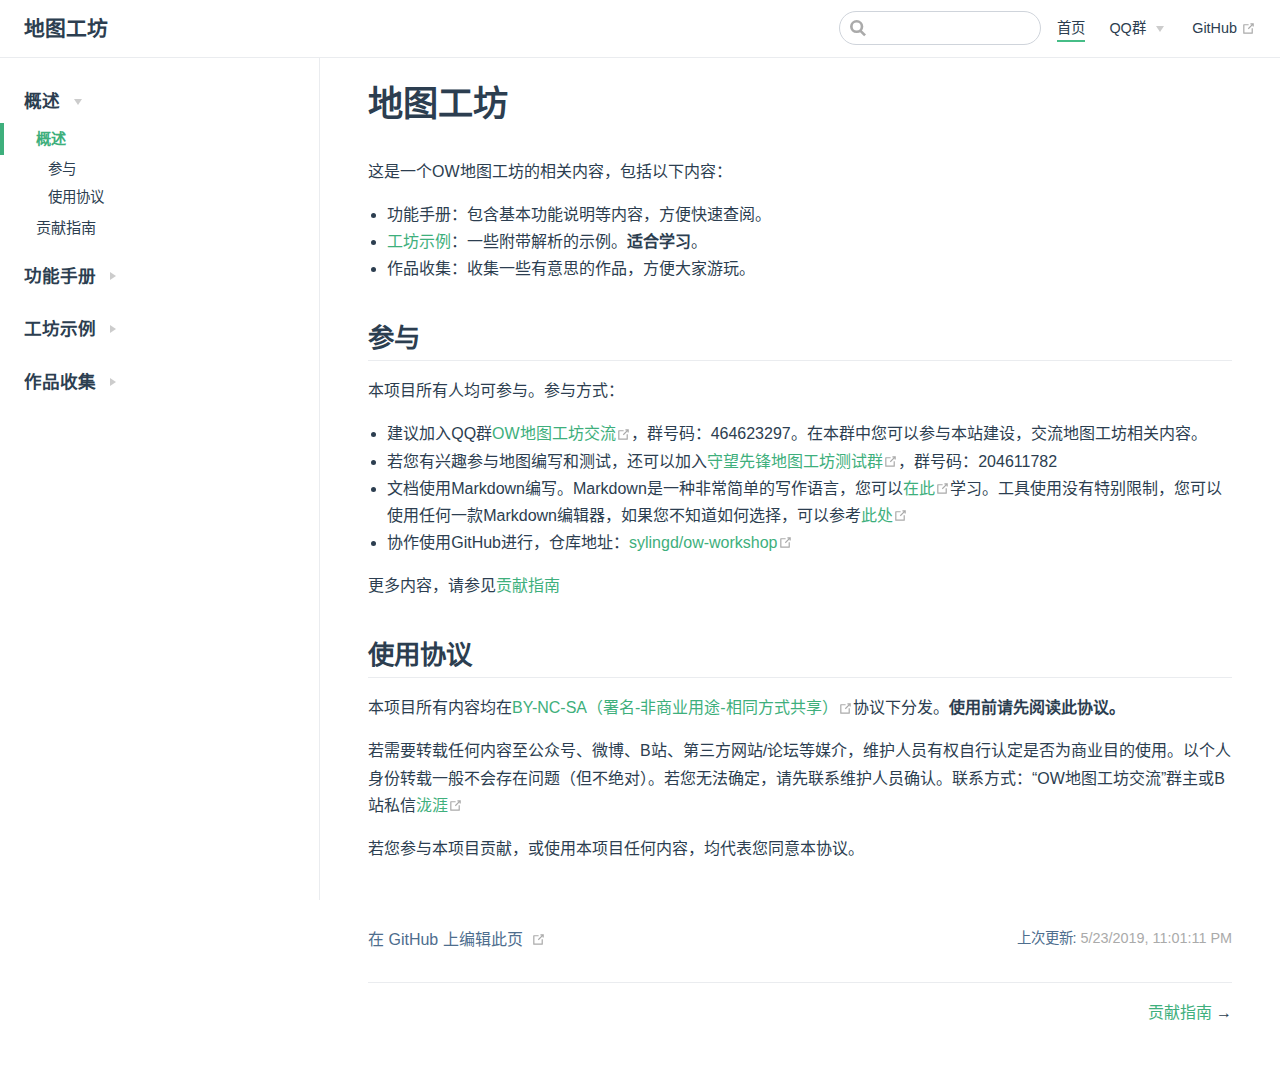
<file: index.html>
<!DOCTYPE html>
<html lang="zh-CN">
  <head>
    <meta charset="utf-8">
    <meta name="viewport" content="width=device-width,initial-scale=1">
    <title>概述 | 地图工坊</title>
    <meta name="description" content="地图工坊">
    
    
    <link rel="preload" href="/assets/css/0.styles.502444c2.css" as="style"><link rel="preload" href="/assets/js/app.e2e1ac13.js" as="script"><link rel="preload" href="/assets/js/2.34c0335e.js" as="script"><link rel="preload" href="/assets/js/5.7d6e56e5.js" as="script"><link rel="prefetch" href="/assets/js/10.fc92c274.js"><link rel="prefetch" href="/assets/js/11.0306ae34.js"><link rel="prefetch" href="/assets/js/12.1814f641.js"><link rel="prefetch" href="/assets/js/13.e3f62960.js"><link rel="prefetch" href="/assets/js/14.94f72ca9.js"><link rel="prefetch" href="/assets/js/15.3cdc0175.js"><link rel="prefetch" href="/assets/js/16.a7b0e282.js"><link rel="prefetch" href="/assets/js/17.680bcf35.js"><link rel="prefetch" href="/assets/js/18.70c67728.js"><link rel="prefetch" href="/assets/js/19.7fa7f58b.js"><link rel="prefetch" href="/assets/js/3.302cf84c.js"><link rel="prefetch" href="/assets/js/4.18e053bf.js"><link rel="prefetch" href="/assets/js/6.b1c3ce9b.js"><link rel="prefetch" href="/assets/js/7.c5765a95.js"><link rel="prefetch" href="/assets/js/8.6058d7ae.js"><link rel="prefetch" href="/assets/js/9.a2af808f.js">
    <link rel="stylesheet" href="/assets/css/0.styles.502444c2.css">
  </head>
  <body>
    <div id="app" data-server-rendered="true"><div class="theme-container"><header class="navbar"><div class="sidebar-button"><svg xmlns="http://www.w3.org/2000/svg" aria-hidden="true" role="img" viewBox="0 0 448 512" class="icon"><path fill="currentColor" d="M436 124H12c-6.627 0-12-5.373-12-12V80c0-6.627 5.373-12 12-12h424c6.627 0 12 5.373 12 12v32c0 6.627-5.373 12-12 12zm0 160H12c-6.627 0-12-5.373-12-12v-32c0-6.627 5.373-12 12-12h424c6.627 0 12 5.373 12 12v32c0 6.627-5.373 12-12 12zm0 160H12c-6.627 0-12-5.373-12-12v-32c0-6.627 5.373-12 12-12h424c6.627 0 12 5.373 12 12v32c0 6.627-5.373 12-12 12z"></path></svg></div> <a href="/" class="home-link router-link-exact-active router-link-active"><!----> <span class="site-name">地图工坊</span></a> <div class="links"><div class="search-box"><input aria-label="Search" autocomplete="off" spellcheck="false" value=""> <!----></div> <nav class="nav-links can-hide"><div class="nav-item"><a href="/" class="nav-link router-link-exact-active router-link-active">首页</a></div><div class="nav-item"><div class="dropdown-wrapper"><a class="dropdown-title"><span class="title">QQ群</span> <span class="arrow right"></span></a> <ul class="nav-dropdown" style="display:none;"><li class="dropdown-item"><!----> <a href="https://jq.qq.com/?_wv=1027&amp;k=5J2QSeu" target="_blank" rel="noopener noreferrer" class="nav-link external">
  交流群
  <svg xmlns="http://www.w3.org/2000/svg" aria-hidden="true" x="0px" y="0px" viewBox="0 0 100 100" width="15" height="15" class="icon outbound"><path fill="currentColor" d="M18.8,85.1h56l0,0c2.2,0,4-1.8,4-4v-32h-8v28h-48v-48h28v-8h-32l0,0c-2.2,0-4,1.8-4,4v56C14.8,83.3,16.6,85.1,18.8,85.1z"></path> <polygon fill="currentColor" points="45.7,48.7 51.3,54.3 77.2,28.5 77.2,37.2 85.2,37.2 85.2,14.9 62.8,14.9 62.8,22.9 71.5,22.9"></polygon></svg></a></li><li class="dropdown-item"><!----> <a href="https://jq.qq.com/?_wv=1027&amp;k=5oGqbYZ" target="_blank" rel="noopener noreferrer" class="nav-link external">
  测试群
  <svg xmlns="http://www.w3.org/2000/svg" aria-hidden="true" x="0px" y="0px" viewBox="0 0 100 100" width="15" height="15" class="icon outbound"><path fill="currentColor" d="M18.8,85.1h56l0,0c2.2,0,4-1.8,4-4v-32h-8v28h-48v-48h28v-8h-32l0,0c-2.2,0-4,1.8-4,4v56C14.8,83.3,16.6,85.1,18.8,85.1z"></path> <polygon fill="currentColor" points="45.7,48.7 51.3,54.3 77.2,28.5 77.2,37.2 85.2,37.2 85.2,14.9 62.8,14.9 62.8,22.9 71.5,22.9"></polygon></svg></a></li></ul></div></div> <a href="https://github.com/sylingd/ow-workshop" target="_blank" rel="noopener noreferrer" class="repo-link">
    GitHub
    <svg xmlns="http://www.w3.org/2000/svg" aria-hidden="true" x="0px" y="0px" viewBox="0 0 100 100" width="15" height="15" class="icon outbound"><path fill="currentColor" d="M18.8,85.1h56l0,0c2.2,0,4-1.8,4-4v-32h-8v28h-48v-48h28v-8h-32l0,0c-2.2,0-4,1.8-4,4v56C14.8,83.3,16.6,85.1,18.8,85.1z"></path> <polygon fill="currentColor" points="45.7,48.7 51.3,54.3 77.2,28.5 77.2,37.2 85.2,37.2 85.2,14.9 62.8,14.9 62.8,22.9 71.5,22.9"></polygon></svg></a></nav></div></header> <div class="sidebar-mask"></div> <aside class="sidebar"><nav class="nav-links"><div class="nav-item"><a href="/" class="nav-link router-link-exact-active router-link-active">首页</a></div><div class="nav-item"><div class="dropdown-wrapper"><a class="dropdown-title"><span class="title">QQ群</span> <span class="arrow right"></span></a> <ul class="nav-dropdown" style="display:none;"><li class="dropdown-item"><!----> <a href="https://jq.qq.com/?_wv=1027&amp;k=5J2QSeu" target="_blank" rel="noopener noreferrer" class="nav-link external">
  交流群
  <svg xmlns="http://www.w3.org/2000/svg" aria-hidden="true" x="0px" y="0px" viewBox="0 0 100 100" width="15" height="15" class="icon outbound"><path fill="currentColor" d="M18.8,85.1h56l0,0c2.2,0,4-1.8,4-4v-32h-8v28h-48v-48h28v-8h-32l0,0c-2.2,0-4,1.8-4,4v56C14.8,83.3,16.6,85.1,18.8,85.1z"></path> <polygon fill="currentColor" points="45.7,48.7 51.3,54.3 77.2,28.5 77.2,37.2 85.2,37.2 85.2,14.9 62.8,14.9 62.8,22.9 71.5,22.9"></polygon></svg></a></li><li class="dropdown-item"><!----> <a href="https://jq.qq.com/?_wv=1027&amp;k=5oGqbYZ" target="_blank" rel="noopener noreferrer" class="nav-link external">
  测试群
  <svg xmlns="http://www.w3.org/2000/svg" aria-hidden="true" x="0px" y="0px" viewBox="0 0 100 100" width="15" height="15" class="icon outbound"><path fill="currentColor" d="M18.8,85.1h56l0,0c2.2,0,4-1.8,4-4v-32h-8v28h-48v-48h28v-8h-32l0,0c-2.2,0-4,1.8-4,4v56C14.8,83.3,16.6,85.1,18.8,85.1z"></path> <polygon fill="currentColor" points="45.7,48.7 51.3,54.3 77.2,28.5 77.2,37.2 85.2,37.2 85.2,14.9 62.8,14.9 62.8,22.9 71.5,22.9"></polygon></svg></a></li></ul></div></div> <a href="https://github.com/sylingd/ow-workshop" target="_blank" rel="noopener noreferrer" class="repo-link">
    GitHub
    <svg xmlns="http://www.w3.org/2000/svg" aria-hidden="true" x="0px" y="0px" viewBox="0 0 100 100" width="15" height="15" class="icon outbound"><path fill="currentColor" d="M18.8,85.1h56l0,0c2.2,0,4-1.8,4-4v-32h-8v28h-48v-48h28v-8h-32l0,0c-2.2,0-4,1.8-4,4v56C14.8,83.3,16.6,85.1,18.8,85.1z"></path> <polygon fill="currentColor" points="45.7,48.7 51.3,54.3 77.2,28.5 77.2,37.2 85.2,37.2 85.2,14.9 62.8,14.9 62.8,22.9 71.5,22.9"></polygon></svg></a></nav>  <ul class="sidebar-links"><li><section class="sidebar-group collapsable depth-0"><p class="sidebar-heading open"><span>概述</span> <span class="arrow down"></span></p> <ul class="sidebar-links sidebar-group-items"><li><a href="/" class="active sidebar-link">概述</a><ul class="sidebar-sub-headers"><li class="sidebar-sub-header"><a href="/#参与" class="sidebar-link">参与</a></li><li class="sidebar-sub-header"><a href="/#使用协议" class="sidebar-link">使用协议</a></li></ul></li><li><a href="/contribution.html" class="sidebar-link">贡献指南</a></li></ul></section></li><li><section class="sidebar-group collapsable depth-0"><p class="sidebar-heading"><span>功能手册</span> <span class="arrow right"></span></p> <!----></section></li><li><section class="sidebar-group collapsable depth-0"><p class="sidebar-heading"><span>工坊示例</span> <span class="arrow right"></span></p> <!----></section></li><li><section class="sidebar-group collapsable depth-0"><p class="sidebar-heading"><span>作品收集</span> <span class="arrow right"></span></p> <!----></section></li></ul> </aside> <main class="page"> <div class="content default"><h1 id="地图工坊"><a href="#地图工坊" aria-hidden="true" class="header-anchor">#</a> 地图工坊</h1> <p>这是一个OW地图工坊的相关内容，包括以下内容：</p> <ul><li>功能手册：包含基本功能说明等内容，方便快速查阅。</li> <li><a href="/demo/">工坊示例</a>：一些附带解析的示例。<strong>适合学习</strong>。</li> <li>作品收集：收集一些有意思的作品，方便大家游玩。</li></ul> <h2 id="参与"><a href="#参与" aria-hidden="true" class="header-anchor">#</a> 参与</h2> <p>本项目所有人均可参与。参与方式：</p> <ul><li>建议加入QQ群<a href="https://jq.qq.com/?_wv=1027&amp;k=5J2QSeu" target="_blank" rel="noopener noreferrer">OW地图工坊交流<svg xmlns="http://www.w3.org/2000/svg" aria-hidden="true" x="0px" y="0px" viewBox="0 0 100 100" width="15" height="15" class="icon outbound"><path fill="currentColor" d="M18.8,85.1h56l0,0c2.2,0,4-1.8,4-4v-32h-8v28h-48v-48h28v-8h-32l0,0c-2.2,0-4,1.8-4,4v56C14.8,83.3,16.6,85.1,18.8,85.1z"></path> <polygon fill="currentColor" points="45.7,48.7 51.3,54.3 77.2,28.5 77.2,37.2 85.2,37.2 85.2,14.9 62.8,14.9 62.8,22.9 71.5,22.9"></polygon></svg></a>，群号码：464623297。在本群中您可以参与本站建设，交流地图工坊相关内容。</li> <li>若您有兴趣参与地图编写和测试，还可以加入<a href="https://jq.qq.com/?_wv=1027&amp;k=5oGqbYZ" target="_blank" rel="noopener noreferrer">守望先锋地图工坊测试群<svg xmlns="http://www.w3.org/2000/svg" aria-hidden="true" x="0px" y="0px" viewBox="0 0 100 100" width="15" height="15" class="icon outbound"><path fill="currentColor" d="M18.8,85.1h56l0,0c2.2,0,4-1.8,4-4v-32h-8v28h-48v-48h28v-8h-32l0,0c-2.2,0-4,1.8-4,4v56C14.8,83.3,16.6,85.1,18.8,85.1z"></path> <polygon fill="currentColor" points="45.7,48.7 51.3,54.3 77.2,28.5 77.2,37.2 85.2,37.2 85.2,14.9 62.8,14.9 62.8,22.9 71.5,22.9"></polygon></svg></a>，群号码：204611782</li> <li>文档使用Markdown编写。Markdown是一种非常简单的写作语言，您可以<a href="https://www.jianshu.com/p/191d1e21f7ed" target="_blank" rel="noopener noreferrer">在此<svg xmlns="http://www.w3.org/2000/svg" aria-hidden="true" x="0px" y="0px" viewBox="0 0 100 100" width="15" height="15" class="icon outbound"><path fill="currentColor" d="M18.8,85.1h56l0,0c2.2,0,4-1.8,4-4v-32h-8v28h-48v-48h28v-8h-32l0,0c-2.2,0-4,1.8-4,4v56C14.8,83.3,16.6,85.1,18.8,85.1z"></path> <polygon fill="currentColor" points="45.7,48.7 51.3,54.3 77.2,28.5 77.2,37.2 85.2,37.2 85.2,14.9 62.8,14.9 62.8,22.9 71.5,22.9"></polygon></svg></a>学习。工具使用没有特别限制，您可以使用任何一款Markdown编辑器，如果您不知道如何选择，可以参考<a href="https://www.zhihu.com/question/19637157" target="_blank" rel="noopener noreferrer">此处<svg xmlns="http://www.w3.org/2000/svg" aria-hidden="true" x="0px" y="0px" viewBox="0 0 100 100" width="15" height="15" class="icon outbound"><path fill="currentColor" d="M18.8,85.1h56l0,0c2.2,0,4-1.8,4-4v-32h-8v28h-48v-48h28v-8h-32l0,0c-2.2,0-4,1.8-4,4v56C14.8,83.3,16.6,85.1,18.8,85.1z"></path> <polygon fill="currentColor" points="45.7,48.7 51.3,54.3 77.2,28.5 77.2,37.2 85.2,37.2 85.2,14.9 62.8,14.9 62.8,22.9 71.5,22.9"></polygon></svg></a></li> <li>协作使用GitHub进行，仓库地址：<a href="https://github.com/sylingd/ow-workshop" target="_blank" rel="noopener noreferrer">sylingd/ow-workshop<svg xmlns="http://www.w3.org/2000/svg" aria-hidden="true" x="0px" y="0px" viewBox="0 0 100 100" width="15" height="15" class="icon outbound"><path fill="currentColor" d="M18.8,85.1h56l0,0c2.2,0,4-1.8,4-4v-32h-8v28h-48v-48h28v-8h-32l0,0c-2.2,0-4,1.8-4,4v56C14.8,83.3,16.6,85.1,18.8,85.1z"></path> <polygon fill="currentColor" points="45.7,48.7 51.3,54.3 77.2,28.5 77.2,37.2 85.2,37.2 85.2,14.9 62.8,14.9 62.8,22.9 71.5,22.9"></polygon></svg></a></li></ul> <p>更多内容，请参见<a href="/contribution.html">贡献指南</a></p> <h2 id="使用协议"><a href="#使用协议" aria-hidden="true" class="header-anchor">#</a> 使用协议</h2> <p>本项目所有内容均在<a href="https://creativecommons.org/licenses/by-nc-sa/4.0/deed.zh" target="_blank" rel="noopener noreferrer">BY-NC-SA（署名-非商业用途-相同方式共享）<svg xmlns="http://www.w3.org/2000/svg" aria-hidden="true" x="0px" y="0px" viewBox="0 0 100 100" width="15" height="15" class="icon outbound"><path fill="currentColor" d="M18.8,85.1h56l0,0c2.2,0,4-1.8,4-4v-32h-8v28h-48v-48h28v-8h-32l0,0c-2.2,0-4,1.8-4,4v56C14.8,83.3,16.6,85.1,18.8,85.1z"></path> <polygon fill="currentColor" points="45.7,48.7 51.3,54.3 77.2,28.5 77.2,37.2 85.2,37.2 85.2,14.9 62.8,14.9 62.8,22.9 71.5,22.9"></polygon></svg></a>协议下分发。<strong>使用前请先阅读此协议。</strong></p> <p>若需要转载任何内容至公众号、微博、B站、第三方网站/论坛等媒介，维护人员有权自行认定是否为商业目的使用。以个人身份转载一般不会存在问题（但不绝对）。若您无法确定，请先联系维护人员确认。联系方式：“OW地图工坊交流”群主或B站私信<a href="https://space.bilibili.com/2002598" target="_blank" rel="noopener noreferrer">泷涯<svg xmlns="http://www.w3.org/2000/svg" aria-hidden="true" x="0px" y="0px" viewBox="0 0 100 100" width="15" height="15" class="icon outbound"><path fill="currentColor" d="M18.8,85.1h56l0,0c2.2,0,4-1.8,4-4v-32h-8v28h-48v-48h28v-8h-32l0,0c-2.2,0-4,1.8-4,4v56C14.8,83.3,16.6,85.1,18.8,85.1z"></path> <polygon fill="currentColor" points="45.7,48.7 51.3,54.3 77.2,28.5 77.2,37.2 85.2,37.2 85.2,14.9 62.8,14.9 62.8,22.9 71.5,22.9"></polygon></svg></a></p> <p>若您参与本项目贡献，或使用本项目任何内容，均代表您同意本协议。</p></div> <footer class="page-edit"><div class="edit-link"><a href="https://github.com/sylingd/ow-workshop/edit/master/README.md" target="_blank" rel="noopener noreferrer">在 GitHub 上编辑此页</a> <svg xmlns="http://www.w3.org/2000/svg" aria-hidden="true" x="0px" y="0px" viewBox="0 0 100 100" width="15" height="15" class="icon outbound"><path fill="currentColor" d="M18.8,85.1h56l0,0c2.2,0,4-1.8,4-4v-32h-8v28h-48v-48h28v-8h-32l0,0c-2.2,0-4,1.8-4,4v56C14.8,83.3,16.6,85.1,18.8,85.1z"></path> <polygon fill="currentColor" points="45.7,48.7 51.3,54.3 77.2,28.5 77.2,37.2 85.2,37.2 85.2,14.9 62.8,14.9 62.8,22.9 71.5,22.9"></polygon></svg></div> <div class="last-updated"><span class="prefix">上次更新: </span> <span class="time">5/23/2019, 11:01:11 PM</span></div></footer> <div class="page-nav"><p class="inner"><!----> <span class="next"><a href="/contribution.html">
          贡献指南
        </a>
        →
      </span></p></div> </main></div><div class="global-ui"><!----></div></div>
    <script src="/assets/js/app.e2e1ac13.js" defer></script><script src="/assets/js/2.34c0335e.js" defer></script><script src="/assets/js/5.7d6e56e5.js" defer></script>
  </body>
</html>
</file>
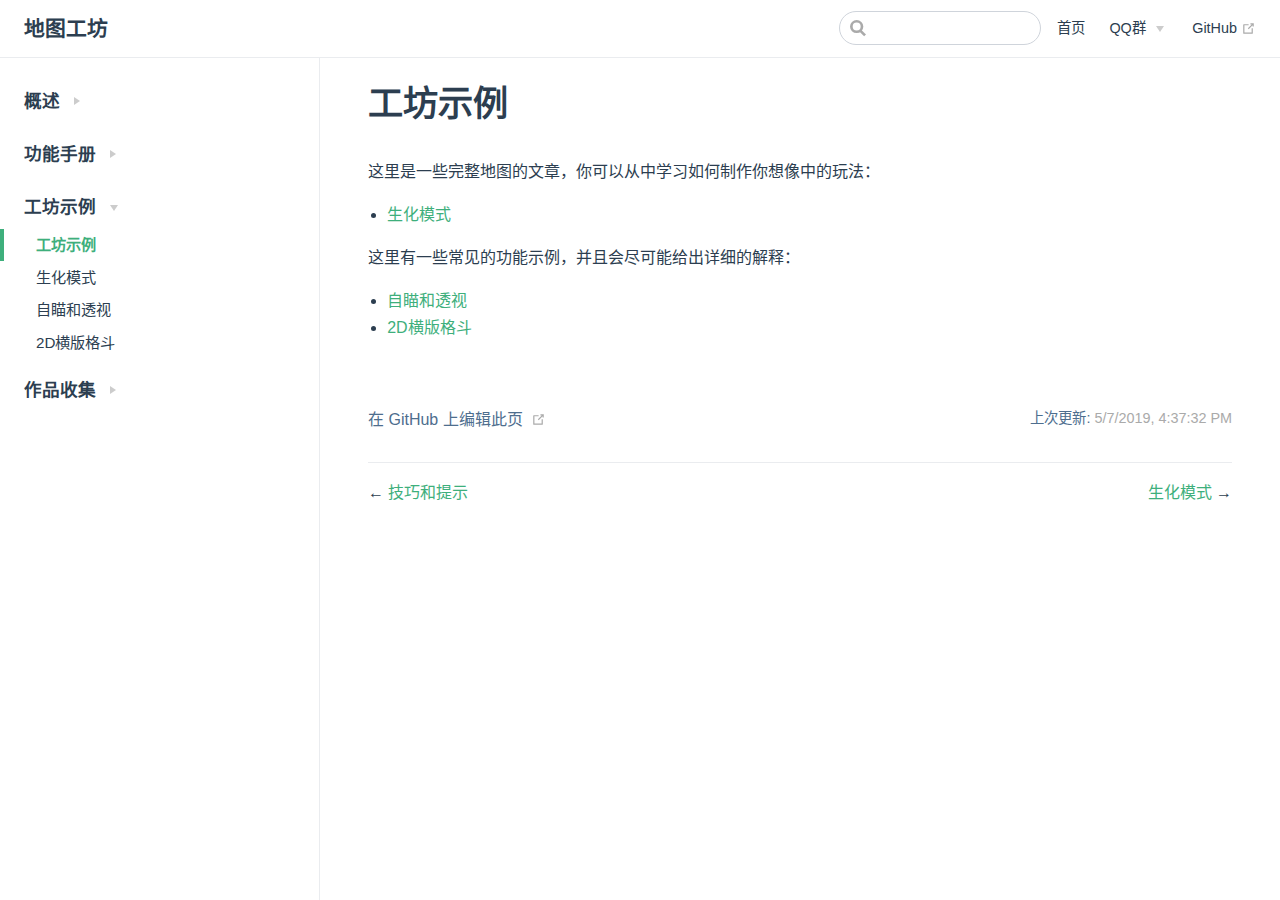
<file: demo/index.html>
<!DOCTYPE html>
<html lang="zh-CN">
  <head>
    <meta charset="utf-8">
    <meta name="viewport" content="width=device-width,initial-scale=1">
    <title>工坊示例 | 地图工坊</title>
    <meta name="description" content="地图工坊">
    
    
    <link rel="preload" href="/assets/css/0.styles.502444c2.css" as="style"><link rel="preload" href="/assets/js/app.e2e1ac13.js" as="script"><link rel="preload" href="/assets/js/2.34c0335e.js" as="script"><link rel="preload" href="/assets/js/8.6058d7ae.js" as="script"><link rel="prefetch" href="/assets/js/10.fc92c274.js"><link rel="prefetch" href="/assets/js/11.0306ae34.js"><link rel="prefetch" href="/assets/js/12.1814f641.js"><link rel="prefetch" href="/assets/js/13.e3f62960.js"><link rel="prefetch" href="/assets/js/14.94f72ca9.js"><link rel="prefetch" href="/assets/js/15.3cdc0175.js"><link rel="prefetch" href="/assets/js/16.a7b0e282.js"><link rel="prefetch" href="/assets/js/17.680bcf35.js"><link rel="prefetch" href="/assets/js/18.70c67728.js"><link rel="prefetch" href="/assets/js/19.7fa7f58b.js"><link rel="prefetch" href="/assets/js/3.302cf84c.js"><link rel="prefetch" href="/assets/js/4.18e053bf.js"><link rel="prefetch" href="/assets/js/5.7d6e56e5.js"><link rel="prefetch" href="/assets/js/6.b1c3ce9b.js"><link rel="prefetch" href="/assets/js/7.c5765a95.js"><link rel="prefetch" href="/assets/js/9.a2af808f.js">
    <link rel="stylesheet" href="/assets/css/0.styles.502444c2.css">
  </head>
  <body>
    <div id="app" data-server-rendered="true"><div class="theme-container"><header class="navbar"><div class="sidebar-button"><svg xmlns="http://www.w3.org/2000/svg" aria-hidden="true" role="img" viewBox="0 0 448 512" class="icon"><path fill="currentColor" d="M436 124H12c-6.627 0-12-5.373-12-12V80c0-6.627 5.373-12 12-12h424c6.627 0 12 5.373 12 12v32c0 6.627-5.373 12-12 12zm0 160H12c-6.627 0-12-5.373-12-12v-32c0-6.627 5.373-12 12-12h424c6.627 0 12 5.373 12 12v32c0 6.627-5.373 12-12 12zm0 160H12c-6.627 0-12-5.373-12-12v-32c0-6.627 5.373-12 12-12h424c6.627 0 12 5.373 12 12v32c0 6.627-5.373 12-12 12z"></path></svg></div> <a href="/" class="home-link router-link-active"><!----> <span class="site-name">地图工坊</span></a> <div class="links"><div class="search-box"><input aria-label="Search" autocomplete="off" spellcheck="false" value=""> <!----></div> <nav class="nav-links can-hide"><div class="nav-item"><a href="/" class="nav-link">首页</a></div><div class="nav-item"><div class="dropdown-wrapper"><a class="dropdown-title"><span class="title">QQ群</span> <span class="arrow right"></span></a> <ul class="nav-dropdown" style="display:none;"><li class="dropdown-item"><!----> <a href="https://jq.qq.com/?_wv=1027&amp;k=5J2QSeu" target="_blank" rel="noopener noreferrer" class="nav-link external">
  交流群
  <svg xmlns="http://www.w3.org/2000/svg" aria-hidden="true" x="0px" y="0px" viewBox="0 0 100 100" width="15" height="15" class="icon outbound"><path fill="currentColor" d="M18.8,85.1h56l0,0c2.2,0,4-1.8,4-4v-32h-8v28h-48v-48h28v-8h-32l0,0c-2.2,0-4,1.8-4,4v56C14.8,83.3,16.6,85.1,18.8,85.1z"></path> <polygon fill="currentColor" points="45.7,48.7 51.3,54.3 77.2,28.5 77.2,37.2 85.2,37.2 85.2,14.9 62.8,14.9 62.8,22.9 71.5,22.9"></polygon></svg></a></li><li class="dropdown-item"><!----> <a href="https://jq.qq.com/?_wv=1027&amp;k=5oGqbYZ" target="_blank" rel="noopener noreferrer" class="nav-link external">
  测试群
  <svg xmlns="http://www.w3.org/2000/svg" aria-hidden="true" x="0px" y="0px" viewBox="0 0 100 100" width="15" height="15" class="icon outbound"><path fill="currentColor" d="M18.8,85.1h56l0,0c2.2,0,4-1.8,4-4v-32h-8v28h-48v-48h28v-8h-32l0,0c-2.2,0-4,1.8-4,4v56C14.8,83.3,16.6,85.1,18.8,85.1z"></path> <polygon fill="currentColor" points="45.7,48.7 51.3,54.3 77.2,28.5 77.2,37.2 85.2,37.2 85.2,14.9 62.8,14.9 62.8,22.9 71.5,22.9"></polygon></svg></a></li></ul></div></div> <a href="https://github.com/sylingd/ow-workshop" target="_blank" rel="noopener noreferrer" class="repo-link">
    GitHub
    <svg xmlns="http://www.w3.org/2000/svg" aria-hidden="true" x="0px" y="0px" viewBox="0 0 100 100" width="15" height="15" class="icon outbound"><path fill="currentColor" d="M18.8,85.1h56l0,0c2.2,0,4-1.8,4-4v-32h-8v28h-48v-48h28v-8h-32l0,0c-2.2,0-4,1.8-4,4v56C14.8,83.3,16.6,85.1,18.8,85.1z"></path> <polygon fill="currentColor" points="45.7,48.7 51.3,54.3 77.2,28.5 77.2,37.2 85.2,37.2 85.2,14.9 62.8,14.9 62.8,22.9 71.5,22.9"></polygon></svg></a></nav></div></header> <div class="sidebar-mask"></div> <aside class="sidebar"><nav class="nav-links"><div class="nav-item"><a href="/" class="nav-link">首页</a></div><div class="nav-item"><div class="dropdown-wrapper"><a class="dropdown-title"><span class="title">QQ群</span> <span class="arrow right"></span></a> <ul class="nav-dropdown" style="display:none;"><li class="dropdown-item"><!----> <a href="https://jq.qq.com/?_wv=1027&amp;k=5J2QSeu" target="_blank" rel="noopener noreferrer" class="nav-link external">
  交流群
  <svg xmlns="http://www.w3.org/2000/svg" aria-hidden="true" x="0px" y="0px" viewBox="0 0 100 100" width="15" height="15" class="icon outbound"><path fill="currentColor" d="M18.8,85.1h56l0,0c2.2,0,4-1.8,4-4v-32h-8v28h-48v-48h28v-8h-32l0,0c-2.2,0-4,1.8-4,4v56C14.8,83.3,16.6,85.1,18.8,85.1z"></path> <polygon fill="currentColor" points="45.7,48.7 51.3,54.3 77.2,28.5 77.2,37.2 85.2,37.2 85.2,14.9 62.8,14.9 62.8,22.9 71.5,22.9"></polygon></svg></a></li><li class="dropdown-item"><!----> <a href="https://jq.qq.com/?_wv=1027&amp;k=5oGqbYZ" target="_blank" rel="noopener noreferrer" class="nav-link external">
  测试群
  <svg xmlns="http://www.w3.org/2000/svg" aria-hidden="true" x="0px" y="0px" viewBox="0 0 100 100" width="15" height="15" class="icon outbound"><path fill="currentColor" d="M18.8,85.1h56l0,0c2.2,0,4-1.8,4-4v-32h-8v28h-48v-48h28v-8h-32l0,0c-2.2,0-4,1.8-4,4v56C14.8,83.3,16.6,85.1,18.8,85.1z"></path> <polygon fill="currentColor" points="45.7,48.7 51.3,54.3 77.2,28.5 77.2,37.2 85.2,37.2 85.2,14.9 62.8,14.9 62.8,22.9 71.5,22.9"></polygon></svg></a></li></ul></div></div> <a href="https://github.com/sylingd/ow-workshop" target="_blank" rel="noopener noreferrer" class="repo-link">
    GitHub
    <svg xmlns="http://www.w3.org/2000/svg" aria-hidden="true" x="0px" y="0px" viewBox="0 0 100 100" width="15" height="15" class="icon outbound"><path fill="currentColor" d="M18.8,85.1h56l0,0c2.2,0,4-1.8,4-4v-32h-8v28h-48v-48h28v-8h-32l0,0c-2.2,0-4,1.8-4,4v56C14.8,83.3,16.6,85.1,18.8,85.1z"></path> <polygon fill="currentColor" points="45.7,48.7 51.3,54.3 77.2,28.5 77.2,37.2 85.2,37.2 85.2,14.9 62.8,14.9 62.8,22.9 71.5,22.9"></polygon></svg></a></nav>  <ul class="sidebar-links"><li><section class="sidebar-group collapsable depth-0"><p class="sidebar-heading"><span>概述</span> <span class="arrow right"></span></p> <!----></section></li><li><section class="sidebar-group collapsable depth-0"><p class="sidebar-heading"><span>功能手册</span> <span class="arrow right"></span></p> <!----></section></li><li><section class="sidebar-group collapsable depth-0"><p class="sidebar-heading open"><span>工坊示例</span> <span class="arrow down"></span></p> <ul class="sidebar-links sidebar-group-items"><li><a href="/demo/" class="active sidebar-link">工坊示例</a></li><li><a href="/demo/mutation.html" class="sidebar-link">生化模式</a></li><li><a href="/demo/aiming_and_perspective.html" class="sidebar-link">自瞄和透视</a></li><li><a href="/demo/2d.html" class="sidebar-link">2D横版格斗</a></li></ul></section></li><li><section class="sidebar-group collapsable depth-0"><p class="sidebar-heading"><span>作品收集</span> <span class="arrow right"></span></p> <!----></section></li></ul> </aside> <main class="page"> <div class="content default"><h1 id="工坊示例"><a href="#工坊示例" aria-hidden="true" class="header-anchor">#</a> 工坊示例</h1> <p>这里是一些完整地图的文章，你可以从中学习如何制作你想像中的玩法：</p> <ul><li><a href="/demo/mutation.html">生化模式</a></li></ul> <p>这里有一些常见的功能示例，并且会尽可能给出详细的解释：</p> <ul><li><a href="/demo/aiming_and_perspective.html">自瞄和透视</a></li> <li><a href="/demo/2d.html">2D横版格斗</a></li></ul></div> <footer class="page-edit"><div class="edit-link"><a href="https://github.com/sylingd/ow-workshop/edit/master/demo/README.md" target="_blank" rel="noopener noreferrer">在 GitHub 上编辑此页</a> <svg xmlns="http://www.w3.org/2000/svg" aria-hidden="true" x="0px" y="0px" viewBox="0 0 100 100" width="15" height="15" class="icon outbound"><path fill="currentColor" d="M18.8,85.1h56l0,0c2.2,0,4-1.8,4-4v-32h-8v28h-48v-48h28v-8h-32l0,0c-2.2,0-4,1.8-4,4v56C14.8,83.3,16.6,85.1,18.8,85.1z"></path> <polygon fill="currentColor" points="45.7,48.7 51.3,54.3 77.2,28.5 77.2,37.2 85.2,37.2 85.2,14.9 62.8,14.9 62.8,22.9 71.5,22.9"></polygon></svg></div> <div class="last-updated"><span class="prefix">上次更新: </span> <span class="time">5/7/2019, 4:37:32 PM</span></div></footer> <div class="page-nav"><p class="inner"><span class="prev">
        ←
        <a href="/manual/tips.html" class="prev">
          技巧和提示
        </a></span> <span class="next"><a href="/demo/mutation.html">
          生化模式
        </a>
        →
      </span></p></div> </main></div><div class="global-ui"><!----></div></div>
    <script src="/assets/js/app.e2e1ac13.js" defer></script><script src="/assets/js/2.34c0335e.js" defer></script><script src="/assets/js/8.6058d7ae.js" defer></script>
  </body>
</html>
</file>
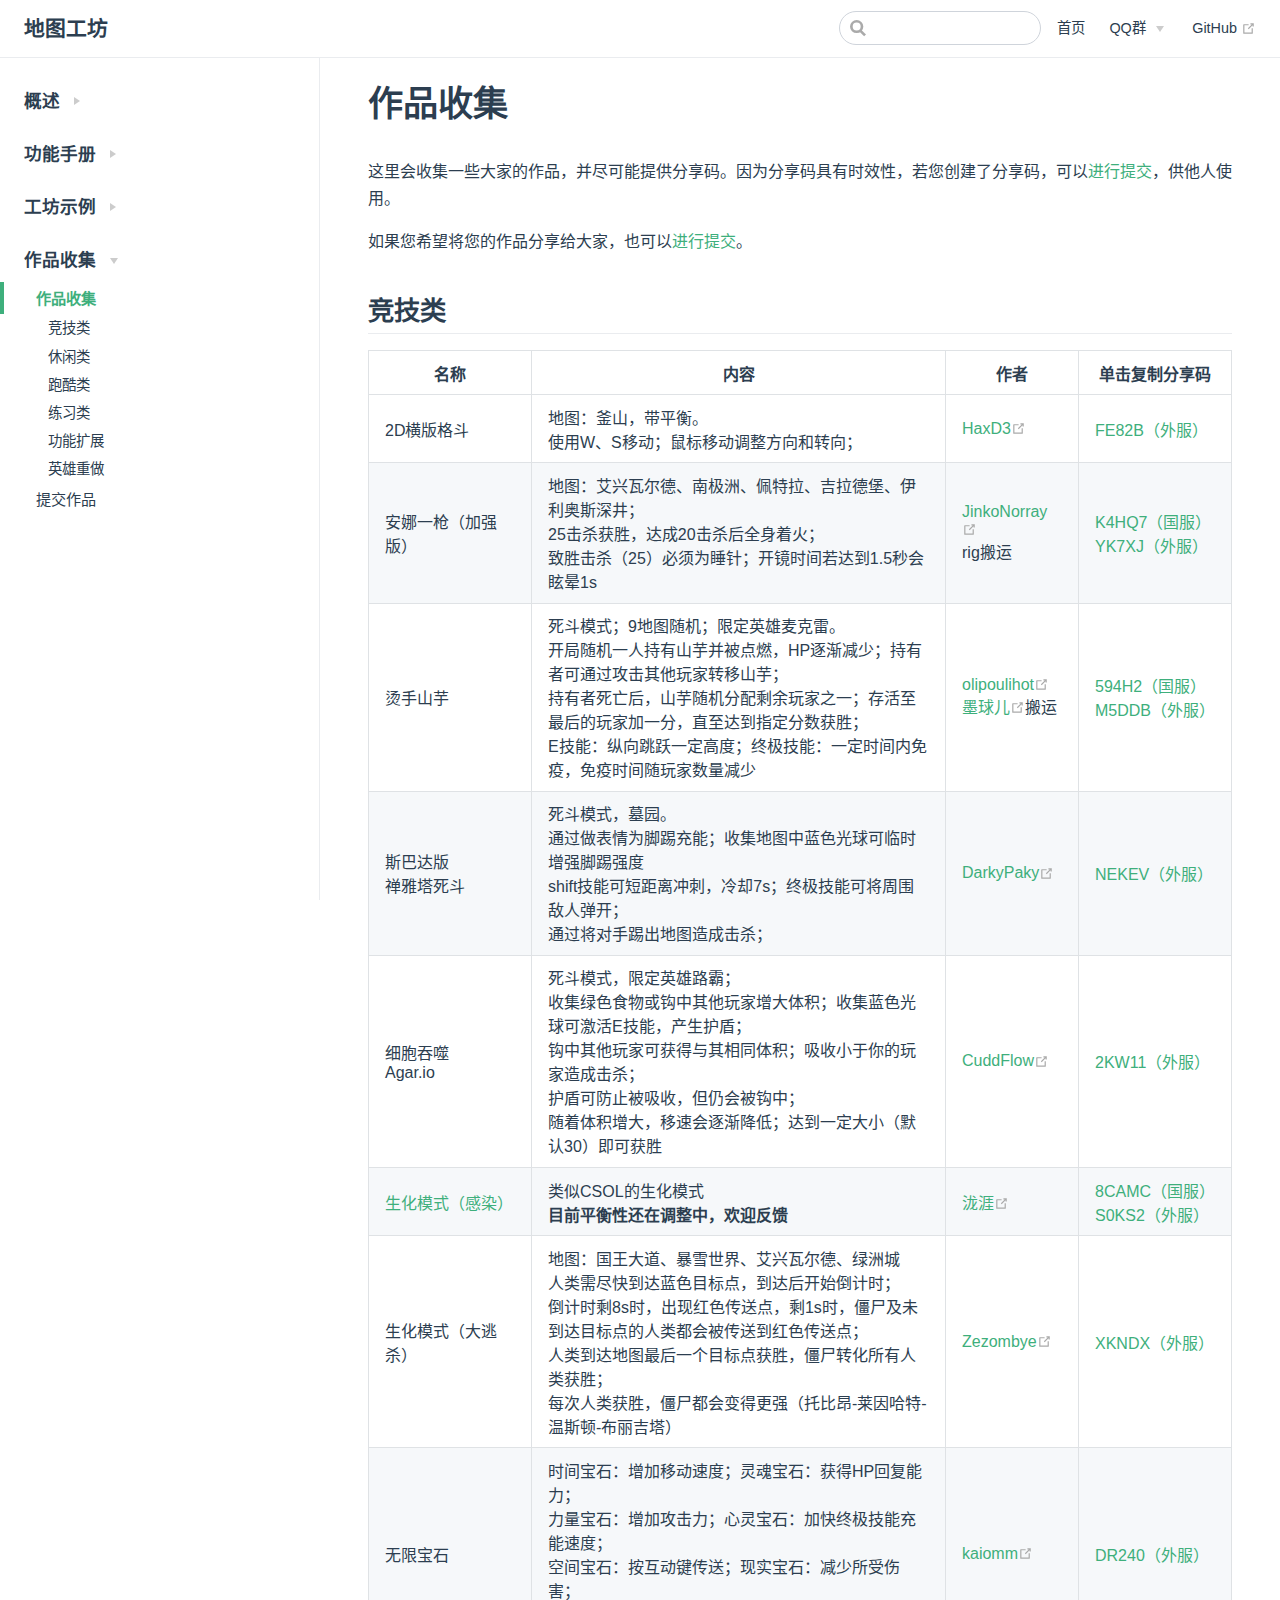
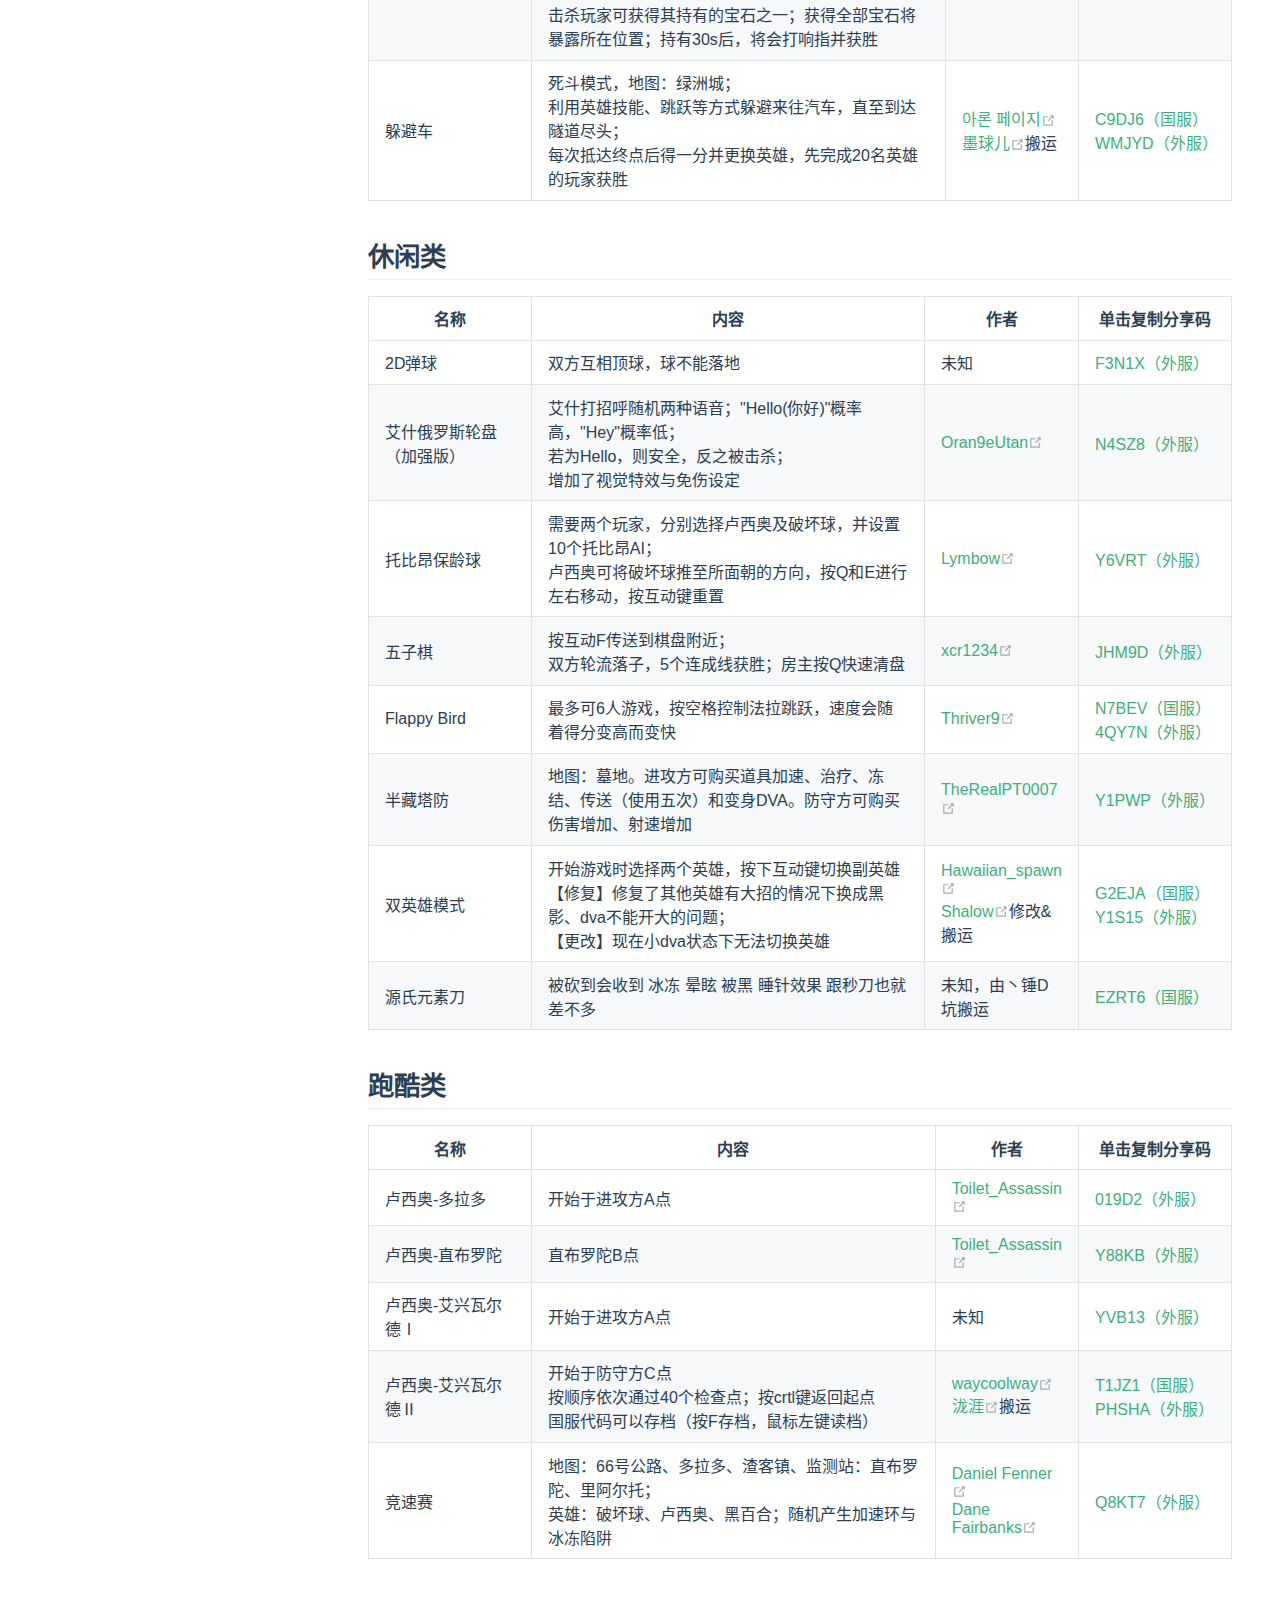
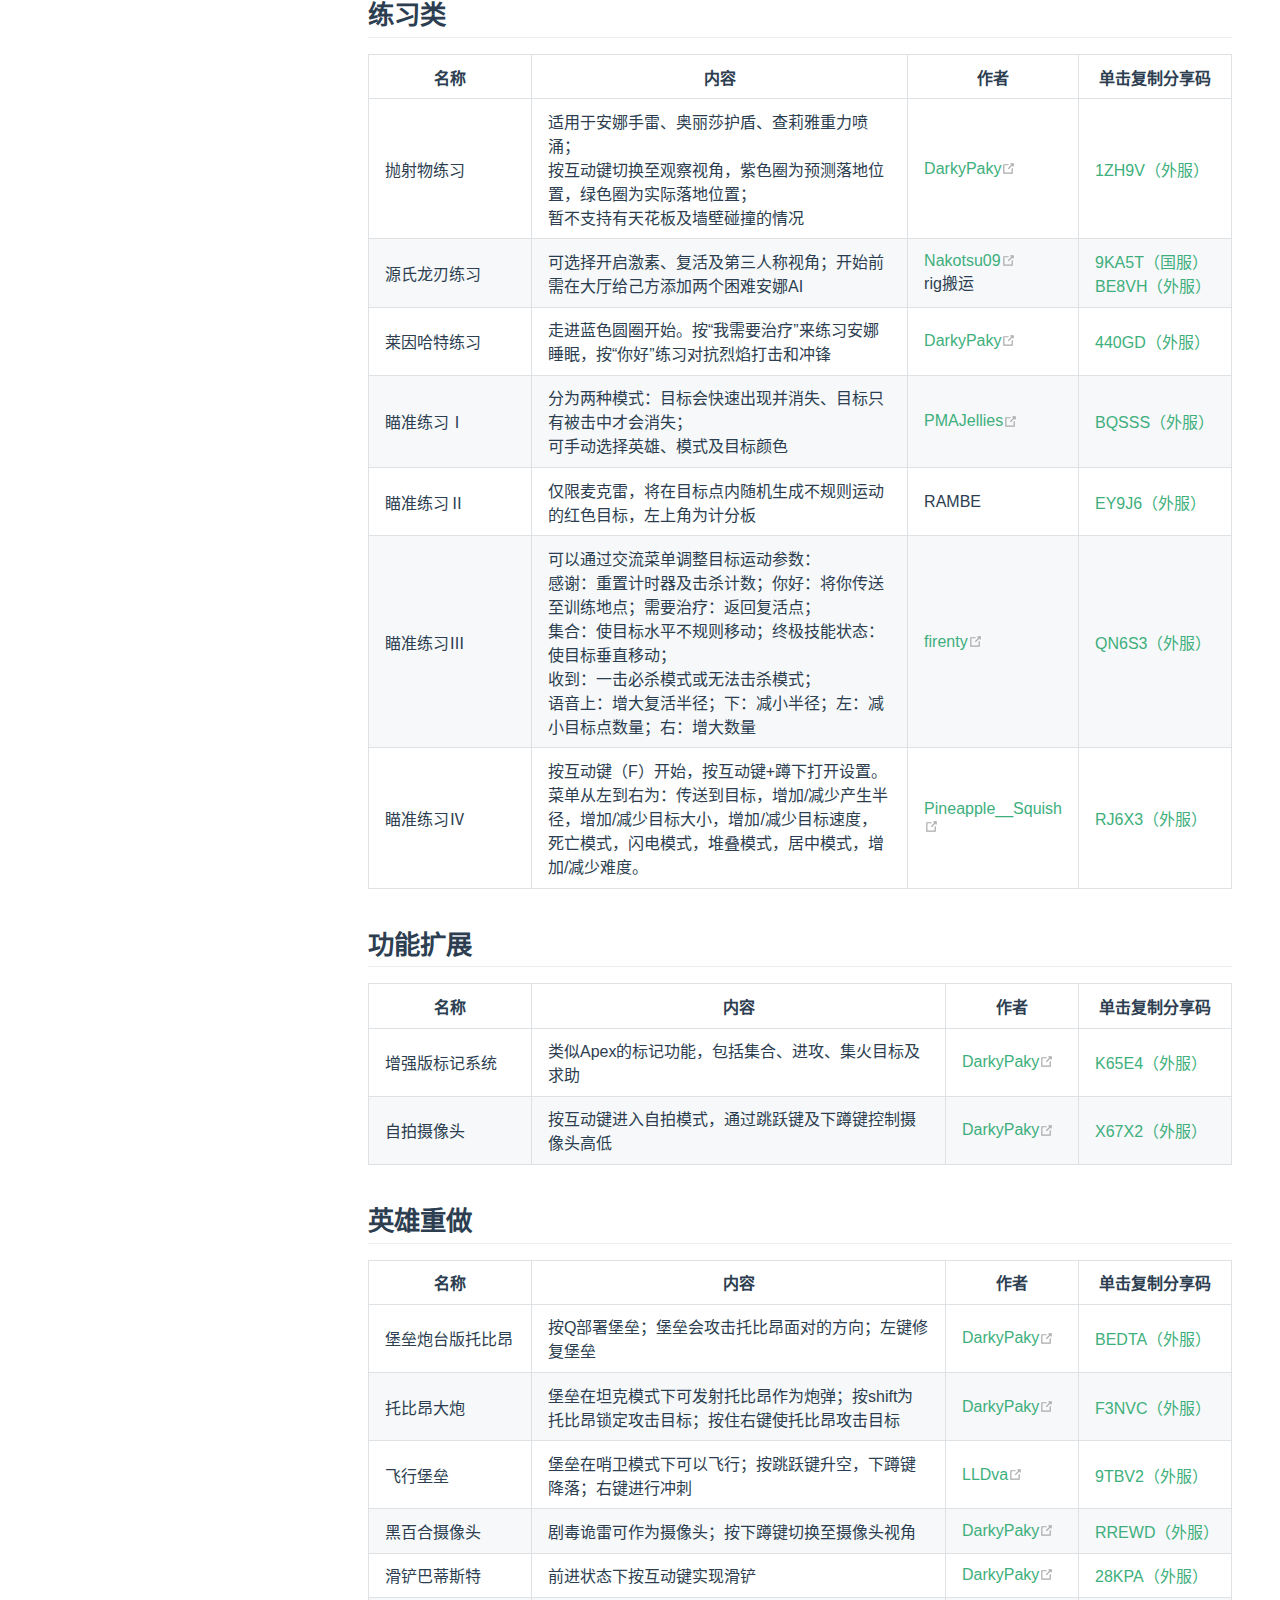
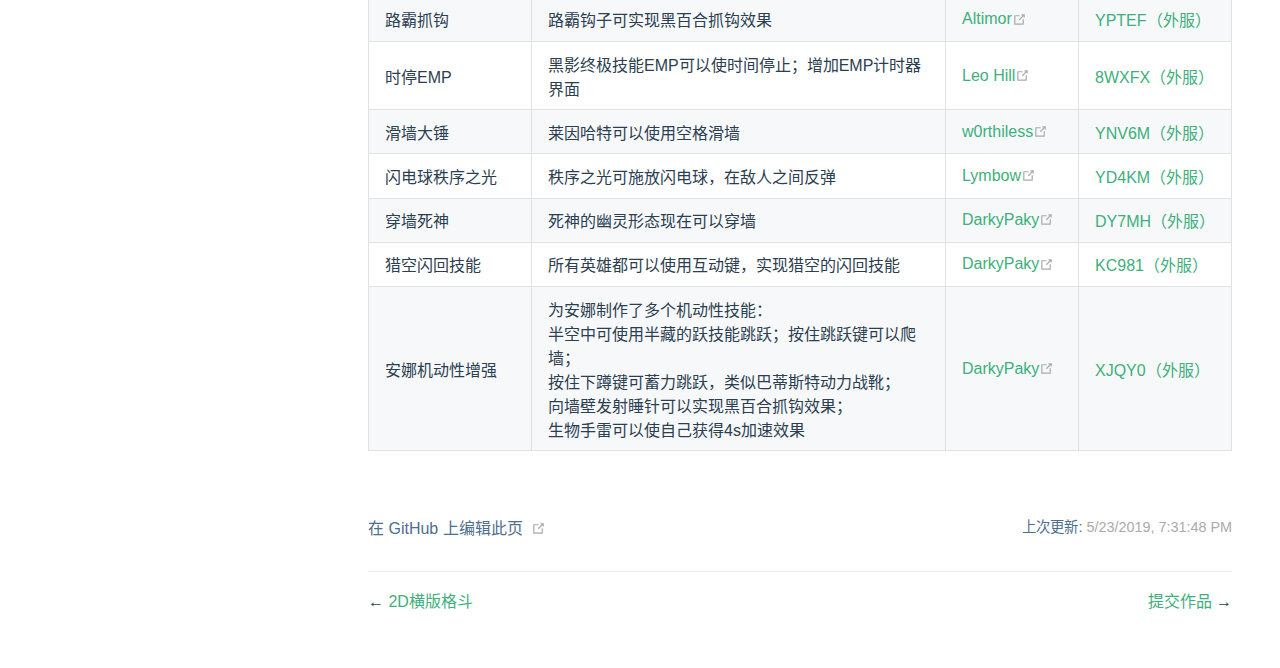
<file: works/index.html>
<!DOCTYPE html>
<html lang="zh-CN">
  <head>
    <meta charset="utf-8">
    <meta name="viewport" content="width=device-width,initial-scale=1">
    <title>作品收集 | 地图工坊</title>
    <meta name="description" content="地图工坊">
    
    
    <link rel="preload" href="/assets/css/0.styles.502444c2.css" as="style"><link rel="preload" href="/assets/js/app.e2e1ac13.js" as="script"><link rel="preload" href="/assets/js/2.34c0335e.js" as="script"><link rel="preload" href="/assets/js/16.a7b0e282.js" as="script"><link rel="prefetch" href="/assets/js/10.fc92c274.js"><link rel="prefetch" href="/assets/js/11.0306ae34.js"><link rel="prefetch" href="/assets/js/12.1814f641.js"><link rel="prefetch" href="/assets/js/13.e3f62960.js"><link rel="prefetch" href="/assets/js/14.94f72ca9.js"><link rel="prefetch" href="/assets/js/15.3cdc0175.js"><link rel="prefetch" href="/assets/js/17.680bcf35.js"><link rel="prefetch" href="/assets/js/18.70c67728.js"><link rel="prefetch" href="/assets/js/19.7fa7f58b.js"><link rel="prefetch" href="/assets/js/3.302cf84c.js"><link rel="prefetch" href="/assets/js/4.18e053bf.js"><link rel="prefetch" href="/assets/js/5.7d6e56e5.js"><link rel="prefetch" href="/assets/js/6.b1c3ce9b.js"><link rel="prefetch" href="/assets/js/7.c5765a95.js"><link rel="prefetch" href="/assets/js/8.6058d7ae.js"><link rel="prefetch" href="/assets/js/9.a2af808f.js">
    <link rel="stylesheet" href="/assets/css/0.styles.502444c2.css">
  </head>
  <body>
    <div id="app" data-server-rendered="true"><div class="theme-container page-works"><header class="navbar"><div class="sidebar-button"><svg xmlns="http://www.w3.org/2000/svg" aria-hidden="true" role="img" viewBox="0 0 448 512" class="icon"><path fill="currentColor" d="M436 124H12c-6.627 0-12-5.373-12-12V80c0-6.627 5.373-12 12-12h424c6.627 0 12 5.373 12 12v32c0 6.627-5.373 12-12 12zm0 160H12c-6.627 0-12-5.373-12-12v-32c0-6.627 5.373-12 12-12h424c6.627 0 12 5.373 12 12v32c0 6.627-5.373 12-12 12zm0 160H12c-6.627 0-12-5.373-12-12v-32c0-6.627 5.373-12 12-12h424c6.627 0 12 5.373 12 12v32c0 6.627-5.373 12-12 12z"></path></svg></div> <a href="/" class="home-link router-link-active"><!----> <span class="site-name">地图工坊</span></a> <div class="links"><div class="search-box"><input aria-label="Search" autocomplete="off" spellcheck="false" value=""> <!----></div> <nav class="nav-links can-hide"><div class="nav-item"><a href="/" class="nav-link">首页</a></div><div class="nav-item"><div class="dropdown-wrapper"><a class="dropdown-title"><span class="title">QQ群</span> <span class="arrow right"></span></a> <ul class="nav-dropdown" style="display:none;"><li class="dropdown-item"><!----> <a href="https://jq.qq.com/?_wv=1027&amp;k=5J2QSeu" target="_blank" rel="noopener noreferrer" class="nav-link external">
  交流群
  <svg xmlns="http://www.w3.org/2000/svg" aria-hidden="true" x="0px" y="0px" viewBox="0 0 100 100" width="15" height="15" class="icon outbound"><path fill="currentColor" d="M18.8,85.1h56l0,0c2.2,0,4-1.8,4-4v-32h-8v28h-48v-48h28v-8h-32l0,0c-2.2,0-4,1.8-4,4v56C14.8,83.3,16.6,85.1,18.8,85.1z"></path> <polygon fill="currentColor" points="45.7,48.7 51.3,54.3 77.2,28.5 77.2,37.2 85.2,37.2 85.2,14.9 62.8,14.9 62.8,22.9 71.5,22.9"></polygon></svg></a></li><li class="dropdown-item"><!----> <a href="https://jq.qq.com/?_wv=1027&amp;k=5oGqbYZ" target="_blank" rel="noopener noreferrer" class="nav-link external">
  测试群
  <svg xmlns="http://www.w3.org/2000/svg" aria-hidden="true" x="0px" y="0px" viewBox="0 0 100 100" width="15" height="15" class="icon outbound"><path fill="currentColor" d="M18.8,85.1h56l0,0c2.2,0,4-1.8,4-4v-32h-8v28h-48v-48h28v-8h-32l0,0c-2.2,0-4,1.8-4,4v56C14.8,83.3,16.6,85.1,18.8,85.1z"></path> <polygon fill="currentColor" points="45.7,48.7 51.3,54.3 77.2,28.5 77.2,37.2 85.2,37.2 85.2,14.9 62.8,14.9 62.8,22.9 71.5,22.9"></polygon></svg></a></li></ul></div></div> <a href="https://github.com/sylingd/ow-workshop" target="_blank" rel="noopener noreferrer" class="repo-link">
    GitHub
    <svg xmlns="http://www.w3.org/2000/svg" aria-hidden="true" x="0px" y="0px" viewBox="0 0 100 100" width="15" height="15" class="icon outbound"><path fill="currentColor" d="M18.8,85.1h56l0,0c2.2,0,4-1.8,4-4v-32h-8v28h-48v-48h28v-8h-32l0,0c-2.2,0-4,1.8-4,4v56C14.8,83.3,16.6,85.1,18.8,85.1z"></path> <polygon fill="currentColor" points="45.7,48.7 51.3,54.3 77.2,28.5 77.2,37.2 85.2,37.2 85.2,14.9 62.8,14.9 62.8,22.9 71.5,22.9"></polygon></svg></a></nav></div></header> <div class="sidebar-mask"></div> <aside class="sidebar"><nav class="nav-links"><div class="nav-item"><a href="/" class="nav-link">首页</a></div><div class="nav-item"><div class="dropdown-wrapper"><a class="dropdown-title"><span class="title">QQ群</span> <span class="arrow right"></span></a> <ul class="nav-dropdown" style="display:none;"><li class="dropdown-item"><!----> <a href="https://jq.qq.com/?_wv=1027&amp;k=5J2QSeu" target="_blank" rel="noopener noreferrer" class="nav-link external">
  交流群
  <svg xmlns="http://www.w3.org/2000/svg" aria-hidden="true" x="0px" y="0px" viewBox="0 0 100 100" width="15" height="15" class="icon outbound"><path fill="currentColor" d="M18.8,85.1h56l0,0c2.2,0,4-1.8,4-4v-32h-8v28h-48v-48h28v-8h-32l0,0c-2.2,0-4,1.8-4,4v56C14.8,83.3,16.6,85.1,18.8,85.1z"></path> <polygon fill="currentColor" points="45.7,48.7 51.3,54.3 77.2,28.5 77.2,37.2 85.2,37.2 85.2,14.9 62.8,14.9 62.8,22.9 71.5,22.9"></polygon></svg></a></li><li class="dropdown-item"><!----> <a href="https://jq.qq.com/?_wv=1027&amp;k=5oGqbYZ" target="_blank" rel="noopener noreferrer" class="nav-link external">
  测试群
  <svg xmlns="http://www.w3.org/2000/svg" aria-hidden="true" x="0px" y="0px" viewBox="0 0 100 100" width="15" height="15" class="icon outbound"><path fill="currentColor" d="M18.8,85.1h56l0,0c2.2,0,4-1.8,4-4v-32h-8v28h-48v-48h28v-8h-32l0,0c-2.2,0-4,1.8-4,4v56C14.8,83.3,16.6,85.1,18.8,85.1z"></path> <polygon fill="currentColor" points="45.7,48.7 51.3,54.3 77.2,28.5 77.2,37.2 85.2,37.2 85.2,14.9 62.8,14.9 62.8,22.9 71.5,22.9"></polygon></svg></a></li></ul></div></div> <a href="https://github.com/sylingd/ow-workshop" target="_blank" rel="noopener noreferrer" class="repo-link">
    GitHub
    <svg xmlns="http://www.w3.org/2000/svg" aria-hidden="true" x="0px" y="0px" viewBox="0 0 100 100" width="15" height="15" class="icon outbound"><path fill="currentColor" d="M18.8,85.1h56l0,0c2.2,0,4-1.8,4-4v-32h-8v28h-48v-48h28v-8h-32l0,0c-2.2,0-4,1.8-4,4v56C14.8,83.3,16.6,85.1,18.8,85.1z"></path> <polygon fill="currentColor" points="45.7,48.7 51.3,54.3 77.2,28.5 77.2,37.2 85.2,37.2 85.2,14.9 62.8,14.9 62.8,22.9 71.5,22.9"></polygon></svg></a></nav>  <ul class="sidebar-links"><li><section class="sidebar-group collapsable depth-0"><p class="sidebar-heading"><span>概述</span> <span class="arrow right"></span></p> <!----></section></li><li><section class="sidebar-group collapsable depth-0"><p class="sidebar-heading"><span>功能手册</span> <span class="arrow right"></span></p> <!----></section></li><li><section class="sidebar-group collapsable depth-0"><p class="sidebar-heading"><span>工坊示例</span> <span class="arrow right"></span></p> <!----></section></li><li><section class="sidebar-group collapsable depth-0"><p class="sidebar-heading open"><span>作品收集</span> <span class="arrow down"></span></p> <ul class="sidebar-links sidebar-group-items"><li><a href="/works/" class="active sidebar-link">作品收集</a><ul class="sidebar-sub-headers"><li class="sidebar-sub-header"><a href="/works/#竞技类" class="sidebar-link">竞技类</a></li><li class="sidebar-sub-header"><a href="/works/#休闲类" class="sidebar-link">休闲类</a></li><li class="sidebar-sub-header"><a href="/works/#跑酷类" class="sidebar-link">跑酷类</a></li><li class="sidebar-sub-header"><a href="/works/#练习类" class="sidebar-link">练习类</a></li><li class="sidebar-sub-header"><a href="/works/#功能扩展" class="sidebar-link">功能扩展</a></li><li class="sidebar-sub-header"><a href="/works/#英雄重做" class="sidebar-link">英雄重做</a></li></ul></li><li><a href="/works/submit.html" class="sidebar-link">提交作品</a></li></ul></section></li></ul> </aside> <main class="page"> <div class="content default"><h1 id="作品收集"><a href="#作品收集" aria-hidden="true" class="header-anchor">#</a> 作品收集</h1> <p>这里会收集一些大家的作品，并尽可能提供分享码。因为分享码具有时效性，若您创建了分享码，可以<a href="/works/submit.html">进行提交</a>，供他人使用。</p> <p>如果您希望将您的作品分享给大家，也可以<a href="/works/submit.html">进行提交</a>。</p> <h2 id="竞技类"><a href="#竞技类" aria-hidden="true" class="header-anchor">#</a> 竞技类</h2> <table><thead><tr><th>名称</th> <th>内容</th> <th>作者</th> <th>单击复制分享码</th></tr></thead> <tbody><tr><td>2D横版格斗</td> <td>地图：釜山，带平衡。<br>使用W、S移动；鼠标移动调整方向和转向；</td> <td><a href="https://www.reddit.com/user/HaxD3" target="_blank" rel="noopener noreferrer">HaxD3<svg xmlns="http://www.w3.org/2000/svg" aria-hidden="true" x="0px" y="0px" viewBox="0 0 100 100" width="15" height="15" class="icon outbound"><path fill="currentColor" d="M18.8,85.1h56l0,0c2.2,0,4-1.8,4-4v-32h-8v28h-48v-48h28v-8h-32l0,0c-2.2,0-4,1.8-4,4v56C14.8,83.3,16.6,85.1,18.8,85.1z"></path> <polygon fill="currentColor" points="45.7,48.7 51.3,54.3 77.2,28.5 77.2,37.2 85.2,37.2 85.2,14.9 62.8,14.9 62.8,22.9 71.5,22.9"></polygon></svg></a></td> <td><a href="#copy:FE82B">FE82B（外服）</a></td></tr> <tr><td>安娜一枪（加强版）</td> <td>地图：艾兴瓦尔德、南极洲、佩特拉、吉拉德堡、伊利奥斯深井；<br>25击杀获胜，达成20击杀后全身着火；<br>致胜击杀（25）必须为睡针；开镜时间若达到1.5秒会眩晕1s</td> <td><a href="https://www.reddit.com/user/JinkoNorray" target="_blank" rel="noopener noreferrer">JinkoNorray<svg xmlns="http://www.w3.org/2000/svg" aria-hidden="true" x="0px" y="0px" viewBox="0 0 100 100" width="15" height="15" class="icon outbound"><path fill="currentColor" d="M18.8,85.1h56l0,0c2.2,0,4-1.8,4-4v-32h-8v28h-48v-48h28v-8h-32l0,0c-2.2,0-4,1.8-4,4v56C14.8,83.3,16.6,85.1,18.8,85.1z"></path> <polygon fill="currentColor" points="45.7,48.7 51.3,54.3 77.2,28.5 77.2,37.2 85.2,37.2 85.2,14.9 62.8,14.9 62.8,22.9 71.5,22.9"></polygon></svg></a><br>rig搬运</td> <td><a href="#copy:K4HQ7">K4HQ7（国服）</a><br><a href="#copy:YK7XJ">YK7XJ（外服）</a></td></tr> <tr><td>烫手山芋</td> <td>死斗模式；9地图随机；限定英雄麦克雷。<br>开局随机一人持有山芋并被点燃，HP逐渐减少；持有者可通过攻击其他玩家转移山芋；<br>持有者死亡后，山芋随机分配剩余玩家之一；存活至最后的玩家加一分，直至达到指定分数获胜；<br>E技能：纵向跳跃一定高度；终极技能：一定时间内免疫，免疫时间随玩家数量减少</td> <td><a href="https://www.reddit.com/user/olipoulihot" target="_blank" rel="noopener noreferrer">olipoulihot<svg xmlns="http://www.w3.org/2000/svg" aria-hidden="true" x="0px" y="0px" viewBox="0 0 100 100" width="15" height="15" class="icon outbound"><path fill="currentColor" d="M18.8,85.1h56l0,0c2.2,0,4-1.8,4-4v-32h-8v28h-48v-48h28v-8h-32l0,0c-2.2,0-4,1.8-4,4v56C14.8,83.3,16.6,85.1,18.8,85.1z"></path> <polygon fill="currentColor" points="45.7,48.7 51.3,54.3 77.2,28.5 77.2,37.2 85.2,37.2 85.2,14.9 62.8,14.9 62.8,22.9 71.5,22.9"></polygon></svg></a><br><a href="http://space.bilibili.com/59547" target="_blank" rel="noopener noreferrer">墨球儿<svg xmlns="http://www.w3.org/2000/svg" aria-hidden="true" x="0px" y="0px" viewBox="0 0 100 100" width="15" height="15" class="icon outbound"><path fill="currentColor" d="M18.8,85.1h56l0,0c2.2,0,4-1.8,4-4v-32h-8v28h-48v-48h28v-8h-32l0,0c-2.2,0-4,1.8-4,4v56C14.8,83.3,16.6,85.1,18.8,85.1z"></path> <polygon fill="currentColor" points="45.7,48.7 51.3,54.3 77.2,28.5 77.2,37.2 85.2,37.2 85.2,14.9 62.8,14.9 62.8,22.9 71.5,22.9"></polygon></svg></a>搬运</td> <td><a href="#copy:594H2">594H2（国服）</a><br><a href="#copy:M5DDB">M5DDB（外服）</a></td></tr> <tr><td>斯巴达版<br>禅雅塔死斗</td> <td>死斗模式，墓园。<br>通过做表情为脚踢充能；收集地图中蓝色光球可临时增强脚踢强度<br>shift技能可短距离冲刺，冷却7s；终极技能可将周围敌人弹开；<br>通过将对手踢出地图造成击杀；</td> <td><a href="https://www.reddit.com/user/DarkyPaky" target="_blank" rel="noopener noreferrer">DarkyPaky<svg xmlns="http://www.w3.org/2000/svg" aria-hidden="true" x="0px" y="0px" viewBox="0 0 100 100" width="15" height="15" class="icon outbound"><path fill="currentColor" d="M18.8,85.1h56l0,0c2.2,0,4-1.8,4-4v-32h-8v28h-48v-48h28v-8h-32l0,0c-2.2,0-4,1.8-4,4v56C14.8,83.3,16.6,85.1,18.8,85.1z"></path> <polygon fill="currentColor" points="45.7,48.7 51.3,54.3 77.2,28.5 77.2,37.2 85.2,37.2 85.2,14.9 62.8,14.9 62.8,22.9 71.5,22.9"></polygon></svg></a></td> <td><a href="#copy:NEKEV">NEKEV（外服）</a></td></tr> <tr><td>细胞吞噬<br>Agar.io</td> <td>死斗模式，限定英雄路霸；<br>收集绿色食物或钩中其他玩家增大体积；收集蓝色光球可激活E技能，产生护盾；<br>钩中其他玩家可获得与其相同体积；吸收小于你的玩家造成击杀；<br>护盾可防止被吸收，但仍会被钩中；<br>随着体积增大，移速会逐渐降低；达到一定大小（默认30）即可获胜</td> <td><a href="https://www.reddit.com/user/CuddFlow" target="_blank" rel="noopener noreferrer">CuddFlow<svg xmlns="http://www.w3.org/2000/svg" aria-hidden="true" x="0px" y="0px" viewBox="0 0 100 100" width="15" height="15" class="icon outbound"><path fill="currentColor" d="M18.8,85.1h56l0,0c2.2,0,4-1.8,4-4v-32h-8v28h-48v-48h28v-8h-32l0,0c-2.2,0-4,1.8-4,4v56C14.8,83.3,16.6,85.1,18.8,85.1z"></path> <polygon fill="currentColor" points="45.7,48.7 51.3,54.3 77.2,28.5 77.2,37.2 85.2,37.2 85.2,14.9 62.8,14.9 62.8,22.9 71.5,22.9"></polygon></svg></a></td> <td><a href="#copy:2KW11">2KW11（外服）</a></td></tr> <tr><td><a href="./athletics/mutation">生化模式（感染）</a></td> <td>类似CSOL的生化模式<br><strong>目前平衡性还在调整中，欢迎反馈</strong></td> <td><a href="https://space.bilibili.com/2002598" target="_blank" rel="noopener noreferrer">泷涯<svg xmlns="http://www.w3.org/2000/svg" aria-hidden="true" x="0px" y="0px" viewBox="0 0 100 100" width="15" height="15" class="icon outbound"><path fill="currentColor" d="M18.8,85.1h56l0,0c2.2,0,4-1.8,4-4v-32h-8v28h-48v-48h28v-8h-32l0,0c-2.2,0-4,1.8-4,4v56C14.8,83.3,16.6,85.1,18.8,85.1z"></path> <polygon fill="currentColor" points="45.7,48.7 51.3,54.3 77.2,28.5 77.2,37.2 85.2,37.2 85.2,14.9 62.8,14.9 62.8,22.9 71.5,22.9"></polygon></svg></a></td> <td><a href="#copy:8CAMC">8CAMC（国服）</a><br><a href="#copy:S0KS2">S0KS2（外服）</a></td></tr> <tr><td>生化模式（大逃杀）</td> <td>地图：国王大道、暴雪世界、艾兴瓦尔德、绿洲城<br>人类需尽快到达蓝色目标点，到达后开始倒计时；<br>倒计时剩8s时，出现红色传送点，剩1s时，僵尸及未到达目标点的人类都会被传送到红色传送点；<br>人类到达地图最后一个目标点获胜，僵尸转化所有人类获胜；<br>每次人类获胜，僵尸都会变得更强（托比昂-莱因哈特-温斯顿-布丽吉塔）</td> <td><a href="https://www.reddit.com/user/Zezombye" target="_blank" rel="noopener noreferrer">Zezombye<svg xmlns="http://www.w3.org/2000/svg" aria-hidden="true" x="0px" y="0px" viewBox="0 0 100 100" width="15" height="15" class="icon outbound"><path fill="currentColor" d="M18.8,85.1h56l0,0c2.2,0,4-1.8,4-4v-32h-8v28h-48v-48h28v-8h-32l0,0c-2.2,0-4,1.8-4,4v56C14.8,83.3,16.6,85.1,18.8,85.1z"></path> <polygon fill="currentColor" points="45.7,48.7 51.3,54.3 77.2,28.5 77.2,37.2 85.2,37.2 85.2,14.9 62.8,14.9 62.8,22.9 71.5,22.9"></polygon></svg></a></td> <td><a href="#copy:XKNDX">XKNDX（外服）</a></td></tr> <tr><td>无限宝石</td> <td>时间宝石：增加移动速度；灵魂宝石：获得HP回复能力；<br>力量宝石：增加攻击力；心灵宝石：加快终极技能充能速度；<br>空间宝石：按互动键传送；现实宝石：减少所受伤害；<br>击杀玩家可获得其持有的宝石之一；获得全部宝石将暴露所在位置；持有30s后，将会打响指并获胜</td> <td><a href="https://www.reddit.com/user/kaiomm" target="_blank" rel="noopener noreferrer">kaiomm<svg xmlns="http://www.w3.org/2000/svg" aria-hidden="true" x="0px" y="0px" viewBox="0 0 100 100" width="15" height="15" class="icon outbound"><path fill="currentColor" d="M18.8,85.1h56l0,0c2.2,0,4-1.8,4-4v-32h-8v28h-48v-48h28v-8h-32l0,0c-2.2,0-4,1.8-4,4v56C14.8,83.3,16.6,85.1,18.8,85.1z"></path> <polygon fill="currentColor" points="45.7,48.7 51.3,54.3 77.2,28.5 77.2,37.2 85.2,37.2 85.2,14.9 62.8,14.9 62.8,22.9 71.5,22.9"></polygon></svg></a></td> <td><a href="#copy:DR240">DR240（外服）</a></td></tr> <tr><td>躲避车</td> <td>死斗模式，地图：绿洲城；<br>利用英雄技能、跳跃等方式躲避来往汽车，直至到达隧道尽头；<br>每次抵达终点后得一分并更换英雄，先完成20名英雄的玩家获胜</td> <td><a href="https://www.youtube.com/watch?v=kxhVICQllic" target="_blank" rel="noopener noreferrer">아론 페이지<svg xmlns="http://www.w3.org/2000/svg" aria-hidden="true" x="0px" y="0px" viewBox="0 0 100 100" width="15" height="15" class="icon outbound"><path fill="currentColor" d="M18.8,85.1h56l0,0c2.2,0,4-1.8,4-4v-32h-8v28h-48v-48h28v-8h-32l0,0c-2.2,0-4,1.8-4,4v56C14.8,83.3,16.6,85.1,18.8,85.1z"></path> <polygon fill="currentColor" points="45.7,48.7 51.3,54.3 77.2,28.5 77.2,37.2 85.2,37.2 85.2,14.9 62.8,14.9 62.8,22.9 71.5,22.9"></polygon></svg></a><br><a href="http://space.bilibili.com/59547" target="_blank" rel="noopener noreferrer">墨球儿<svg xmlns="http://www.w3.org/2000/svg" aria-hidden="true" x="0px" y="0px" viewBox="0 0 100 100" width="15" height="15" class="icon outbound"><path fill="currentColor" d="M18.8,85.1h56l0,0c2.2,0,4-1.8,4-4v-32h-8v28h-48v-48h28v-8h-32l0,0c-2.2,0-4,1.8-4,4v56C14.8,83.3,16.6,85.1,18.8,85.1z"></path> <polygon fill="currentColor" points="45.7,48.7 51.3,54.3 77.2,28.5 77.2,37.2 85.2,37.2 85.2,14.9 62.8,14.9 62.8,22.9 71.5,22.9"></polygon></svg></a>搬运</td> <td><a href="#copy:C9DJ6">C9DJ6（国服）</a><br> <a href="#copy:WMJYD">WMJYD（外服）</a></td></tr></tbody></table> <h2 id="休闲类"><a href="#休闲类" aria-hidden="true" class="header-anchor">#</a> 休闲类</h2> <table><thead><tr><th>名称</th> <th>内容</th> <th>作者</th> <th>单击复制分享码</th></tr></thead> <tbody><tr><td>2D弹球</td> <td>双方互相顶球，球不能落地</td> <td>未知</td> <td><a href="#copy:F3N1X">F3N1X（外服）</a></td></tr> <tr><td>艾什俄罗斯轮盘（加强版）</td> <td>艾什打招呼随机两种语音；&quot;Hello(你好)&quot;概率高，&quot;Hey&quot;概率低；<br>若为Hello，则安全，反之被击杀；<br>增加了视觉特效与免伤设定</td> <td><a href="https://www.reddit.com/user/Oran9eUtan" target="_blank" rel="noopener noreferrer">Oran9eUtan<svg xmlns="http://www.w3.org/2000/svg" aria-hidden="true" x="0px" y="0px" viewBox="0 0 100 100" width="15" height="15" class="icon outbound"><path fill="currentColor" d="M18.8,85.1h56l0,0c2.2,0,4-1.8,4-4v-32h-8v28h-48v-48h28v-8h-32l0,0c-2.2,0-4,1.8-4,4v56C14.8,83.3,16.6,85.1,18.8,85.1z"></path> <polygon fill="currentColor" points="45.7,48.7 51.3,54.3 77.2,28.5 77.2,37.2 85.2,37.2 85.2,14.9 62.8,14.9 62.8,22.9 71.5,22.9"></polygon></svg></a></td> <td><a href="#copy:N4SZ8">N4SZ8（外服）</a></td></tr> <tr><td>托比昂保龄球</td> <td>需要两个玩家，分别选择卢西奥及破坏球，并设置10个托比昂AI；<br>卢西奥可将破坏球推至所面朝的方向，按Q和E进行左右移动，按互动键重置</td> <td><a href="https://www.reddit.com/user/Lymbow" target="_blank" rel="noopener noreferrer">Lymbow<svg xmlns="http://www.w3.org/2000/svg" aria-hidden="true" x="0px" y="0px" viewBox="0 0 100 100" width="15" height="15" class="icon outbound"><path fill="currentColor" d="M18.8,85.1h56l0,0c2.2,0,4-1.8,4-4v-32h-8v28h-48v-48h28v-8h-32l0,0c-2.2,0-4,1.8-4,4v56C14.8,83.3,16.6,85.1,18.8,85.1z"></path> <polygon fill="currentColor" points="45.7,48.7 51.3,54.3 77.2,28.5 77.2,37.2 85.2,37.2 85.2,14.9 62.8,14.9 62.8,22.9 71.5,22.9"></polygon></svg></a></td> <td><a href="#copy:Y6VRT">Y6VRT（外服）</a></td></tr> <tr><td>五子棋</td> <td>按互动F传送到棋盘附近；<br>双方轮流落子，5个连成线获胜；房主按Q快速清盘</td> <td><a href="https://github.com/xcr1234/" target="_blank" rel="noopener noreferrer">xcr1234<svg xmlns="http://www.w3.org/2000/svg" aria-hidden="true" x="0px" y="0px" viewBox="0 0 100 100" width="15" height="15" class="icon outbound"><path fill="currentColor" d="M18.8,85.1h56l0,0c2.2,0,4-1.8,4-4v-32h-8v28h-48v-48h28v-8h-32l0,0c-2.2,0-4,1.8-4,4v56C14.8,83.3,16.6,85.1,18.8,85.1z"></path> <polygon fill="currentColor" points="45.7,48.7 51.3,54.3 77.2,28.5 77.2,37.2 85.2,37.2 85.2,14.9 62.8,14.9 62.8,22.9 71.5,22.9"></polygon></svg></a></td> <td><a href="#copy:JHM9D">JHM9D（外服）</a></td></tr> <tr><td>Flappy Bird</td> <td>最多可6人游戏，按空格控制法拉跳跃，速度会随着得分变高而变快</td> <td><a href="https://www.reddit.com/user/Thriver9" target="_blank" rel="noopener noreferrer">Thriver9<svg xmlns="http://www.w3.org/2000/svg" aria-hidden="true" x="0px" y="0px" viewBox="0 0 100 100" width="15" height="15" class="icon outbound"><path fill="currentColor" d="M18.8,85.1h56l0,0c2.2,0,4-1.8,4-4v-32h-8v28h-48v-48h28v-8h-32l0,0c-2.2,0-4,1.8-4,4v56C14.8,83.3,16.6,85.1,18.8,85.1z"></path> <polygon fill="currentColor" points="45.7,48.7 51.3,54.3 77.2,28.5 77.2,37.2 85.2,37.2 85.2,14.9 62.8,14.9 62.8,22.9 71.5,22.9"></polygon></svg></a></td> <td><a href="#copy:N7BEV">N7BEV（国服）</a><br><a href="#copy:4QY7N">4QY7N（外服）</a></td></tr> <tr><td>半藏塔防</td> <td>地图：墓地。进攻方可购买道具加速、治疗、冻结、传送（使用五次）和变身DVA。防守方可购买伤害增加、射速增加</td> <td><a href="https://www.reddit.com/user/TheRealPT0007/" target="_blank" rel="noopener noreferrer">TheRealPT0007<svg xmlns="http://www.w3.org/2000/svg" aria-hidden="true" x="0px" y="0px" viewBox="0 0 100 100" width="15" height="15" class="icon outbound"><path fill="currentColor" d="M18.8,85.1h56l0,0c2.2,0,4-1.8,4-4v-32h-8v28h-48v-48h28v-8h-32l0,0c-2.2,0-4,1.8-4,4v56C14.8,83.3,16.6,85.1,18.8,85.1z"></path> <polygon fill="currentColor" points="45.7,48.7 51.3,54.3 77.2,28.5 77.2,37.2 85.2,37.2 85.2,14.9 62.8,14.9 62.8,22.9 71.5,22.9"></polygon></svg></a></td> <td><a href="#copy:Y1PWP">Y1PWP（外服）</a></td></tr> <tr><td>双英雄模式</td> <td>开始游戏时选择两个英雄，按下互动键切换副英雄<br>【修复】修复了其他英雄有大招的情况下换成黑影、dva不能开大的问题；<br>【更改】现在小dva状态下无法切换英雄</td> <td><a href="https://www.reddit.com/user/Hawaiian_spawn" target="_blank" rel="noopener noreferrer">Hawaiian_spawn<svg xmlns="http://www.w3.org/2000/svg" aria-hidden="true" x="0px" y="0px" viewBox="0 0 100 100" width="15" height="15" class="icon outbound"><path fill="currentColor" d="M18.8,85.1h56l0,0c2.2,0,4-1.8,4-4v-32h-8v28h-48v-48h28v-8h-32l0,0c-2.2,0-4,1.8-4,4v56C14.8,83.3,16.6,85.1,18.8,85.1z"></path> <polygon fill="currentColor" points="45.7,48.7 51.3,54.3 77.2,28.5 77.2,37.2 85.2,37.2 85.2,14.9 62.8,14.9 62.8,22.9 71.5,22.9"></polygon></svg></a><br><a href="http://space.bilibili.com/33281282" target="_blank" rel="noopener noreferrer">Shalow<svg xmlns="http://www.w3.org/2000/svg" aria-hidden="true" x="0px" y="0px" viewBox="0 0 100 100" width="15" height="15" class="icon outbound"><path fill="currentColor" d="M18.8,85.1h56l0,0c2.2,0,4-1.8,4-4v-32h-8v28h-48v-48h28v-8h-32l0,0c-2.2,0-4,1.8-4,4v56C14.8,83.3,16.6,85.1,18.8,85.1z"></path> <polygon fill="currentColor" points="45.7,48.7 51.3,54.3 77.2,28.5 77.2,37.2 85.2,37.2 85.2,14.9 62.8,14.9 62.8,22.9 71.5,22.9"></polygon></svg></a>修改&amp;搬运</td> <td><a href="#copy:G2EJA">G2EJA（国服）</a><br><a href="#copy:Y1S15">Y1S15（外服）</a></td></tr> <tr><td>源氏元素刀</td> <td>被砍到会收到 冰冻 晕眩 被黑 睡针效果 跟秒刀也就差不多</td> <td>未知，由丶锤D坑搬运</td> <td><a href="#copy:EZRT6">EZRT6（国服）</a></td></tr></tbody></table> <h2 id="跑酷类"><a href="#跑酷类" aria-hidden="true" class="header-anchor">#</a> 跑酷类</h2> <table><thead><tr><th>名称</th> <th>内容</th> <th>作者</th> <th>单击复制分享码</th></tr></thead> <tbody><tr><td>卢西奥-多拉多</td> <td>开始于进攻方A点</td> <td><a href="https://www.reddit.com/user/Toilet_Assassin" target="_blank" rel="noopener noreferrer">Toilet_Assassin<svg xmlns="http://www.w3.org/2000/svg" aria-hidden="true" x="0px" y="0px" viewBox="0 0 100 100" width="15" height="15" class="icon outbound"><path fill="currentColor" d="M18.8,85.1h56l0,0c2.2,0,4-1.8,4-4v-32h-8v28h-48v-48h28v-8h-32l0,0c-2.2,0-4,1.8-4,4v56C14.8,83.3,16.6,85.1,18.8,85.1z"></path> <polygon fill="currentColor" points="45.7,48.7 51.3,54.3 77.2,28.5 77.2,37.2 85.2,37.2 85.2,14.9 62.8,14.9 62.8,22.9 71.5,22.9"></polygon></svg></a></td> <td><a href="#copy:019D2">019D2（外服）</a></td></tr> <tr><td>卢西奥-直布罗陀</td> <td>直布罗陀B点</td> <td><a href="https://www.reddit.com/user/Toilet_Assassin" target="_blank" rel="noopener noreferrer">Toilet_Assassin<svg xmlns="http://www.w3.org/2000/svg" aria-hidden="true" x="0px" y="0px" viewBox="0 0 100 100" width="15" height="15" class="icon outbound"><path fill="currentColor" d="M18.8,85.1h56l0,0c2.2,0,4-1.8,4-4v-32h-8v28h-48v-48h28v-8h-32l0,0c-2.2,0-4,1.8-4,4v56C14.8,83.3,16.6,85.1,18.8,85.1z"></path> <polygon fill="currentColor" points="45.7,48.7 51.3,54.3 77.2,28.5 77.2,37.2 85.2,37.2 85.2,14.9 62.8,14.9 62.8,22.9 71.5,22.9"></polygon></svg></a></td> <td><a href="#copy:Y88KB">Y88KB（外服）</a></td></tr> <tr><td>卢西奥-艾兴瓦尔德Ⅰ</td> <td>开始于进攻方A点</td> <td>未知</td> <td><a href="#copy:YVB13">YVB13（外服）</a></td></tr> <tr><td>卢西奥-艾兴瓦尔德Ⅱ</td> <td>开始于防守方C点<br>按顺序依次通过40个检查点；按crtl键返回起点<br>国服代码可以存档（按F存档，鼠标左键读档）</td> <td><a href="https://www.reddit.com/user/waycoolway" target="_blank" rel="noopener noreferrer">waycoolway<svg xmlns="http://www.w3.org/2000/svg" aria-hidden="true" x="0px" y="0px" viewBox="0 0 100 100" width="15" height="15" class="icon outbound"><path fill="currentColor" d="M18.8,85.1h56l0,0c2.2,0,4-1.8,4-4v-32h-8v28h-48v-48h28v-8h-32l0,0c-2.2,0-4,1.8-4,4v56C14.8,83.3,16.6,85.1,18.8,85.1z"></path> <polygon fill="currentColor" points="45.7,48.7 51.3,54.3 77.2,28.5 77.2,37.2 85.2,37.2 85.2,14.9 62.8,14.9 62.8,22.9 71.5,22.9"></polygon></svg></a><br><a href="https://space.bilibili.com/2002598" target="_blank" rel="noopener noreferrer">泷涯<svg xmlns="http://www.w3.org/2000/svg" aria-hidden="true" x="0px" y="0px" viewBox="0 0 100 100" width="15" height="15" class="icon outbound"><path fill="currentColor" d="M18.8,85.1h56l0,0c2.2,0,4-1.8,4-4v-32h-8v28h-48v-48h28v-8h-32l0,0c-2.2,0-4,1.8-4,4v56C14.8,83.3,16.6,85.1,18.8,85.1z"></path> <polygon fill="currentColor" points="45.7,48.7 51.3,54.3 77.2,28.5 77.2,37.2 85.2,37.2 85.2,14.9 62.8,14.9 62.8,22.9 71.5,22.9"></polygon></svg></a>搬运</td> <td><a href="#copy:T1JZ1">T1JZ1（国服）</a><br><a href="#copy:PHSHA">PHSHA（外服）</a></td></tr> <tr><td>竞速赛</td> <td>地图：66号公路、多拉多、渣客镇、监测站：直布罗陀、里阿尔托；<br>英雄：破坏球、卢西奥、黑百合；随机产生加速环与冰冻陷阱</td> <td><a href="https://twitter.com/DanielFenner" target="_blank" rel="noopener noreferrer">Daniel Fenner<svg xmlns="http://www.w3.org/2000/svg" aria-hidden="true" x="0px" y="0px" viewBox="0 0 100 100" width="15" height="15" class="icon outbound"><path fill="currentColor" d="M18.8,85.1h56l0,0c2.2,0,4-1.8,4-4v-32h-8v28h-48v-48h28v-8h-32l0,0c-2.2,0-4,1.8-4,4v56C14.8,83.3,16.6,85.1,18.8,85.1z"></path> <polygon fill="currentColor" points="45.7,48.7 51.3,54.3 77.2,28.5 77.2,37.2 85.2,37.2 85.2,14.9 62.8,14.9 62.8,22.9 71.5,22.9"></polygon></svg></a> <br> <a href="https://twitter.com/danefairbanks" target="_blank" rel="noopener noreferrer">Dane Fairbanks<svg xmlns="http://www.w3.org/2000/svg" aria-hidden="true" x="0px" y="0px" viewBox="0 0 100 100" width="15" height="15" class="icon outbound"><path fill="currentColor" d="M18.8,85.1h56l0,0c2.2,0,4-1.8,4-4v-32h-8v28h-48v-48h28v-8h-32l0,0c-2.2,0-4,1.8-4,4v56C14.8,83.3,16.6,85.1,18.8,85.1z"></path> <polygon fill="currentColor" points="45.7,48.7 51.3,54.3 77.2,28.5 77.2,37.2 85.2,37.2 85.2,14.9 62.8,14.9 62.8,22.9 71.5,22.9"></polygon></svg></a></td> <td><a href="#copy:Q8KT7">Q8KT7（外服）</a></td></tr></tbody></table> <h2 id="练习类"><a href="#练习类" aria-hidden="true" class="header-anchor">#</a> 练习类</h2> <table><thead><tr><th>名称</th> <th>内容</th> <th>作者</th> <th>单击复制分享码</th></tr></thead> <tbody><tr><td>抛射物练习</td> <td>适用于安娜手雷、奥丽莎护盾、查莉雅重力喷涌；<br>按互动键切换至观察视角，紫色圈为预测落地位置，绿色圈为实际落地位置；<br>暂不支持有天花板及墙壁碰撞的情况</td> <td><a href="https://www.reddit.com/user/DarkyPaky" target="_blank" rel="noopener noreferrer">DarkyPaky<svg xmlns="http://www.w3.org/2000/svg" aria-hidden="true" x="0px" y="0px" viewBox="0 0 100 100" width="15" height="15" class="icon outbound"><path fill="currentColor" d="M18.8,85.1h56l0,0c2.2,0,4-1.8,4-4v-32h-8v28h-48v-48h28v-8h-32l0,0c-2.2,0-4,1.8-4,4v56C14.8,83.3,16.6,85.1,18.8,85.1z"></path> <polygon fill="currentColor" points="45.7,48.7 51.3,54.3 77.2,28.5 77.2,37.2 85.2,37.2 85.2,14.9 62.8,14.9 62.8,22.9 71.5,22.9"></polygon></svg></a></td> <td><a href="#copy:1ZH9V">1ZH9V（外服）</a></td></tr> <tr><td>源氏龙刃练习</td> <td>可选择开启激素、复活及第三人称视角；开始前需在大厅给己方添加两个困难安娜AI</td> <td><a href="https://twitter.com/Nakotsu09" target="_blank" rel="noopener noreferrer">Nakotsu09<svg xmlns="http://www.w3.org/2000/svg" aria-hidden="true" x="0px" y="0px" viewBox="0 0 100 100" width="15" height="15" class="icon outbound"><path fill="currentColor" d="M18.8,85.1h56l0,0c2.2,0,4-1.8,4-4v-32h-8v28h-48v-48h28v-8h-32l0,0c-2.2,0-4,1.8-4,4v56C14.8,83.3,16.6,85.1,18.8,85.1z"></path> <polygon fill="currentColor" points="45.7,48.7 51.3,54.3 77.2,28.5 77.2,37.2 85.2,37.2 85.2,14.9 62.8,14.9 62.8,22.9 71.5,22.9"></polygon></svg></a><br>rig搬运</td> <td><a href="#copy:9KA5T">9KA5T（国服）</a><br><a href="#copy:BE8VH">BE8VH（外服）</a></td></tr> <tr><td>莱因哈特练习</td> <td>走进蓝色圆圈开始。按“我需要治疗”来练习安娜睡眠，按“你好”练习对抗烈焰打击和冲锋</td> <td><a href="https://www.reddit.com/user/DarkyPaky/" target="_blank" rel="noopener noreferrer">DarkyPaky<svg xmlns="http://www.w3.org/2000/svg" aria-hidden="true" x="0px" y="0px" viewBox="0 0 100 100" width="15" height="15" class="icon outbound"><path fill="currentColor" d="M18.8,85.1h56l0,0c2.2,0,4-1.8,4-4v-32h-8v28h-48v-48h28v-8h-32l0,0c-2.2,0-4,1.8-4,4v56C14.8,83.3,16.6,85.1,18.8,85.1z"></path> <polygon fill="currentColor" points="45.7,48.7 51.3,54.3 77.2,28.5 77.2,37.2 85.2,37.2 85.2,14.9 62.8,14.9 62.8,22.9 71.5,22.9"></polygon></svg></a></td> <td><a href="#copy:440GD">440GD（外服）</a></td></tr> <tr><td>瞄准练习Ⅰ</td> <td>分为两种模式：目标会快速出现并消失、目标只有被击中才会消失；<br>可手动选择英雄、模式及目标颜色</td> <td><a href="https://twitter.com/PMAJellies" target="_blank" rel="noopener noreferrer">PMAJellies<svg xmlns="http://www.w3.org/2000/svg" aria-hidden="true" x="0px" y="0px" viewBox="0 0 100 100" width="15" height="15" class="icon outbound"><path fill="currentColor" d="M18.8,85.1h56l0,0c2.2,0,4-1.8,4-4v-32h-8v28h-48v-48h28v-8h-32l0,0c-2.2,0-4,1.8-4,4v56C14.8,83.3,16.6,85.1,18.8,85.1z"></path> <polygon fill="currentColor" points="45.7,48.7 51.3,54.3 77.2,28.5 77.2,37.2 85.2,37.2 85.2,14.9 62.8,14.9 62.8,22.9 71.5,22.9"></polygon></svg></a></td> <td><a href="#copy:BQSSS">BQSSS（外服）</a></td></tr> <tr><td>瞄准练习Ⅱ</td> <td>仅限麦克雷，将在目标点内随机生成不规则运动的红色目标，左上角为计分板</td> <td>RAMBE</td> <td><a href="#copy:EY9J6">EY9J6（外服）</a></td></tr> <tr><td>瞄准练习Ⅲ</td> <td>可以通过交流菜单调整目标运动参数：<br>感谢：重置计时器及击杀计数；你好：将你传送至训练地点；需要治疗：返回复活点；<br>集合：使目标水平不规则移动；终极技能状态：使目标垂直移动；<br>收到：一击必杀模式或无法击杀模式；<br>语音上：增大复活半径；下：减小半径；左：减小目标点数量；右：增大数量</td> <td><a href="https://www.reddit.com/user/firenty" target="_blank" rel="noopener noreferrer">firenty<svg xmlns="http://www.w3.org/2000/svg" aria-hidden="true" x="0px" y="0px" viewBox="0 0 100 100" width="15" height="15" class="icon outbound"><path fill="currentColor" d="M18.8,85.1h56l0,0c2.2,0,4-1.8,4-4v-32h-8v28h-48v-48h28v-8h-32l0,0c-2.2,0-4,1.8-4,4v56C14.8,83.3,16.6,85.1,18.8,85.1z"></path> <polygon fill="currentColor" points="45.7,48.7 51.3,54.3 77.2,28.5 77.2,37.2 85.2,37.2 85.2,14.9 62.8,14.9 62.8,22.9 71.5,22.9"></polygon></svg></a></td> <td><a href="#copy:QN6S3">QN6S3（外服）</a></td></tr> <tr><td>瞄准练习Ⅳ</td> <td>按互动键（F）开始，按互动键+蹲下打开设置。<br>菜单从左到右为：传送到目标，增加/减少产生半径，增加/减少目标大小，增加/减少目标速度，死亡模式，闪电模式，堆叠模式，居中模式，增加/减少难度。</td> <td><a href="https://www.reddit.com/user/Pineapple__Squish/" target="_blank" rel="noopener noreferrer">Pineapple__Squish<svg xmlns="http://www.w3.org/2000/svg" aria-hidden="true" x="0px" y="0px" viewBox="0 0 100 100" width="15" height="15" class="icon outbound"><path fill="currentColor" d="M18.8,85.1h56l0,0c2.2,0,4-1.8,4-4v-32h-8v28h-48v-48h28v-8h-32l0,0c-2.2,0-4,1.8-4,4v56C14.8,83.3,16.6,85.1,18.8,85.1z"></path> <polygon fill="currentColor" points="45.7,48.7 51.3,54.3 77.2,28.5 77.2,37.2 85.2,37.2 85.2,14.9 62.8,14.9 62.8,22.9 71.5,22.9"></polygon></svg></a></td> <td><a href="#copy:RJ6X3">RJ6X3（外服）</a></td></tr></tbody></table> <h2 id="功能扩展"><a href="#功能扩展" aria-hidden="true" class="header-anchor">#</a> 功能扩展</h2> <table><thead><tr><th>名称</th> <th>内容</th> <th>作者</th> <th>单击复制分享码</th></tr></thead> <tbody><tr><td>增强版标记系统</td> <td>类似Apex的标记功能，包括集合、进攻、集火目标及求助</td> <td><a href="https://www.reddit.com/user/DarkyPaky" target="_blank" rel="noopener noreferrer">DarkyPaky<svg xmlns="http://www.w3.org/2000/svg" aria-hidden="true" x="0px" y="0px" viewBox="0 0 100 100" width="15" height="15" class="icon outbound"><path fill="currentColor" d="M18.8,85.1h56l0,0c2.2,0,4-1.8,4-4v-32h-8v28h-48v-48h28v-8h-32l0,0c-2.2,0-4,1.8-4,4v56C14.8,83.3,16.6,85.1,18.8,85.1z"></path> <polygon fill="currentColor" points="45.7,48.7 51.3,54.3 77.2,28.5 77.2,37.2 85.2,37.2 85.2,14.9 62.8,14.9 62.8,22.9 71.5,22.9"></polygon></svg></a></td> <td><a href="#copy:K65E4">K65E4（外服）</a></td></tr> <tr><td>自拍摄像头</td> <td>按互动键进入自拍模式，通过跳跃键及下蹲键控制摄像头高低</td> <td><a href="https://www.reddit.com/user/DarkyPaky" target="_blank" rel="noopener noreferrer">DarkyPaky<svg xmlns="http://www.w3.org/2000/svg" aria-hidden="true" x="0px" y="0px" viewBox="0 0 100 100" width="15" height="15" class="icon outbound"><path fill="currentColor" d="M18.8,85.1h56l0,0c2.2,0,4-1.8,4-4v-32h-8v28h-48v-48h28v-8h-32l0,0c-2.2,0-4,1.8-4,4v56C14.8,83.3,16.6,85.1,18.8,85.1z"></path> <polygon fill="currentColor" points="45.7,48.7 51.3,54.3 77.2,28.5 77.2,37.2 85.2,37.2 85.2,14.9 62.8,14.9 62.8,22.9 71.5,22.9"></polygon></svg></a></td> <td><a href="#copy:X67X2">X67X2（外服）</a></td></tr></tbody></table> <h2 id="英雄重做"><a href="#英雄重做" aria-hidden="true" class="header-anchor">#</a> 英雄重做</h2> <table><thead><tr><th>名称</th> <th>内容</th> <th>作者</th> <th>单击复制分享码</th></tr></thead> <tbody><tr><td>堡垒炮台版托比昂</td> <td>按Q部署堡垒；堡垒会攻击托比昂面对的方向；左键修复堡垒</td> <td><a href="https://www.reddit.com/user/DarkyPaky" target="_blank" rel="noopener noreferrer">DarkyPaky<svg xmlns="http://www.w3.org/2000/svg" aria-hidden="true" x="0px" y="0px" viewBox="0 0 100 100" width="15" height="15" class="icon outbound"><path fill="currentColor" d="M18.8,85.1h56l0,0c2.2,0,4-1.8,4-4v-32h-8v28h-48v-48h28v-8h-32l0,0c-2.2,0-4,1.8-4,4v56C14.8,83.3,16.6,85.1,18.8,85.1z"></path> <polygon fill="currentColor" points="45.7,48.7 51.3,54.3 77.2,28.5 77.2,37.2 85.2,37.2 85.2,14.9 62.8,14.9 62.8,22.9 71.5,22.9"></polygon></svg></a></td> <td><a href="#copy:BEDTA">BEDTA（外服）</a></td></tr> <tr><td>托比昂大炮</td> <td>堡垒在坦克模式下可发射托比昂作为炮弹；按shift为托比昂锁定攻击目标；按住右键使托比昂攻击目标</td> <td><a href="https://www.reddit.com/user/DarkyPaky" target="_blank" rel="noopener noreferrer">DarkyPaky<svg xmlns="http://www.w3.org/2000/svg" aria-hidden="true" x="0px" y="0px" viewBox="0 0 100 100" width="15" height="15" class="icon outbound"><path fill="currentColor" d="M18.8,85.1h56l0,0c2.2,0,4-1.8,4-4v-32h-8v28h-48v-48h28v-8h-32l0,0c-2.2,0-4,1.8-4,4v56C14.8,83.3,16.6,85.1,18.8,85.1z"></path> <polygon fill="currentColor" points="45.7,48.7 51.3,54.3 77.2,28.5 77.2,37.2 85.2,37.2 85.2,14.9 62.8,14.9 62.8,22.9 71.5,22.9"></polygon></svg></a></td> <td><a href="#copy:F3NVC">F3NVC（外服）</a></td></tr> <tr><td>飞行堡垒</td> <td>堡垒在哨卫模式下可以飞行；按跳跃键升空，下蹲键降落；右键进行冲刺</td> <td><a href="https://www.reddit.com/user/LLDva" target="_blank" rel="noopener noreferrer">LLDva<svg xmlns="http://www.w3.org/2000/svg" aria-hidden="true" x="0px" y="0px" viewBox="0 0 100 100" width="15" height="15" class="icon outbound"><path fill="currentColor" d="M18.8,85.1h56l0,0c2.2,0,4-1.8,4-4v-32h-8v28h-48v-48h28v-8h-32l0,0c-2.2,0-4,1.8-4,4v56C14.8,83.3,16.6,85.1,18.8,85.1z"></path> <polygon fill="currentColor" points="45.7,48.7 51.3,54.3 77.2,28.5 77.2,37.2 85.2,37.2 85.2,14.9 62.8,14.9 62.8,22.9 71.5,22.9"></polygon></svg></a></td> <td><a href="#copy:9TBV2">9TBV2（外服）</a></td></tr> <tr><td>黑百合摄像头</td> <td>剧毒诡雷可作为摄像头；按下蹲键切换至摄像头视角</td> <td><a href="https://www.reddit.com/user/DarkyPaky" target="_blank" rel="noopener noreferrer">DarkyPaky<svg xmlns="http://www.w3.org/2000/svg" aria-hidden="true" x="0px" y="0px" viewBox="0 0 100 100" width="15" height="15" class="icon outbound"><path fill="currentColor" d="M18.8,85.1h56l0,0c2.2,0,4-1.8,4-4v-32h-8v28h-48v-48h28v-8h-32l0,0c-2.2,0-4,1.8-4,4v56C14.8,83.3,16.6,85.1,18.8,85.1z"></path> <polygon fill="currentColor" points="45.7,48.7 51.3,54.3 77.2,28.5 77.2,37.2 85.2,37.2 85.2,14.9 62.8,14.9 62.8,22.9 71.5,22.9"></polygon></svg></a></td> <td><a href="#copy:RREWD">RREWD（外服）</a></td></tr> <tr><td>滑铲巴蒂斯特</td> <td>前进状态下按互动键实现滑铲</td> <td><a href="https://www.reddit.com/user/DarkyPaky" target="_blank" rel="noopener noreferrer">DarkyPaky<svg xmlns="http://www.w3.org/2000/svg" aria-hidden="true" x="0px" y="0px" viewBox="0 0 100 100" width="15" height="15" class="icon outbound"><path fill="currentColor" d="M18.8,85.1h56l0,0c2.2,0,4-1.8,4-4v-32h-8v28h-48v-48h28v-8h-32l0,0c-2.2,0-4,1.8-4,4v56C14.8,83.3,16.6,85.1,18.8,85.1z"></path> <polygon fill="currentColor" points="45.7,48.7 51.3,54.3 77.2,28.5 77.2,37.2 85.2,37.2 85.2,14.9 62.8,14.9 62.8,22.9 71.5,22.9"></polygon></svg></a></td> <td><a href="#copy:28KPA">28KPA（外服）</a></td></tr> <tr><td>路霸抓钩</td> <td>路霸钩子可实现黑百合抓钩效果</td> <td><a href="https://www.reddit.com/user/Altimor" target="_blank" rel="noopener noreferrer">Altimor<svg xmlns="http://www.w3.org/2000/svg" aria-hidden="true" x="0px" y="0px" viewBox="0 0 100 100" width="15" height="15" class="icon outbound"><path fill="currentColor" d="M18.8,85.1h56l0,0c2.2,0,4-1.8,4-4v-32h-8v28h-48v-48h28v-8h-32l0,0c-2.2,0-4,1.8-4,4v56C14.8,83.3,16.6,85.1,18.8,85.1z"></path> <polygon fill="currentColor" points="45.7,48.7 51.3,54.3 77.2,28.5 77.2,37.2 85.2,37.2 85.2,14.9 62.8,14.9 62.8,22.9 71.5,22.9"></polygon></svg></a></td> <td><a href="#copy:YPTEF">YPTEF（外服）</a></td></tr> <tr><td>时停EMP</td> <td>黑影终极技能EMP可以使时间停止；增加EMP计时器界面</td> <td><a href="https://twitter.com/LeoHill10" target="_blank" rel="noopener noreferrer">Leo Hill<svg xmlns="http://www.w3.org/2000/svg" aria-hidden="true" x="0px" y="0px" viewBox="0 0 100 100" width="15" height="15" class="icon outbound"><path fill="currentColor" d="M18.8,85.1h56l0,0c2.2,0,4-1.8,4-4v-32h-8v28h-48v-48h28v-8h-32l0,0c-2.2,0-4,1.8-4,4v56C14.8,83.3,16.6,85.1,18.8,85.1z"></path> <polygon fill="currentColor" points="45.7,48.7 51.3,54.3 77.2,28.5 77.2,37.2 85.2,37.2 85.2,14.9 62.8,14.9 62.8,22.9 71.5,22.9"></polygon></svg></a></td> <td><a href="#copy:8WXFX">8WXFX（外服）</a></td></tr> <tr><td>滑墙大锤</td> <td>莱因哈特可以使用空格滑墙</td> <td><a href="https://www.reddit.com/user/w0rthiless" target="_blank" rel="noopener noreferrer">w0rthiless<svg xmlns="http://www.w3.org/2000/svg" aria-hidden="true" x="0px" y="0px" viewBox="0 0 100 100" width="15" height="15" class="icon outbound"><path fill="currentColor" d="M18.8,85.1h56l0,0c2.2,0,4-1.8,4-4v-32h-8v28h-48v-48h28v-8h-32l0,0c-2.2,0-4,1.8-4,4v56C14.8,83.3,16.6,85.1,18.8,85.1z"></path> <polygon fill="currentColor" points="45.7,48.7 51.3,54.3 77.2,28.5 77.2,37.2 85.2,37.2 85.2,14.9 62.8,14.9 62.8,22.9 71.5,22.9"></polygon></svg></a></td> <td><a href="#copy:YNV6M">YNV6M（外服）</a></td></tr> <tr><td>闪电球秩序之光</td> <td>秩序之光可施放闪电球，在敌人之间反弹</td> <td><a href="https://www.reddit.com/user/Lymbow" target="_blank" rel="noopener noreferrer">Lymbow<svg xmlns="http://www.w3.org/2000/svg" aria-hidden="true" x="0px" y="0px" viewBox="0 0 100 100" width="15" height="15" class="icon outbound"><path fill="currentColor" d="M18.8,85.1h56l0,0c2.2,0,4-1.8,4-4v-32h-8v28h-48v-48h28v-8h-32l0,0c-2.2,0-4,1.8-4,4v56C14.8,83.3,16.6,85.1,18.8,85.1z"></path> <polygon fill="currentColor" points="45.7,48.7 51.3,54.3 77.2,28.5 77.2,37.2 85.2,37.2 85.2,14.9 62.8,14.9 62.8,22.9 71.5,22.9"></polygon></svg></a></td> <td><a href="#copy:YD4KM">YD4KM（外服）</a></td></tr> <tr><td>穿墙死神</td> <td>死神的幽灵形态现在可以穿墙</td> <td><a href="https://www.reddit.com/user/DarkyPaky" target="_blank" rel="noopener noreferrer">DarkyPaky<svg xmlns="http://www.w3.org/2000/svg" aria-hidden="true" x="0px" y="0px" viewBox="0 0 100 100" width="15" height="15" class="icon outbound"><path fill="currentColor" d="M18.8,85.1h56l0,0c2.2,0,4-1.8,4-4v-32h-8v28h-48v-48h28v-8h-32l0,0c-2.2,0-4,1.8-4,4v56C14.8,83.3,16.6,85.1,18.8,85.1z"></path> <polygon fill="currentColor" points="45.7,48.7 51.3,54.3 77.2,28.5 77.2,37.2 85.2,37.2 85.2,14.9 62.8,14.9 62.8,22.9 71.5,22.9"></polygon></svg></a></td> <td><a href="#copy:DY7MH">DY7MH（外服）</a></td></tr> <tr><td>猎空闪回技能</td> <td>所有英雄都可以使用互动键，实现猎空的闪回技能</td> <td><a href="https://www.reddit.com/user/DarkyPaky" target="_blank" rel="noopener noreferrer">DarkyPaky<svg xmlns="http://www.w3.org/2000/svg" aria-hidden="true" x="0px" y="0px" viewBox="0 0 100 100" width="15" height="15" class="icon outbound"><path fill="currentColor" d="M18.8,85.1h56l0,0c2.2,0,4-1.8,4-4v-32h-8v28h-48v-48h28v-8h-32l0,0c-2.2,0-4,1.8-4,4v56C14.8,83.3,16.6,85.1,18.8,85.1z"></path> <polygon fill="currentColor" points="45.7,48.7 51.3,54.3 77.2,28.5 77.2,37.2 85.2,37.2 85.2,14.9 62.8,14.9 62.8,22.9 71.5,22.9"></polygon></svg></a></td> <td><a href="#copy:KC981">KC981（外服）</a></td></tr> <tr><td>安娜机动性增强</td> <td>为安娜制作了多个机动性技能：<br>半空中可使用半藏的跃技能跳跃；按住跳跃键可以爬墙；<br>按住下蹲键可蓄力跳跃，类似巴蒂斯特动力战靴；<br>向墙壁发射睡针可以实现黑百合抓钩效果；<br>生物手雷可以使自己获得4s加速效果</td> <td><a href="https://www.reddit.com/user/DarkyPaky" target="_blank" rel="noopener noreferrer">DarkyPaky<svg xmlns="http://www.w3.org/2000/svg" aria-hidden="true" x="0px" y="0px" viewBox="0 0 100 100" width="15" height="15" class="icon outbound"><path fill="currentColor" d="M18.8,85.1h56l0,0c2.2,0,4-1.8,4-4v-32h-8v28h-48v-48h28v-8h-32l0,0c-2.2,0-4,1.8-4,4v56C14.8,83.3,16.6,85.1,18.8,85.1z"></path> <polygon fill="currentColor" points="45.7,48.7 51.3,54.3 77.2,28.5 77.2,37.2 85.2,37.2 85.2,14.9 62.8,14.9 62.8,22.9 71.5,22.9"></polygon></svg></a></td> <td><a href="#copy:XJQY0">XJQY0（外服）</a></td></tr></tbody></table></div> <footer class="page-edit"><div class="edit-link"><a href="https://github.com/sylingd/ow-workshop/edit/master/works/README.md" target="_blank" rel="noopener noreferrer">在 GitHub 上编辑此页</a> <svg xmlns="http://www.w3.org/2000/svg" aria-hidden="true" x="0px" y="0px" viewBox="0 0 100 100" width="15" height="15" class="icon outbound"><path fill="currentColor" d="M18.8,85.1h56l0,0c2.2,0,4-1.8,4-4v-32h-8v28h-48v-48h28v-8h-32l0,0c-2.2,0-4,1.8-4,4v56C14.8,83.3,16.6,85.1,18.8,85.1z"></path> <polygon fill="currentColor" points="45.7,48.7 51.3,54.3 77.2,28.5 77.2,37.2 85.2,37.2 85.2,14.9 62.8,14.9 62.8,22.9 71.5,22.9"></polygon></svg></div> <div class="last-updated"><span class="prefix">上次更新: </span> <span class="time">5/23/2019, 7:31:48 PM</span></div></footer> <div class="page-nav"><p class="inner"><span class="prev">
        ←
        <a href="/demo/2d.html" class="prev">
          2D横版格斗
        </a></span> <span class="next"><a href="/works/submit.html">
          提交作品
        </a>
        →
      </span></p></div> </main></div><div class="global-ui"><!----></div></div>
    <script src="/assets/js/app.e2e1ac13.js" defer></script><script src="/assets/js/2.34c0335e.js" defer></script><script src="/assets/js/16.a7b0e282.js" defer></script>
  </body>
</html>
</file>
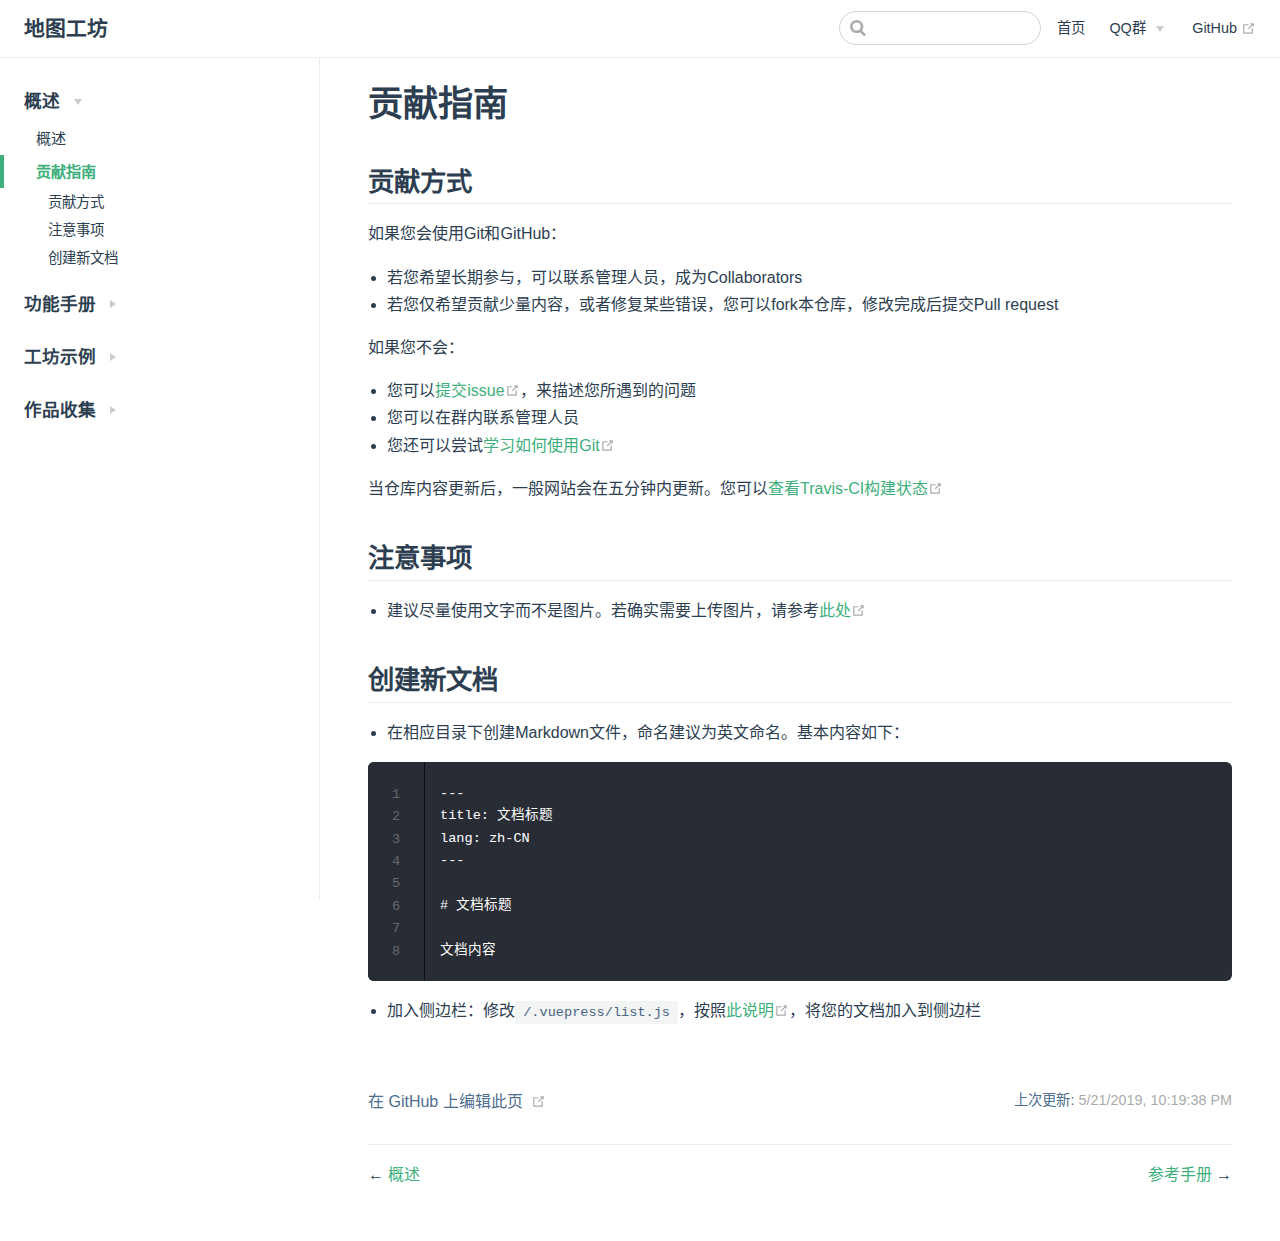
<file: contribution.html>
<!DOCTYPE html>
<html lang="zh-CN">
  <head>
    <meta charset="utf-8">
    <meta name="viewport" content="width=device-width,initial-scale=1">
    <title>贡献指南 | 地图工坊</title>
    <meta name="description" content="地图工坊">
    
    
    <link rel="preload" href="/assets/css/0.styles.502444c2.css" as="style"><link rel="preload" href="/assets/js/app.e2e1ac13.js" as="script"><link rel="preload" href="/assets/js/2.34c0335e.js" as="script"><link rel="preload" href="/assets/js/6.b1c3ce9b.js" as="script"><link rel="prefetch" href="/assets/js/10.fc92c274.js"><link rel="prefetch" href="/assets/js/11.0306ae34.js"><link rel="prefetch" href="/assets/js/12.1814f641.js"><link rel="prefetch" href="/assets/js/13.e3f62960.js"><link rel="prefetch" href="/assets/js/14.94f72ca9.js"><link rel="prefetch" href="/assets/js/15.3cdc0175.js"><link rel="prefetch" href="/assets/js/16.a7b0e282.js"><link rel="prefetch" href="/assets/js/17.680bcf35.js"><link rel="prefetch" href="/assets/js/18.70c67728.js"><link rel="prefetch" href="/assets/js/19.7fa7f58b.js"><link rel="prefetch" href="/assets/js/3.302cf84c.js"><link rel="prefetch" href="/assets/js/4.18e053bf.js"><link rel="prefetch" href="/assets/js/5.7d6e56e5.js"><link rel="prefetch" href="/assets/js/7.c5765a95.js"><link rel="prefetch" href="/assets/js/8.6058d7ae.js"><link rel="prefetch" href="/assets/js/9.a2af808f.js">
    <link rel="stylesheet" href="/assets/css/0.styles.502444c2.css">
  </head>
  <body>
    <div id="app" data-server-rendered="true"><div class="theme-container"><header class="navbar"><div class="sidebar-button"><svg xmlns="http://www.w3.org/2000/svg" aria-hidden="true" role="img" viewBox="0 0 448 512" class="icon"><path fill="currentColor" d="M436 124H12c-6.627 0-12-5.373-12-12V80c0-6.627 5.373-12 12-12h424c6.627 0 12 5.373 12 12v32c0 6.627-5.373 12-12 12zm0 160H12c-6.627 0-12-5.373-12-12v-32c0-6.627 5.373-12 12-12h424c6.627 0 12 5.373 12 12v32c0 6.627-5.373 12-12 12zm0 160H12c-6.627 0-12-5.373-12-12v-32c0-6.627 5.373-12 12-12h424c6.627 0 12 5.373 12 12v32c0 6.627-5.373 12-12 12z"></path></svg></div> <a href="/" class="home-link router-link-active"><!----> <span class="site-name">地图工坊</span></a> <div class="links"><div class="search-box"><input aria-label="Search" autocomplete="off" spellcheck="false" value=""> <!----></div> <nav class="nav-links can-hide"><div class="nav-item"><a href="/" class="nav-link">首页</a></div><div class="nav-item"><div class="dropdown-wrapper"><a class="dropdown-title"><span class="title">QQ群</span> <span class="arrow right"></span></a> <ul class="nav-dropdown" style="display:none;"><li class="dropdown-item"><!----> <a href="https://jq.qq.com/?_wv=1027&amp;k=5J2QSeu" target="_blank" rel="noopener noreferrer" class="nav-link external">
  交流群
  <svg xmlns="http://www.w3.org/2000/svg" aria-hidden="true" x="0px" y="0px" viewBox="0 0 100 100" width="15" height="15" class="icon outbound"><path fill="currentColor" d="M18.8,85.1h56l0,0c2.2,0,4-1.8,4-4v-32h-8v28h-48v-48h28v-8h-32l0,0c-2.2,0-4,1.8-4,4v56C14.8,83.3,16.6,85.1,18.8,85.1z"></path> <polygon fill="currentColor" points="45.7,48.7 51.3,54.3 77.2,28.5 77.2,37.2 85.2,37.2 85.2,14.9 62.8,14.9 62.8,22.9 71.5,22.9"></polygon></svg></a></li><li class="dropdown-item"><!----> <a href="https://jq.qq.com/?_wv=1027&amp;k=5oGqbYZ" target="_blank" rel="noopener noreferrer" class="nav-link external">
  测试群
  <svg xmlns="http://www.w3.org/2000/svg" aria-hidden="true" x="0px" y="0px" viewBox="0 0 100 100" width="15" height="15" class="icon outbound"><path fill="currentColor" d="M18.8,85.1h56l0,0c2.2,0,4-1.8,4-4v-32h-8v28h-48v-48h28v-8h-32l0,0c-2.2,0-4,1.8-4,4v56C14.8,83.3,16.6,85.1,18.8,85.1z"></path> <polygon fill="currentColor" points="45.7,48.7 51.3,54.3 77.2,28.5 77.2,37.2 85.2,37.2 85.2,14.9 62.8,14.9 62.8,22.9 71.5,22.9"></polygon></svg></a></li></ul></div></div> <a href="https://github.com/sylingd/ow-workshop" target="_blank" rel="noopener noreferrer" class="repo-link">
    GitHub
    <svg xmlns="http://www.w3.org/2000/svg" aria-hidden="true" x="0px" y="0px" viewBox="0 0 100 100" width="15" height="15" class="icon outbound"><path fill="currentColor" d="M18.8,85.1h56l0,0c2.2,0,4-1.8,4-4v-32h-8v28h-48v-48h28v-8h-32l0,0c-2.2,0-4,1.8-4,4v56C14.8,83.3,16.6,85.1,18.8,85.1z"></path> <polygon fill="currentColor" points="45.7,48.7 51.3,54.3 77.2,28.5 77.2,37.2 85.2,37.2 85.2,14.9 62.8,14.9 62.8,22.9 71.5,22.9"></polygon></svg></a></nav></div></header> <div class="sidebar-mask"></div> <aside class="sidebar"><nav class="nav-links"><div class="nav-item"><a href="/" class="nav-link">首页</a></div><div class="nav-item"><div class="dropdown-wrapper"><a class="dropdown-title"><span class="title">QQ群</span> <span class="arrow right"></span></a> <ul class="nav-dropdown" style="display:none;"><li class="dropdown-item"><!----> <a href="https://jq.qq.com/?_wv=1027&amp;k=5J2QSeu" target="_blank" rel="noopener noreferrer" class="nav-link external">
  交流群
  <svg xmlns="http://www.w3.org/2000/svg" aria-hidden="true" x="0px" y="0px" viewBox="0 0 100 100" width="15" height="15" class="icon outbound"><path fill="currentColor" d="M18.8,85.1h56l0,0c2.2,0,4-1.8,4-4v-32h-8v28h-48v-48h28v-8h-32l0,0c-2.2,0-4,1.8-4,4v56C14.8,83.3,16.6,85.1,18.8,85.1z"></path> <polygon fill="currentColor" points="45.7,48.7 51.3,54.3 77.2,28.5 77.2,37.2 85.2,37.2 85.2,14.9 62.8,14.9 62.8,22.9 71.5,22.9"></polygon></svg></a></li><li class="dropdown-item"><!----> <a href="https://jq.qq.com/?_wv=1027&amp;k=5oGqbYZ" target="_blank" rel="noopener noreferrer" class="nav-link external">
  测试群
  <svg xmlns="http://www.w3.org/2000/svg" aria-hidden="true" x="0px" y="0px" viewBox="0 0 100 100" width="15" height="15" class="icon outbound"><path fill="currentColor" d="M18.8,85.1h56l0,0c2.2,0,4-1.8,4-4v-32h-8v28h-48v-48h28v-8h-32l0,0c-2.2,0-4,1.8-4,4v56C14.8,83.3,16.6,85.1,18.8,85.1z"></path> <polygon fill="currentColor" points="45.7,48.7 51.3,54.3 77.2,28.5 77.2,37.2 85.2,37.2 85.2,14.9 62.8,14.9 62.8,22.9 71.5,22.9"></polygon></svg></a></li></ul></div></div> <a href="https://github.com/sylingd/ow-workshop" target="_blank" rel="noopener noreferrer" class="repo-link">
    GitHub
    <svg xmlns="http://www.w3.org/2000/svg" aria-hidden="true" x="0px" y="0px" viewBox="0 0 100 100" width="15" height="15" class="icon outbound"><path fill="currentColor" d="M18.8,85.1h56l0,0c2.2,0,4-1.8,4-4v-32h-8v28h-48v-48h28v-8h-32l0,0c-2.2,0-4,1.8-4,4v56C14.8,83.3,16.6,85.1,18.8,85.1z"></path> <polygon fill="currentColor" points="45.7,48.7 51.3,54.3 77.2,28.5 77.2,37.2 85.2,37.2 85.2,14.9 62.8,14.9 62.8,22.9 71.5,22.9"></polygon></svg></a></nav>  <ul class="sidebar-links"><li><section class="sidebar-group collapsable depth-0"><p class="sidebar-heading open"><span>概述</span> <span class="arrow down"></span></p> <ul class="sidebar-links sidebar-group-items"><li><a href="/" class="sidebar-link">概述</a></li><li><a href="/contribution.html" class="active sidebar-link">贡献指南</a><ul class="sidebar-sub-headers"><li class="sidebar-sub-header"><a href="/contribution.html#贡献方式" class="sidebar-link">贡献方式</a></li><li class="sidebar-sub-header"><a href="/contribution.html#注意事项" class="sidebar-link">注意事项</a></li><li class="sidebar-sub-header"><a href="/contribution.html#创建新文档" class="sidebar-link">创建新文档</a></li></ul></li></ul></section></li><li><section class="sidebar-group collapsable depth-0"><p class="sidebar-heading"><span>功能手册</span> <span class="arrow right"></span></p> <!----></section></li><li><section class="sidebar-group collapsable depth-0"><p class="sidebar-heading"><span>工坊示例</span> <span class="arrow right"></span></p> <!----></section></li><li><section class="sidebar-group collapsable depth-0"><p class="sidebar-heading"><span>作品收集</span> <span class="arrow right"></span></p> <!----></section></li></ul> </aside> <main class="page"> <div class="content default"><h1 id="贡献指南"><a href="#贡献指南" aria-hidden="true" class="header-anchor">#</a> 贡献指南</h1> <h2 id="贡献方式"><a href="#贡献方式" aria-hidden="true" class="header-anchor">#</a> 贡献方式</h2> <p>如果您会使用Git和GitHub：</p> <ul><li>若您希望长期参与，可以联系管理人员，成为Collaborators</li> <li>若您仅希望贡献少量内容，或者修复某些错误，您可以fork本仓库，修改完成后提交Pull request</li></ul> <p>如果您不会：</p> <ul><li>您可以<a href="https://github.com/sylingd/ow-workshop/issues/new" target="_blank" rel="noopener noreferrer">提交issue<svg xmlns="http://www.w3.org/2000/svg" aria-hidden="true" x="0px" y="0px" viewBox="0 0 100 100" width="15" height="15" class="icon outbound"><path fill="currentColor" d="M18.8,85.1h56l0,0c2.2,0,4-1.8,4-4v-32h-8v28h-48v-48h28v-8h-32l0,0c-2.2,0-4,1.8-4,4v56C14.8,83.3,16.6,85.1,18.8,85.1z"></path> <polygon fill="currentColor" points="45.7,48.7 51.3,54.3 77.2,28.5 77.2,37.2 85.2,37.2 85.2,14.9 62.8,14.9 62.8,22.9 71.5,22.9"></polygon></svg></a>，来描述您所遇到的问题</li> <li>您可以在群内联系管理人员</li> <li>您还可以尝试<a href="https://blog.sylingd.com/archives/346.html" target="_blank" rel="noopener noreferrer">学习如何使用Git<svg xmlns="http://www.w3.org/2000/svg" aria-hidden="true" x="0px" y="0px" viewBox="0 0 100 100" width="15" height="15" class="icon outbound"><path fill="currentColor" d="M18.8,85.1h56l0,0c2.2,0,4-1.8,4-4v-32h-8v28h-48v-48h28v-8h-32l0,0c-2.2,0-4,1.8-4,4v56C14.8,83.3,16.6,85.1,18.8,85.1z"></path> <polygon fill="currentColor" points="45.7,48.7 51.3,54.3 77.2,28.5 77.2,37.2 85.2,37.2 85.2,14.9 62.8,14.9 62.8,22.9 71.5,22.9"></polygon></svg></a></li></ul> <p>当仓库内容更新后，一般网站会在五分钟内更新。您可以<a href="https://travis-ci.org/sylingd/ow-workshop" target="_blank" rel="noopener noreferrer">查看Travis-CI构建状态<svg xmlns="http://www.w3.org/2000/svg" aria-hidden="true" x="0px" y="0px" viewBox="0 0 100 100" width="15" height="15" class="icon outbound"><path fill="currentColor" d="M18.8,85.1h56l0,0c2.2,0,4-1.8,4-4v-32h-8v28h-48v-48h28v-8h-32l0,0c-2.2,0-4,1.8-4,4v56C14.8,83.3,16.6,85.1,18.8,85.1z"></path> <polygon fill="currentColor" points="45.7,48.7 51.3,54.3 77.2,28.5 77.2,37.2 85.2,37.2 85.2,14.9 62.8,14.9 62.8,22.9 71.5,22.9"></polygon></svg></a></p> <h2 id="注意事项"><a href="#注意事项" aria-hidden="true" class="header-anchor">#</a> 注意事项</h2> <ul><li>建议尽量使用文字而不是图片。若确实需要上传图片，请参考<a href="https://github.com/sylingd/ow-workshop/tree/image" target="_blank" rel="noopener noreferrer">此处<svg xmlns="http://www.w3.org/2000/svg" aria-hidden="true" x="0px" y="0px" viewBox="0 0 100 100" width="15" height="15" class="icon outbound"><path fill="currentColor" d="M18.8,85.1h56l0,0c2.2,0,4-1.8,4-4v-32h-8v28h-48v-48h28v-8h-32l0,0c-2.2,0-4,1.8-4,4v56C14.8,83.3,16.6,85.1,18.8,85.1z"></path> <polygon fill="currentColor" points="45.7,48.7 51.3,54.3 77.2,28.5 77.2,37.2 85.2,37.2 85.2,14.9 62.8,14.9 62.8,22.9 71.5,22.9"></polygon></svg></a></li></ul> <h2 id="创建新文档"><a href="#创建新文档" aria-hidden="true" class="header-anchor">#</a> 创建新文档</h2> <ul><li>在相应目录下创建Markdown文件，命名建议为英文命名。基本内容如下：</li></ul> <div class="language- line-numbers-mode"><pre class="language-text"><code>---
title: 文档标题
lang: zh-CN
---

# 文档标题

文档内容
</code></pre> <div class="line-numbers-wrapper"><span class="line-number">1</span><br><span class="line-number">2</span><br><span class="line-number">3</span><br><span class="line-number">4</span><br><span class="line-number">5</span><br><span class="line-number">6</span><br><span class="line-number">7</span><br><span class="line-number">8</span><br></div></div><ul><li>加入侧边栏：修改<code>/.vuepress/list.js</code>，按照<a href="https://v1.vuepress.vuejs.org/zh/theme/default-theme-config.html#%E4%BE%A7%E8%BE%B9%E6%A0%8F" target="_blank" rel="noopener noreferrer">此说明<svg xmlns="http://www.w3.org/2000/svg" aria-hidden="true" x="0px" y="0px" viewBox="0 0 100 100" width="15" height="15" class="icon outbound"><path fill="currentColor" d="M18.8,85.1h56l0,0c2.2,0,4-1.8,4-4v-32h-8v28h-48v-48h28v-8h-32l0,0c-2.2,0-4,1.8-4,4v56C14.8,83.3,16.6,85.1,18.8,85.1z"></path> <polygon fill="currentColor" points="45.7,48.7 51.3,54.3 77.2,28.5 77.2,37.2 85.2,37.2 85.2,14.9 62.8,14.9 62.8,22.9 71.5,22.9"></polygon></svg></a>，将您的文档加入到侧边栏</li></ul></div> <footer class="page-edit"><div class="edit-link"><a href="https://github.com/sylingd/ow-workshop/edit/master/contribution.md" target="_blank" rel="noopener noreferrer">在 GitHub 上编辑此页</a> <svg xmlns="http://www.w3.org/2000/svg" aria-hidden="true" x="0px" y="0px" viewBox="0 0 100 100" width="15" height="15" class="icon outbound"><path fill="currentColor" d="M18.8,85.1h56l0,0c2.2,0,4-1.8,4-4v-32h-8v28h-48v-48h28v-8h-32l0,0c-2.2,0-4,1.8-4,4v56C14.8,83.3,16.6,85.1,18.8,85.1z"></path> <polygon fill="currentColor" points="45.7,48.7 51.3,54.3 77.2,28.5 77.2,37.2 85.2,37.2 85.2,14.9 62.8,14.9 62.8,22.9 71.5,22.9"></polygon></svg></div> <div class="last-updated"><span class="prefix">上次更新: </span> <span class="time">5/21/2019, 10:19:38 PM</span></div></footer> <div class="page-nav"><p class="inner"><span class="prev">
        ←
        <a href="/" class="prev router-link-active">
          概述
        </a></span> <span class="next"><a href="/https://www.yuque.com/zhaohua-zgi3w/overwatch-document">
          参考手册
        </a>
        →
      </span></p></div> </main></div><div class="global-ui"><!----></div></div>
    <script src="/assets/js/app.e2e1ac13.js" defer></script><script src="/assets/js/2.34c0335e.js" defer></script><script src="/assets/js/6.b1c3ce9b.js" defer></script>
  </body>
</html>
</file>
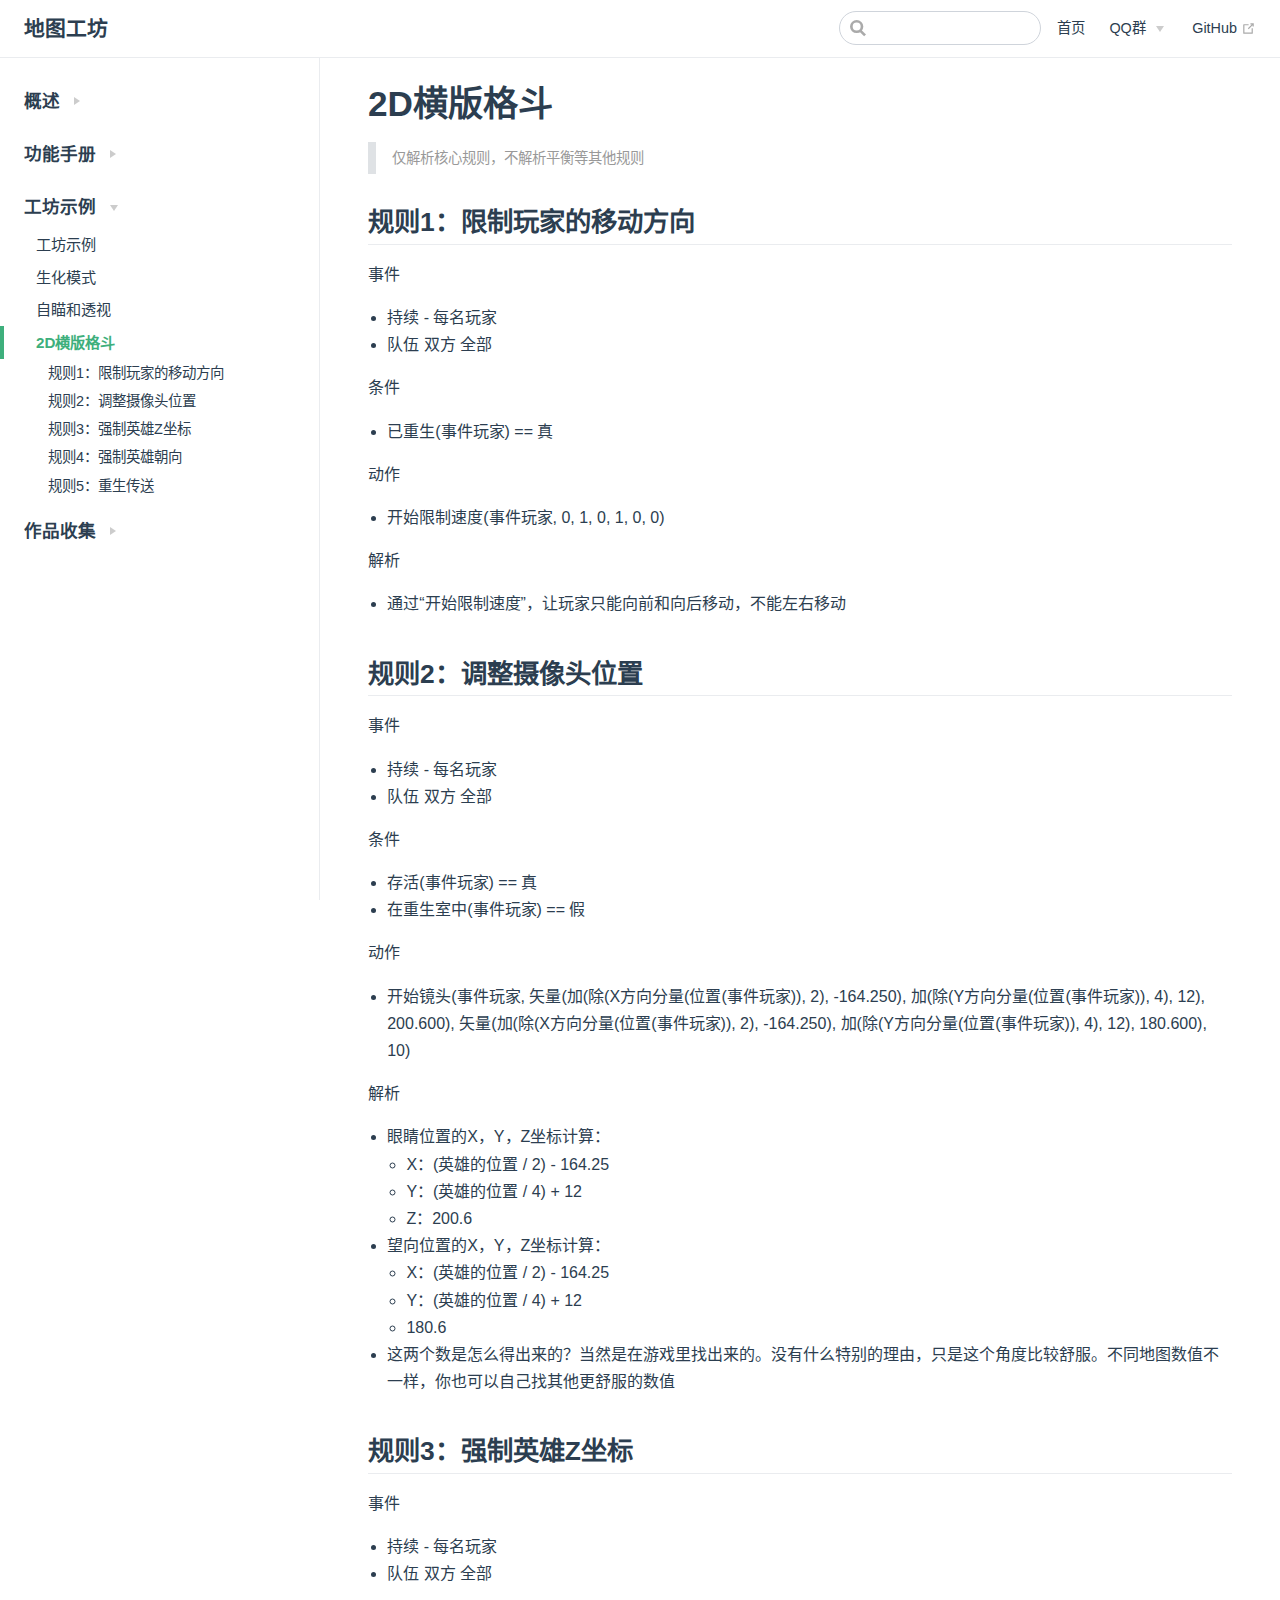
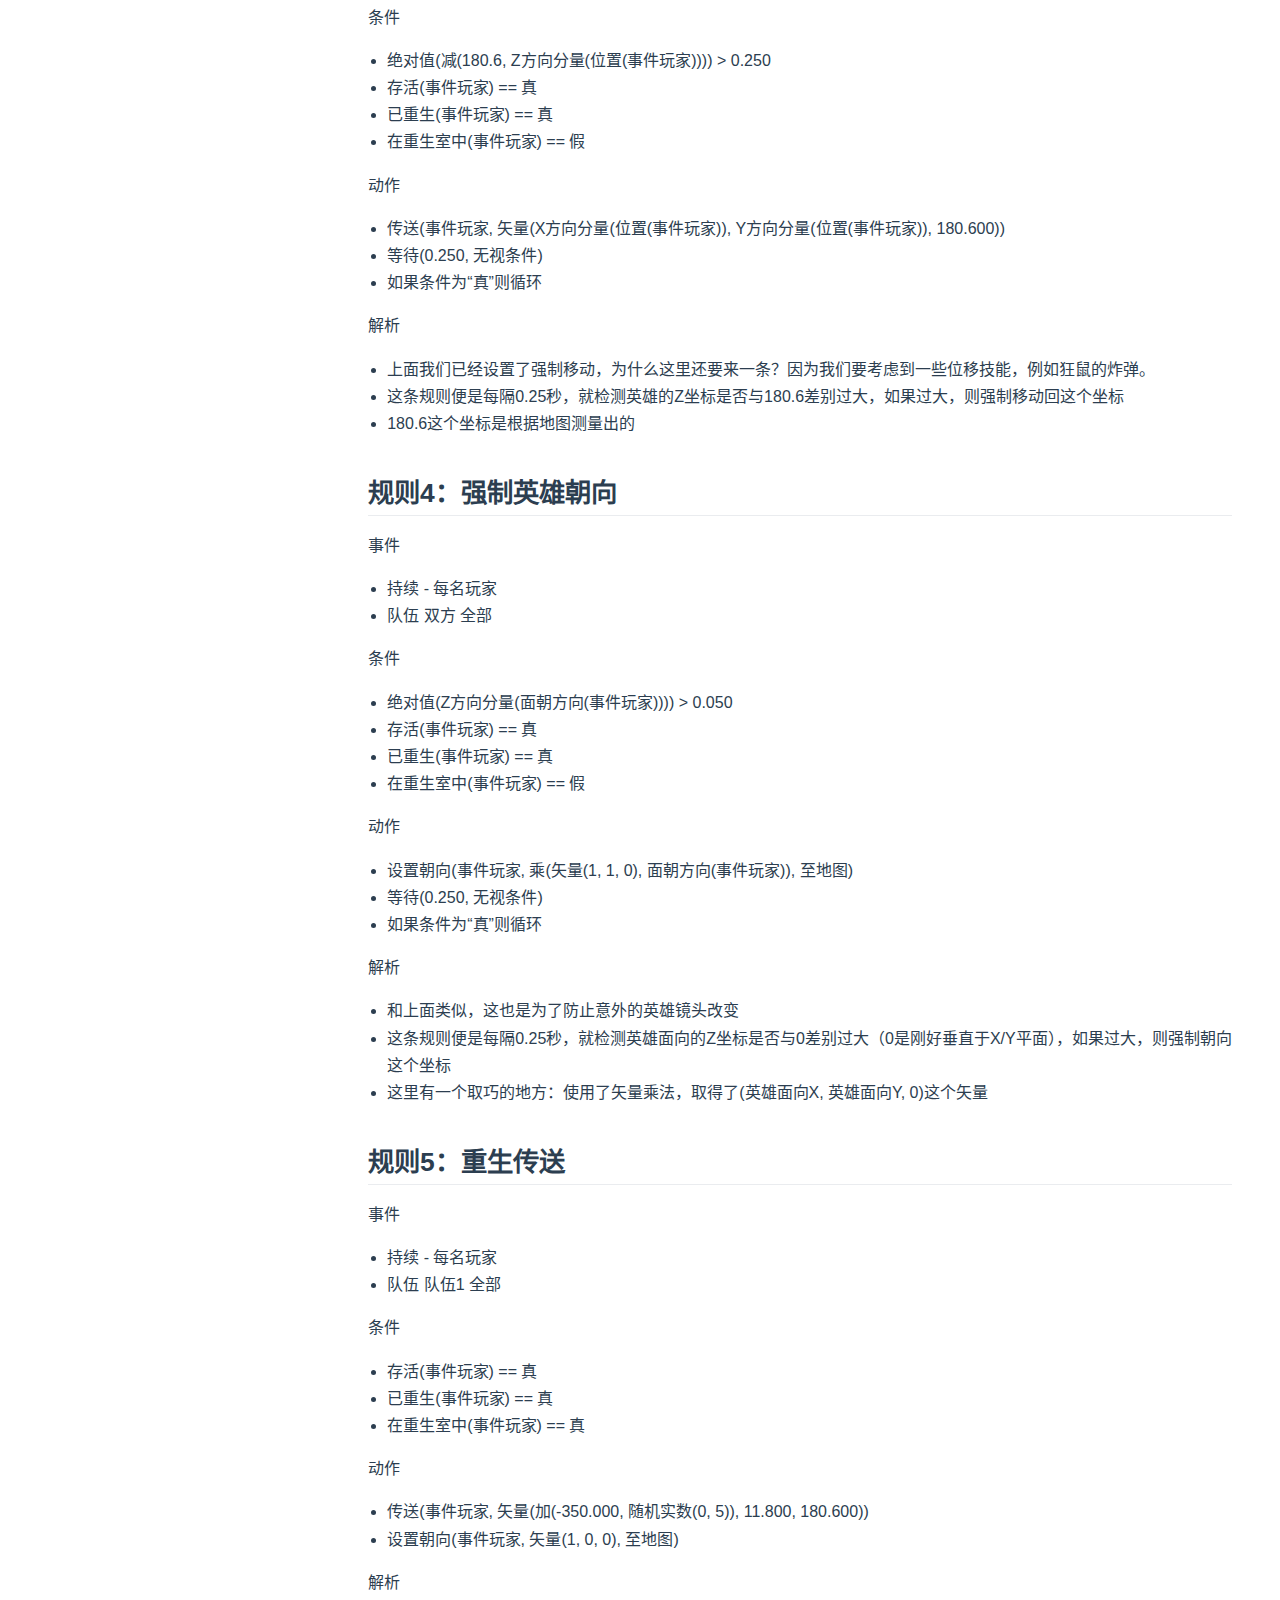
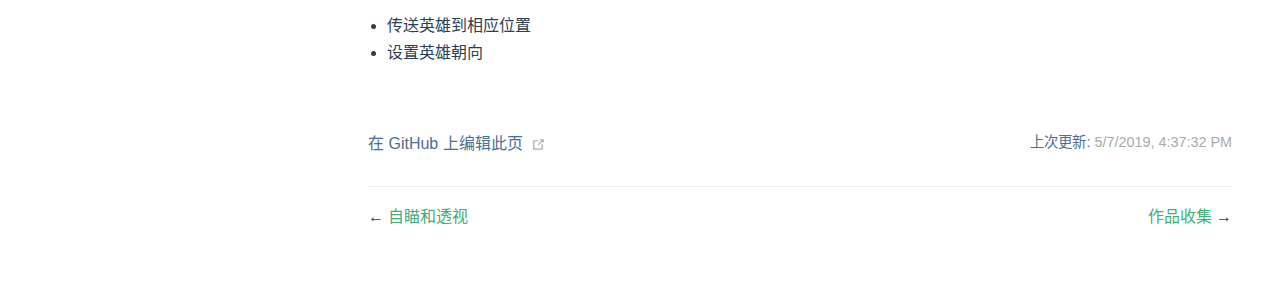
<file: demo/2d.html>
<!DOCTYPE html>
<html lang="zh-CN">
  <head>
    <meta charset="utf-8">
    <meta name="viewport" content="width=device-width,initial-scale=1">
    <title>2D横版格斗 | 地图工坊</title>
    <meta name="description" content="地图工坊">
    
    
    <link rel="preload" href="/assets/css/0.styles.502444c2.css" as="style"><link rel="preload" href="/assets/js/app.e2e1ac13.js" as="script"><link rel="preload" href="/assets/js/2.34c0335e.js" as="script"><link rel="preload" href="/assets/js/7.c5765a95.js" as="script"><link rel="prefetch" href="/assets/js/10.fc92c274.js"><link rel="prefetch" href="/assets/js/11.0306ae34.js"><link rel="prefetch" href="/assets/js/12.1814f641.js"><link rel="prefetch" href="/assets/js/13.e3f62960.js"><link rel="prefetch" href="/assets/js/14.94f72ca9.js"><link rel="prefetch" href="/assets/js/15.3cdc0175.js"><link rel="prefetch" href="/assets/js/16.a7b0e282.js"><link rel="prefetch" href="/assets/js/17.680bcf35.js"><link rel="prefetch" href="/assets/js/18.70c67728.js"><link rel="prefetch" href="/assets/js/19.7fa7f58b.js"><link rel="prefetch" href="/assets/js/3.302cf84c.js"><link rel="prefetch" href="/assets/js/4.18e053bf.js"><link rel="prefetch" href="/assets/js/5.7d6e56e5.js"><link rel="prefetch" href="/assets/js/6.b1c3ce9b.js"><link rel="prefetch" href="/assets/js/8.6058d7ae.js"><link rel="prefetch" href="/assets/js/9.a2af808f.js">
    <link rel="stylesheet" href="/assets/css/0.styles.502444c2.css">
  </head>
  <body>
    <div id="app" data-server-rendered="true"><div class="theme-container"><header class="navbar"><div class="sidebar-button"><svg xmlns="http://www.w3.org/2000/svg" aria-hidden="true" role="img" viewBox="0 0 448 512" class="icon"><path fill="currentColor" d="M436 124H12c-6.627 0-12-5.373-12-12V80c0-6.627 5.373-12 12-12h424c6.627 0 12 5.373 12 12v32c0 6.627-5.373 12-12 12zm0 160H12c-6.627 0-12-5.373-12-12v-32c0-6.627 5.373-12 12-12h424c6.627 0 12 5.373 12 12v32c0 6.627-5.373 12-12 12zm0 160H12c-6.627 0-12-5.373-12-12v-32c0-6.627 5.373-12 12-12h424c6.627 0 12 5.373 12 12v32c0 6.627-5.373 12-12 12z"></path></svg></div> <a href="/" class="home-link router-link-active"><!----> <span class="site-name">地图工坊</span></a> <div class="links"><div class="search-box"><input aria-label="Search" autocomplete="off" spellcheck="false" value=""> <!----></div> <nav class="nav-links can-hide"><div class="nav-item"><a href="/" class="nav-link">首页</a></div><div class="nav-item"><div class="dropdown-wrapper"><a class="dropdown-title"><span class="title">QQ群</span> <span class="arrow right"></span></a> <ul class="nav-dropdown" style="display:none;"><li class="dropdown-item"><!----> <a href="https://jq.qq.com/?_wv=1027&amp;k=5J2QSeu" target="_blank" rel="noopener noreferrer" class="nav-link external">
  交流群
  <svg xmlns="http://www.w3.org/2000/svg" aria-hidden="true" x="0px" y="0px" viewBox="0 0 100 100" width="15" height="15" class="icon outbound"><path fill="currentColor" d="M18.8,85.1h56l0,0c2.2,0,4-1.8,4-4v-32h-8v28h-48v-48h28v-8h-32l0,0c-2.2,0-4,1.8-4,4v56C14.8,83.3,16.6,85.1,18.8,85.1z"></path> <polygon fill="currentColor" points="45.7,48.7 51.3,54.3 77.2,28.5 77.2,37.2 85.2,37.2 85.2,14.9 62.8,14.9 62.8,22.9 71.5,22.9"></polygon></svg></a></li><li class="dropdown-item"><!----> <a href="https://jq.qq.com/?_wv=1027&amp;k=5oGqbYZ" target="_blank" rel="noopener noreferrer" class="nav-link external">
  测试群
  <svg xmlns="http://www.w3.org/2000/svg" aria-hidden="true" x="0px" y="0px" viewBox="0 0 100 100" width="15" height="15" class="icon outbound"><path fill="currentColor" d="M18.8,85.1h56l0,0c2.2,0,4-1.8,4-4v-32h-8v28h-48v-48h28v-8h-32l0,0c-2.2,0-4,1.8-4,4v56C14.8,83.3,16.6,85.1,18.8,85.1z"></path> <polygon fill="currentColor" points="45.7,48.7 51.3,54.3 77.2,28.5 77.2,37.2 85.2,37.2 85.2,14.9 62.8,14.9 62.8,22.9 71.5,22.9"></polygon></svg></a></li></ul></div></div> <a href="https://github.com/sylingd/ow-workshop" target="_blank" rel="noopener noreferrer" class="repo-link">
    GitHub
    <svg xmlns="http://www.w3.org/2000/svg" aria-hidden="true" x="0px" y="0px" viewBox="0 0 100 100" width="15" height="15" class="icon outbound"><path fill="currentColor" d="M18.8,85.1h56l0,0c2.2,0,4-1.8,4-4v-32h-8v28h-48v-48h28v-8h-32l0,0c-2.2,0-4,1.8-4,4v56C14.8,83.3,16.6,85.1,18.8,85.1z"></path> <polygon fill="currentColor" points="45.7,48.7 51.3,54.3 77.2,28.5 77.2,37.2 85.2,37.2 85.2,14.9 62.8,14.9 62.8,22.9 71.5,22.9"></polygon></svg></a></nav></div></header> <div class="sidebar-mask"></div> <aside class="sidebar"><nav class="nav-links"><div class="nav-item"><a href="/" class="nav-link">首页</a></div><div class="nav-item"><div class="dropdown-wrapper"><a class="dropdown-title"><span class="title">QQ群</span> <span class="arrow right"></span></a> <ul class="nav-dropdown" style="display:none;"><li class="dropdown-item"><!----> <a href="https://jq.qq.com/?_wv=1027&amp;k=5J2QSeu" target="_blank" rel="noopener noreferrer" class="nav-link external">
  交流群
  <svg xmlns="http://www.w3.org/2000/svg" aria-hidden="true" x="0px" y="0px" viewBox="0 0 100 100" width="15" height="15" class="icon outbound"><path fill="currentColor" d="M18.8,85.1h56l0,0c2.2,0,4-1.8,4-4v-32h-8v28h-48v-48h28v-8h-32l0,0c-2.2,0-4,1.8-4,4v56C14.8,83.3,16.6,85.1,18.8,85.1z"></path> <polygon fill="currentColor" points="45.7,48.7 51.3,54.3 77.2,28.5 77.2,37.2 85.2,37.2 85.2,14.9 62.8,14.9 62.8,22.9 71.5,22.9"></polygon></svg></a></li><li class="dropdown-item"><!----> <a href="https://jq.qq.com/?_wv=1027&amp;k=5oGqbYZ" target="_blank" rel="noopener noreferrer" class="nav-link external">
  测试群
  <svg xmlns="http://www.w3.org/2000/svg" aria-hidden="true" x="0px" y="0px" viewBox="0 0 100 100" width="15" height="15" class="icon outbound"><path fill="currentColor" d="M18.8,85.1h56l0,0c2.2,0,4-1.8,4-4v-32h-8v28h-48v-48h28v-8h-32l0,0c-2.2,0-4,1.8-4,4v56C14.8,83.3,16.6,85.1,18.8,85.1z"></path> <polygon fill="currentColor" points="45.7,48.7 51.3,54.3 77.2,28.5 77.2,37.2 85.2,37.2 85.2,14.9 62.8,14.9 62.8,22.9 71.5,22.9"></polygon></svg></a></li></ul></div></div> <a href="https://github.com/sylingd/ow-workshop" target="_blank" rel="noopener noreferrer" class="repo-link">
    GitHub
    <svg xmlns="http://www.w3.org/2000/svg" aria-hidden="true" x="0px" y="0px" viewBox="0 0 100 100" width="15" height="15" class="icon outbound"><path fill="currentColor" d="M18.8,85.1h56l0,0c2.2,0,4-1.8,4-4v-32h-8v28h-48v-48h28v-8h-32l0,0c-2.2,0-4,1.8-4,4v56C14.8,83.3,16.6,85.1,18.8,85.1z"></path> <polygon fill="currentColor" points="45.7,48.7 51.3,54.3 77.2,28.5 77.2,37.2 85.2,37.2 85.2,14.9 62.8,14.9 62.8,22.9 71.5,22.9"></polygon></svg></a></nav>  <ul class="sidebar-links"><li><section class="sidebar-group collapsable depth-0"><p class="sidebar-heading"><span>概述</span> <span class="arrow right"></span></p> <!----></section></li><li><section class="sidebar-group collapsable depth-0"><p class="sidebar-heading"><span>功能手册</span> <span class="arrow right"></span></p> <!----></section></li><li><section class="sidebar-group collapsable depth-0"><p class="sidebar-heading open"><span>工坊示例</span> <span class="arrow down"></span></p> <ul class="sidebar-links sidebar-group-items"><li><a href="/demo/" class="sidebar-link">工坊示例</a></li><li><a href="/demo/mutation.html" class="sidebar-link">生化模式</a></li><li><a href="/demo/aiming_and_perspective.html" class="sidebar-link">自瞄和透视</a></li><li><a href="/demo/2d.html" class="active sidebar-link">2D横版格斗</a><ul class="sidebar-sub-headers"><li class="sidebar-sub-header"><a href="/demo/2d.html#规则1：限制玩家的移动方向" class="sidebar-link">规则1：限制玩家的移动方向</a></li><li class="sidebar-sub-header"><a href="/demo/2d.html#规则2：调整摄像头位置" class="sidebar-link">规则2：调整摄像头位置</a></li><li class="sidebar-sub-header"><a href="/demo/2d.html#规则3：强制英雄z坐标" class="sidebar-link">规则3：强制英雄Z坐标</a></li><li class="sidebar-sub-header"><a href="/demo/2d.html#规则4：强制英雄朝向" class="sidebar-link">规则4：强制英雄朝向</a></li><li class="sidebar-sub-header"><a href="/demo/2d.html#规则5：重生传送" class="sidebar-link">规则5：重生传送</a></li></ul></li></ul></section></li><li><section class="sidebar-group collapsable depth-0"><p class="sidebar-heading"><span>作品收集</span> <span class="arrow right"></span></p> <!----></section></li></ul> </aside> <main class="page"> <div class="content default"><h1 id="_2d横版格斗"><a href="#_2d横版格斗" aria-hidden="true" class="header-anchor">#</a> 2D横版格斗</h1> <blockquote><p>仅解析核心规则，不解析平衡等其他规则</p></blockquote> <h2 id="规则1：限制玩家的移动方向"><a href="#规则1：限制玩家的移动方向" aria-hidden="true" class="header-anchor">#</a> 规则1：限制玩家的移动方向</h2> <p>事件</p> <ul><li>持续 - 每名玩家</li> <li>队伍 双方 全部</li></ul> <p>条件</p> <ul><li>已重生(事件玩家) == 真</li></ul> <p>动作</p> <ul><li>开始限制速度(事件玩家, 0, 1, 0, 1, 0, 0)</li></ul> <p>解析</p> <ul><li>通过“开始限制速度”，让玩家只能向前和向后移动，不能左右移动</li></ul> <h2 id="规则2：调整摄像头位置"><a href="#规则2：调整摄像头位置" aria-hidden="true" class="header-anchor">#</a> 规则2：调整摄像头位置</h2> <p>事件</p> <ul><li>持续 - 每名玩家</li> <li>队伍 双方 全部</li></ul> <p>条件</p> <ul><li>存活(事件玩家) == 真</li> <li>在重生室中(事件玩家) == 假</li></ul> <p>动作</p> <ul><li>开始镜头(事件玩家, 矢量(加(除(X方向分量(位置(事件玩家)), 2), -164.250), 加(除(Y方向分量(位置(事件玩家)), 4), 12), 200.600), 矢量(加(除(X方向分量(位置(事件玩家)), 2), -164.250), 加(除(Y方向分量(位置(事件玩家)), 4), 12), 180.600), 10)</li></ul> <p>解析</p> <ul><li>眼睛位置的X，Y，Z坐标计算：
<ul><li>X：(英雄的位置 / 2) - 164.25</li> <li>Y：(英雄的位置 / 4) + 12</li> <li>Z：200.6</li></ul></li> <li>望向位置的X，Y，Z坐标计算：
<ul><li>X：(英雄的位置 / 2) - 164.25</li> <li>Y：(英雄的位置 / 4) + 12</li> <li>180.6</li></ul></li> <li>这两个数是怎么得出来的？当然是在游戏里找出来的。没有什么特别的理由，只是这个角度比较舒服。不同地图数值不一样，你也可以自己找其他更舒服的数值</li></ul> <h2 id="规则3：强制英雄z坐标"><a href="#规则3：强制英雄z坐标" aria-hidden="true" class="header-anchor">#</a> 规则3：强制英雄Z坐标</h2> <p>事件</p> <ul><li>持续 - 每名玩家</li> <li>队伍 双方 全部</li></ul> <p>条件</p> <ul><li>绝对值(减(180.6, Z方向分量(位置(事件玩家)))) &gt; 0.250</li> <li>存活(事件玩家) == 真</li> <li>已重生(事件玩家) == 真</li> <li>在重生室中(事件玩家) == 假</li></ul> <p>动作</p> <ul><li>传送(事件玩家, 矢量(X方向分量(位置(事件玩家)), Y方向分量(位置(事件玩家)), 180.600))</li> <li>等待(0.250, 无视条件)</li> <li>如果条件为“真”则循环</li></ul> <p>解析</p> <ul><li>上面我们已经设置了强制移动，为什么这里还要来一条？因为我们要考虑到一些位移技能，例如狂鼠的炸弹。</li> <li>这条规则便是每隔0.25秒，就检测英雄的Z坐标是否与180.6差别过大，如果过大，则强制移动回这个坐标</li> <li>180.6这个坐标是根据地图测量出的</li></ul> <h2 id="规则4：强制英雄朝向"><a href="#规则4：强制英雄朝向" aria-hidden="true" class="header-anchor">#</a> 规则4：强制英雄朝向</h2> <p>事件</p> <ul><li>持续 - 每名玩家</li> <li>队伍 双方 全部</li></ul> <p>条件</p> <ul><li>绝对值(Z方向分量(面朝方向(事件玩家)))) &gt; 0.050</li> <li>存活(事件玩家) == 真</li> <li>已重生(事件玩家) == 真</li> <li>在重生室中(事件玩家) == 假</li></ul> <p>动作</p> <ul><li>设置朝向(事件玩家, 乘(矢量(1, 1, 0), 面朝方向(事件玩家)), 至地图)</li> <li>等待(0.250, 无视条件)</li> <li>如果条件为“真”则循环</li></ul> <p>解析</p> <ul><li>和上面类似，这也是为了防止意外的英雄镜头改变</li> <li>这条规则便是每隔0.25秒，就检测英雄面向的Z坐标是否与0差别过大（0是刚好垂直于X/Y平面），如果过大，则强制朝向这个坐标</li> <li>这里有一个取巧的地方：使用了矢量乘法，取得了(英雄面向X, 英雄面向Y, 0)这个矢量</li></ul> <h2 id="规则5：重生传送"><a href="#规则5：重生传送" aria-hidden="true" class="header-anchor">#</a> 规则5：重生传送</h2> <p>事件</p> <ul><li>持续 - 每名玩家</li> <li>队伍 队伍1 全部</li></ul> <p>条件</p> <ul><li>存活(事件玩家) == 真</li> <li>已重生(事件玩家) == 真</li> <li>在重生室中(事件玩家) == 真</li></ul> <p>动作</p> <ul><li>传送(事件玩家, 矢量(加(-350.000, 随机实数(0, 5)), 11.800, 180.600))</li> <li>设置朝向(事件玩家, 矢量(1, 0, 0), 至地图)</li></ul> <p>解析</p> <ul><li>传送英雄到相应位置</li> <li>设置英雄朝向</li></ul></div> <footer class="page-edit"><div class="edit-link"><a href="https://github.com/sylingd/ow-workshop/edit/master/demo/2d.md" target="_blank" rel="noopener noreferrer">在 GitHub 上编辑此页</a> <svg xmlns="http://www.w3.org/2000/svg" aria-hidden="true" x="0px" y="0px" viewBox="0 0 100 100" width="15" height="15" class="icon outbound"><path fill="currentColor" d="M18.8,85.1h56l0,0c2.2,0,4-1.8,4-4v-32h-8v28h-48v-48h28v-8h-32l0,0c-2.2,0-4,1.8-4,4v56C14.8,83.3,16.6,85.1,18.8,85.1z"></path> <polygon fill="currentColor" points="45.7,48.7 51.3,54.3 77.2,28.5 77.2,37.2 85.2,37.2 85.2,14.9 62.8,14.9 62.8,22.9 71.5,22.9"></polygon></svg></div> <div class="last-updated"><span class="prefix">上次更新: </span> <span class="time">5/7/2019, 4:37:32 PM</span></div></footer> <div class="page-nav"><p class="inner"><span class="prev">
        ←
        <a href="/demo/aiming_and_perspective.html" class="prev">
          自瞄和透视
        </a></span> <span class="next"><a href="/works/">
          作品收集
        </a>
        →
      </span></p></div> </main></div><div class="global-ui"><!----></div></div>
    <script src="/assets/js/app.e2e1ac13.js" defer></script><script src="/assets/js/2.34c0335e.js" defer></script><script src="/assets/js/7.c5765a95.js" defer></script>
  </body>
</html>
</file>
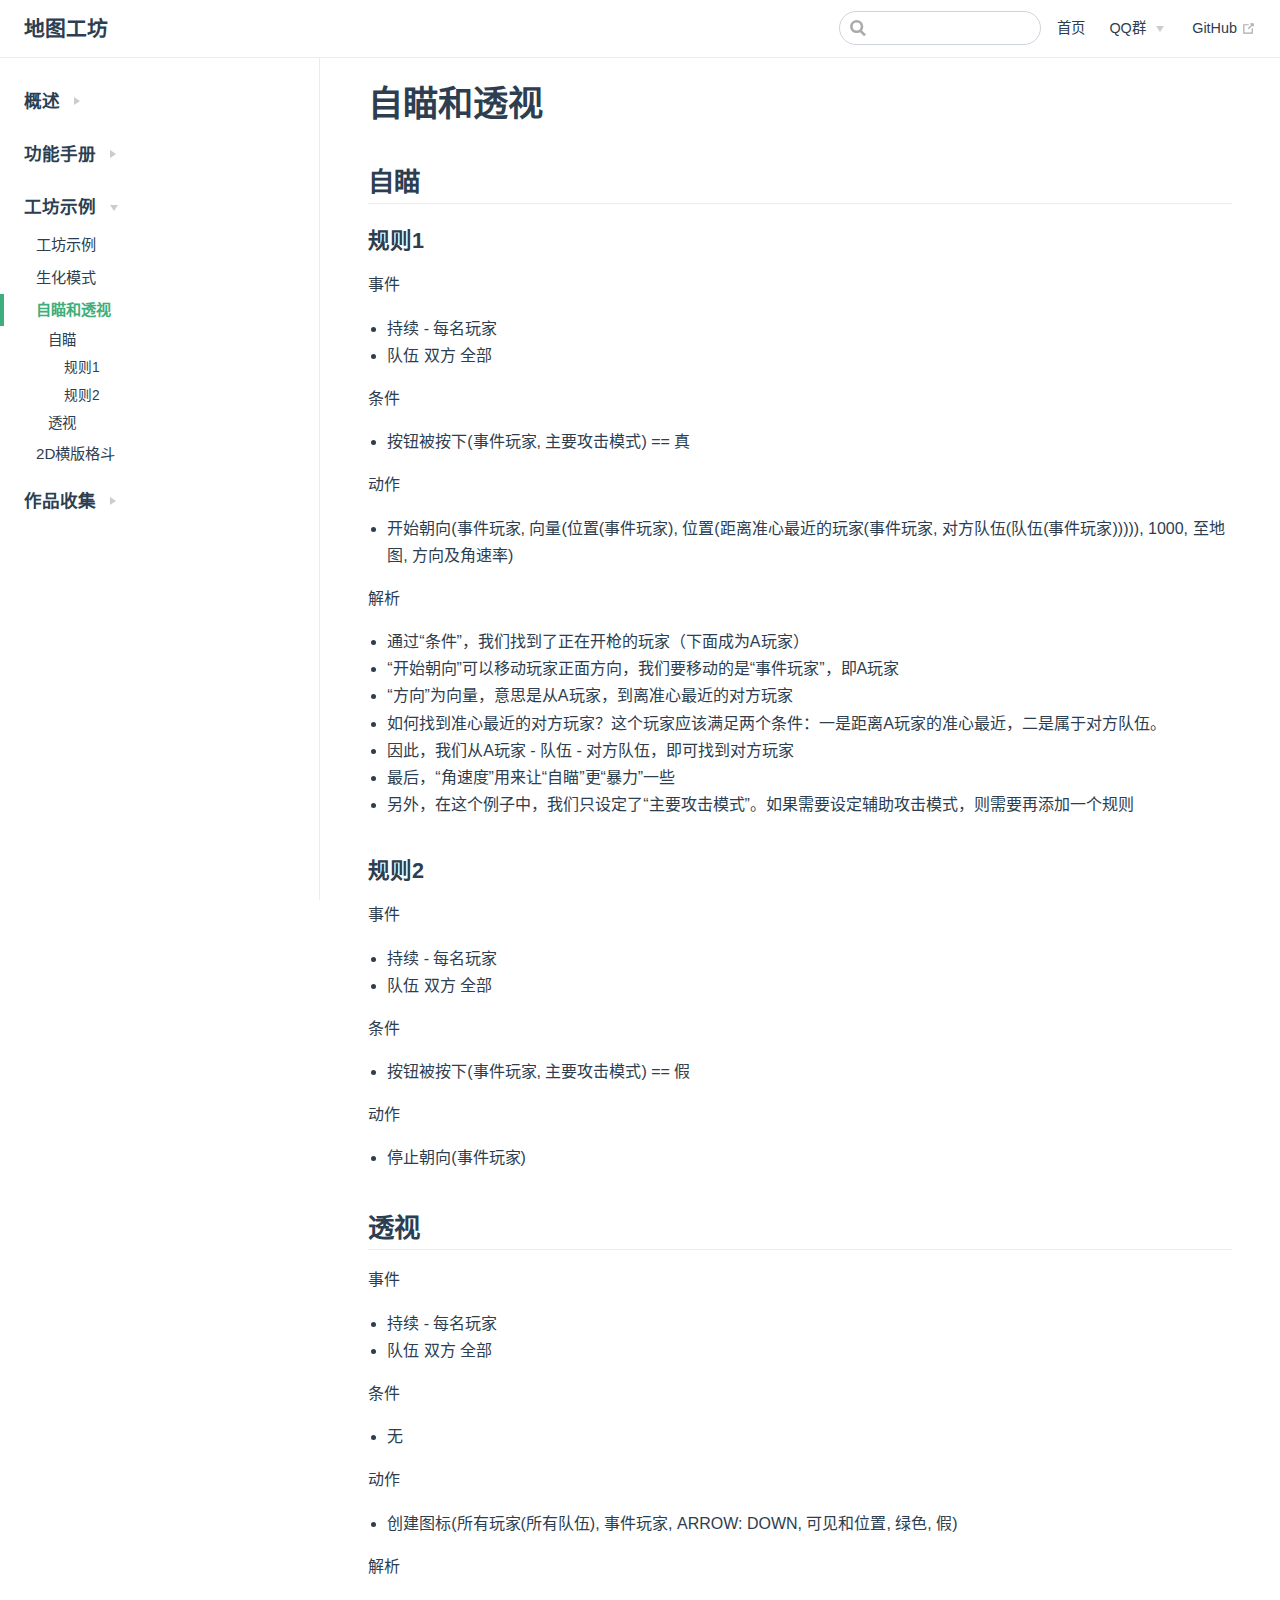
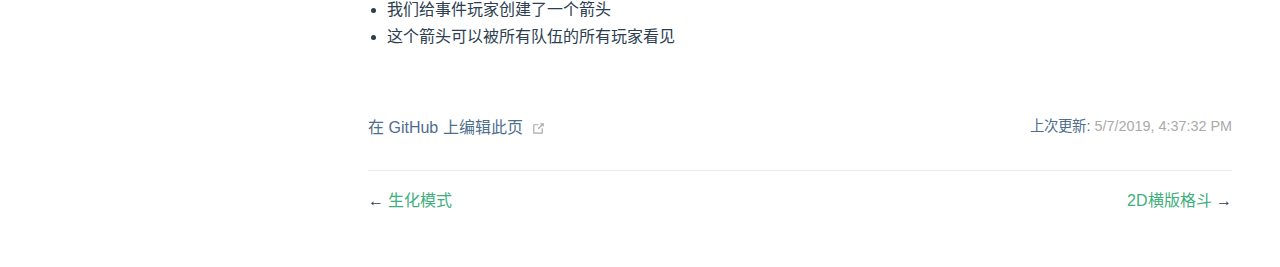
<file: demo/aiming_and_perspective.html>
<!DOCTYPE html>
<html lang="zh-CN">
  <head>
    <meta charset="utf-8">
    <meta name="viewport" content="width=device-width,initial-scale=1">
    <title>自瞄和透视 | 地图工坊</title>
    <meta name="description" content="地图工坊">
    
    
    <link rel="preload" href="/assets/css/0.styles.502444c2.css" as="style"><link rel="preload" href="/assets/js/app.e2e1ac13.js" as="script"><link rel="preload" href="/assets/js/2.34c0335e.js" as="script"><link rel="preload" href="/assets/js/9.a2af808f.js" as="script"><link rel="prefetch" href="/assets/js/10.fc92c274.js"><link rel="prefetch" href="/assets/js/11.0306ae34.js"><link rel="prefetch" href="/assets/js/12.1814f641.js"><link rel="prefetch" href="/assets/js/13.e3f62960.js"><link rel="prefetch" href="/assets/js/14.94f72ca9.js"><link rel="prefetch" href="/assets/js/15.3cdc0175.js"><link rel="prefetch" href="/assets/js/16.a7b0e282.js"><link rel="prefetch" href="/assets/js/17.680bcf35.js"><link rel="prefetch" href="/assets/js/18.70c67728.js"><link rel="prefetch" href="/assets/js/19.7fa7f58b.js"><link rel="prefetch" href="/assets/js/3.302cf84c.js"><link rel="prefetch" href="/assets/js/4.18e053bf.js"><link rel="prefetch" href="/assets/js/5.7d6e56e5.js"><link rel="prefetch" href="/assets/js/6.b1c3ce9b.js"><link rel="prefetch" href="/assets/js/7.c5765a95.js"><link rel="prefetch" href="/assets/js/8.6058d7ae.js">
    <link rel="stylesheet" href="/assets/css/0.styles.502444c2.css">
  </head>
  <body>
    <div id="app" data-server-rendered="true"><div class="theme-container"><header class="navbar"><div class="sidebar-button"><svg xmlns="http://www.w3.org/2000/svg" aria-hidden="true" role="img" viewBox="0 0 448 512" class="icon"><path fill="currentColor" d="M436 124H12c-6.627 0-12-5.373-12-12V80c0-6.627 5.373-12 12-12h424c6.627 0 12 5.373 12 12v32c0 6.627-5.373 12-12 12zm0 160H12c-6.627 0-12-5.373-12-12v-32c0-6.627 5.373-12 12-12h424c6.627 0 12 5.373 12 12v32c0 6.627-5.373 12-12 12zm0 160H12c-6.627 0-12-5.373-12-12v-32c0-6.627 5.373-12 12-12h424c6.627 0 12 5.373 12 12v32c0 6.627-5.373 12-12 12z"></path></svg></div> <a href="/" class="home-link router-link-active"><!----> <span class="site-name">地图工坊</span></a> <div class="links"><div class="search-box"><input aria-label="Search" autocomplete="off" spellcheck="false" value=""> <!----></div> <nav class="nav-links can-hide"><div class="nav-item"><a href="/" class="nav-link">首页</a></div><div class="nav-item"><div class="dropdown-wrapper"><a class="dropdown-title"><span class="title">QQ群</span> <span class="arrow right"></span></a> <ul class="nav-dropdown" style="display:none;"><li class="dropdown-item"><!----> <a href="https://jq.qq.com/?_wv=1027&amp;k=5J2QSeu" target="_blank" rel="noopener noreferrer" class="nav-link external">
  交流群
  <svg xmlns="http://www.w3.org/2000/svg" aria-hidden="true" x="0px" y="0px" viewBox="0 0 100 100" width="15" height="15" class="icon outbound"><path fill="currentColor" d="M18.8,85.1h56l0,0c2.2,0,4-1.8,4-4v-32h-8v28h-48v-48h28v-8h-32l0,0c-2.2,0-4,1.8-4,4v56C14.8,83.3,16.6,85.1,18.8,85.1z"></path> <polygon fill="currentColor" points="45.7,48.7 51.3,54.3 77.2,28.5 77.2,37.2 85.2,37.2 85.2,14.9 62.8,14.9 62.8,22.9 71.5,22.9"></polygon></svg></a></li><li class="dropdown-item"><!----> <a href="https://jq.qq.com/?_wv=1027&amp;k=5oGqbYZ" target="_blank" rel="noopener noreferrer" class="nav-link external">
  测试群
  <svg xmlns="http://www.w3.org/2000/svg" aria-hidden="true" x="0px" y="0px" viewBox="0 0 100 100" width="15" height="15" class="icon outbound"><path fill="currentColor" d="M18.8,85.1h56l0,0c2.2,0,4-1.8,4-4v-32h-8v28h-48v-48h28v-8h-32l0,0c-2.2,0-4,1.8-4,4v56C14.8,83.3,16.6,85.1,18.8,85.1z"></path> <polygon fill="currentColor" points="45.7,48.7 51.3,54.3 77.2,28.5 77.2,37.2 85.2,37.2 85.2,14.9 62.8,14.9 62.8,22.9 71.5,22.9"></polygon></svg></a></li></ul></div></div> <a href="https://github.com/sylingd/ow-workshop" target="_blank" rel="noopener noreferrer" class="repo-link">
    GitHub
    <svg xmlns="http://www.w3.org/2000/svg" aria-hidden="true" x="0px" y="0px" viewBox="0 0 100 100" width="15" height="15" class="icon outbound"><path fill="currentColor" d="M18.8,85.1h56l0,0c2.2,0,4-1.8,4-4v-32h-8v28h-48v-48h28v-8h-32l0,0c-2.2,0-4,1.8-4,4v56C14.8,83.3,16.6,85.1,18.8,85.1z"></path> <polygon fill="currentColor" points="45.7,48.7 51.3,54.3 77.2,28.5 77.2,37.2 85.2,37.2 85.2,14.9 62.8,14.9 62.8,22.9 71.5,22.9"></polygon></svg></a></nav></div></header> <div class="sidebar-mask"></div> <aside class="sidebar"><nav class="nav-links"><div class="nav-item"><a href="/" class="nav-link">首页</a></div><div class="nav-item"><div class="dropdown-wrapper"><a class="dropdown-title"><span class="title">QQ群</span> <span class="arrow right"></span></a> <ul class="nav-dropdown" style="display:none;"><li class="dropdown-item"><!----> <a href="https://jq.qq.com/?_wv=1027&amp;k=5J2QSeu" target="_blank" rel="noopener noreferrer" class="nav-link external">
  交流群
  <svg xmlns="http://www.w3.org/2000/svg" aria-hidden="true" x="0px" y="0px" viewBox="0 0 100 100" width="15" height="15" class="icon outbound"><path fill="currentColor" d="M18.8,85.1h56l0,0c2.2,0,4-1.8,4-4v-32h-8v28h-48v-48h28v-8h-32l0,0c-2.2,0-4,1.8-4,4v56C14.8,83.3,16.6,85.1,18.8,85.1z"></path> <polygon fill="currentColor" points="45.7,48.7 51.3,54.3 77.2,28.5 77.2,37.2 85.2,37.2 85.2,14.9 62.8,14.9 62.8,22.9 71.5,22.9"></polygon></svg></a></li><li class="dropdown-item"><!----> <a href="https://jq.qq.com/?_wv=1027&amp;k=5oGqbYZ" target="_blank" rel="noopener noreferrer" class="nav-link external">
  测试群
  <svg xmlns="http://www.w3.org/2000/svg" aria-hidden="true" x="0px" y="0px" viewBox="0 0 100 100" width="15" height="15" class="icon outbound"><path fill="currentColor" d="M18.8,85.1h56l0,0c2.2,0,4-1.8,4-4v-32h-8v28h-48v-48h28v-8h-32l0,0c-2.2,0-4,1.8-4,4v56C14.8,83.3,16.6,85.1,18.8,85.1z"></path> <polygon fill="currentColor" points="45.7,48.7 51.3,54.3 77.2,28.5 77.2,37.2 85.2,37.2 85.2,14.9 62.8,14.9 62.8,22.9 71.5,22.9"></polygon></svg></a></li></ul></div></div> <a href="https://github.com/sylingd/ow-workshop" target="_blank" rel="noopener noreferrer" class="repo-link">
    GitHub
    <svg xmlns="http://www.w3.org/2000/svg" aria-hidden="true" x="0px" y="0px" viewBox="0 0 100 100" width="15" height="15" class="icon outbound"><path fill="currentColor" d="M18.8,85.1h56l0,0c2.2,0,4-1.8,4-4v-32h-8v28h-48v-48h28v-8h-32l0,0c-2.2,0-4,1.8-4,4v56C14.8,83.3,16.6,85.1,18.8,85.1z"></path> <polygon fill="currentColor" points="45.7,48.7 51.3,54.3 77.2,28.5 77.2,37.2 85.2,37.2 85.2,14.9 62.8,14.9 62.8,22.9 71.5,22.9"></polygon></svg></a></nav>  <ul class="sidebar-links"><li><section class="sidebar-group collapsable depth-0"><p class="sidebar-heading"><span>概述</span> <span class="arrow right"></span></p> <!----></section></li><li><section class="sidebar-group collapsable depth-0"><p class="sidebar-heading"><span>功能手册</span> <span class="arrow right"></span></p> <!----></section></li><li><section class="sidebar-group collapsable depth-0"><p class="sidebar-heading open"><span>工坊示例</span> <span class="arrow down"></span></p> <ul class="sidebar-links sidebar-group-items"><li><a href="/demo/" class="sidebar-link">工坊示例</a></li><li><a href="/demo/mutation.html" class="sidebar-link">生化模式</a></li><li><a href="/demo/aiming_and_perspective.html" class="active sidebar-link">自瞄和透视</a><ul class="sidebar-sub-headers"><li class="sidebar-sub-header"><a href="/demo/aiming_and_perspective.html#自瞄" class="sidebar-link">自瞄</a><ul class="sidebar-sub-headers"><li class="sidebar-sub-header"><a href="/demo/aiming_and_perspective.html#规则1" class="sidebar-link">规则1</a></li><li class="sidebar-sub-header"><a href="/demo/aiming_and_perspective.html#规则2" class="sidebar-link">规则2</a></li></ul></li><li class="sidebar-sub-header"><a href="/demo/aiming_and_perspective.html#透视" class="sidebar-link">透视</a></li></ul></li><li><a href="/demo/2d.html" class="sidebar-link">2D横版格斗</a></li></ul></section></li><li><section class="sidebar-group collapsable depth-0"><p class="sidebar-heading"><span>作品收集</span> <span class="arrow right"></span></p> <!----></section></li></ul> </aside> <main class="page"> <div class="content default"><h1 id="自瞄和透视"><a href="#自瞄和透视" aria-hidden="true" class="header-anchor">#</a> 自瞄和透视</h1> <h2 id="自瞄"><a href="#自瞄" aria-hidden="true" class="header-anchor">#</a> 自瞄</h2> <h3 id="规则1"><a href="#规则1" aria-hidden="true" class="header-anchor">#</a> 规则1</h3> <p>事件</p> <ul><li>持续 - 每名玩家</li> <li>队伍 双方 全部</li></ul> <p>条件</p> <ul><li>按钮被按下(事件玩家, 主要攻击模式) == 真</li></ul> <p>动作</p> <ul><li>开始朝向(事件玩家, 向量(位置(事件玩家), 位置(距离准心最近的玩家(事件玩家, 对方队伍(队伍(事件玩家))))), 1000, 至地图, 方向及角速率)</li></ul> <p>解析</p> <ul><li>通过“条件”，我们找到了正在开枪的玩家（下面成为A玩家）</li> <li>“开始朝向”可以移动玩家正面方向，我们要移动的是“事件玩家”，即A玩家</li> <li>“方向”为向量，意思是从A玩家，到离准心最近的对方玩家</li> <li>如何找到准心最近的对方玩家？这个玩家应该满足两个条件：一是距离A玩家的准心最近，二是属于对方队伍。</li> <li>因此，我们从A玩家 - 队伍 - 对方队伍，即可找到对方玩家</li> <li>最后，“角速度”用来让“自瞄”更“暴力”一些</li> <li>另外，在这个例子中，我们只设定了“主要攻击模式”。如果需要设定辅助攻击模式，则需要再添加一个规则</li></ul> <h3 id="规则2"><a href="#规则2" aria-hidden="true" class="header-anchor">#</a> 规则2</h3> <p>事件</p> <ul><li>持续 - 每名玩家</li> <li>队伍 双方 全部</li></ul> <p>条件</p> <ul><li>按钮被按下(事件玩家, 主要攻击模式) == 假</li></ul> <p>动作</p> <ul><li>停止朝向(事件玩家)</li></ul> <h2 id="透视"><a href="#透视" aria-hidden="true" class="header-anchor">#</a> 透视</h2> <p>事件</p> <ul><li>持续 - 每名玩家</li> <li>队伍 双方 全部</li></ul> <p>条件</p> <ul><li>无</li></ul> <p>动作</p> <ul><li>创建图标(所有玩家(所有队伍), 事件玩家, ARROW: DOWN, 可见和位置, 绿色, 假)</li></ul> <p>解析</p> <ul><li>我们给事件玩家创建了一个箭头</li> <li>这个箭头可以被所有队伍的所有玩家看见</li></ul></div> <footer class="page-edit"><div class="edit-link"><a href="https://github.com/sylingd/ow-workshop/edit/master/demo/aiming_and_perspective.md" target="_blank" rel="noopener noreferrer">在 GitHub 上编辑此页</a> <svg xmlns="http://www.w3.org/2000/svg" aria-hidden="true" x="0px" y="0px" viewBox="0 0 100 100" width="15" height="15" class="icon outbound"><path fill="currentColor" d="M18.8,85.1h56l0,0c2.2,0,4-1.8,4-4v-32h-8v28h-48v-48h28v-8h-32l0,0c-2.2,0-4,1.8-4,4v56C14.8,83.3,16.6,85.1,18.8,85.1z"></path> <polygon fill="currentColor" points="45.7,48.7 51.3,54.3 77.2,28.5 77.2,37.2 85.2,37.2 85.2,14.9 62.8,14.9 62.8,22.9 71.5,22.9"></polygon></svg></div> <div class="last-updated"><span class="prefix">上次更新: </span> <span class="time">5/7/2019, 4:37:32 PM</span></div></footer> <div class="page-nav"><p class="inner"><span class="prev">
        ←
        <a href="/demo/mutation.html" class="prev">
          生化模式
        </a></span> <span class="next"><a href="/demo/2d.html">
          2D横版格斗
        </a>
        →
      </span></p></div> </main></div><div class="global-ui"><!----></div></div>
    <script src="/assets/js/app.e2e1ac13.js" defer></script><script src="/assets/js/2.34c0335e.js" defer></script><script src="/assets/js/9.a2af808f.js" defer></script>
  </body>
</html>
</file>
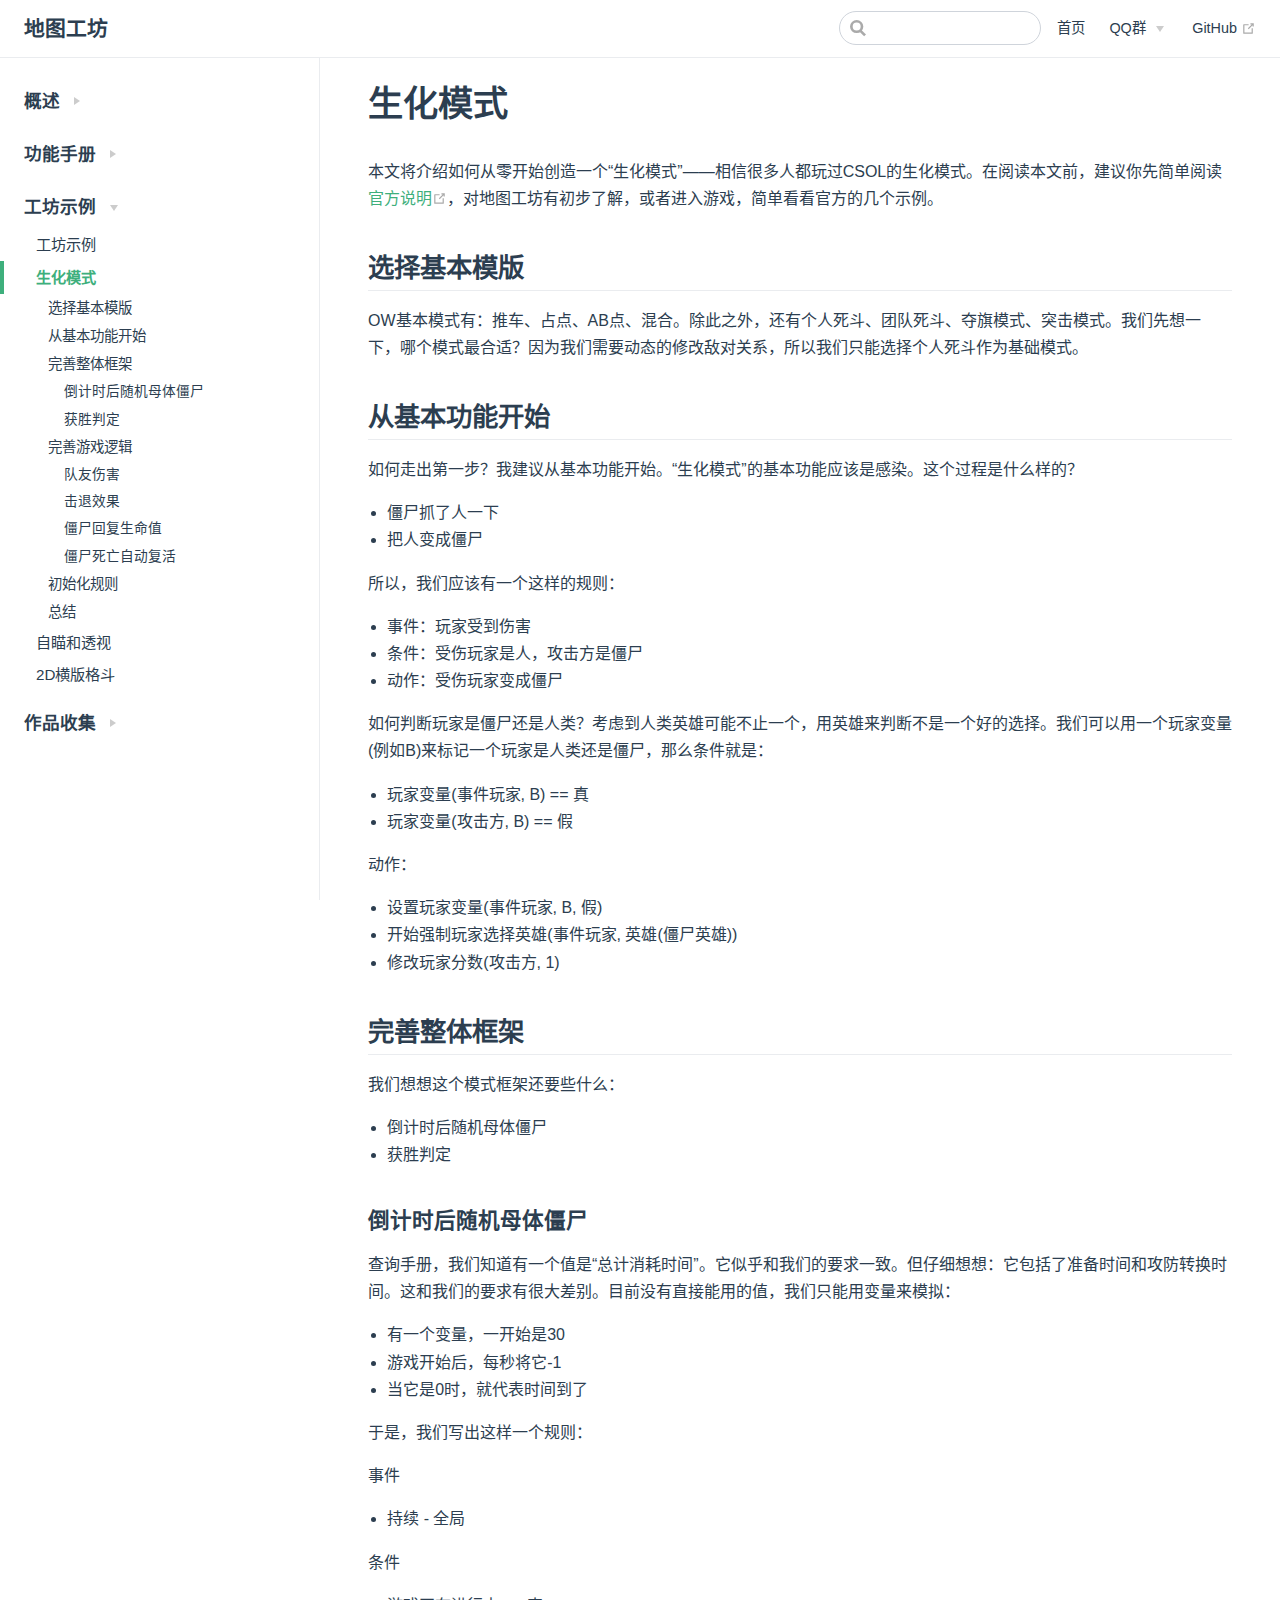
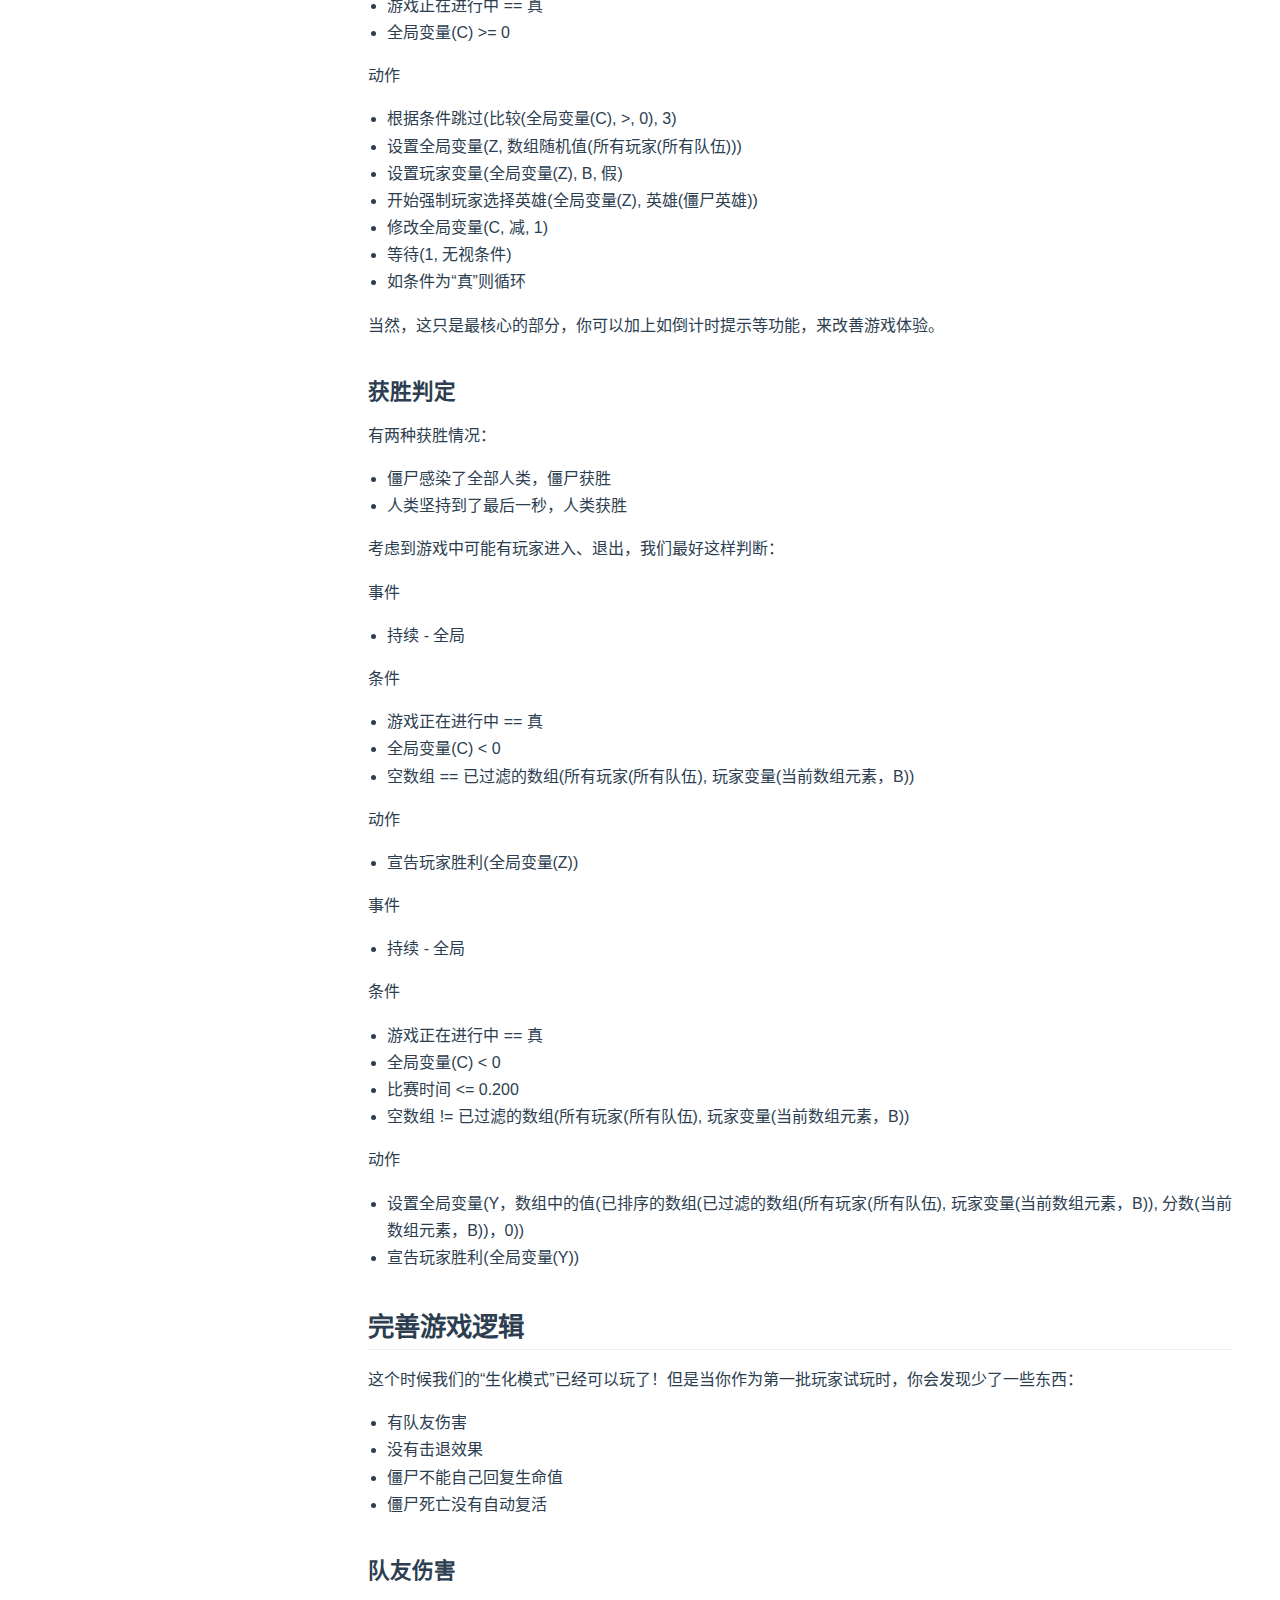
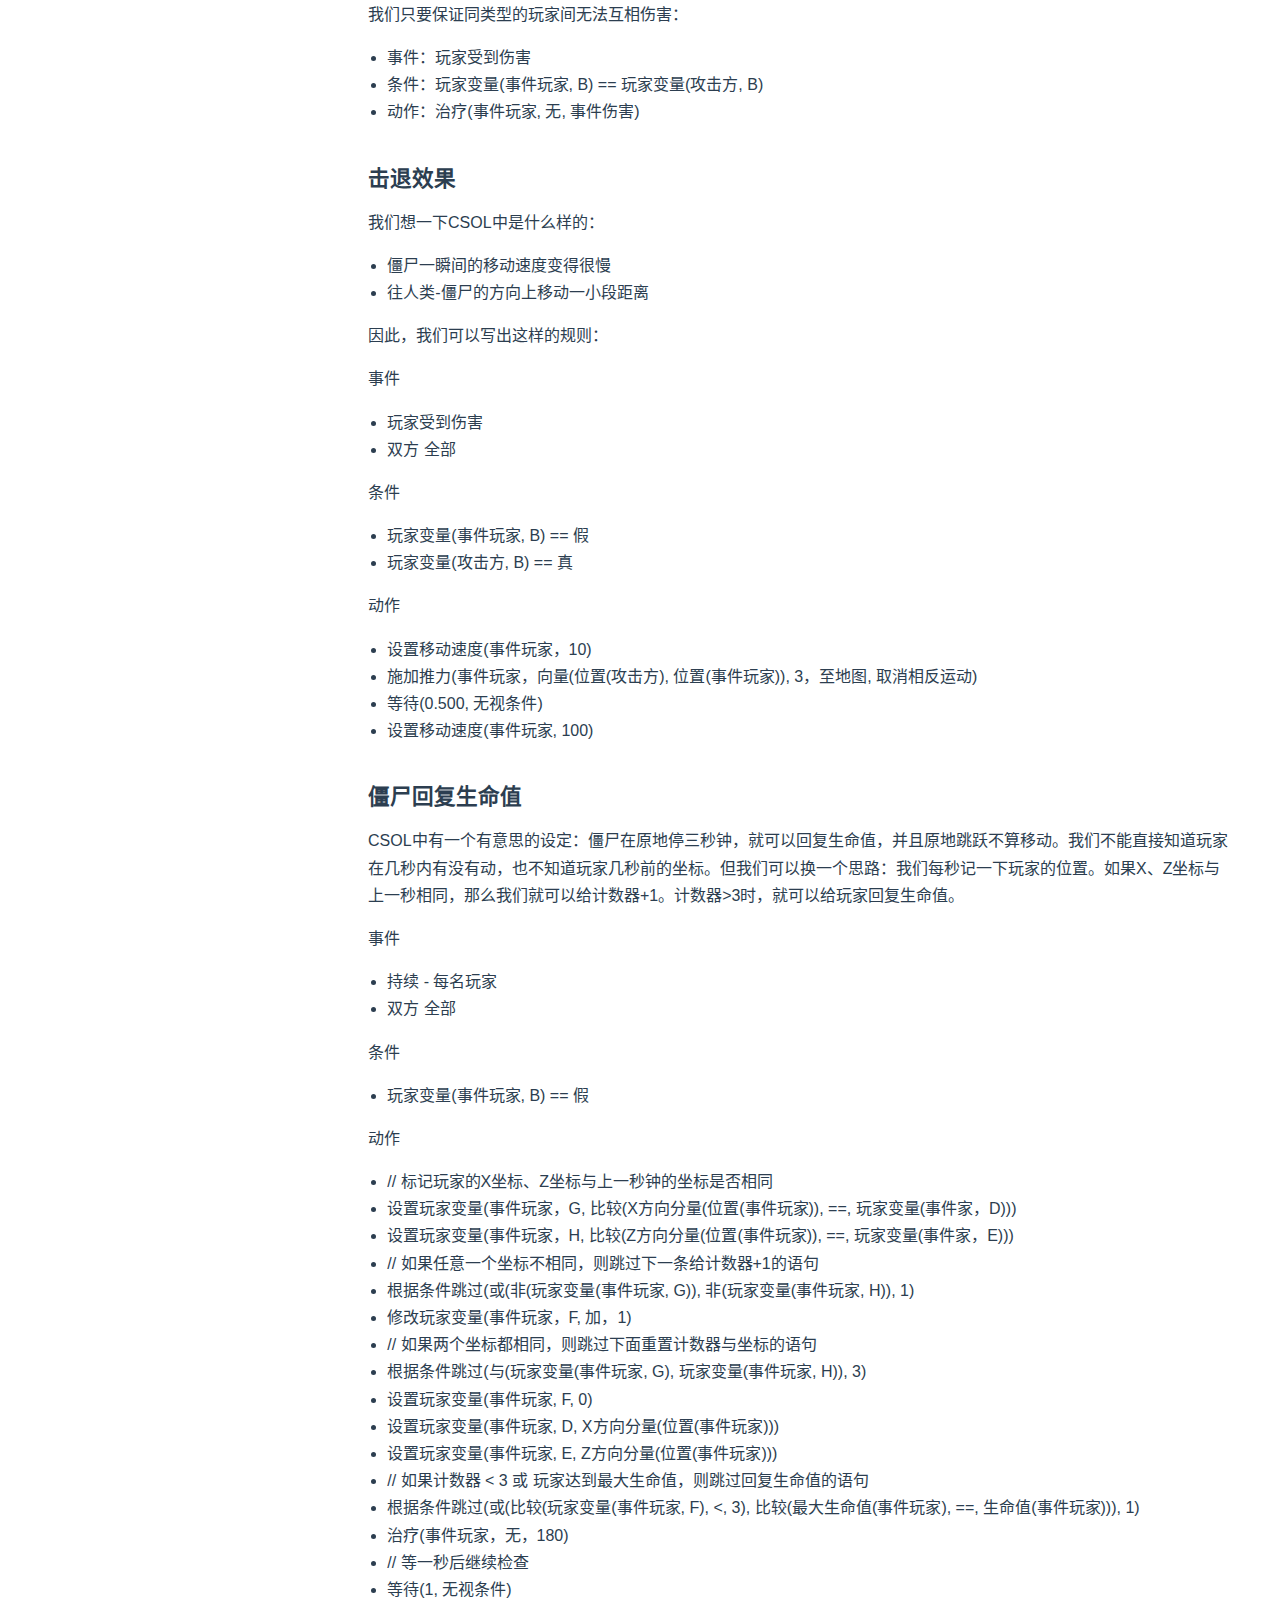
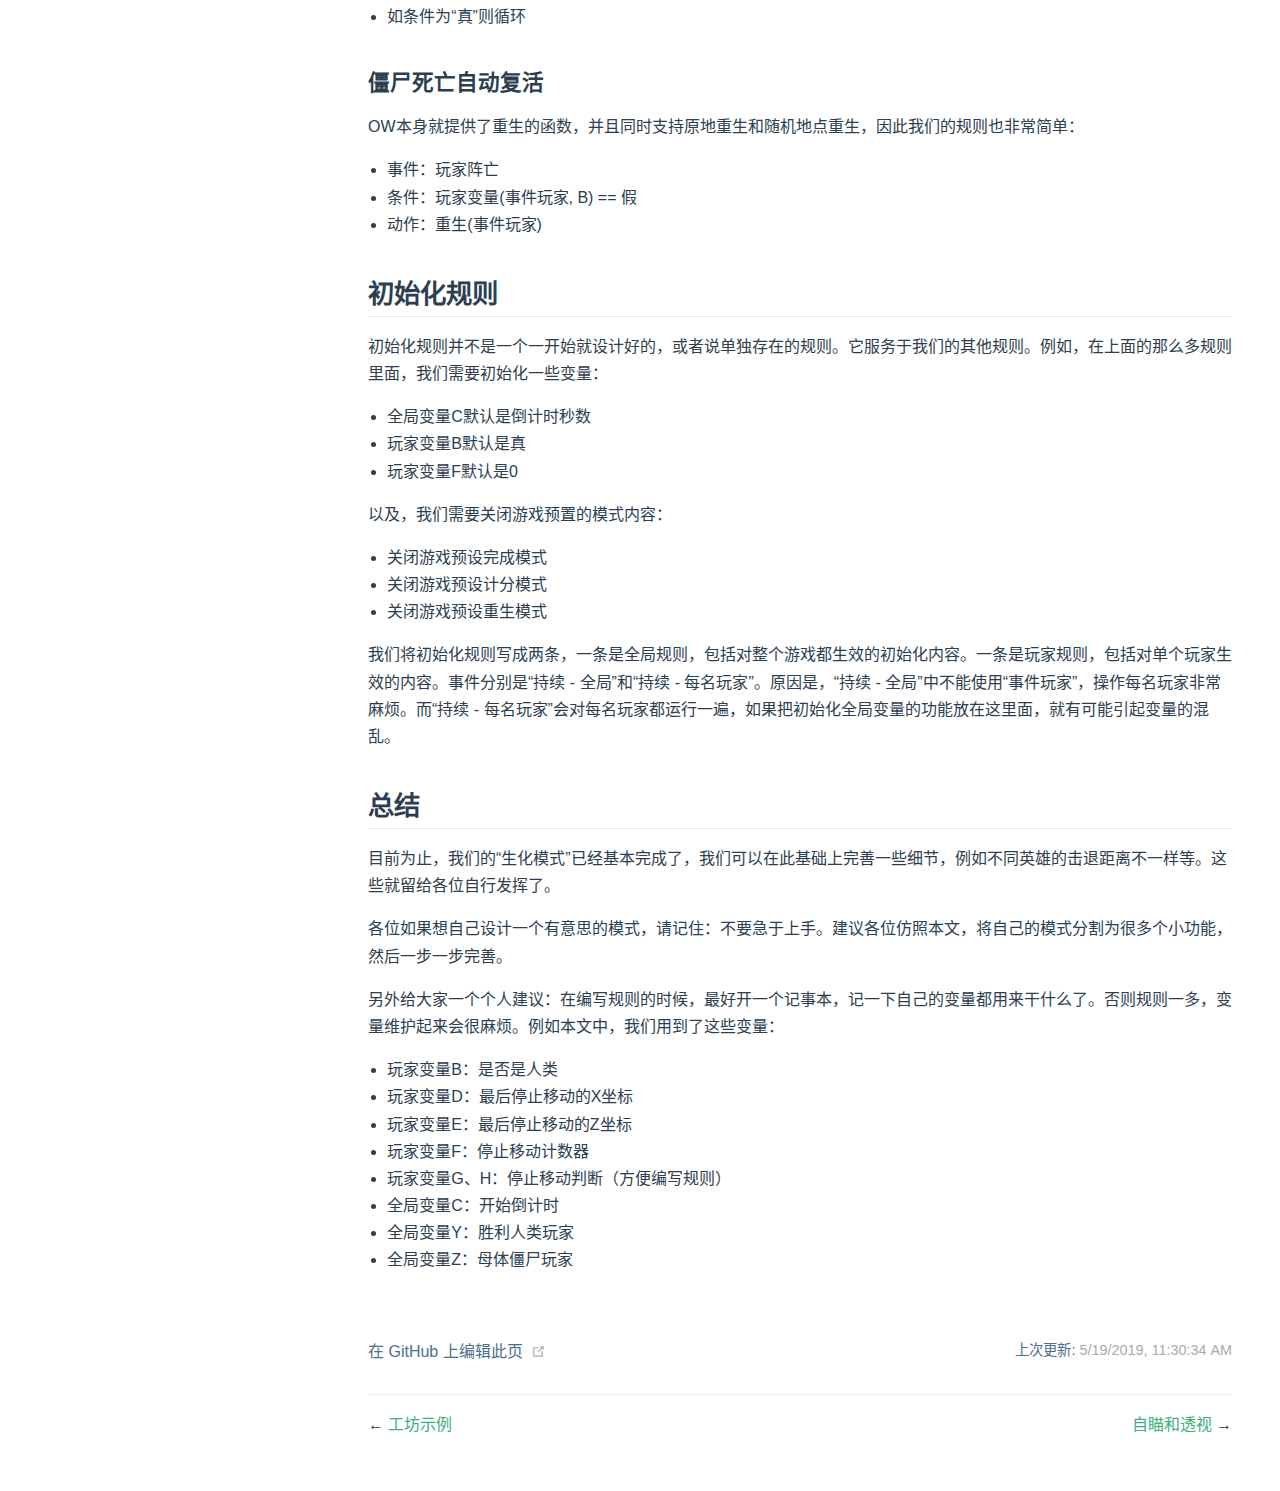
<file: demo/mutation.html>
<!DOCTYPE html>
<html lang="zh-CN">
  <head>
    <meta charset="utf-8">
    <meta name="viewport" content="width=device-width,initial-scale=1">
    <title>生化模式 | 地图工坊</title>
    <meta name="description" content="地图工坊">
    
    
    <link rel="preload" href="/assets/css/0.styles.502444c2.css" as="style"><link rel="preload" href="/assets/js/app.e2e1ac13.js" as="script"><link rel="preload" href="/assets/js/2.34c0335e.js" as="script"><link rel="preload" href="/assets/js/10.fc92c274.js" as="script"><link rel="prefetch" href="/assets/js/11.0306ae34.js"><link rel="prefetch" href="/assets/js/12.1814f641.js"><link rel="prefetch" href="/assets/js/13.e3f62960.js"><link rel="prefetch" href="/assets/js/14.94f72ca9.js"><link rel="prefetch" href="/assets/js/15.3cdc0175.js"><link rel="prefetch" href="/assets/js/16.a7b0e282.js"><link rel="prefetch" href="/assets/js/17.680bcf35.js"><link rel="prefetch" href="/assets/js/18.70c67728.js"><link rel="prefetch" href="/assets/js/19.7fa7f58b.js"><link rel="prefetch" href="/assets/js/3.302cf84c.js"><link rel="prefetch" href="/assets/js/4.18e053bf.js"><link rel="prefetch" href="/assets/js/5.7d6e56e5.js"><link rel="prefetch" href="/assets/js/6.b1c3ce9b.js"><link rel="prefetch" href="/assets/js/7.c5765a95.js"><link rel="prefetch" href="/assets/js/8.6058d7ae.js"><link rel="prefetch" href="/assets/js/9.a2af808f.js">
    <link rel="stylesheet" href="/assets/css/0.styles.502444c2.css">
  </head>
  <body>
    <div id="app" data-server-rendered="true"><div class="theme-container"><header class="navbar"><div class="sidebar-button"><svg xmlns="http://www.w3.org/2000/svg" aria-hidden="true" role="img" viewBox="0 0 448 512" class="icon"><path fill="currentColor" d="M436 124H12c-6.627 0-12-5.373-12-12V80c0-6.627 5.373-12 12-12h424c6.627 0 12 5.373 12 12v32c0 6.627-5.373 12-12 12zm0 160H12c-6.627 0-12-5.373-12-12v-32c0-6.627 5.373-12 12-12h424c6.627 0 12 5.373 12 12v32c0 6.627-5.373 12-12 12zm0 160H12c-6.627 0-12-5.373-12-12v-32c0-6.627 5.373-12 12-12h424c6.627 0 12 5.373 12 12v32c0 6.627-5.373 12-12 12z"></path></svg></div> <a href="/" class="home-link router-link-active"><!----> <span class="site-name">地图工坊</span></a> <div class="links"><div class="search-box"><input aria-label="Search" autocomplete="off" spellcheck="false" value=""> <!----></div> <nav class="nav-links can-hide"><div class="nav-item"><a href="/" class="nav-link">首页</a></div><div class="nav-item"><div class="dropdown-wrapper"><a class="dropdown-title"><span class="title">QQ群</span> <span class="arrow right"></span></a> <ul class="nav-dropdown" style="display:none;"><li class="dropdown-item"><!----> <a href="https://jq.qq.com/?_wv=1027&amp;k=5J2QSeu" target="_blank" rel="noopener noreferrer" class="nav-link external">
  交流群
  <svg xmlns="http://www.w3.org/2000/svg" aria-hidden="true" x="0px" y="0px" viewBox="0 0 100 100" width="15" height="15" class="icon outbound"><path fill="currentColor" d="M18.8,85.1h56l0,0c2.2,0,4-1.8,4-4v-32h-8v28h-48v-48h28v-8h-32l0,0c-2.2,0-4,1.8-4,4v56C14.8,83.3,16.6,85.1,18.8,85.1z"></path> <polygon fill="currentColor" points="45.7,48.7 51.3,54.3 77.2,28.5 77.2,37.2 85.2,37.2 85.2,14.9 62.8,14.9 62.8,22.9 71.5,22.9"></polygon></svg></a></li><li class="dropdown-item"><!----> <a href="https://jq.qq.com/?_wv=1027&amp;k=5oGqbYZ" target="_blank" rel="noopener noreferrer" class="nav-link external">
  测试群
  <svg xmlns="http://www.w3.org/2000/svg" aria-hidden="true" x="0px" y="0px" viewBox="0 0 100 100" width="15" height="15" class="icon outbound"><path fill="currentColor" d="M18.8,85.1h56l0,0c2.2,0,4-1.8,4-4v-32h-8v28h-48v-48h28v-8h-32l0,0c-2.2,0-4,1.8-4,4v56C14.8,83.3,16.6,85.1,18.8,85.1z"></path> <polygon fill="currentColor" points="45.7,48.7 51.3,54.3 77.2,28.5 77.2,37.2 85.2,37.2 85.2,14.9 62.8,14.9 62.8,22.9 71.5,22.9"></polygon></svg></a></li></ul></div></div> <a href="https://github.com/sylingd/ow-workshop" target="_blank" rel="noopener noreferrer" class="repo-link">
    GitHub
    <svg xmlns="http://www.w3.org/2000/svg" aria-hidden="true" x="0px" y="0px" viewBox="0 0 100 100" width="15" height="15" class="icon outbound"><path fill="currentColor" d="M18.8,85.1h56l0,0c2.2,0,4-1.8,4-4v-32h-8v28h-48v-48h28v-8h-32l0,0c-2.2,0-4,1.8-4,4v56C14.8,83.3,16.6,85.1,18.8,85.1z"></path> <polygon fill="currentColor" points="45.7,48.7 51.3,54.3 77.2,28.5 77.2,37.2 85.2,37.2 85.2,14.9 62.8,14.9 62.8,22.9 71.5,22.9"></polygon></svg></a></nav></div></header> <div class="sidebar-mask"></div> <aside class="sidebar"><nav class="nav-links"><div class="nav-item"><a href="/" class="nav-link">首页</a></div><div class="nav-item"><div class="dropdown-wrapper"><a class="dropdown-title"><span class="title">QQ群</span> <span class="arrow right"></span></a> <ul class="nav-dropdown" style="display:none;"><li class="dropdown-item"><!----> <a href="https://jq.qq.com/?_wv=1027&amp;k=5J2QSeu" target="_blank" rel="noopener noreferrer" class="nav-link external">
  交流群
  <svg xmlns="http://www.w3.org/2000/svg" aria-hidden="true" x="0px" y="0px" viewBox="0 0 100 100" width="15" height="15" class="icon outbound"><path fill="currentColor" d="M18.8,85.1h56l0,0c2.2,0,4-1.8,4-4v-32h-8v28h-48v-48h28v-8h-32l0,0c-2.2,0-4,1.8-4,4v56C14.8,83.3,16.6,85.1,18.8,85.1z"></path> <polygon fill="currentColor" points="45.7,48.7 51.3,54.3 77.2,28.5 77.2,37.2 85.2,37.2 85.2,14.9 62.8,14.9 62.8,22.9 71.5,22.9"></polygon></svg></a></li><li class="dropdown-item"><!----> <a href="https://jq.qq.com/?_wv=1027&amp;k=5oGqbYZ" target="_blank" rel="noopener noreferrer" class="nav-link external">
  测试群
  <svg xmlns="http://www.w3.org/2000/svg" aria-hidden="true" x="0px" y="0px" viewBox="0 0 100 100" width="15" height="15" class="icon outbound"><path fill="currentColor" d="M18.8,85.1h56l0,0c2.2,0,4-1.8,4-4v-32h-8v28h-48v-48h28v-8h-32l0,0c-2.2,0-4,1.8-4,4v56C14.8,83.3,16.6,85.1,18.8,85.1z"></path> <polygon fill="currentColor" points="45.7,48.7 51.3,54.3 77.2,28.5 77.2,37.2 85.2,37.2 85.2,14.9 62.8,14.9 62.8,22.9 71.5,22.9"></polygon></svg></a></li></ul></div></div> <a href="https://github.com/sylingd/ow-workshop" target="_blank" rel="noopener noreferrer" class="repo-link">
    GitHub
    <svg xmlns="http://www.w3.org/2000/svg" aria-hidden="true" x="0px" y="0px" viewBox="0 0 100 100" width="15" height="15" class="icon outbound"><path fill="currentColor" d="M18.8,85.1h56l0,0c2.2,0,4-1.8,4-4v-32h-8v28h-48v-48h28v-8h-32l0,0c-2.2,0-4,1.8-4,4v56C14.8,83.3,16.6,85.1,18.8,85.1z"></path> <polygon fill="currentColor" points="45.7,48.7 51.3,54.3 77.2,28.5 77.2,37.2 85.2,37.2 85.2,14.9 62.8,14.9 62.8,22.9 71.5,22.9"></polygon></svg></a></nav>  <ul class="sidebar-links"><li><section class="sidebar-group collapsable depth-0"><p class="sidebar-heading"><span>概述</span> <span class="arrow right"></span></p> <!----></section></li><li><section class="sidebar-group collapsable depth-0"><p class="sidebar-heading"><span>功能手册</span> <span class="arrow right"></span></p> <!----></section></li><li><section class="sidebar-group collapsable depth-0"><p class="sidebar-heading open"><span>工坊示例</span> <span class="arrow down"></span></p> <ul class="sidebar-links sidebar-group-items"><li><a href="/demo/" class="sidebar-link">工坊示例</a></li><li><a href="/demo/mutation.html" class="active sidebar-link">生化模式</a><ul class="sidebar-sub-headers"><li class="sidebar-sub-header"><a href="/demo/mutation.html#选择基本模版" class="sidebar-link">选择基本模版</a></li><li class="sidebar-sub-header"><a href="/demo/mutation.html#从基本功能开始" class="sidebar-link">从基本功能开始</a></li><li class="sidebar-sub-header"><a href="/demo/mutation.html#完善整体框架" class="sidebar-link">完善整体框架</a><ul class="sidebar-sub-headers"><li class="sidebar-sub-header"><a href="/demo/mutation.html#倒计时后随机母体僵尸" class="sidebar-link">倒计时后随机母体僵尸</a></li><li class="sidebar-sub-header"><a href="/demo/mutation.html#获胜判定" class="sidebar-link">获胜判定</a></li></ul></li><li class="sidebar-sub-header"><a href="/demo/mutation.html#完善游戏逻辑" class="sidebar-link">完善游戏逻辑</a><ul class="sidebar-sub-headers"><li class="sidebar-sub-header"><a href="/demo/mutation.html#队友伤害" class="sidebar-link">队友伤害</a></li><li class="sidebar-sub-header"><a href="/demo/mutation.html#击退效果" class="sidebar-link">击退效果</a></li><li class="sidebar-sub-header"><a href="/demo/mutation.html#僵尸回复生命值" class="sidebar-link">僵尸回复生命值</a></li><li class="sidebar-sub-header"><a href="/demo/mutation.html#僵尸死亡自动复活" class="sidebar-link">僵尸死亡自动复活</a></li></ul></li><li class="sidebar-sub-header"><a href="/demo/mutation.html#初始化规则" class="sidebar-link">初始化规则</a></li><li class="sidebar-sub-header"><a href="/demo/mutation.html#总结" class="sidebar-link">总结</a></li></ul></li><li><a href="/demo/aiming_and_perspective.html" class="sidebar-link">自瞄和透视</a></li><li><a href="/demo/2d.html" class="sidebar-link">2D横版格斗</a></li></ul></section></li><li><section class="sidebar-group collapsable depth-0"><p class="sidebar-heading"><span>作品收集</span> <span class="arrow right"></span></p> <!----></section></li></ul> </aside> <main class="page"> <div class="content default"><h1 id="生化模式"><a href="#生化模式" aria-hidden="true" class="header-anchor">#</a> 生化模式</h1> <p>本文将介绍如何从零开始创造一个“生化模式”——相信很多人都玩过CSOL的生化模式。在阅读本文前，建议你先简单阅读<a href="https://ow.blizzard.cn/article/news/1307" target="_blank" rel="noopener noreferrer">官方说明<svg xmlns="http://www.w3.org/2000/svg" aria-hidden="true" x="0px" y="0px" viewBox="0 0 100 100" width="15" height="15" class="icon outbound"><path fill="currentColor" d="M18.8,85.1h56l0,0c2.2,0,4-1.8,4-4v-32h-8v28h-48v-48h28v-8h-32l0,0c-2.2,0-4,1.8-4,4v56C14.8,83.3,16.6,85.1,18.8,85.1z"></path> <polygon fill="currentColor" points="45.7,48.7 51.3,54.3 77.2,28.5 77.2,37.2 85.2,37.2 85.2,14.9 62.8,14.9 62.8,22.9 71.5,22.9"></polygon></svg></a>，对地图工坊有初步了解，或者进入游戏，简单看看官方的几个示例。</p> <h2 id="选择基本模版"><a href="#选择基本模版" aria-hidden="true" class="header-anchor">#</a> 选择基本模版</h2> <p>OW基本模式有：推车、占点、AB点、混合。除此之外，还有个人死斗、团队死斗、夺旗模式、突击模式。我们先想一下，哪个模式最合适？因为我们需要动态的修改敌对关系，所以我们只能选择个人死斗作为基础模式。</p> <h2 id="从基本功能开始"><a href="#从基本功能开始" aria-hidden="true" class="header-anchor">#</a> 从基本功能开始</h2> <p>如何走出第一步？我建议从基本功能开始。“生化模式”的基本功能应该是感染。这个过程是什么样的？</p> <ul><li>僵尸抓了人一下</li> <li>把人变成僵尸</li></ul> <p>所以，我们应该有一个这样的规则：</p> <ul><li>事件：玩家受到伤害</li> <li>条件：受伤玩家是人，攻击方是僵尸</li> <li>动作：受伤玩家变成僵尸</li></ul> <p>如何判断玩家是僵尸还是人类？考虑到人类英雄可能不止一个，用英雄来判断不是一个好的选择。我们可以用一个玩家变量(例如B)来标记一个玩家是人类还是僵尸，那么条件就是：</p> <ul><li>玩家变量(事件玩家, B) == 真</li> <li>玩家变量(攻击方, B) == 假</li></ul> <p>动作：</p> <ul><li>设置玩家变量(事件玩家, B, 假)</li> <li>开始强制玩家选择英雄(事件玩家, 英雄(僵尸英雄))</li> <li>修改玩家分数(攻击方, 1)</li></ul> <h2 id="完善整体框架"><a href="#完善整体框架" aria-hidden="true" class="header-anchor">#</a> 完善整体框架</h2> <p>我们想想这个模式框架还要些什么：</p> <ul><li>倒计时后随机母体僵尸</li> <li>获胜判定</li></ul> <h3 id="倒计时后随机母体僵尸"><a href="#倒计时后随机母体僵尸" aria-hidden="true" class="header-anchor">#</a> 倒计时后随机母体僵尸</h3> <p>查询手册，我们知道有一个值是“总计消耗时间”。它似乎和我们的要求一致。但仔细想想：它包括了准备时间和攻防转换时间。这和我们的要求有很大差别。目前没有直接能用的值，我们只能用变量来模拟：</p> <ul><li>有一个变量，一开始是30</li> <li>游戏开始后，每秒将它-1</li> <li>当它是0时，就代表时间到了</li></ul> <p>于是，我们写出这样一个规则：</p> <p>事件</p> <ul><li>持续 - 全局</li></ul> <p>条件</p> <ul><li>游戏正在进行中 == 真</li> <li>全局变量(C) &gt;= 0</li></ul> <p>动作</p> <ul><li>根据条件跳过(比较(全局变量(C), &gt;, 0), 3)</li> <li>设置全局变量(Z, 数组随机值(所有玩家(所有队伍)))</li> <li>设置玩家变量(全局变量(Z), B, 假)</li> <li>开始强制玩家选择英雄(全局变量(Z), 英雄(僵尸英雄))</li> <li>修改全局变量(C, 减, 1)</li> <li>等待(1, 无视条件)</li> <li>如条件为“真”则循环</li></ul> <p>当然，这只是最核心的部分，你可以加上如倒计时提示等功能，来改善游戏体验。</p> <h3 id="获胜判定"><a href="#获胜判定" aria-hidden="true" class="header-anchor">#</a> 获胜判定</h3> <p>有两种获胜情况：</p> <ul><li>僵尸感染了全部人类，僵尸获胜</li> <li>人类坚持到了最后一秒，人类获胜</li></ul> <p>考虑到游戏中可能有玩家进入、退出，我们最好这样判断：</p> <p>事件</p> <ul><li>持续 - 全局</li></ul> <p>条件</p> <ul><li>游戏正在进行中 == 真</li> <li>全局变量(C) &lt; 0</li> <li>空数组 == 已过滤的数组(所有玩家(所有队伍), 玩家变量(当前数组元素，B))</li></ul> <p>动作</p> <ul><li>宣告玩家胜利(全局变量(Z))</li></ul> <p>事件</p> <ul><li>持续 - 全局</li></ul> <p>条件</p> <ul><li>游戏正在进行中 == 真</li> <li>全局变量(C) &lt; 0</li> <li>比赛时间 &lt;= 0.200</li> <li>空数组 != 已过滤的数组(所有玩家(所有队伍), 玩家变量(当前数组元素，B))</li></ul> <p>动作</p> <ul><li>设置全局变量(Y，数组中的值(已排序的数组(已过滤的数组(所有玩家(所有队伍), 玩家变量(当前数组元素，B)), 分数(当前数组元素，B))，0))</li> <li>宣告玩家胜利(全局变量(Y))</li></ul> <h2 id="完善游戏逻辑"><a href="#完善游戏逻辑" aria-hidden="true" class="header-anchor">#</a> 完善游戏逻辑</h2> <p>这个时候我们的“生化模式”已经可以玩了！但是当你作为第一批玩家试玩时，你会发现少了一些东西：</p> <ul><li>有队友伤害</li> <li>没有击退效果</li> <li>僵尸不能自己回复生命值</li> <li>僵尸死亡没有自动复活</li></ul> <h3 id="队友伤害"><a href="#队友伤害" aria-hidden="true" class="header-anchor">#</a> 队友伤害</h3> <p>我们只要保证同类型的玩家间无法互相伤害：</p> <ul><li>事件：玩家受到伤害</li> <li>条件：玩家变量(事件玩家, B) == 玩家变量(攻击方, B)</li> <li>动作：治疗(事件玩家, 无, 事件伤害)</li></ul> <h3 id="击退效果"><a href="#击退效果" aria-hidden="true" class="header-anchor">#</a> 击退效果</h3> <p>我们想一下CSOL中是什么样的：</p> <ul><li>僵尸一瞬间的移动速度变得很慢</li> <li>往人类-僵尸的方向上移动一小段距离</li></ul> <p>因此，我们可以写出这样的规则：</p> <p>事件</p> <ul><li>玩家受到伤害</li> <li>双方 全部</li></ul> <p>条件</p> <ul><li>玩家变量(事件玩家, B) == 假</li> <li>玩家变量(攻击方, B) == 真</li></ul> <p>动作</p> <ul><li>设置移动速度(事件玩家，10)</li> <li>施加推力(事件玩家，向量(位置(攻击方), 位置(事件玩家)), 3，至地图, 取消相反运动)</li> <li>等待(0.500, 无视条件)</li> <li>设置移动速度(事件玩家, 100)</li></ul> <h3 id="僵尸回复生命值"><a href="#僵尸回复生命值" aria-hidden="true" class="header-anchor">#</a> 僵尸回复生命值</h3> <p>CSOL中有一个有意思的设定：僵尸在原地停三秒钟，就可以回复生命值，并且原地跳跃不算移动。我们不能直接知道玩家在几秒内有没有动，也不知道玩家几秒前的坐标。但我们可以换一个思路：我们每秒记一下玩家的位置。如果X、Z坐标与上一秒相同，那么我们就可以给计数器+1。计数器&gt;3时，就可以给玩家回复生命值。</p> <p>事件</p> <ul><li>持续 - 每名玩家</li> <li>双方 全部</li></ul> <p>条件</p> <ul><li>玩家变量(事件玩家, B) == 假</li></ul> <p>动作</p> <ul><li>// 标记玩家的X坐标、Z坐标与上一秒钟的坐标是否相同</li> <li>设置玩家变量(事件玩家，G, 比较(X方向分量(位置(事件玩家)), ==, 玩家变量(事件家，D)))</li> <li>设置玩家变量(事件玩家，H, 比较(Z方向分量(位置(事件玩家)), ==, 玩家变量(事件家，E)))</li> <li>// 如果任意一个坐标不相同，则跳过下一条给计数器+1的语句</li> <li>根据条件跳过(或(非(玩家变量(事件玩家, G)), 非(玩家变量(事件玩家, H)), 1)</li> <li>修改玩家变量(事件玩家，F, 加，1)</li> <li>// 如果两个坐标都相同，则跳过下面重置计数器与坐标的语句</li> <li>根据条件跳过(与(玩家变量(事件玩家, G), 玩家变量(事件玩家, H)), 3)</li> <li>设置玩家变量(事件玩家, F, 0)</li> <li>设置玩家变量(事件玩家, D, X方向分量(位置(事件玩家)))</li> <li>设置玩家变量(事件玩家, E, Z方向分量(位置(事件玩家)))</li> <li>// 如果计数器 &lt; 3 或 玩家达到最大生命值，则跳过回复生命值的语句</li> <li>根据条件跳过(或(比较(玩家变量(事件玩家, F), &lt;, 3), 比较(最大生命值(事件玩家), ==, 生命值(事件玩家))), 1)</li> <li>治疗(事件玩家，无，180)</li> <li>// 等一秒后继续检查</li> <li>等待(1, 无视条件)</li> <li>如条件为“真”则循环</li></ul> <h3 id="僵尸死亡自动复活"><a href="#僵尸死亡自动复活" aria-hidden="true" class="header-anchor">#</a> 僵尸死亡自动复活</h3> <p>OW本身就提供了重生的函数，并且同时支持原地重生和随机地点重生，因此我们的规则也非常简单：</p> <ul><li>事件：玩家阵亡</li> <li>条件：玩家变量(事件玩家, B) == 假</li> <li>动作：重生(事件玩家)</li></ul> <h2 id="初始化规则"><a href="#初始化规则" aria-hidden="true" class="header-anchor">#</a> 初始化规则</h2> <p>初始化规则并不是一个一开始就设计好的，或者说单独存在的规则。它服务于我们的其他规则。例如，在上面的那么多规则里面，我们需要初始化一些变量：</p> <ul><li>全局变量C默认是倒计时秒数</li> <li>玩家变量B默认是真</li> <li>玩家变量F默认是0</li></ul> <p>以及，我们需要关闭游戏预置的模式内容：</p> <ul><li>关闭游戏预设完成模式</li> <li>关闭游戏预设计分模式</li> <li>关闭游戏预设重生模式</li></ul> <p>我们将初始化规则写成两条，一条是全局规则，包括对整个游戏都生效的初始化内容。一条是玩家规则，包括对单个玩家生效的内容。事件分别是“持续 - 全局”和“持续 - 每名玩家”。原因是，“持续 - 全局”中不能使用“事件玩家”，操作每名玩家非常麻烦。而“持续 - 每名玩家”会对每名玩家都运行一遍，如果把初始化全局变量的功能放在这里面，就有可能引起变量的混乱。</p> <h2 id="总结"><a href="#总结" aria-hidden="true" class="header-anchor">#</a> 总结</h2> <p>目前为止，我们的“生化模式”已经基本完成了，我们可以在此基础上完善一些细节，例如不同英雄的击退距离不一样等。这些就留给各位自行发挥了。</p> <p>各位如果想自己设计一个有意思的模式，请记住：不要急于上手。建议各位仿照本文，将自己的模式分割为很多个小功能，然后一步一步完善。</p> <p>另外给大家一个个人建议：在编写规则的时候，最好开一个记事本，记一下自己的变量都用来干什么了。否则规则一多，变量维护起来会很麻烦。例如本文中，我们用到了这些变量：</p> <ul><li>玩家变量B：是否是人类</li> <li>玩家变量D：最后停止移动的X坐标</li> <li>玩家变量E：最后停止移动的Z坐标</li> <li>玩家变量F：停止移动计数器</li> <li>玩家变量G、H：停止移动判断（方便编写规则）</li> <li>全局变量C：开始倒计时</li> <li>全局变量Y：胜利人类玩家</li> <li>全局变量Z：母体僵尸玩家</li></ul></div> <footer class="page-edit"><div class="edit-link"><a href="https://github.com/sylingd/ow-workshop/edit/master/demo/mutation.md" target="_blank" rel="noopener noreferrer">在 GitHub 上编辑此页</a> <svg xmlns="http://www.w3.org/2000/svg" aria-hidden="true" x="0px" y="0px" viewBox="0 0 100 100" width="15" height="15" class="icon outbound"><path fill="currentColor" d="M18.8,85.1h56l0,0c2.2,0,4-1.8,4-4v-32h-8v28h-48v-48h28v-8h-32l0,0c-2.2,0-4,1.8-4,4v56C14.8,83.3,16.6,85.1,18.8,85.1z"></path> <polygon fill="currentColor" points="45.7,48.7 51.3,54.3 77.2,28.5 77.2,37.2 85.2,37.2 85.2,14.9 62.8,14.9 62.8,22.9 71.5,22.9"></polygon></svg></div> <div class="last-updated"><span class="prefix">上次更新: </span> <span class="time">5/19/2019, 11:30:34 AM</span></div></footer> <div class="page-nav"><p class="inner"><span class="prev">
        ←
        <a href="/demo/" class="prev router-link-active">
          工坊示例
        </a></span> <span class="next"><a href="/demo/aiming_and_perspective.html">
          自瞄和透视
        </a>
        →
      </span></p></div> </main></div><div class="global-ui"><!----></div></div>
    <script src="/assets/js/app.e2e1ac13.js" defer></script><script src="/assets/js/2.34c0335e.js" defer></script><script src="/assets/js/10.fc92c274.js" defer></script>
  </body>
</html>
</file>
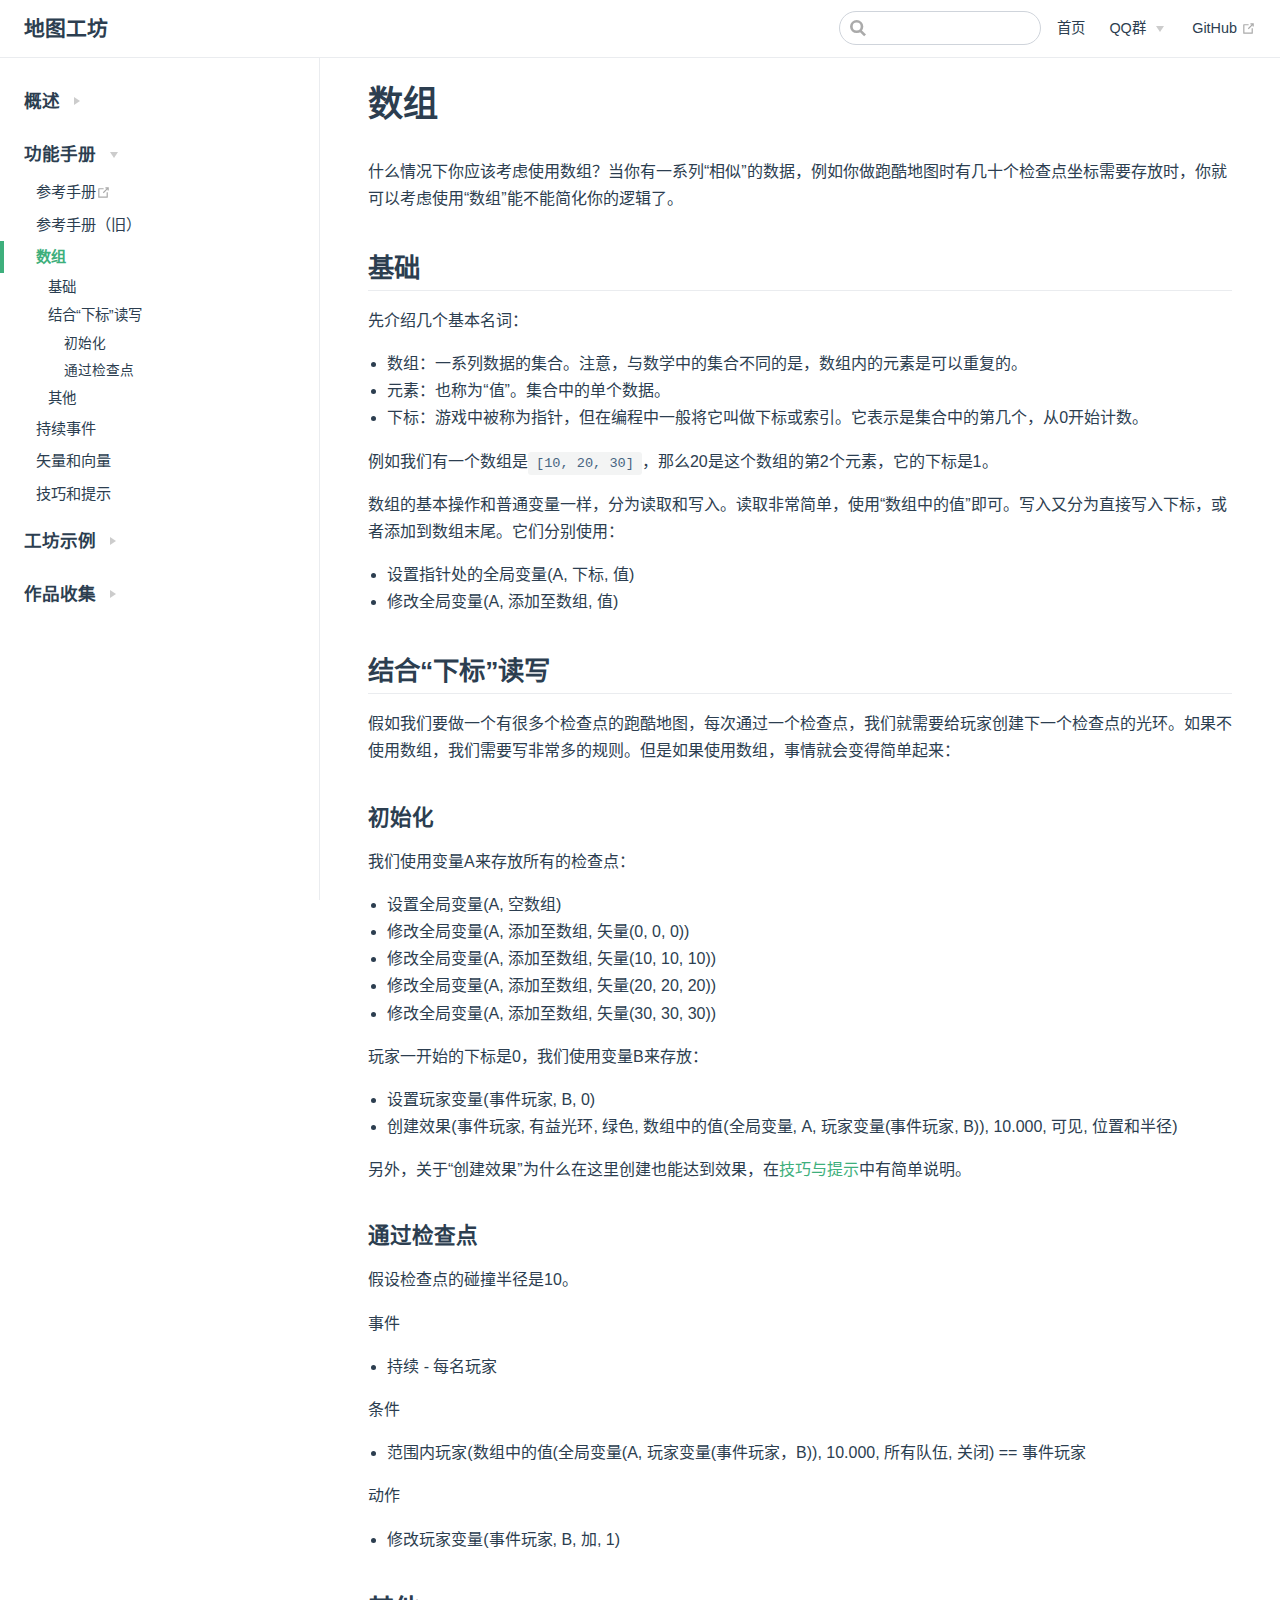
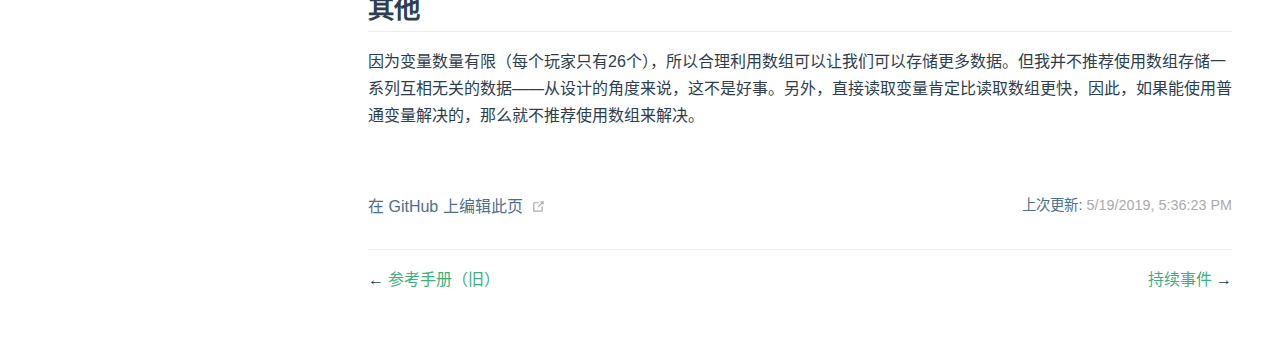
<file: manual/array.html>
<!DOCTYPE html>
<html lang="zh-CN">
  <head>
    <meta charset="utf-8">
    <meta name="viewport" content="width=device-width,initial-scale=1">
    <title>数组 | 地图工坊</title>
    <meta name="description" content="地图工坊">
    
    
    <link rel="preload" href="/assets/css/0.styles.502444c2.css" as="style"><link rel="preload" href="/assets/js/app.e2e1ac13.js" as="script"><link rel="preload" href="/assets/js/2.34c0335e.js" as="script"><link rel="preload" href="/assets/js/11.0306ae34.js" as="script"><link rel="prefetch" href="/assets/js/10.fc92c274.js"><link rel="prefetch" href="/assets/js/12.1814f641.js"><link rel="prefetch" href="/assets/js/13.e3f62960.js"><link rel="prefetch" href="/assets/js/14.94f72ca9.js"><link rel="prefetch" href="/assets/js/15.3cdc0175.js"><link rel="prefetch" href="/assets/js/16.a7b0e282.js"><link rel="prefetch" href="/assets/js/17.680bcf35.js"><link rel="prefetch" href="/assets/js/18.70c67728.js"><link rel="prefetch" href="/assets/js/19.7fa7f58b.js"><link rel="prefetch" href="/assets/js/3.302cf84c.js"><link rel="prefetch" href="/assets/js/4.18e053bf.js"><link rel="prefetch" href="/assets/js/5.7d6e56e5.js"><link rel="prefetch" href="/assets/js/6.b1c3ce9b.js"><link rel="prefetch" href="/assets/js/7.c5765a95.js"><link rel="prefetch" href="/assets/js/8.6058d7ae.js"><link rel="prefetch" href="/assets/js/9.a2af808f.js">
    <link rel="stylesheet" href="/assets/css/0.styles.502444c2.css">
  </head>
  <body>
    <div id="app" data-server-rendered="true"><div class="theme-container"><header class="navbar"><div class="sidebar-button"><svg xmlns="http://www.w3.org/2000/svg" aria-hidden="true" role="img" viewBox="0 0 448 512" class="icon"><path fill="currentColor" d="M436 124H12c-6.627 0-12-5.373-12-12V80c0-6.627 5.373-12 12-12h424c6.627 0 12 5.373 12 12v32c0 6.627-5.373 12-12 12zm0 160H12c-6.627 0-12-5.373-12-12v-32c0-6.627 5.373-12 12-12h424c6.627 0 12 5.373 12 12v32c0 6.627-5.373 12-12 12zm0 160H12c-6.627 0-12-5.373-12-12v-32c0-6.627 5.373-12 12-12h424c6.627 0 12 5.373 12 12v32c0 6.627-5.373 12-12 12z"></path></svg></div> <a href="/" class="home-link router-link-active"><!----> <span class="site-name">地图工坊</span></a> <div class="links"><div class="search-box"><input aria-label="Search" autocomplete="off" spellcheck="false" value=""> <!----></div> <nav class="nav-links can-hide"><div class="nav-item"><a href="/" class="nav-link">首页</a></div><div class="nav-item"><div class="dropdown-wrapper"><a class="dropdown-title"><span class="title">QQ群</span> <span class="arrow right"></span></a> <ul class="nav-dropdown" style="display:none;"><li class="dropdown-item"><!----> <a href="https://jq.qq.com/?_wv=1027&amp;k=5J2QSeu" target="_blank" rel="noopener noreferrer" class="nav-link external">
  交流群
  <svg xmlns="http://www.w3.org/2000/svg" aria-hidden="true" x="0px" y="0px" viewBox="0 0 100 100" width="15" height="15" class="icon outbound"><path fill="currentColor" d="M18.8,85.1h56l0,0c2.2,0,4-1.8,4-4v-32h-8v28h-48v-48h28v-8h-32l0,0c-2.2,0-4,1.8-4,4v56C14.8,83.3,16.6,85.1,18.8,85.1z"></path> <polygon fill="currentColor" points="45.7,48.7 51.3,54.3 77.2,28.5 77.2,37.2 85.2,37.2 85.2,14.9 62.8,14.9 62.8,22.9 71.5,22.9"></polygon></svg></a></li><li class="dropdown-item"><!----> <a href="https://jq.qq.com/?_wv=1027&amp;k=5oGqbYZ" target="_blank" rel="noopener noreferrer" class="nav-link external">
  测试群
  <svg xmlns="http://www.w3.org/2000/svg" aria-hidden="true" x="0px" y="0px" viewBox="0 0 100 100" width="15" height="15" class="icon outbound"><path fill="currentColor" d="M18.8,85.1h56l0,0c2.2,0,4-1.8,4-4v-32h-8v28h-48v-48h28v-8h-32l0,0c-2.2,0-4,1.8-4,4v56C14.8,83.3,16.6,85.1,18.8,85.1z"></path> <polygon fill="currentColor" points="45.7,48.7 51.3,54.3 77.2,28.5 77.2,37.2 85.2,37.2 85.2,14.9 62.8,14.9 62.8,22.9 71.5,22.9"></polygon></svg></a></li></ul></div></div> <a href="https://github.com/sylingd/ow-workshop" target="_blank" rel="noopener noreferrer" class="repo-link">
    GitHub
    <svg xmlns="http://www.w3.org/2000/svg" aria-hidden="true" x="0px" y="0px" viewBox="0 0 100 100" width="15" height="15" class="icon outbound"><path fill="currentColor" d="M18.8,85.1h56l0,0c2.2,0,4-1.8,4-4v-32h-8v28h-48v-48h28v-8h-32l0,0c-2.2,0-4,1.8-4,4v56C14.8,83.3,16.6,85.1,18.8,85.1z"></path> <polygon fill="currentColor" points="45.7,48.7 51.3,54.3 77.2,28.5 77.2,37.2 85.2,37.2 85.2,14.9 62.8,14.9 62.8,22.9 71.5,22.9"></polygon></svg></a></nav></div></header> <div class="sidebar-mask"></div> <aside class="sidebar"><nav class="nav-links"><div class="nav-item"><a href="/" class="nav-link">首页</a></div><div class="nav-item"><div class="dropdown-wrapper"><a class="dropdown-title"><span class="title">QQ群</span> <span class="arrow right"></span></a> <ul class="nav-dropdown" style="display:none;"><li class="dropdown-item"><!----> <a href="https://jq.qq.com/?_wv=1027&amp;k=5J2QSeu" target="_blank" rel="noopener noreferrer" class="nav-link external">
  交流群
  <svg xmlns="http://www.w3.org/2000/svg" aria-hidden="true" x="0px" y="0px" viewBox="0 0 100 100" width="15" height="15" class="icon outbound"><path fill="currentColor" d="M18.8,85.1h56l0,0c2.2,0,4-1.8,4-4v-32h-8v28h-48v-48h28v-8h-32l0,0c-2.2,0-4,1.8-4,4v56C14.8,83.3,16.6,85.1,18.8,85.1z"></path> <polygon fill="currentColor" points="45.7,48.7 51.3,54.3 77.2,28.5 77.2,37.2 85.2,37.2 85.2,14.9 62.8,14.9 62.8,22.9 71.5,22.9"></polygon></svg></a></li><li class="dropdown-item"><!----> <a href="https://jq.qq.com/?_wv=1027&amp;k=5oGqbYZ" target="_blank" rel="noopener noreferrer" class="nav-link external">
  测试群
  <svg xmlns="http://www.w3.org/2000/svg" aria-hidden="true" x="0px" y="0px" viewBox="0 0 100 100" width="15" height="15" class="icon outbound"><path fill="currentColor" d="M18.8,85.1h56l0,0c2.2,0,4-1.8,4-4v-32h-8v28h-48v-48h28v-8h-32l0,0c-2.2,0-4,1.8-4,4v56C14.8,83.3,16.6,85.1,18.8,85.1z"></path> <polygon fill="currentColor" points="45.7,48.7 51.3,54.3 77.2,28.5 77.2,37.2 85.2,37.2 85.2,14.9 62.8,14.9 62.8,22.9 71.5,22.9"></polygon></svg></a></li></ul></div></div> <a href="https://github.com/sylingd/ow-workshop" target="_blank" rel="noopener noreferrer" class="repo-link">
    GitHub
    <svg xmlns="http://www.w3.org/2000/svg" aria-hidden="true" x="0px" y="0px" viewBox="0 0 100 100" width="15" height="15" class="icon outbound"><path fill="currentColor" d="M18.8,85.1h56l0,0c2.2,0,4-1.8,4-4v-32h-8v28h-48v-48h28v-8h-32l0,0c-2.2,0-4,1.8-4,4v56C14.8,83.3,16.6,85.1,18.8,85.1z"></path> <polygon fill="currentColor" points="45.7,48.7 51.3,54.3 77.2,28.5 77.2,37.2 85.2,37.2 85.2,14.9 62.8,14.9 62.8,22.9 71.5,22.9"></polygon></svg></a></nav>  <ul class="sidebar-links"><li><section class="sidebar-group collapsable depth-0"><p class="sidebar-heading"><span>概述</span> <span class="arrow right"></span></p> <!----></section></li><li><section class="sidebar-group collapsable depth-0"><p class="sidebar-heading open"><span>功能手册</span> <span class="arrow down"></span></p> <ul class="sidebar-links sidebar-group-items"><li><a href="https://www.yuque.com/zhaohua-zgi3w/overwatch-document" target="_blank" rel="noopener noreferrer" class="sidebar-link">参考手册<svg xmlns="http://www.w3.org/2000/svg" aria-hidden="true" x="0px" y="0px" viewBox="0 0 100 100" width="15" height="15" class="icon outbound"><path fill="currentColor" d="M18.8,85.1h56l0,0c2.2,0,4-1.8,4-4v-32h-8v28h-48v-48h28v-8h-32l0,0c-2.2,0-4,1.8-4,4v56C14.8,83.3,16.6,85.1,18.8,85.1z"></path> <polygon fill="currentColor" points="45.7,48.7 51.3,54.3 77.2,28.5 77.2,37.2 85.2,37.2 85.2,14.9 62.8,14.9 62.8,22.9 71.5,22.9"></polygon></svg></a></li><li><a href="/manual/old.html" class="sidebar-link">参考手册（旧）</a></li><li><a href="/manual/array.html" class="active sidebar-link">数组</a><ul class="sidebar-sub-headers"><li class="sidebar-sub-header"><a href="/manual/array.html#基础" class="sidebar-link">基础</a></li><li class="sidebar-sub-header"><a href="/manual/array.html#结合“下标”读写" class="sidebar-link">结合“下标”读写</a><ul class="sidebar-sub-headers"><li class="sidebar-sub-header"><a href="/manual/array.html#初始化" class="sidebar-link">初始化</a></li><li class="sidebar-sub-header"><a href="/manual/array.html#通过检查点" class="sidebar-link">通过检查点</a></li></ul></li><li class="sidebar-sub-header"><a href="/manual/array.html#其他" class="sidebar-link">其他</a></li></ul></li><li><a href="/manual/continued_event.html" class="sidebar-link">持续事件</a></li><li><a href="/manual/vector.html" class="sidebar-link">矢量和向量</a></li><li><a href="/manual/tips.html" class="sidebar-link">技巧和提示</a></li></ul></section></li><li><section class="sidebar-group collapsable depth-0"><p class="sidebar-heading"><span>工坊示例</span> <span class="arrow right"></span></p> <!----></section></li><li><section class="sidebar-group collapsable depth-0"><p class="sidebar-heading"><span>作品收集</span> <span class="arrow right"></span></p> <!----></section></li></ul> </aside> <main class="page"> <div class="content default"><h1 id="数组"><a href="#数组" aria-hidden="true" class="header-anchor">#</a> 数组</h1> <p>什么情况下你应该考虑使用数组？当你有一系列“相似”的数据，例如你做跑酷地图时有几十个检查点坐标需要存放时，你就可以考虑使用“数组”能不能简化你的逻辑了。</p> <h2 id="基础"><a href="#基础" aria-hidden="true" class="header-anchor">#</a> 基础</h2> <p>先介绍几个基本名词：</p> <ul><li>数组：一系列数据的集合。注意，与数学中的集合不同的是，数组内的元素是可以重复的。</li> <li>元素：也称为“值”。集合中的单个数据。</li> <li>下标：游戏中被称为指针，但在编程中一般将它叫做下标或索引。它表示是集合中的第几个，从0开始计数。</li></ul> <p>例如我们有一个数组是<code>[10, 20, 30]</code>，那么20是这个数组的第2个元素，它的下标是1。</p> <p>数组的基本操作和普通变量一样，分为读取和写入。读取非常简单，使用“数组中的值”即可。写入又分为直接写入下标，或者添加到数组末尾。它们分别使用：</p> <ul><li>设置指针处的全局变量(A, 下标, 值)</li> <li>修改全局变量(A, 添加至数组, 值)</li></ul> <h2 id="结合“下标”读写"><a href="#结合“下标”读写" aria-hidden="true" class="header-anchor">#</a> 结合“下标”读写</h2> <p>假如我们要做一个有很多个检查点的跑酷地图，每次通过一个检查点，我们就需要给玩家创建下一个检查点的光环。如果不使用数组，我们需要写非常多的规则。但是如果使用数组，事情就会变得简单起来：</p> <h3 id="初始化"><a href="#初始化" aria-hidden="true" class="header-anchor">#</a> 初始化</h3> <p>我们使用变量A来存放所有的检查点：</p> <ul><li>设置全局变量(A, 空数组)</li> <li>修改全局变量(A, 添加至数组, 矢量(0, 0, 0))</li> <li>修改全局变量(A, 添加至数组, 矢量(10, 10, 10))</li> <li>修改全局变量(A, 添加至数组, 矢量(20, 20, 20))</li> <li>修改全局变量(A, 添加至数组, 矢量(30, 30, 30))</li></ul> <p>玩家一开始的下标是0，我们使用变量B来存放：</p> <ul><li>设置玩家变量(事件玩家, B, 0)</li> <li>创建效果(事件玩家, 有益光环, 绿色, 数组中的值(全局变量, A, 玩家变量(事件玩家, B)), 10.000, 可见, 位置和半径)</li></ul> <p>另外，关于“创建效果”为什么在这里创建也能达到效果，在<a href="/manual/tips.html">技巧与提示</a>中有简单说明。</p> <h3 id="通过检查点"><a href="#通过检查点" aria-hidden="true" class="header-anchor">#</a> 通过检查点</h3> <p>假设检查点的碰撞半径是10。</p> <p>事件</p> <ul><li>持续 - 每名玩家</li></ul> <p>条件</p> <ul><li>范围内玩家(数组中的值(全局变量(A, 玩家变量(事件玩家，B)), 10.000, 所有队伍, 关闭) == 事件玩家</li></ul> <p>动作</p> <ul><li>修改玩家变量(事件玩家, B, 加, 1)</li></ul> <h2 id="其他"><a href="#其他" aria-hidden="true" class="header-anchor">#</a> 其他</h2> <p>因为变量数量有限（每个玩家只有26个），所以合理利用数组可以让我们可以存储更多数据。但我并不推荐使用数组存储一系列互相无关的数据——从设计的角度来说，这不是好事。另外，直接读取变量肯定比读取数组更快，因此，如果能使用普通变量解决的，那么就不推荐使用数组来解决。</p></div> <footer class="page-edit"><div class="edit-link"><a href="https://github.com/sylingd/ow-workshop/edit/master/manual/array.md" target="_blank" rel="noopener noreferrer">在 GitHub 上编辑此页</a> <svg xmlns="http://www.w3.org/2000/svg" aria-hidden="true" x="0px" y="0px" viewBox="0 0 100 100" width="15" height="15" class="icon outbound"><path fill="currentColor" d="M18.8,85.1h56l0,0c2.2,0,4-1.8,4-4v-32h-8v28h-48v-48h28v-8h-32l0,0c-2.2,0-4,1.8-4,4v56C14.8,83.3,16.6,85.1,18.8,85.1z"></path> <polygon fill="currentColor" points="45.7,48.7 51.3,54.3 77.2,28.5 77.2,37.2 85.2,37.2 85.2,14.9 62.8,14.9 62.8,22.9 71.5,22.9"></polygon></svg></div> <div class="last-updated"><span class="prefix">上次更新: </span> <span class="time">5/19/2019, 5:36:23 PM</span></div></footer> <div class="page-nav"><p class="inner"><span class="prev">
        ←
        <a href="/manual/old.html" class="prev">
          参考手册（旧）
        </a></span> <span class="next"><a href="/manual/continued_event.html">
          持续事件
        </a>
        →
      </span></p></div> </main></div><div class="global-ui"><!----></div></div>
    <script src="/assets/js/app.e2e1ac13.js" defer></script><script src="/assets/js/2.34c0335e.js" defer></script><script src="/assets/js/11.0306ae34.js" defer></script>
  </body>
</html>
</file>
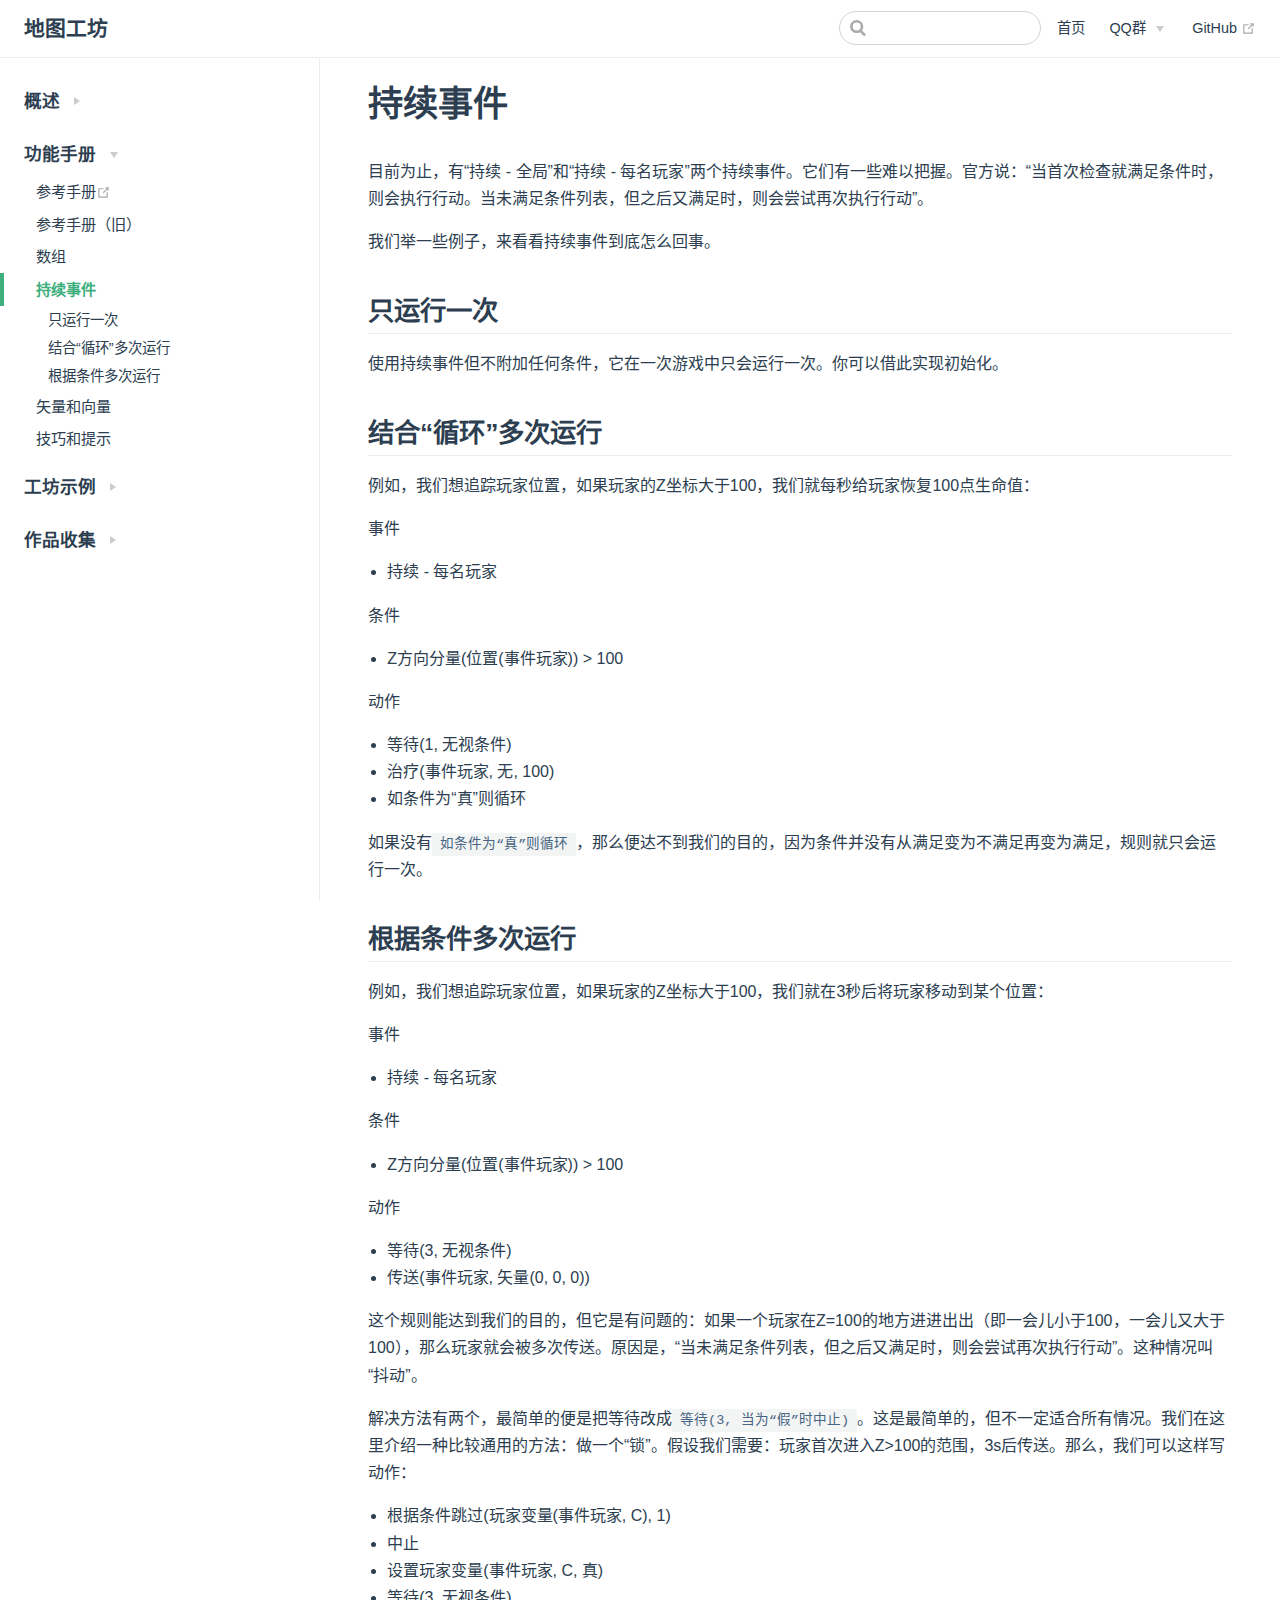
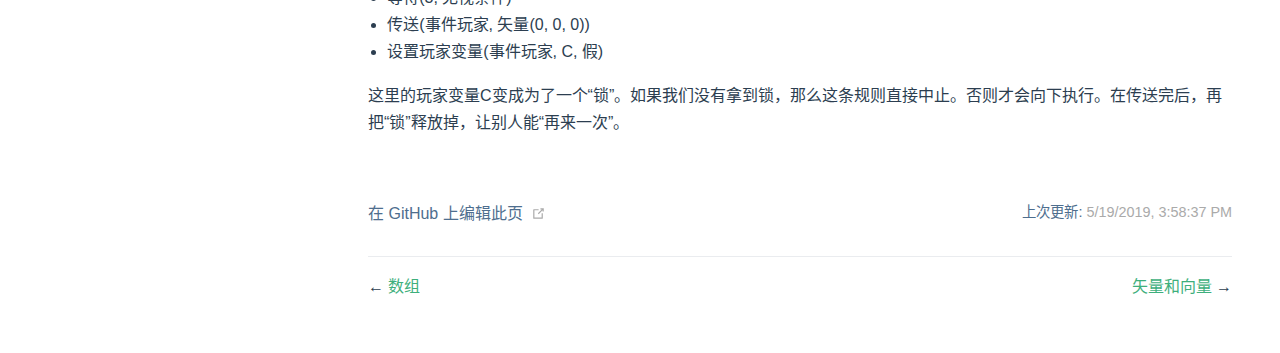
<file: manual/continued_event.html>
<!DOCTYPE html>
<html lang="zh-CN">
  <head>
    <meta charset="utf-8">
    <meta name="viewport" content="width=device-width,initial-scale=1">
    <title>持续事件 | 地图工坊</title>
    <meta name="description" content="地图工坊">
    
    
    <link rel="preload" href="/assets/css/0.styles.502444c2.css" as="style"><link rel="preload" href="/assets/js/app.e2e1ac13.js" as="script"><link rel="preload" href="/assets/js/2.34c0335e.js" as="script"><link rel="preload" href="/assets/js/12.1814f641.js" as="script"><link rel="prefetch" href="/assets/js/10.fc92c274.js"><link rel="prefetch" href="/assets/js/11.0306ae34.js"><link rel="prefetch" href="/assets/js/13.e3f62960.js"><link rel="prefetch" href="/assets/js/14.94f72ca9.js"><link rel="prefetch" href="/assets/js/15.3cdc0175.js"><link rel="prefetch" href="/assets/js/16.a7b0e282.js"><link rel="prefetch" href="/assets/js/17.680bcf35.js"><link rel="prefetch" href="/assets/js/18.70c67728.js"><link rel="prefetch" href="/assets/js/19.7fa7f58b.js"><link rel="prefetch" href="/assets/js/3.302cf84c.js"><link rel="prefetch" href="/assets/js/4.18e053bf.js"><link rel="prefetch" href="/assets/js/5.7d6e56e5.js"><link rel="prefetch" href="/assets/js/6.b1c3ce9b.js"><link rel="prefetch" href="/assets/js/7.c5765a95.js"><link rel="prefetch" href="/assets/js/8.6058d7ae.js"><link rel="prefetch" href="/assets/js/9.a2af808f.js">
    <link rel="stylesheet" href="/assets/css/0.styles.502444c2.css">
  </head>
  <body>
    <div id="app" data-server-rendered="true"><div class="theme-container"><header class="navbar"><div class="sidebar-button"><svg xmlns="http://www.w3.org/2000/svg" aria-hidden="true" role="img" viewBox="0 0 448 512" class="icon"><path fill="currentColor" d="M436 124H12c-6.627 0-12-5.373-12-12V80c0-6.627 5.373-12 12-12h424c6.627 0 12 5.373 12 12v32c0 6.627-5.373 12-12 12zm0 160H12c-6.627 0-12-5.373-12-12v-32c0-6.627 5.373-12 12-12h424c6.627 0 12 5.373 12 12v32c0 6.627-5.373 12-12 12zm0 160H12c-6.627 0-12-5.373-12-12v-32c0-6.627 5.373-12 12-12h424c6.627 0 12 5.373 12 12v32c0 6.627-5.373 12-12 12z"></path></svg></div> <a href="/" class="home-link router-link-active"><!----> <span class="site-name">地图工坊</span></a> <div class="links"><div class="search-box"><input aria-label="Search" autocomplete="off" spellcheck="false" value=""> <!----></div> <nav class="nav-links can-hide"><div class="nav-item"><a href="/" class="nav-link">首页</a></div><div class="nav-item"><div class="dropdown-wrapper"><a class="dropdown-title"><span class="title">QQ群</span> <span class="arrow right"></span></a> <ul class="nav-dropdown" style="display:none;"><li class="dropdown-item"><!----> <a href="https://jq.qq.com/?_wv=1027&amp;k=5J2QSeu" target="_blank" rel="noopener noreferrer" class="nav-link external">
  交流群
  <svg xmlns="http://www.w3.org/2000/svg" aria-hidden="true" x="0px" y="0px" viewBox="0 0 100 100" width="15" height="15" class="icon outbound"><path fill="currentColor" d="M18.8,85.1h56l0,0c2.2,0,4-1.8,4-4v-32h-8v28h-48v-48h28v-8h-32l0,0c-2.2,0-4,1.8-4,4v56C14.8,83.3,16.6,85.1,18.8,85.1z"></path> <polygon fill="currentColor" points="45.7,48.7 51.3,54.3 77.2,28.5 77.2,37.2 85.2,37.2 85.2,14.9 62.8,14.9 62.8,22.9 71.5,22.9"></polygon></svg></a></li><li class="dropdown-item"><!----> <a href="https://jq.qq.com/?_wv=1027&amp;k=5oGqbYZ" target="_blank" rel="noopener noreferrer" class="nav-link external">
  测试群
  <svg xmlns="http://www.w3.org/2000/svg" aria-hidden="true" x="0px" y="0px" viewBox="0 0 100 100" width="15" height="15" class="icon outbound"><path fill="currentColor" d="M18.8,85.1h56l0,0c2.2,0,4-1.8,4-4v-32h-8v28h-48v-48h28v-8h-32l0,0c-2.2,0-4,1.8-4,4v56C14.8,83.3,16.6,85.1,18.8,85.1z"></path> <polygon fill="currentColor" points="45.7,48.7 51.3,54.3 77.2,28.5 77.2,37.2 85.2,37.2 85.2,14.9 62.8,14.9 62.8,22.9 71.5,22.9"></polygon></svg></a></li></ul></div></div> <a href="https://github.com/sylingd/ow-workshop" target="_blank" rel="noopener noreferrer" class="repo-link">
    GitHub
    <svg xmlns="http://www.w3.org/2000/svg" aria-hidden="true" x="0px" y="0px" viewBox="0 0 100 100" width="15" height="15" class="icon outbound"><path fill="currentColor" d="M18.8,85.1h56l0,0c2.2,0,4-1.8,4-4v-32h-8v28h-48v-48h28v-8h-32l0,0c-2.2,0-4,1.8-4,4v56C14.8,83.3,16.6,85.1,18.8,85.1z"></path> <polygon fill="currentColor" points="45.7,48.7 51.3,54.3 77.2,28.5 77.2,37.2 85.2,37.2 85.2,14.9 62.8,14.9 62.8,22.9 71.5,22.9"></polygon></svg></a></nav></div></header> <div class="sidebar-mask"></div> <aside class="sidebar"><nav class="nav-links"><div class="nav-item"><a href="/" class="nav-link">首页</a></div><div class="nav-item"><div class="dropdown-wrapper"><a class="dropdown-title"><span class="title">QQ群</span> <span class="arrow right"></span></a> <ul class="nav-dropdown" style="display:none;"><li class="dropdown-item"><!----> <a href="https://jq.qq.com/?_wv=1027&amp;k=5J2QSeu" target="_blank" rel="noopener noreferrer" class="nav-link external">
  交流群
  <svg xmlns="http://www.w3.org/2000/svg" aria-hidden="true" x="0px" y="0px" viewBox="0 0 100 100" width="15" height="15" class="icon outbound"><path fill="currentColor" d="M18.8,85.1h56l0,0c2.2,0,4-1.8,4-4v-32h-8v28h-48v-48h28v-8h-32l0,0c-2.2,0-4,1.8-4,4v56C14.8,83.3,16.6,85.1,18.8,85.1z"></path> <polygon fill="currentColor" points="45.7,48.7 51.3,54.3 77.2,28.5 77.2,37.2 85.2,37.2 85.2,14.9 62.8,14.9 62.8,22.9 71.5,22.9"></polygon></svg></a></li><li class="dropdown-item"><!----> <a href="https://jq.qq.com/?_wv=1027&amp;k=5oGqbYZ" target="_blank" rel="noopener noreferrer" class="nav-link external">
  测试群
  <svg xmlns="http://www.w3.org/2000/svg" aria-hidden="true" x="0px" y="0px" viewBox="0 0 100 100" width="15" height="15" class="icon outbound"><path fill="currentColor" d="M18.8,85.1h56l0,0c2.2,0,4-1.8,4-4v-32h-8v28h-48v-48h28v-8h-32l0,0c-2.2,0-4,1.8-4,4v56C14.8,83.3,16.6,85.1,18.8,85.1z"></path> <polygon fill="currentColor" points="45.7,48.7 51.3,54.3 77.2,28.5 77.2,37.2 85.2,37.2 85.2,14.9 62.8,14.9 62.8,22.9 71.5,22.9"></polygon></svg></a></li></ul></div></div> <a href="https://github.com/sylingd/ow-workshop" target="_blank" rel="noopener noreferrer" class="repo-link">
    GitHub
    <svg xmlns="http://www.w3.org/2000/svg" aria-hidden="true" x="0px" y="0px" viewBox="0 0 100 100" width="15" height="15" class="icon outbound"><path fill="currentColor" d="M18.8,85.1h56l0,0c2.2,0,4-1.8,4-4v-32h-8v28h-48v-48h28v-8h-32l0,0c-2.2,0-4,1.8-4,4v56C14.8,83.3,16.6,85.1,18.8,85.1z"></path> <polygon fill="currentColor" points="45.7,48.7 51.3,54.3 77.2,28.5 77.2,37.2 85.2,37.2 85.2,14.9 62.8,14.9 62.8,22.9 71.5,22.9"></polygon></svg></a></nav>  <ul class="sidebar-links"><li><section class="sidebar-group collapsable depth-0"><p class="sidebar-heading"><span>概述</span> <span class="arrow right"></span></p> <!----></section></li><li><section class="sidebar-group collapsable depth-0"><p class="sidebar-heading open"><span>功能手册</span> <span class="arrow down"></span></p> <ul class="sidebar-links sidebar-group-items"><li><a href="https://www.yuque.com/zhaohua-zgi3w/overwatch-document" target="_blank" rel="noopener noreferrer" class="sidebar-link">参考手册<svg xmlns="http://www.w3.org/2000/svg" aria-hidden="true" x="0px" y="0px" viewBox="0 0 100 100" width="15" height="15" class="icon outbound"><path fill="currentColor" d="M18.8,85.1h56l0,0c2.2,0,4-1.8,4-4v-32h-8v28h-48v-48h28v-8h-32l0,0c-2.2,0-4,1.8-4,4v56C14.8,83.3,16.6,85.1,18.8,85.1z"></path> <polygon fill="currentColor" points="45.7,48.7 51.3,54.3 77.2,28.5 77.2,37.2 85.2,37.2 85.2,14.9 62.8,14.9 62.8,22.9 71.5,22.9"></polygon></svg></a></li><li><a href="/manual/old.html" class="sidebar-link">参考手册（旧）</a></li><li><a href="/manual/array.html" class="sidebar-link">数组</a></li><li><a href="/manual/continued_event.html" class="active sidebar-link">持续事件</a><ul class="sidebar-sub-headers"><li class="sidebar-sub-header"><a href="/manual/continued_event.html#只运行一次" class="sidebar-link">只运行一次</a></li><li class="sidebar-sub-header"><a href="/manual/continued_event.html#结合“循环”多次运行" class="sidebar-link">结合“循环”多次运行</a></li><li class="sidebar-sub-header"><a href="/manual/continued_event.html#根据条件多次运行" class="sidebar-link">根据条件多次运行</a></li></ul></li><li><a href="/manual/vector.html" class="sidebar-link">矢量和向量</a></li><li><a href="/manual/tips.html" class="sidebar-link">技巧和提示</a></li></ul></section></li><li><section class="sidebar-group collapsable depth-0"><p class="sidebar-heading"><span>工坊示例</span> <span class="arrow right"></span></p> <!----></section></li><li><section class="sidebar-group collapsable depth-0"><p class="sidebar-heading"><span>作品收集</span> <span class="arrow right"></span></p> <!----></section></li></ul> </aside> <main class="page"> <div class="content default"><h1 id="持续事件"><a href="#持续事件" aria-hidden="true" class="header-anchor">#</a> 持续事件</h1> <p>目前为止，有“持续 - 全局”和“持续 - 每名玩家”两个持续事件。它们有一些难以把握。官方说：“当首次检查就满足条件时，则会执行行动。当未满足条件列表，但之后又满足时，则会尝试再次执行行动”。</p> <p>我们举一些例子，来看看持续事件到底怎么回事。</p> <h2 id="只运行一次"><a href="#只运行一次" aria-hidden="true" class="header-anchor">#</a> 只运行一次</h2> <p>使用持续事件但不附加任何条件，它在一次游戏中只会运行一次。你可以借此实现初始化。</p> <h2 id="结合“循环”多次运行"><a href="#结合“循环”多次运行" aria-hidden="true" class="header-anchor">#</a> 结合“循环”多次运行</h2> <p>例如，我们想追踪玩家位置，如果玩家的Z坐标大于100，我们就每秒给玩家恢复100点生命值：</p> <p>事件</p> <ul><li>持续 - 每名玩家</li></ul> <p>条件</p> <ul><li>Z方向分量(位置(事件玩家)) &gt; 100</li></ul> <p>动作</p> <ul><li>等待(1, 无视条件)</li> <li>治疗(事件玩家, 无, 100)</li> <li>如条件为“真”则循环</li></ul> <p>如果没有<code>如条件为“真”则循环</code>，那么便达不到我们的目的，因为条件并没有从满足变为不满足再变为满足，规则就只会运行一次。</p> <h2 id="根据条件多次运行"><a href="#根据条件多次运行" aria-hidden="true" class="header-anchor">#</a> 根据条件多次运行</h2> <p>例如，我们想追踪玩家位置，如果玩家的Z坐标大于100，我们就在3秒后将玩家移动到某个位置：</p> <p>事件</p> <ul><li>持续 - 每名玩家</li></ul> <p>条件</p> <ul><li>Z方向分量(位置(事件玩家)) &gt; 100</li></ul> <p>动作</p> <ul><li>等待(3, 无视条件)</li> <li>传送(事件玩家, 矢量(0, 0, 0))</li></ul> <p>这个规则能达到我们的目的，但它是有问题的：如果一个玩家在Z=100的地方进进出出（即一会儿小于100，一会儿又大于100），那么玩家就会被多次传送。原因是，“当未满足条件列表，但之后又满足时，则会尝试再次执行行动”。这种情况叫“抖动”。</p> <p>解决方法有两个，最简单的便是把等待改成<code>等待(3, 当为“假”时中止)</code>。这是最简单的，但不一定适合所有情况。我们在这里介绍一种比较通用的方法：做一个“锁”。假设我们需要：玩家首次进入Z&gt;100的范围，3s后传送。那么，我们可以这样写动作：</p> <ul><li>根据条件跳过(玩家变量(事件玩家, C), 1)</li> <li>中止</li> <li>设置玩家变量(事件玩家, C, 真)</li> <li>等待(3, 无视条件)</li> <li>传送(事件玩家, 矢量(0, 0, 0))</li> <li>设置玩家变量(事件玩家, C, 假)</li></ul> <p>这里的玩家变量C变成为了一个“锁”。如果我们没有拿到锁，那么这条规则直接中止。否则才会向下执行。在传送完后，再把“锁”释放掉，让别人能“再来一次”。</p></div> <footer class="page-edit"><div class="edit-link"><a href="https://github.com/sylingd/ow-workshop/edit/master/manual/continued_event.md" target="_blank" rel="noopener noreferrer">在 GitHub 上编辑此页</a> <svg xmlns="http://www.w3.org/2000/svg" aria-hidden="true" x="0px" y="0px" viewBox="0 0 100 100" width="15" height="15" class="icon outbound"><path fill="currentColor" d="M18.8,85.1h56l0,0c2.2,0,4-1.8,4-4v-32h-8v28h-48v-48h28v-8h-32l0,0c-2.2,0-4,1.8-4,4v56C14.8,83.3,16.6,85.1,18.8,85.1z"></path> <polygon fill="currentColor" points="45.7,48.7 51.3,54.3 77.2,28.5 77.2,37.2 85.2,37.2 85.2,14.9 62.8,14.9 62.8,22.9 71.5,22.9"></polygon></svg></div> <div class="last-updated"><span class="prefix">上次更新: </span> <span class="time">5/19/2019, 3:58:37 PM</span></div></footer> <div class="page-nav"><p class="inner"><span class="prev">
        ←
        <a href="/manual/array.html" class="prev">
          数组
        </a></span> <span class="next"><a href="/manual/vector.html">
          矢量和向量
        </a>
        →
      </span></p></div> </main></div><div class="global-ui"><!----></div></div>
    <script src="/assets/js/app.e2e1ac13.js" defer></script><script src="/assets/js/2.34c0335e.js" defer></script><script src="/assets/js/12.1814f641.js" defer></script>
  </body>
</html>
</file>
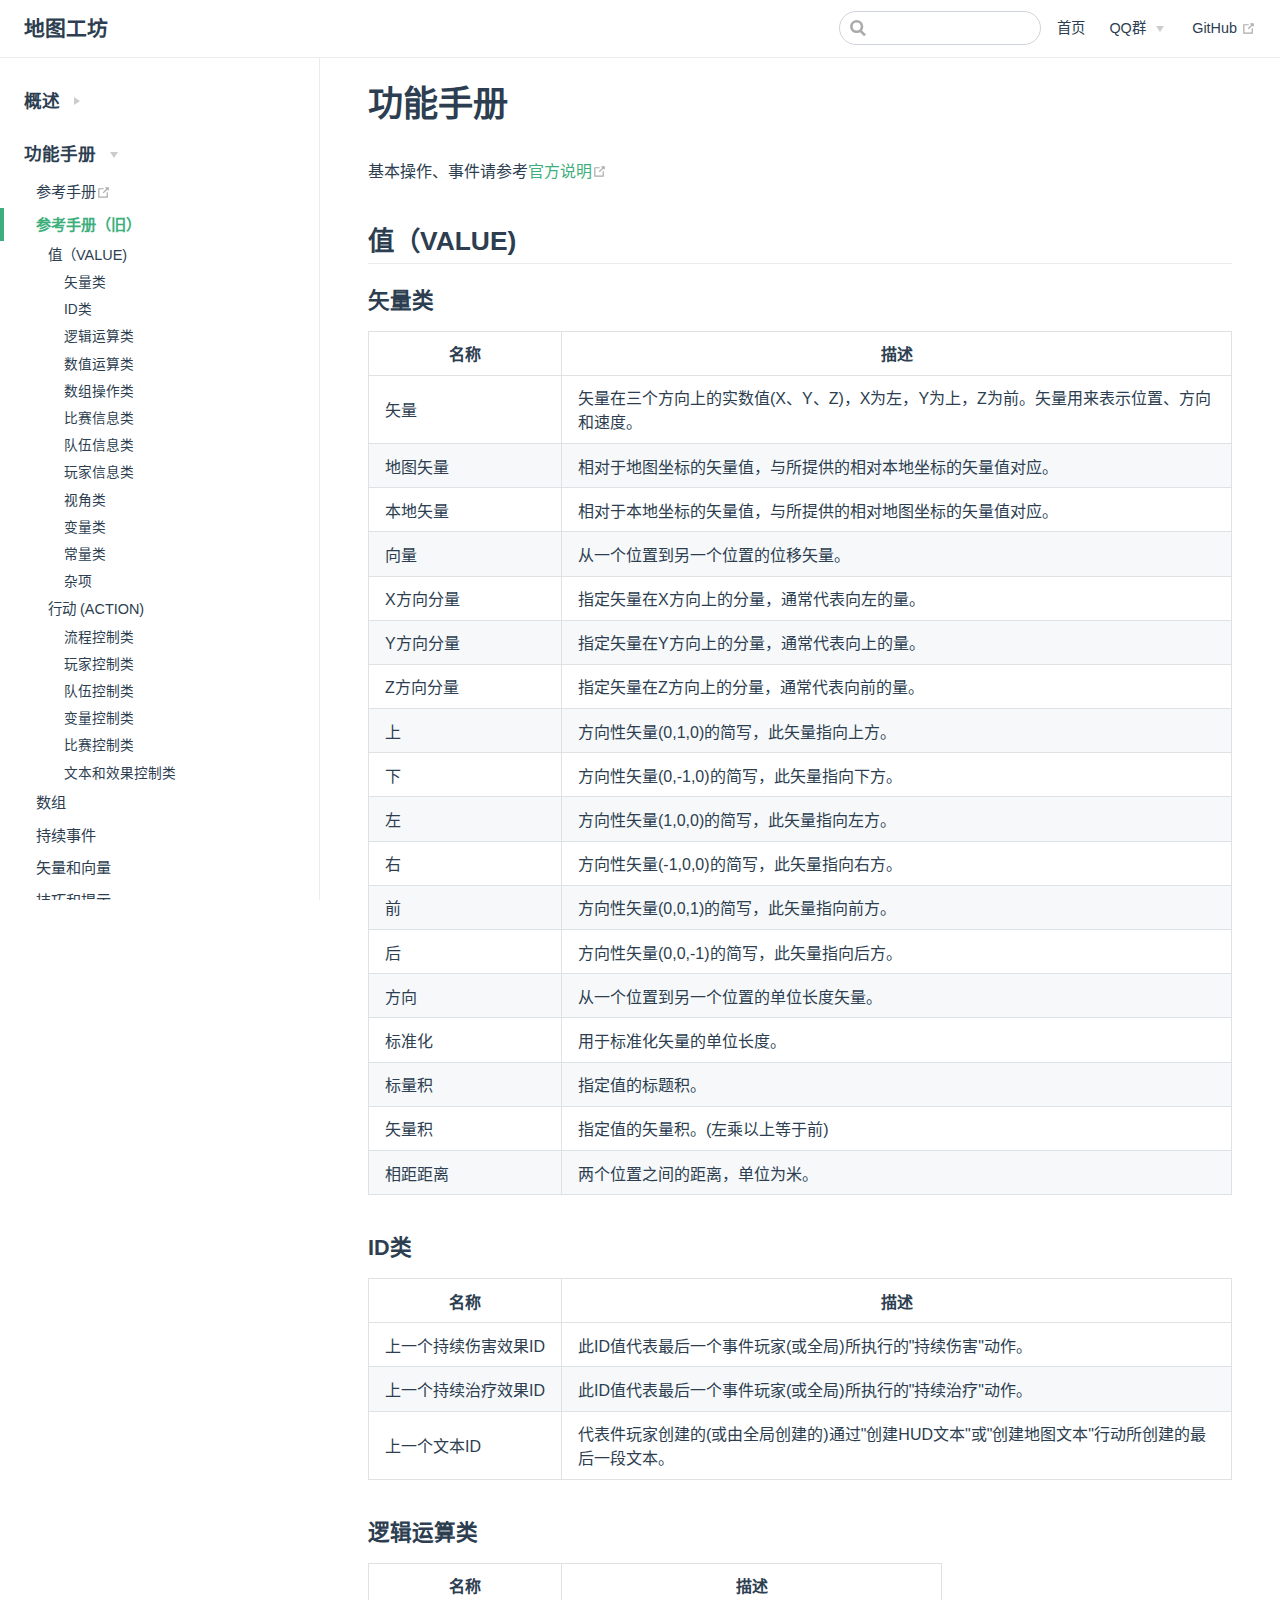
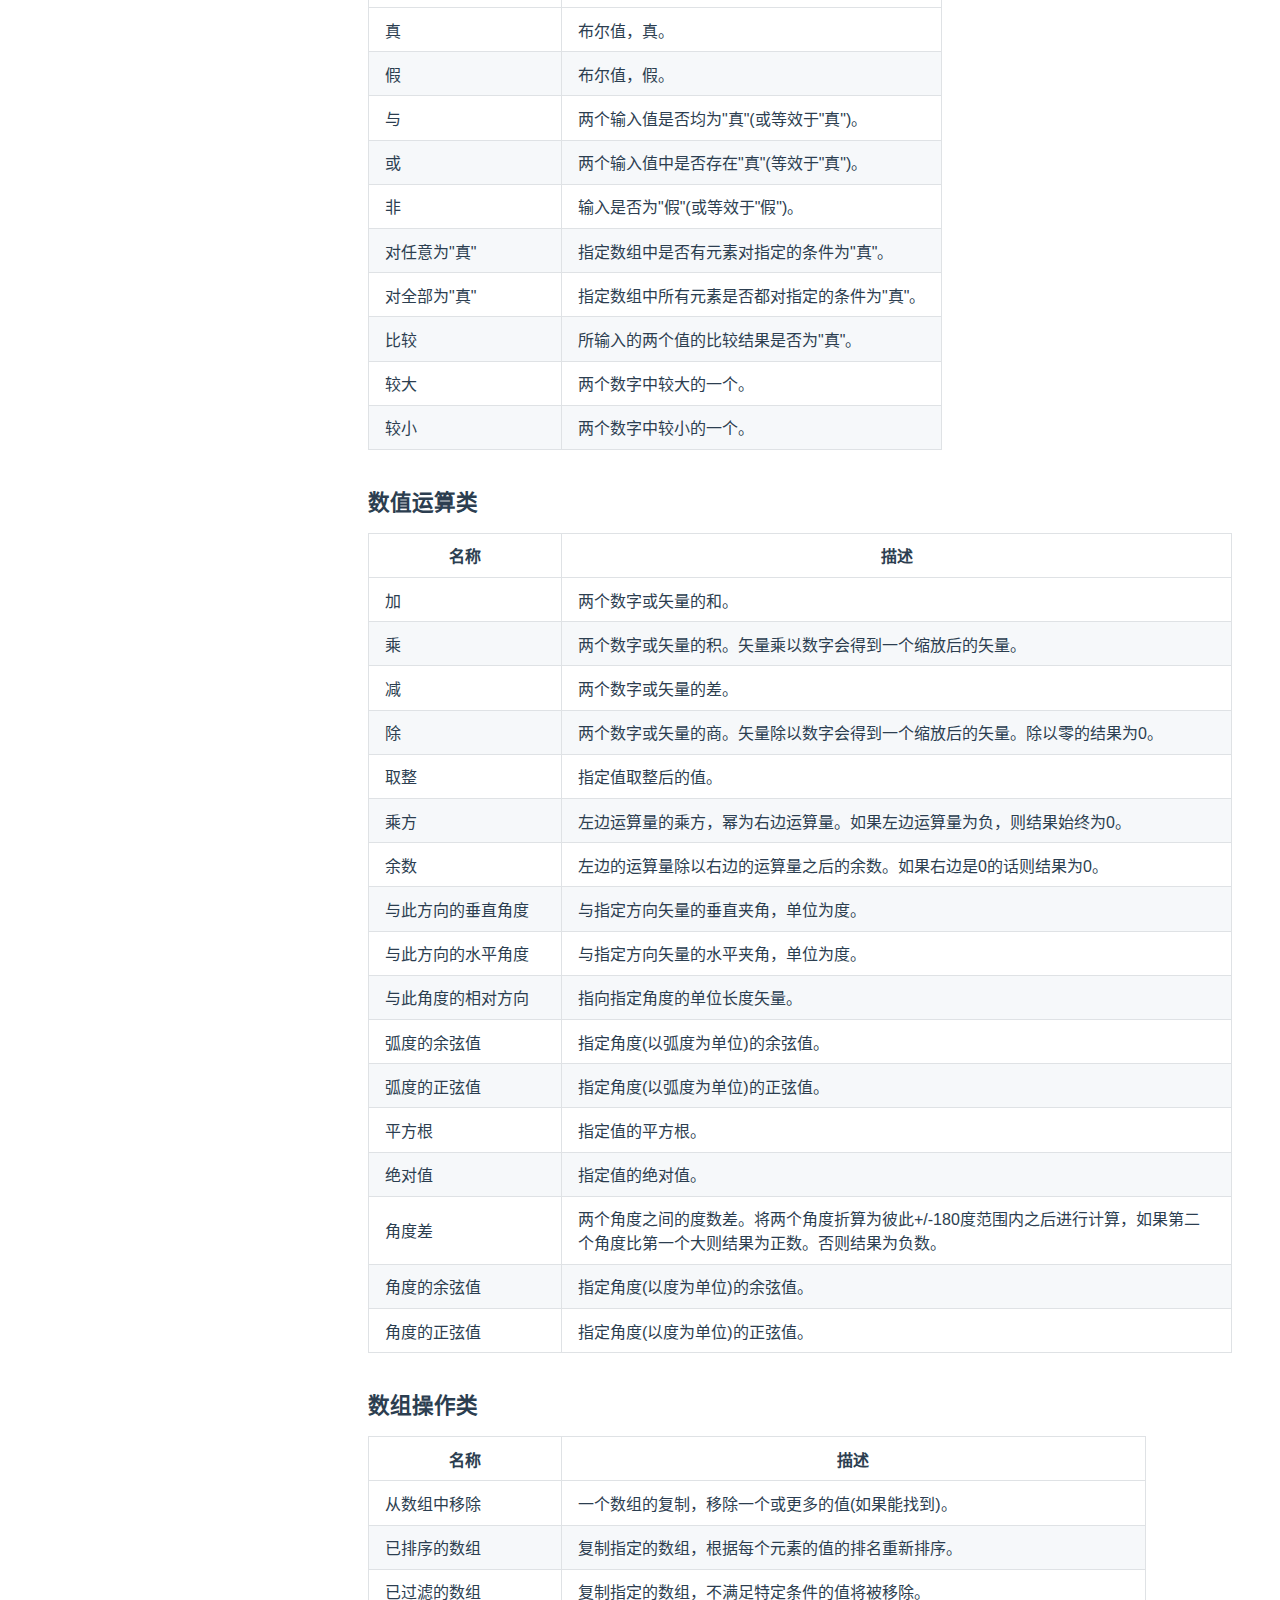
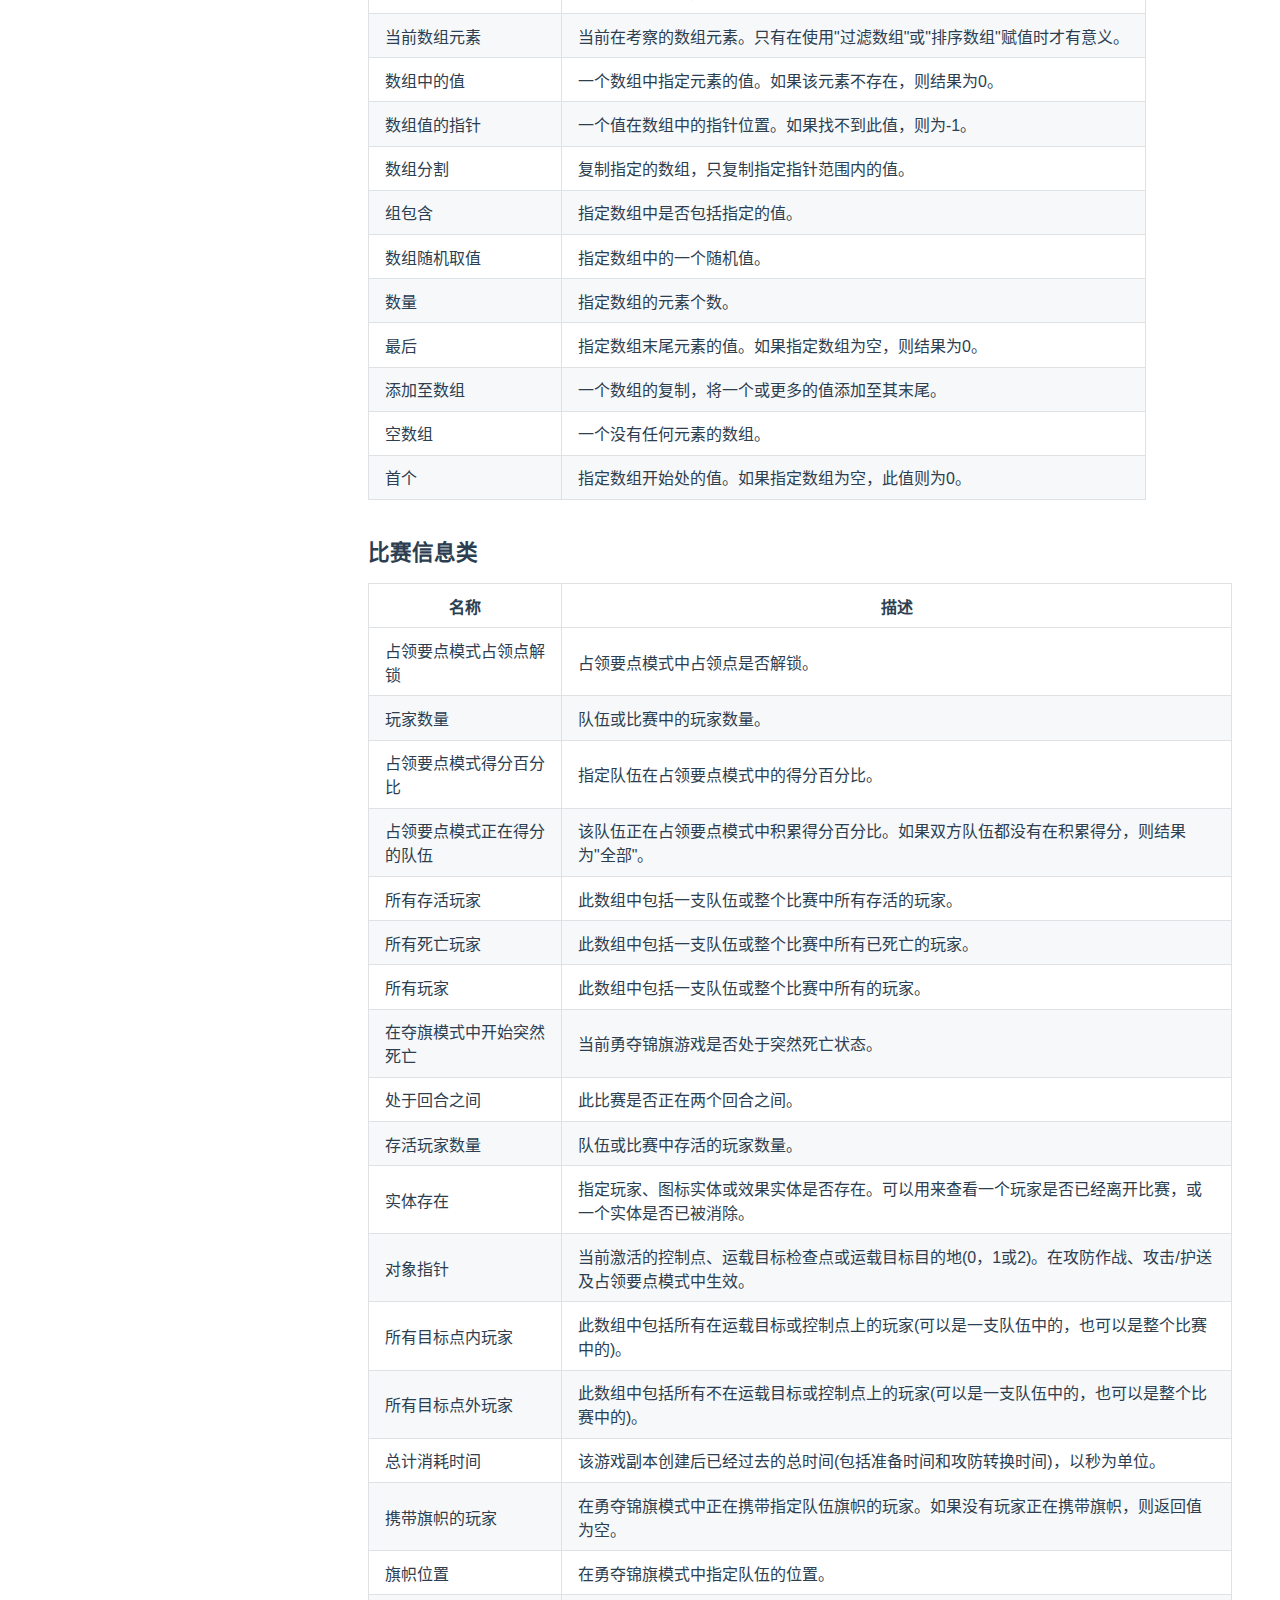
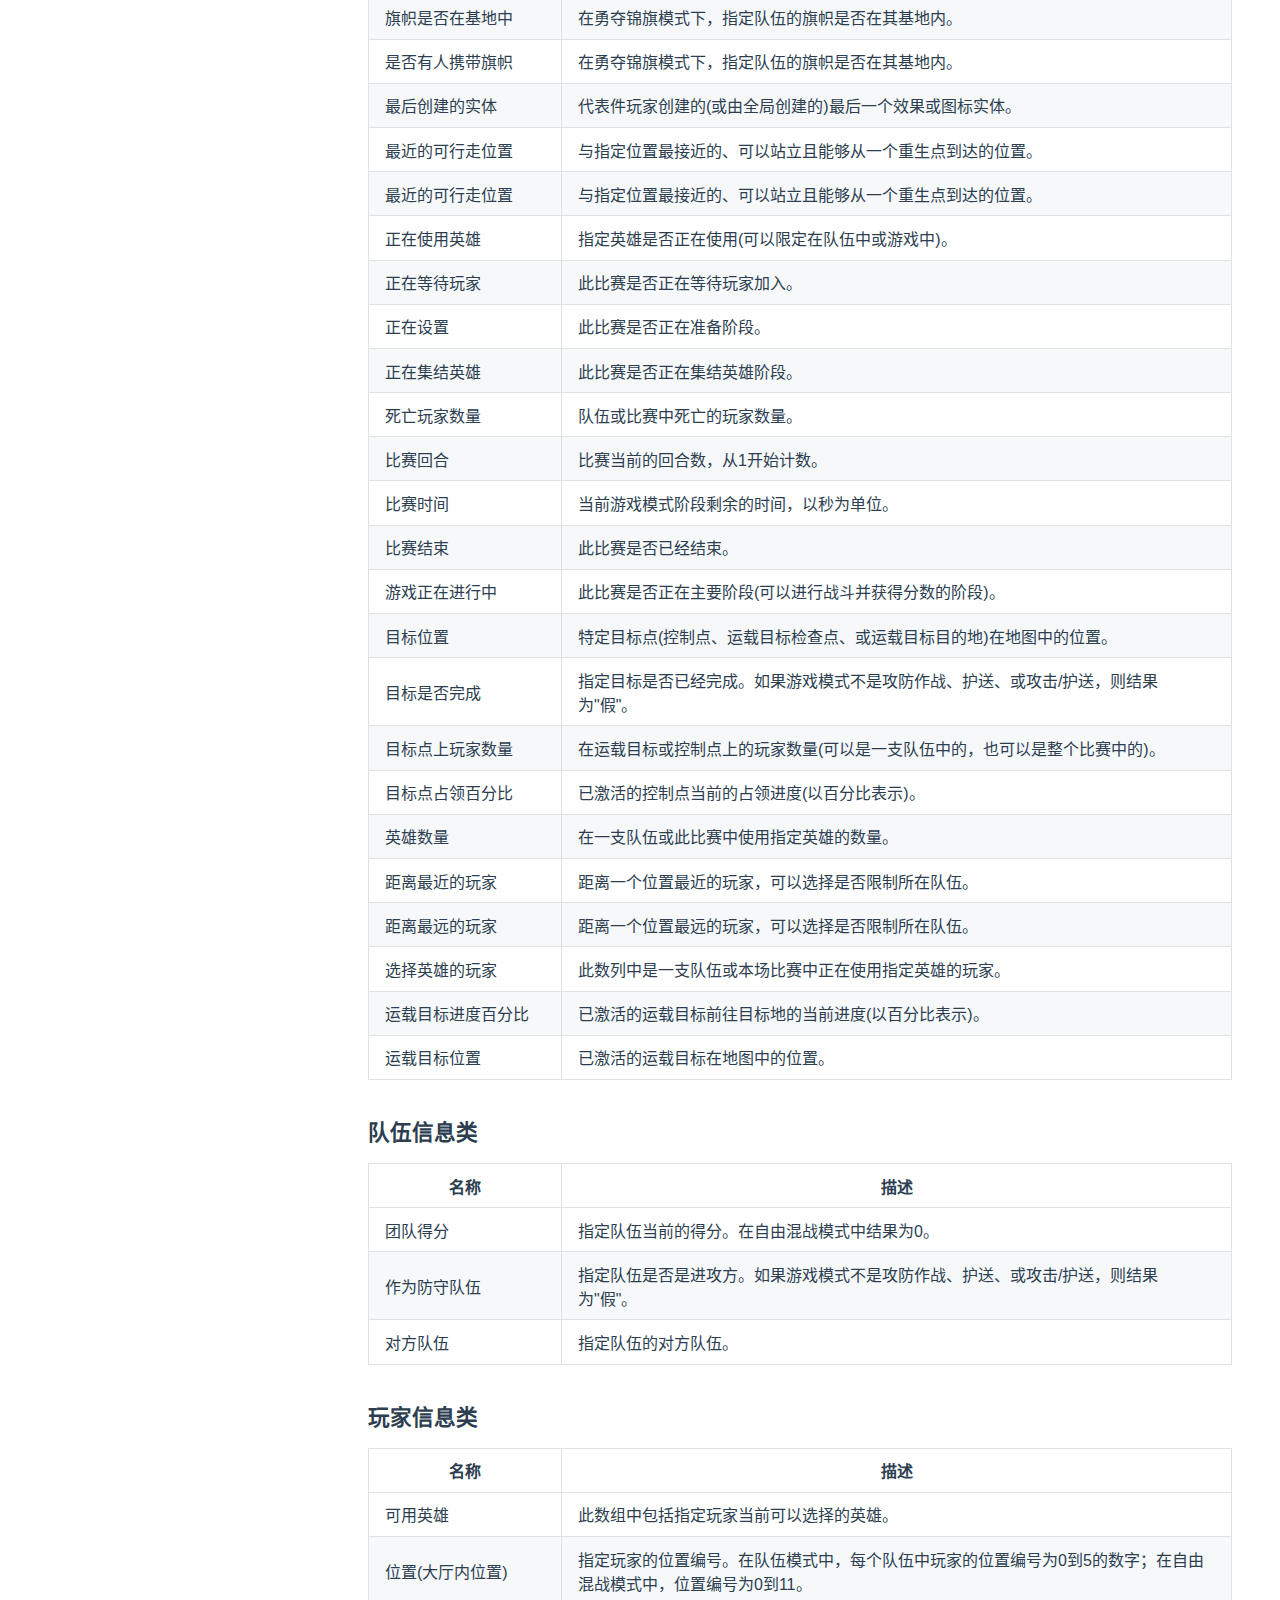
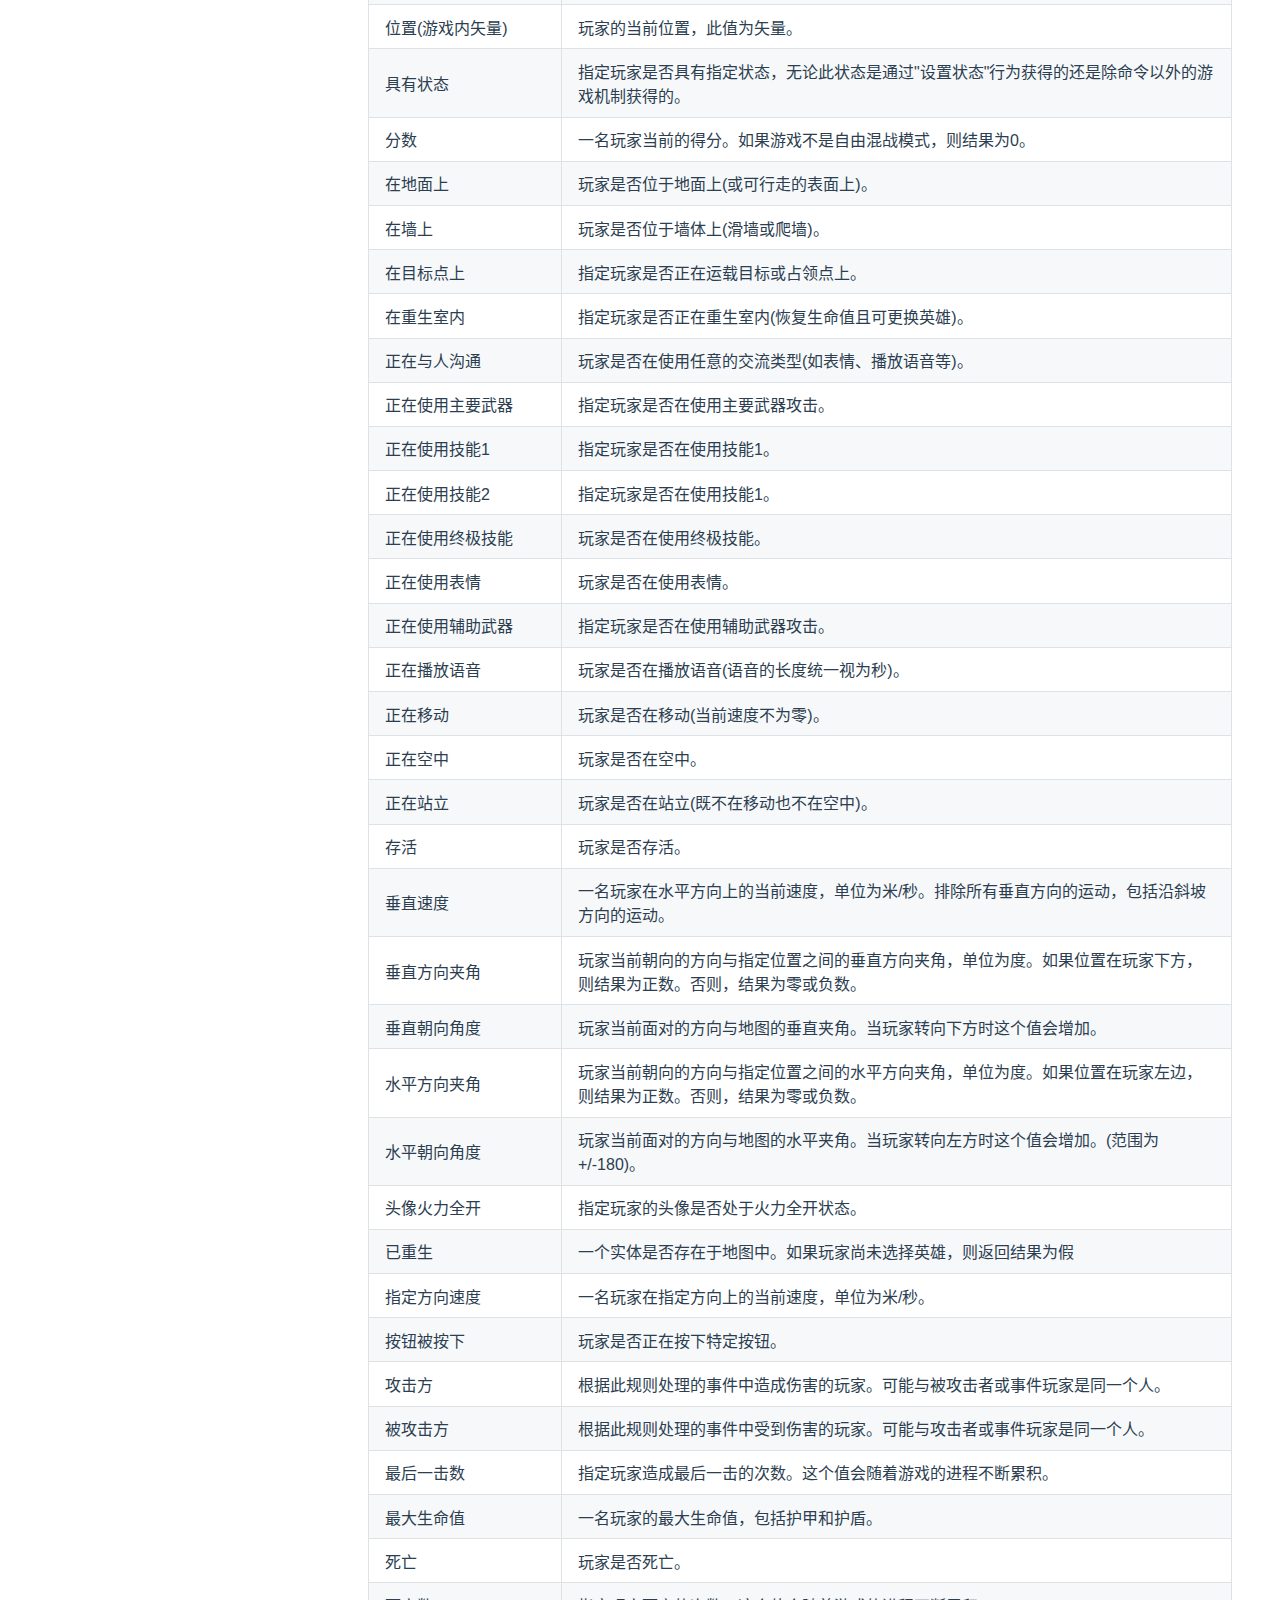
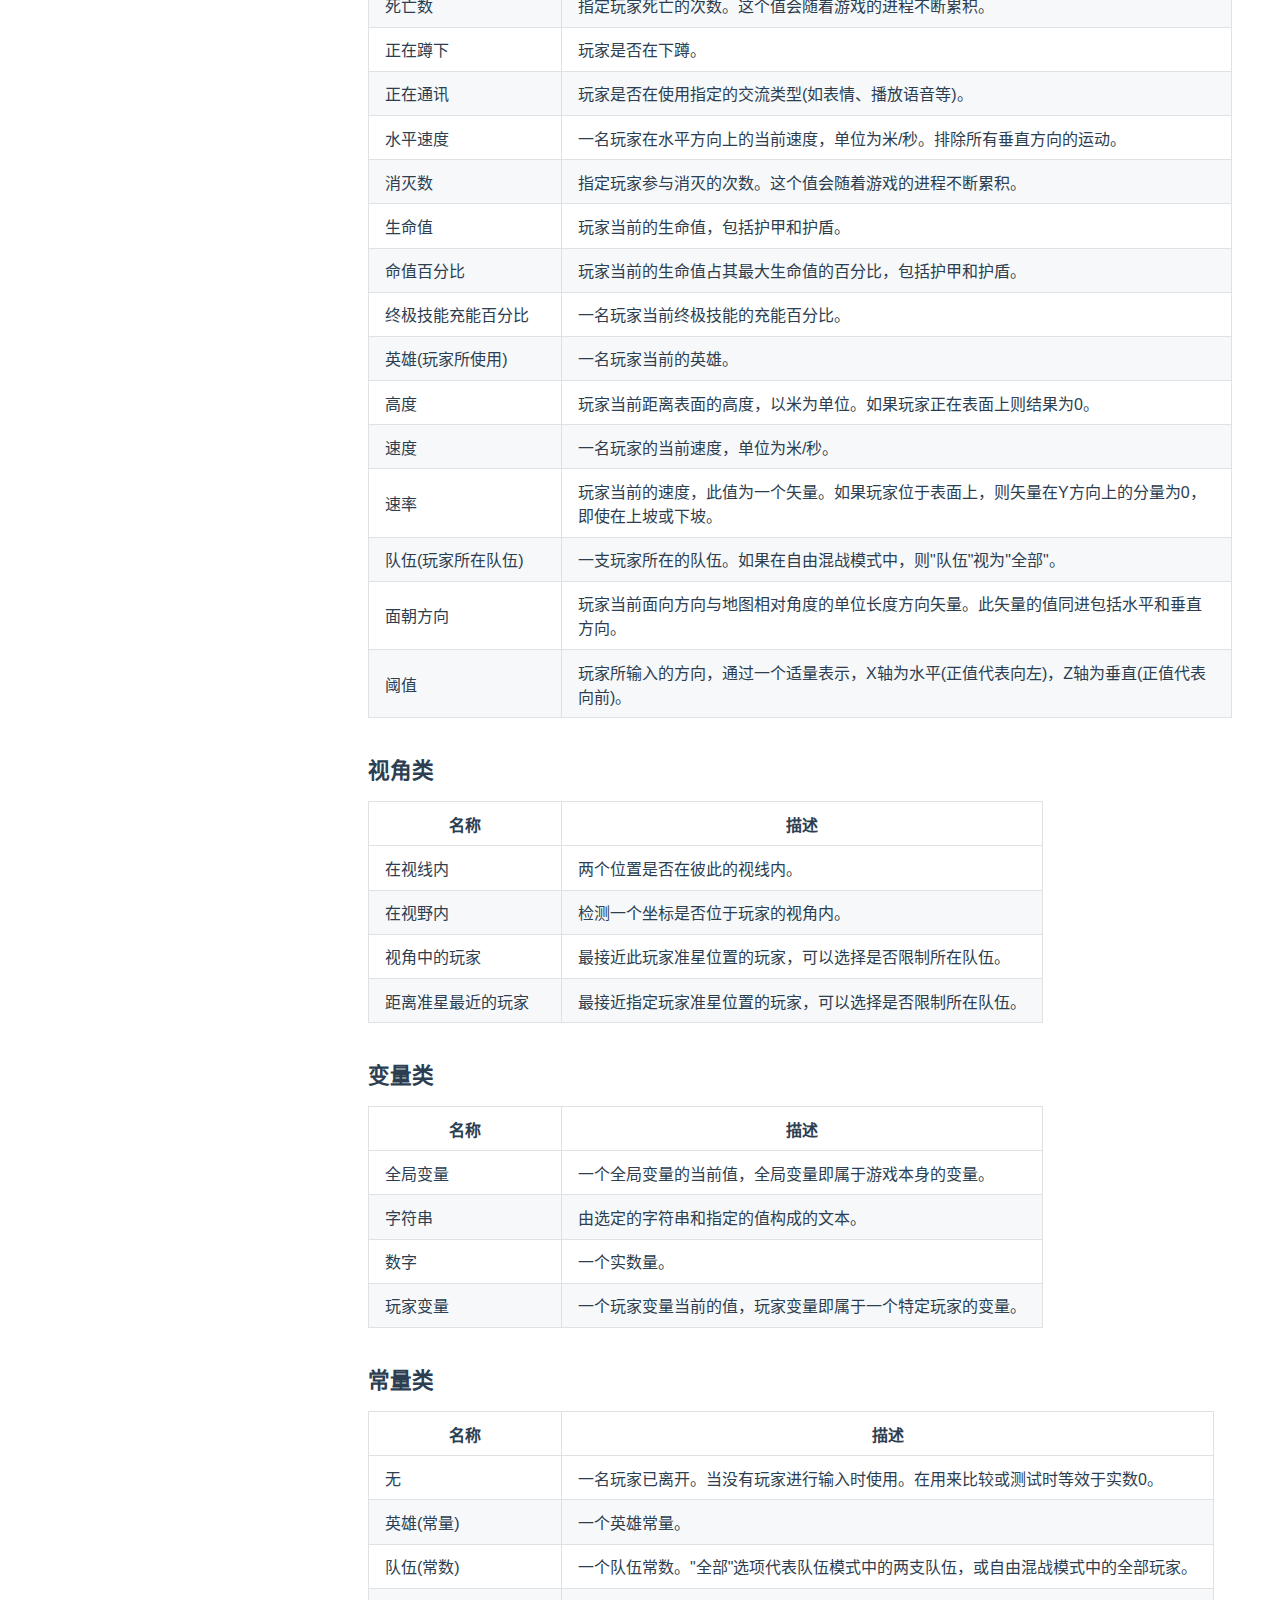
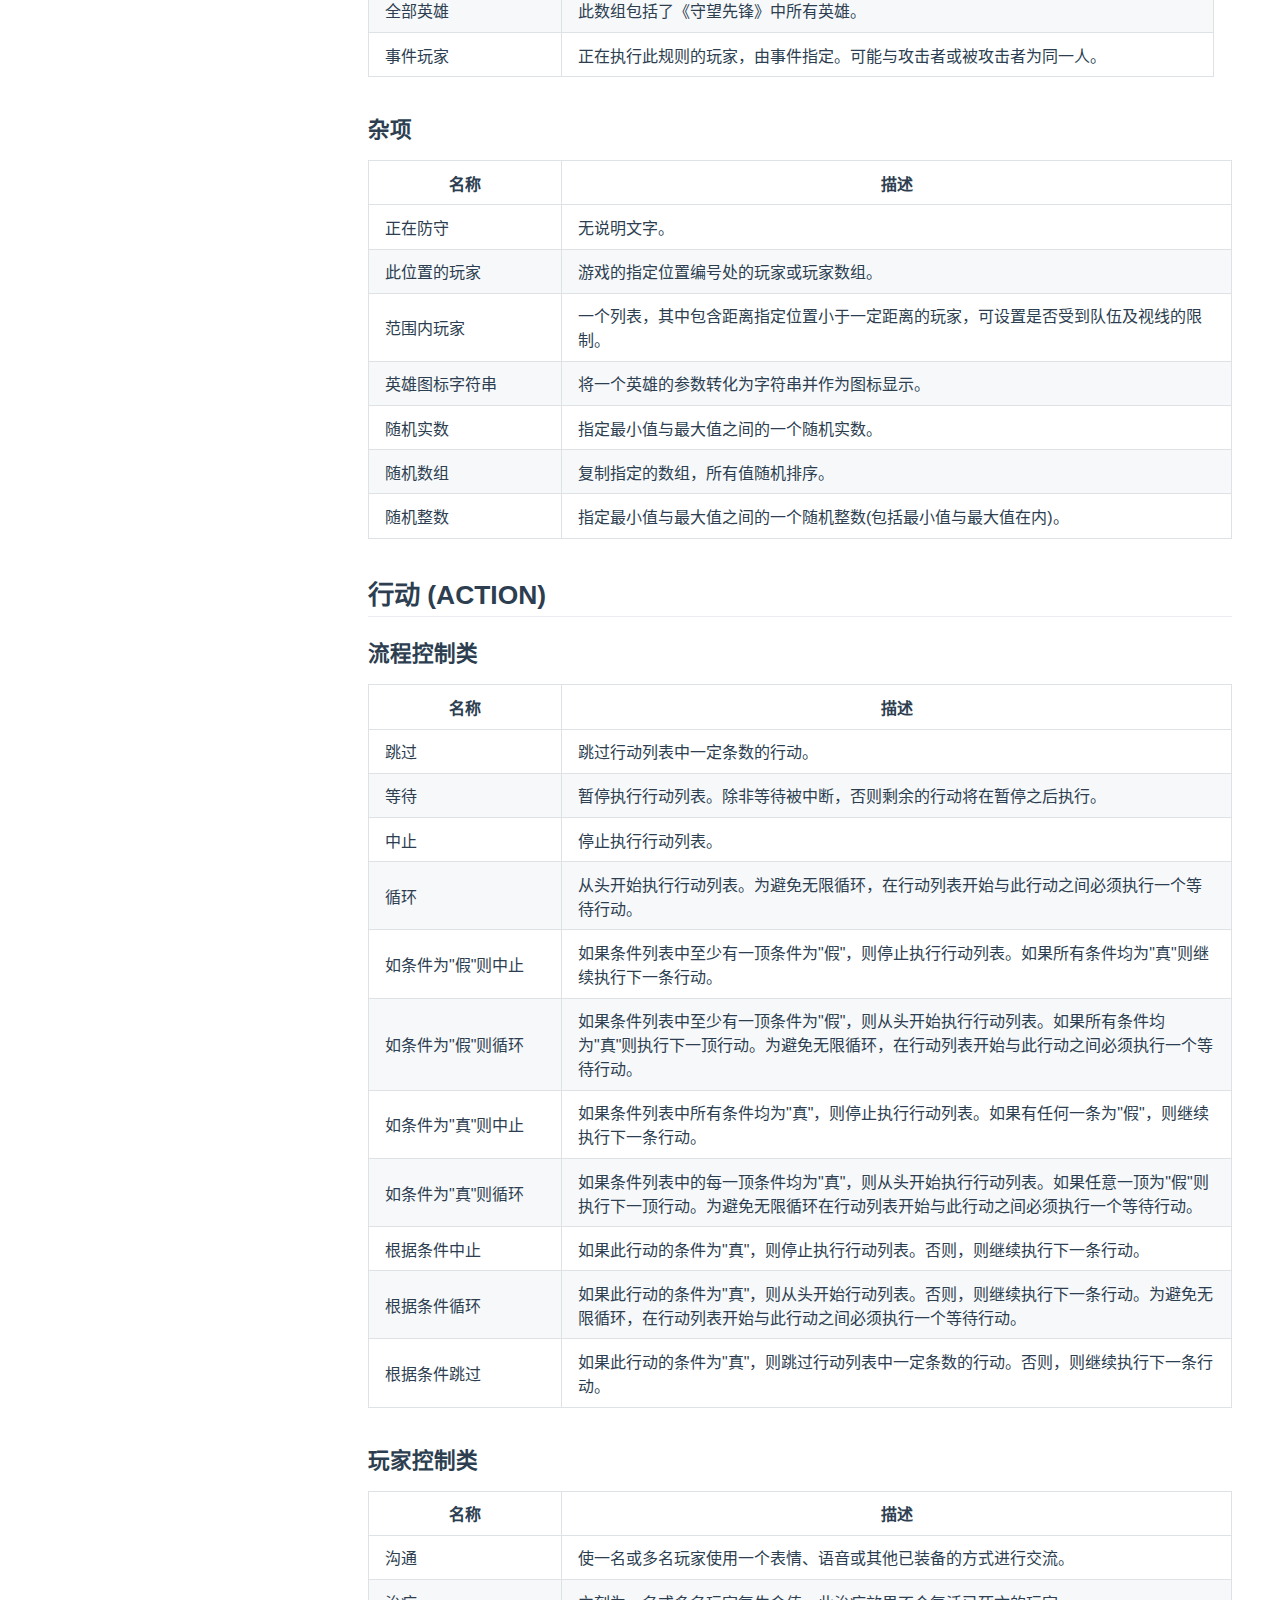
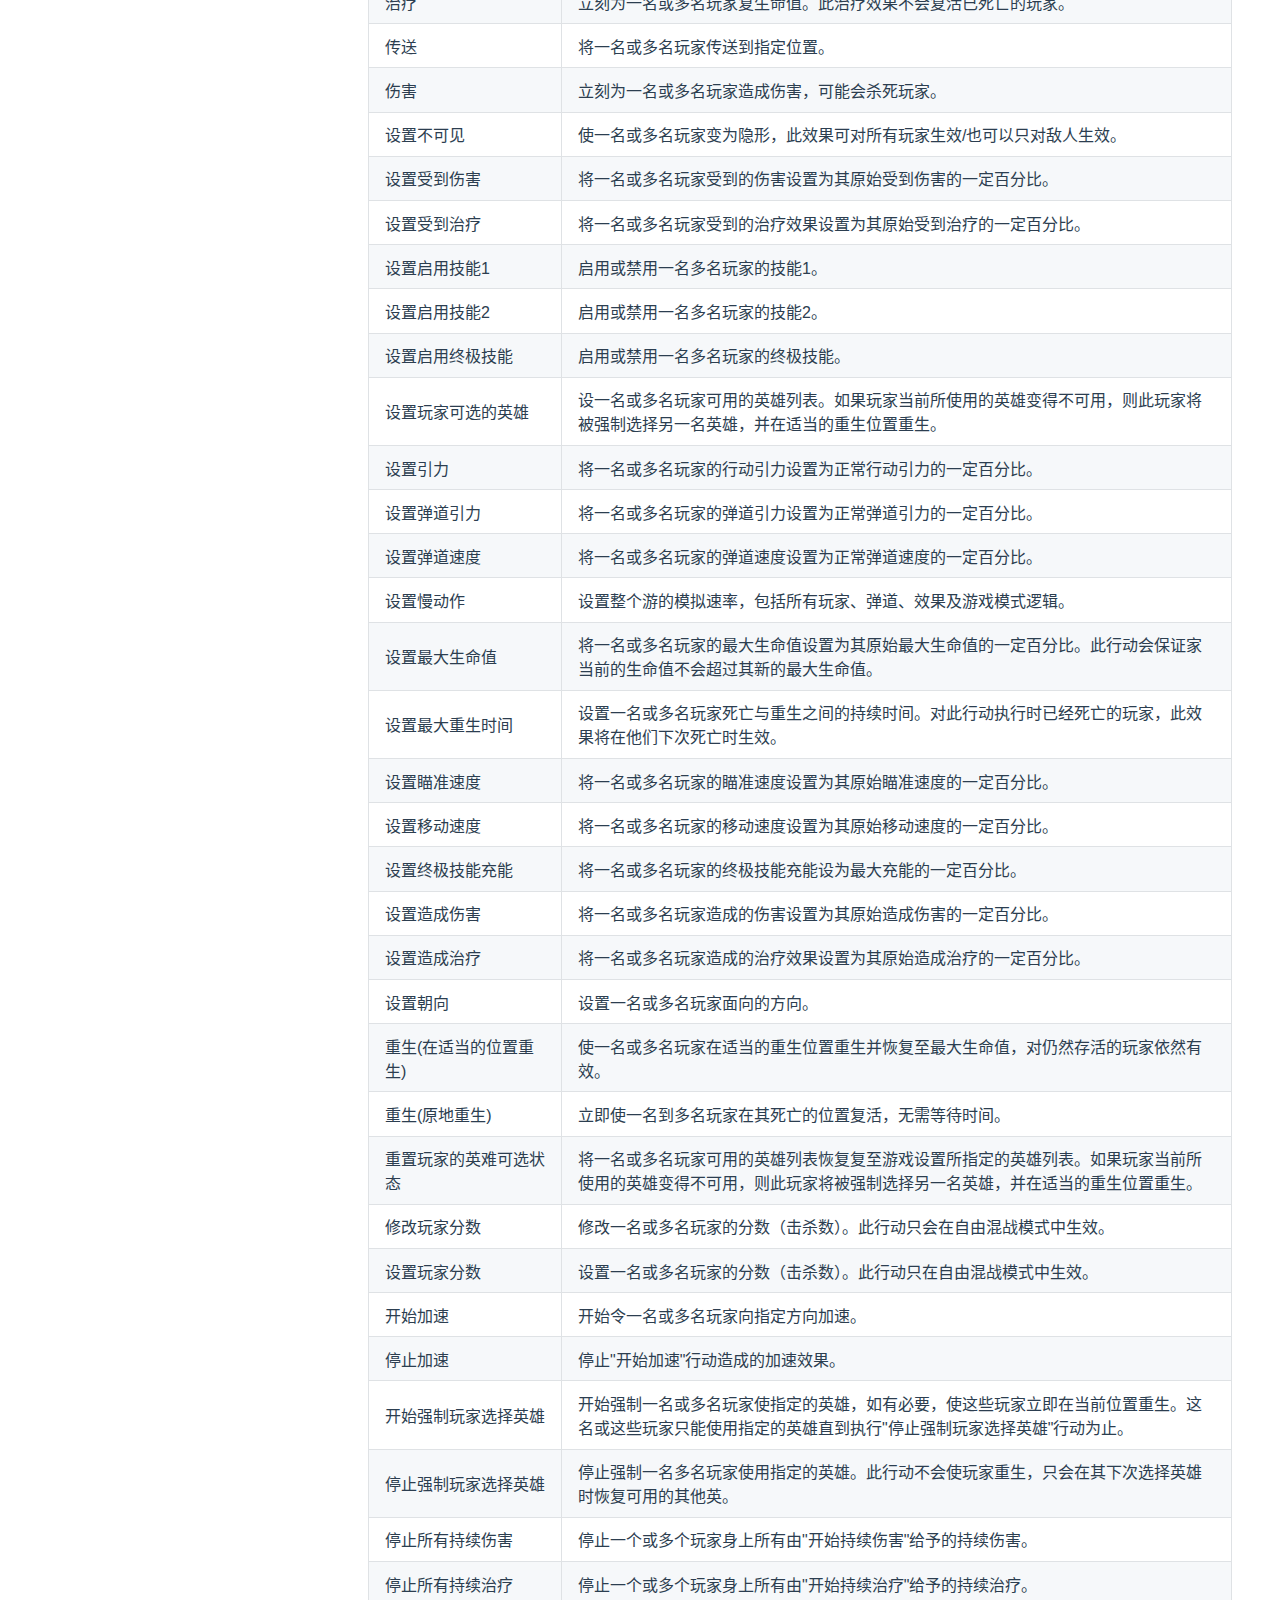
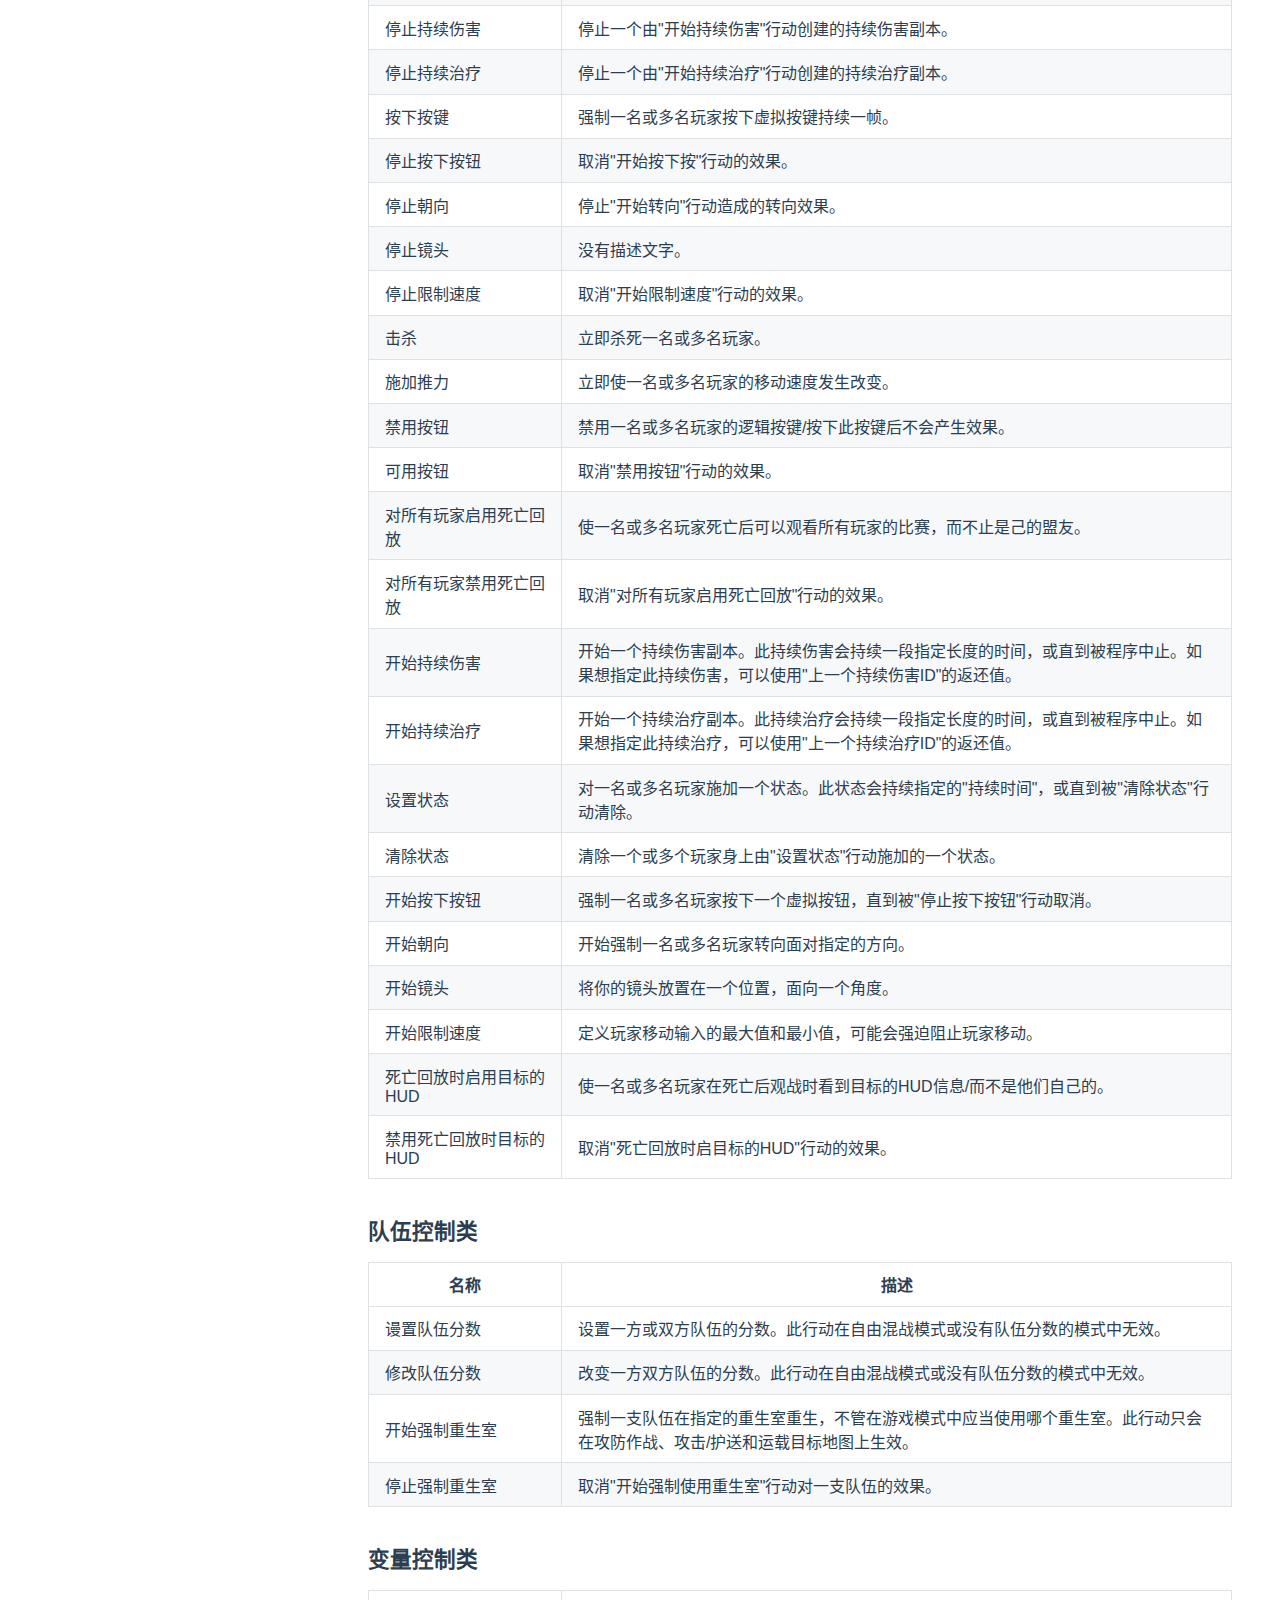
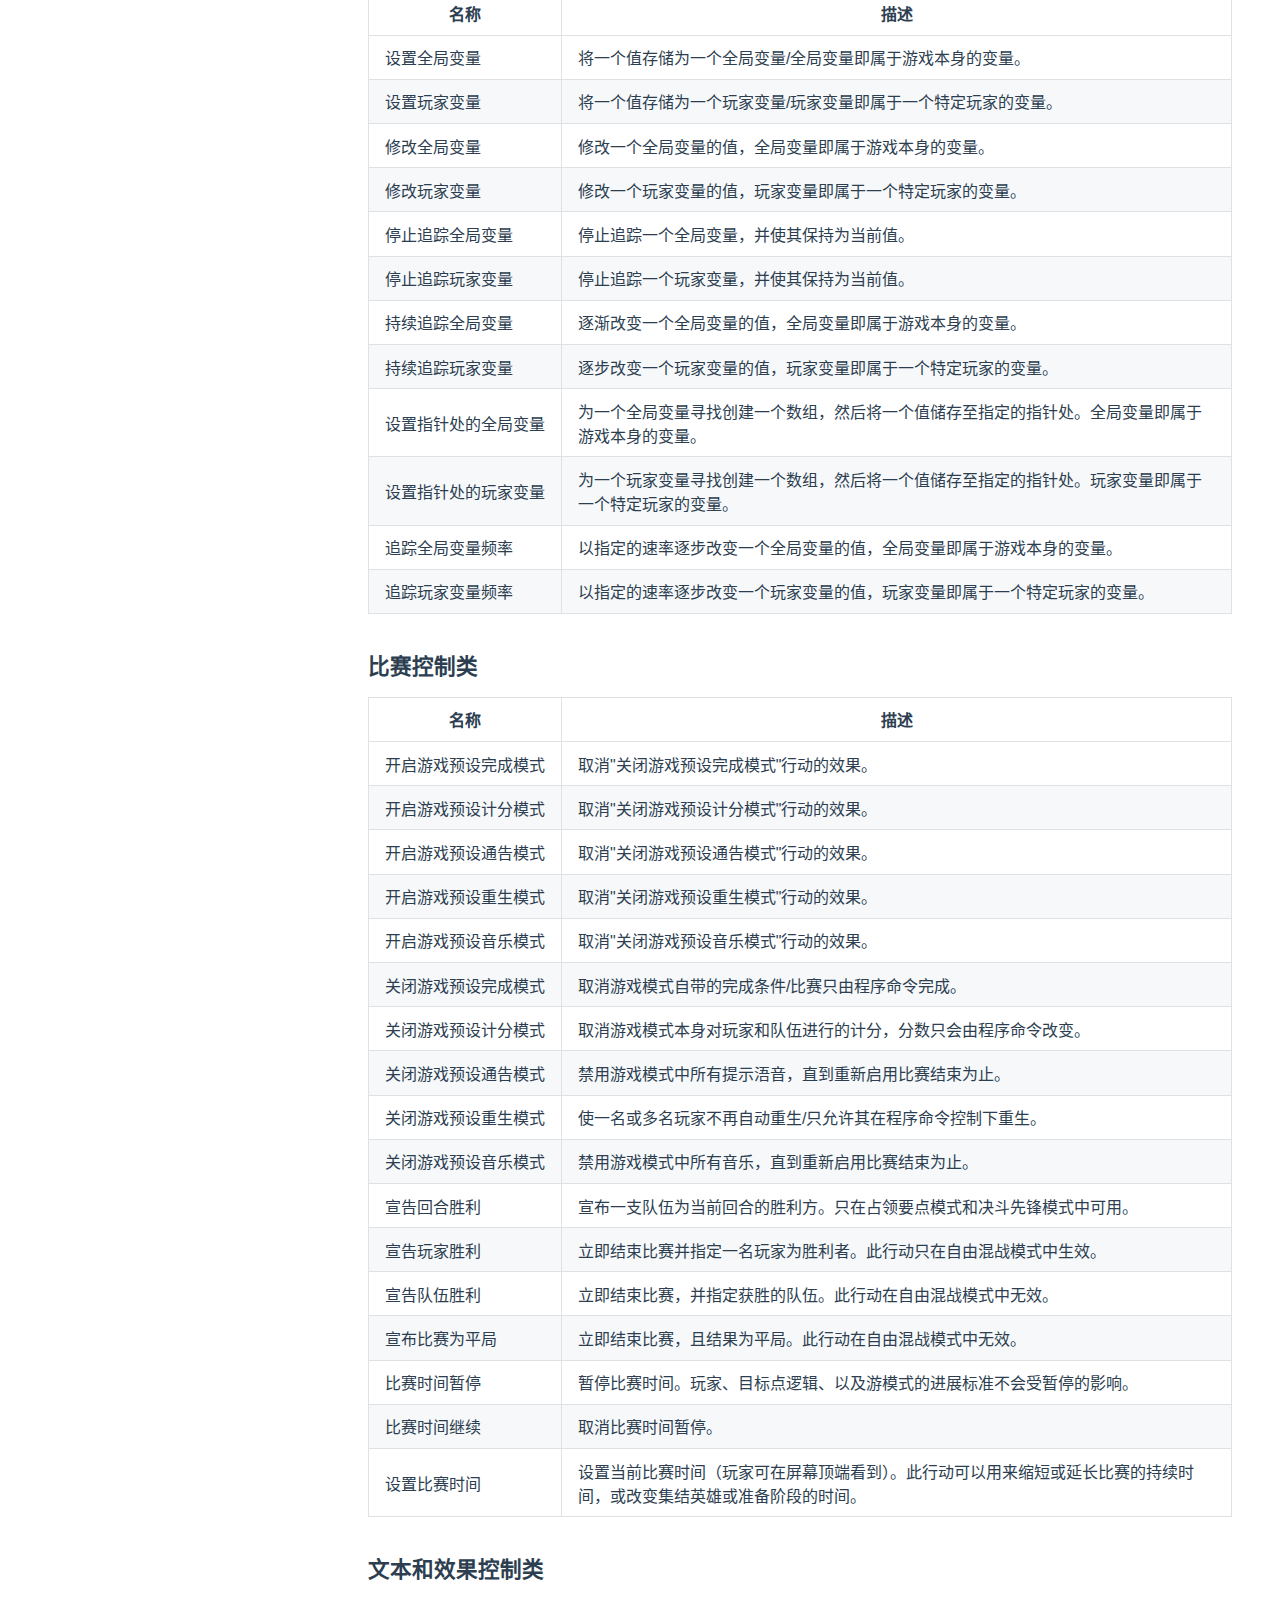
<file: manual/old.html>
<!DOCTYPE html>
<html lang="zh-CN">
  <head>
    <meta charset="utf-8">
    <meta name="viewport" content="width=device-width,initial-scale=1">
    <title>参考手册（旧） | 地图工坊</title>
    <meta name="description" content="地图工坊">
    
    
    <link rel="preload" href="/assets/css/0.styles.502444c2.css" as="style"><link rel="preload" href="/assets/js/app.e2e1ac13.js" as="script"><link rel="preload" href="/assets/js/2.34c0335e.js" as="script"><link rel="preload" href="/assets/js/13.e3f62960.js" as="script"><link rel="prefetch" href="/assets/js/10.fc92c274.js"><link rel="prefetch" href="/assets/js/11.0306ae34.js"><link rel="prefetch" href="/assets/js/12.1814f641.js"><link rel="prefetch" href="/assets/js/14.94f72ca9.js"><link rel="prefetch" href="/assets/js/15.3cdc0175.js"><link rel="prefetch" href="/assets/js/16.a7b0e282.js"><link rel="prefetch" href="/assets/js/17.680bcf35.js"><link rel="prefetch" href="/assets/js/18.70c67728.js"><link rel="prefetch" href="/assets/js/19.7fa7f58b.js"><link rel="prefetch" href="/assets/js/3.302cf84c.js"><link rel="prefetch" href="/assets/js/4.18e053bf.js"><link rel="prefetch" href="/assets/js/5.7d6e56e5.js"><link rel="prefetch" href="/assets/js/6.b1c3ce9b.js"><link rel="prefetch" href="/assets/js/7.c5765a95.js"><link rel="prefetch" href="/assets/js/8.6058d7ae.js"><link rel="prefetch" href="/assets/js/9.a2af808f.js">
    <link rel="stylesheet" href="/assets/css/0.styles.502444c2.css">
  </head>
  <body>
    <div id="app" data-server-rendered="true"><div class="theme-container page-manual"><header class="navbar"><div class="sidebar-button"><svg xmlns="http://www.w3.org/2000/svg" aria-hidden="true" role="img" viewBox="0 0 448 512" class="icon"><path fill="currentColor" d="M436 124H12c-6.627 0-12-5.373-12-12V80c0-6.627 5.373-12 12-12h424c6.627 0 12 5.373 12 12v32c0 6.627-5.373 12-12 12zm0 160H12c-6.627 0-12-5.373-12-12v-32c0-6.627 5.373-12 12-12h424c6.627 0 12 5.373 12 12v32c0 6.627-5.373 12-12 12zm0 160H12c-6.627 0-12-5.373-12-12v-32c0-6.627 5.373-12 12-12h424c6.627 0 12 5.373 12 12v32c0 6.627-5.373 12-12 12z"></path></svg></div> <a href="/" class="home-link router-link-active"><!----> <span class="site-name">地图工坊</span></a> <div class="links"><div class="search-box"><input aria-label="Search" autocomplete="off" spellcheck="false" value=""> <!----></div> <nav class="nav-links can-hide"><div class="nav-item"><a href="/" class="nav-link">首页</a></div><div class="nav-item"><div class="dropdown-wrapper"><a class="dropdown-title"><span class="title">QQ群</span> <span class="arrow right"></span></a> <ul class="nav-dropdown" style="display:none;"><li class="dropdown-item"><!----> <a href="https://jq.qq.com/?_wv=1027&amp;k=5J2QSeu" target="_blank" rel="noopener noreferrer" class="nav-link external">
  交流群
  <svg xmlns="http://www.w3.org/2000/svg" aria-hidden="true" x="0px" y="0px" viewBox="0 0 100 100" width="15" height="15" class="icon outbound"><path fill="currentColor" d="M18.8,85.1h56l0,0c2.2,0,4-1.8,4-4v-32h-8v28h-48v-48h28v-8h-32l0,0c-2.2,0-4,1.8-4,4v56C14.8,83.3,16.6,85.1,18.8,85.1z"></path> <polygon fill="currentColor" points="45.7,48.7 51.3,54.3 77.2,28.5 77.2,37.2 85.2,37.2 85.2,14.9 62.8,14.9 62.8,22.9 71.5,22.9"></polygon></svg></a></li><li class="dropdown-item"><!----> <a href="https://jq.qq.com/?_wv=1027&amp;k=5oGqbYZ" target="_blank" rel="noopener noreferrer" class="nav-link external">
  测试群
  <svg xmlns="http://www.w3.org/2000/svg" aria-hidden="true" x="0px" y="0px" viewBox="0 0 100 100" width="15" height="15" class="icon outbound"><path fill="currentColor" d="M18.8,85.1h56l0,0c2.2,0,4-1.8,4-4v-32h-8v28h-48v-48h28v-8h-32l0,0c-2.2,0-4,1.8-4,4v56C14.8,83.3,16.6,85.1,18.8,85.1z"></path> <polygon fill="currentColor" points="45.7,48.7 51.3,54.3 77.2,28.5 77.2,37.2 85.2,37.2 85.2,14.9 62.8,14.9 62.8,22.9 71.5,22.9"></polygon></svg></a></li></ul></div></div> <a href="https://github.com/sylingd/ow-workshop" target="_blank" rel="noopener noreferrer" class="repo-link">
    GitHub
    <svg xmlns="http://www.w3.org/2000/svg" aria-hidden="true" x="0px" y="0px" viewBox="0 0 100 100" width="15" height="15" class="icon outbound"><path fill="currentColor" d="M18.8,85.1h56l0,0c2.2,0,4-1.8,4-4v-32h-8v28h-48v-48h28v-8h-32l0,0c-2.2,0-4,1.8-4,4v56C14.8,83.3,16.6,85.1,18.8,85.1z"></path> <polygon fill="currentColor" points="45.7,48.7 51.3,54.3 77.2,28.5 77.2,37.2 85.2,37.2 85.2,14.9 62.8,14.9 62.8,22.9 71.5,22.9"></polygon></svg></a></nav></div></header> <div class="sidebar-mask"></div> <aside class="sidebar"><nav class="nav-links"><div class="nav-item"><a href="/" class="nav-link">首页</a></div><div class="nav-item"><div class="dropdown-wrapper"><a class="dropdown-title"><span class="title">QQ群</span> <span class="arrow right"></span></a> <ul class="nav-dropdown" style="display:none;"><li class="dropdown-item"><!----> <a href="https://jq.qq.com/?_wv=1027&amp;k=5J2QSeu" target="_blank" rel="noopener noreferrer" class="nav-link external">
  交流群
  <svg xmlns="http://www.w3.org/2000/svg" aria-hidden="true" x="0px" y="0px" viewBox="0 0 100 100" width="15" height="15" class="icon outbound"><path fill="currentColor" d="M18.8,85.1h56l0,0c2.2,0,4-1.8,4-4v-32h-8v28h-48v-48h28v-8h-32l0,0c-2.2,0-4,1.8-4,4v56C14.8,83.3,16.6,85.1,18.8,85.1z"></path> <polygon fill="currentColor" points="45.7,48.7 51.3,54.3 77.2,28.5 77.2,37.2 85.2,37.2 85.2,14.9 62.8,14.9 62.8,22.9 71.5,22.9"></polygon></svg></a></li><li class="dropdown-item"><!----> <a href="https://jq.qq.com/?_wv=1027&amp;k=5oGqbYZ" target="_blank" rel="noopener noreferrer" class="nav-link external">
  测试群
  <svg xmlns="http://www.w3.org/2000/svg" aria-hidden="true" x="0px" y="0px" viewBox="0 0 100 100" width="15" height="15" class="icon outbound"><path fill="currentColor" d="M18.8,85.1h56l0,0c2.2,0,4-1.8,4-4v-32h-8v28h-48v-48h28v-8h-32l0,0c-2.2,0-4,1.8-4,4v56C14.8,83.3,16.6,85.1,18.8,85.1z"></path> <polygon fill="currentColor" points="45.7,48.7 51.3,54.3 77.2,28.5 77.2,37.2 85.2,37.2 85.2,14.9 62.8,14.9 62.8,22.9 71.5,22.9"></polygon></svg></a></li></ul></div></div> <a href="https://github.com/sylingd/ow-workshop" target="_blank" rel="noopener noreferrer" class="repo-link">
    GitHub
    <svg xmlns="http://www.w3.org/2000/svg" aria-hidden="true" x="0px" y="0px" viewBox="0 0 100 100" width="15" height="15" class="icon outbound"><path fill="currentColor" d="M18.8,85.1h56l0,0c2.2,0,4-1.8,4-4v-32h-8v28h-48v-48h28v-8h-32l0,0c-2.2,0-4,1.8-4,4v56C14.8,83.3,16.6,85.1,18.8,85.1z"></path> <polygon fill="currentColor" points="45.7,48.7 51.3,54.3 77.2,28.5 77.2,37.2 85.2,37.2 85.2,14.9 62.8,14.9 62.8,22.9 71.5,22.9"></polygon></svg></a></nav>  <ul class="sidebar-links"><li><section class="sidebar-group collapsable depth-0"><p class="sidebar-heading"><span>概述</span> <span class="arrow right"></span></p> <!----></section></li><li><section class="sidebar-group collapsable depth-0"><p class="sidebar-heading open"><span>功能手册</span> <span class="arrow down"></span></p> <ul class="sidebar-links sidebar-group-items"><li><a href="https://www.yuque.com/zhaohua-zgi3w/overwatch-document" target="_blank" rel="noopener noreferrer" class="sidebar-link">参考手册<svg xmlns="http://www.w3.org/2000/svg" aria-hidden="true" x="0px" y="0px" viewBox="0 0 100 100" width="15" height="15" class="icon outbound"><path fill="currentColor" d="M18.8,85.1h56l0,0c2.2,0,4-1.8,4-4v-32h-8v28h-48v-48h28v-8h-32l0,0c-2.2,0-4,1.8-4,4v56C14.8,83.3,16.6,85.1,18.8,85.1z"></path> <polygon fill="currentColor" points="45.7,48.7 51.3,54.3 77.2,28.5 77.2,37.2 85.2,37.2 85.2,14.9 62.8,14.9 62.8,22.9 71.5,22.9"></polygon></svg></a></li><li><a href="/manual/old.html" class="active sidebar-link">参考手册（旧）</a><ul class="sidebar-sub-headers"><li class="sidebar-sub-header"><a href="/manual/old.html#值（value" class="sidebar-link">值（VALUE)</a><ul class="sidebar-sub-headers"><li class="sidebar-sub-header"><a href="/manual/old.html#矢量类" class="sidebar-link">矢量类</a></li><li class="sidebar-sub-header"><a href="/manual/old.html#id类" class="sidebar-link">ID类</a></li><li class="sidebar-sub-header"><a href="/manual/old.html#逻辑运算类" class="sidebar-link">逻辑运算类</a></li><li class="sidebar-sub-header"><a href="/manual/old.html#数值运算类" class="sidebar-link">数值运算类</a></li><li class="sidebar-sub-header"><a href="/manual/old.html#数组操作类" class="sidebar-link">数组操作类</a></li><li class="sidebar-sub-header"><a href="/manual/old.html#比赛信息类" class="sidebar-link">比赛信息类</a></li><li class="sidebar-sub-header"><a href="/manual/old.html#队伍信息类" class="sidebar-link">队伍信息类</a></li><li class="sidebar-sub-header"><a href="/manual/old.html#玩家信息类" class="sidebar-link">玩家信息类</a></li><li class="sidebar-sub-header"><a href="/manual/old.html#视角类" class="sidebar-link">视角类</a></li><li class="sidebar-sub-header"><a href="/manual/old.html#变量类" class="sidebar-link">变量类</a></li><li class="sidebar-sub-header"><a href="/manual/old.html#常量类" class="sidebar-link">常量类</a></li><li class="sidebar-sub-header"><a href="/manual/old.html#杂项" class="sidebar-link">杂项</a></li></ul></li><li class="sidebar-sub-header"><a href="/manual/old.html#行动-action" class="sidebar-link">行动 (ACTION)</a><ul class="sidebar-sub-headers"><li class="sidebar-sub-header"><a href="/manual/old.html#流程控制类" class="sidebar-link">流程控制类</a></li><li class="sidebar-sub-header"><a href="/manual/old.html#玩家控制类" class="sidebar-link">玩家控制类</a></li><li class="sidebar-sub-header"><a href="/manual/old.html#队伍控制类" class="sidebar-link">队伍控制类</a></li><li class="sidebar-sub-header"><a href="/manual/old.html#变量控制类" class="sidebar-link">变量控制类</a></li><li class="sidebar-sub-header"><a href="/manual/old.html#比赛控制类" class="sidebar-link">比赛控制类</a></li><li class="sidebar-sub-header"><a href="/manual/old.html#文本和效果控制类" class="sidebar-link">文本和效果控制类</a></li></ul></li></ul></li><li><a href="/manual/array.html" class="sidebar-link">数组</a></li><li><a href="/manual/continued_event.html" class="sidebar-link">持续事件</a></li><li><a href="/manual/vector.html" class="sidebar-link">矢量和向量</a></li><li><a href="/manual/tips.html" class="sidebar-link">技巧和提示</a></li></ul></section></li><li><section class="sidebar-group collapsable depth-0"><p class="sidebar-heading"><span>工坊示例</span> <span class="arrow right"></span></p> <!----></section></li><li><section class="sidebar-group collapsable depth-0"><p class="sidebar-heading"><span>作品收集</span> <span class="arrow right"></span></p> <!----></section></li></ul> </aside> <main class="page"> <div class="content default"><h1 id="功能手册"><a href="#功能手册" aria-hidden="true" class="header-anchor">#</a> 功能手册</h1> <p>基本操作、事件请参考<a href="https://ow.blizzard.cn/article/news/1307" target="_blank" rel="noopener noreferrer">官方说明<svg xmlns="http://www.w3.org/2000/svg" aria-hidden="true" x="0px" y="0px" viewBox="0 0 100 100" width="15" height="15" class="icon outbound"><path fill="currentColor" d="M18.8,85.1h56l0,0c2.2,0,4-1.8,4-4v-32h-8v28h-48v-48h28v-8h-32l0,0c-2.2,0-4,1.8-4,4v56C14.8,83.3,16.6,85.1,18.8,85.1z"></path> <polygon fill="currentColor" points="45.7,48.7 51.3,54.3 77.2,28.5 77.2,37.2 85.2,37.2 85.2,14.9 62.8,14.9 62.8,22.9 71.5,22.9"></polygon></svg></a></p> <h2 id="值（value"><a href="#值（value" aria-hidden="true" class="header-anchor">#</a> 值（VALUE)</h2> <h3 id="矢量类"><a href="#矢量类" aria-hidden="true" class="header-anchor">#</a> 矢量类</h3> <table><thead><tr><th>名称</th> <th>描述</th></tr></thead> <tbody><tr><td>矢量</td> <td>矢量在三个方向上的实数值(X、Y、Z)，X为左，Y为上，Z为前。矢量用来表示位置、方向和速度。</td></tr> <tr><td>地图矢量</td> <td>相对于地图坐标的矢量值，与所提供的相对本地坐标的矢量值对应。</td></tr> <tr><td>本地矢量</td> <td>相对于本地坐标的矢量值，与所提供的相对地图坐标的矢量值对应。</td></tr> <tr><td>向量</td> <td>从一个位置到另一个位置的位移矢量。</td></tr> <tr><td>X方向分量</td> <td>指定矢量在X方向上的分量，通常代表向左的量。</td></tr> <tr><td>Y方向分量</td> <td>指定矢量在Y方向上的分量，通常代表向上的量。</td></tr> <tr><td>Z方向分量</td> <td>指定矢量在Z方向上的分量，通常代表向前的量。</td></tr> <tr><td>上</td> <td>方向性矢量(0,1,0)的简写，此矢量指向上方。</td></tr> <tr><td>下</td> <td>方向性矢量(0,-1,0)的简写，此矢量指向下方。</td></tr> <tr><td>左</td> <td>方向性矢量(1,0,0)的简写，此矢量指向左方。</td></tr> <tr><td>右</td> <td>方向性矢量(-1,0,0)的简写，此矢量指向右方。</td></tr> <tr><td>前</td> <td>方向性矢量(0,0,1)的简写，此矢量指向前方。</td></tr> <tr><td>后</td> <td>方向性矢量(0,0,-1)的简写，此矢量指向后方。</td></tr> <tr><td>方向</td> <td>从一个位置到另一个位置的单位长度矢量。</td></tr> <tr><td>标准化</td> <td>用于标准化矢量的单位长度。</td></tr> <tr><td>标量积</td> <td>指定值的标题积。</td></tr> <tr><td>矢量积</td> <td>指定值的矢量积。(左乘以上等于前)</td></tr> <tr><td>相距距离</td> <td>两个位置之间的距离，单位为米。</td></tr></tbody></table> <h3 id="id类"><a href="#id类" aria-hidden="true" class="header-anchor">#</a> ID类</h3> <table><thead><tr><th>名称</th> <th>描述</th></tr></thead> <tbody><tr><td>上一个持续伤害效果ID</td> <td>此ID值代表最后一个事件玩家(或全局)所执行的&quot;持续伤害&quot;动作。</td></tr> <tr><td>上一个持续治疗效果ID</td> <td>此ID值代表最后一个事件玩家(或全局)所执行的&quot;持续治疗&quot;动作。</td></tr> <tr><td>上一个文本ID</td> <td>代表件玩家创建的(或由全局创建的)通过&quot;创建HUD文本&quot;或&quot;创建地图文本&quot;行动所创建的最后一段文本。</td></tr></tbody></table> <h3 id="逻辑运算类"><a href="#逻辑运算类" aria-hidden="true" class="header-anchor">#</a> 逻辑运算类</h3> <table><thead><tr><th>名称</th> <th>描述</th></tr></thead> <tbody><tr><td>真</td> <td>布尔值，真。</td></tr> <tr><td>假</td> <td>布尔值，假。</td></tr> <tr><td>与</td> <td>两个输入值是否均为&quot;真&quot;(或等效于&quot;真&quot;)。</td></tr> <tr><td>或</td> <td>两个输入值中是否存在&quot;真&quot;(等效于&quot;真&quot;)。</td></tr> <tr><td>非</td> <td>输入是否为&quot;假&quot;(或等效于&quot;假&quot;)。</td></tr> <tr><td>对任意为&quot;真&quot;</td> <td>指定数组中是否有元素对指定的条件为&quot;真&quot;。</td></tr> <tr><td>对全部为&quot;真&quot;</td> <td>指定数组中所有元素是否都对指定的条件为&quot;真&quot;。</td></tr> <tr><td>比较</td> <td>所输入的两个值的比较结果是否为&quot;真&quot;。</td></tr> <tr><td>较大</td> <td>两个数字中较大的一个。</td></tr> <tr><td>较小</td> <td>两个数字中较小的一个。</td></tr></tbody></table> <h3 id="数值运算类"><a href="#数值运算类" aria-hidden="true" class="header-anchor">#</a> 数值运算类</h3> <table><thead><tr><th>名称</th> <th>描述</th></tr></thead> <tbody><tr><td>加</td> <td>两个数字或矢量的和。</td></tr> <tr><td>乘</td> <td>两个数字或矢量的积。矢量乘以数字会得到一个缩放后的矢量。</td></tr> <tr><td>减</td> <td>两个数字或矢量的差。</td></tr> <tr><td>除</td> <td>两个数字或矢量的商。矢量除以数字会得到一个缩放后的矢量。除以零的结果为0。</td></tr> <tr><td>取整</td> <td>指定值取整后的值。</td></tr> <tr><td>乘方</td> <td>左边运算量的乘方，幂为右边运算量。如果左边运算量为负，则结果始终为0。</td></tr> <tr><td>余数</td> <td>左边的运算量除以右边的运算量之后的余数。如果右边是0的话则结果为0。</td></tr> <tr><td>与此方向的垂直角度</td> <td>与指定方向矢量的垂直夹角，单位为度。</td></tr> <tr><td>与此方向的水平角度</td> <td>与指定方向矢量的水平夹角，单位为度。</td></tr> <tr><td>与此角度的相对方向</td> <td>指向指定角度的单位长度矢量。</td></tr> <tr><td>弧度的余弦值</td> <td>指定角度(以弧度为单位)的余弦值。</td></tr> <tr><td>弧度的正弦值</td> <td>指定角度(以弧度为单位)的正弦值。</td></tr> <tr><td>平方根</td> <td>指定值的平方根。</td></tr> <tr><td>绝对值</td> <td>指定值的绝对值。</td></tr> <tr><td>角度差</td> <td>两个角度之间的度数差。将两个角度折算为彼此+/-180度范围内之后进行计算，如果第二个角度比第一个大则结果为正数。否则结果为负数。</td></tr> <tr><td>角度的余弦值</td> <td>指定角度(以度为单位)的余弦值。</td></tr> <tr><td>角度的正弦值</td> <td>指定角度(以度为单位)的正弦值。</td></tr></tbody></table> <h3 id="数组操作类"><a href="#数组操作类" aria-hidden="true" class="header-anchor">#</a> 数组操作类</h3> <table><thead><tr><th>名称</th> <th>描述</th></tr></thead> <tbody><tr><td>从数组中移除</td> <td>一个数组的复制，移除一个或更多的值(如果能找到)。</td></tr> <tr><td>已排序的数组</td> <td>复制指定的数组，根据每个元素的值的排名重新排序。</td></tr> <tr><td>已过滤的数组</td> <td>复制指定的数组，不满足特定条件的值将被移除。</td></tr> <tr><td>当前数组元素</td> <td>当前在考察的数组元素。只有在使用&quot;过滤数组&quot;或&quot;排序数组&quot;赋值时才有意义。</td></tr> <tr><td>数组中的值</td> <td>一个数组中指定元素的值。如果该元素不存在，则结果为0。</td></tr> <tr><td>数组值的指针</td> <td>一个值在数组中的指针位置。如果找不到此值，则为-1。</td></tr> <tr><td>数组分割</td> <td>复制指定的数组，只复制指定指针范围内的值。</td></tr> <tr><td>组包含</td> <td>指定数组中是否包括指定的值。</td></tr> <tr><td>数组随机取值</td> <td>指定数组中的一个随机值。</td></tr> <tr><td>数量</td> <td>指定数组的元素个数。</td></tr> <tr><td>最后</td> <td>指定数组末尾元素的值。如果指定数组为空，则结果为0。</td></tr> <tr><td>添加至数组</td> <td>一个数组的复制，将一个或更多的值添加至其末尾。</td></tr> <tr><td>空数组</td> <td>一个没有任何元素的数组。</td></tr> <tr><td>首个</td> <td>指定数组开始处的值。如果指定数组为空，此值则为0。</td></tr></tbody></table> <h3 id="比赛信息类"><a href="#比赛信息类" aria-hidden="true" class="header-anchor">#</a> 比赛信息类</h3> <table><thead><tr><th>名称</th> <th>描述</th></tr></thead> <tbody><tr><td>占领要点模式占领点解锁</td> <td>占领要点模式中占领点是否解锁。</td></tr> <tr><td>玩家数量</td> <td>队伍或比赛中的玩家数量。</td></tr> <tr><td>占领要点模式得分百分比</td> <td>指定队伍在占领要点模式中的得分百分比。</td></tr> <tr><td>占领要点模式正在得分的队伍</td> <td>该队伍正在占领要点模式中积累得分百分比。如果双方队伍都没有在积累得分，则结果为&quot;全部&quot;。</td></tr> <tr><td>所有存活玩家</td> <td>此数组中包括一支队伍或整个比赛中所有存活的玩家。</td></tr> <tr><td>所有死亡玩家</td> <td>此数组中包括一支队伍或整个比赛中所有已死亡的玩家。</td></tr> <tr><td>所有玩家</td> <td>此数组中包括一支队伍或整个比赛中所有的玩家。</td></tr> <tr><td>在夺旗模式中开始突然死亡</td> <td>当前勇夺锦旗游戏是否处于突然死亡状态。</td></tr> <tr><td>处于回合之间</td> <td>此比赛是否正在两个回合之间。</td></tr> <tr><td>存活玩家数量</td> <td>队伍或比赛中存活的玩家数量。</td></tr> <tr><td>实体存在</td> <td>指定玩家、图标实体或效果实体是否存在。可以用来查看一个玩家是否已经离开比赛，或一个实体是否已被消除。</td></tr> <tr><td>对象指针</td> <td>当前激活的控制点、运载目标检查点或运载目标目的地(0，1或2)。在攻防作战、攻击/护送及占领要点模式中生效。</td></tr> <tr><td>所有目标点内玩家</td> <td>此数组中包括所有在运载目标或控制点上的玩家(可以是一支队伍中的，也可以是整个比赛中的)。</td></tr> <tr><td>所有目标点外玩家</td> <td>此数组中包括所有不在运载目标或控制点上的玩家(可以是一支队伍中的，也可以是整个比赛中的)。</td></tr> <tr><td>总计消耗时间</td> <td>该游戏副本创建后已经过去的总时间(包括准备时间和攻防转换时间)，以秒为单位。</td></tr> <tr><td>携带旗帜的玩家</td> <td>在勇夺锦旗模式中正在携带指定队伍旗帜的玩家。如果没有玩家正在携带旗帜，则返回值为空。</td></tr> <tr><td>旗帜位置</td> <td>在勇夺锦旗模式中指定队伍的位置。</td></tr> <tr><td>旗帜是否在基地中</td> <td>在勇夺锦旗模式下，指定队伍的旗帜是否在其基地内。</td></tr> <tr><td>是否有人携带旗帜</td> <td>在勇夺锦旗模式下，指定队伍的旗帜是否在其基地内。</td></tr> <tr><td>最后创建的实体</td> <td>代表件玩家创建的(或由全局创建的)最后一个效果或图标实体。</td></tr> <tr><td>最近的可行走位置</td> <td>与指定位置最接近的、可以站立且能够从一个重生点到达的位置。</td></tr> <tr><td>最近的可行走位置</td> <td>与指定位置最接近的、可以站立且能够从一个重生点到达的位置。</td></tr> <tr><td>正在使用英雄</td> <td>指定英雄是否正在使用(可以限定在队伍中或游戏中)。</td></tr> <tr><td>正在等待玩家</td> <td>此比赛是否正在等待玩家加入。</td></tr> <tr><td>正在设置</td> <td>此比赛是否正在准备阶段。</td></tr> <tr><td>正在集结英雄</td> <td>此比赛是否正在集结英雄阶段。</td></tr> <tr><td>死亡玩家数量</td> <td>队伍或比赛中死亡的玩家数量。</td></tr> <tr><td>比赛回合</td> <td>比赛当前的回合数，从1开始计数。</td></tr> <tr><td>比赛时间</td> <td>当前游戏模式阶段剩余的时间，以秒为单位。</td></tr> <tr><td>比赛结束</td> <td>此比赛是否已经结束。</td></tr> <tr><td>游戏正在进行中</td> <td>此比赛是否正在主要阶段(可以进行战斗并获得分数的阶段)。</td></tr> <tr><td>目标位置</td> <td>特定目标点(控制点、运载目标检查点、或运载目标目的地)在地图中的位置。</td></tr> <tr><td>目标是否完成</td> <td>指定目标是否已经完成。如果游戏模式不是攻防作战、护送、或攻击/护送，则结果为&quot;假&quot;。</td></tr> <tr><td>目标点上玩家数量</td> <td>在运载目标或控制点上的玩家数量(可以是一支队伍中的，也可以是整个比赛中的)。</td></tr> <tr><td>目标点占领百分比</td> <td>已激活的控制点当前的占领进度(以百分比表示)。</td></tr> <tr><td>英雄数量</td> <td>在一支队伍或此比赛中使用指定英雄的数量。</td></tr> <tr><td>距离最近的玩家</td> <td>距离一个位置最近的玩家，可以选择是否限制所在队伍。</td></tr> <tr><td>距离最远的玩家</td> <td>距离一个位置最远的玩家，可以选择是否限制所在队伍。</td></tr> <tr><td>选择英雄的玩家</td> <td>此数列中是一支队伍或本场比赛中正在使用指定英雄的玩家。</td></tr> <tr><td>运载目标进度百分比</td> <td>已激活的运载目标前往目标地的当前进度(以百分比表示)。</td></tr> <tr><td>运载目标位置</td> <td>已激活的运载目标在地图中的位置。</td></tr></tbody></table> <h3 id="队伍信息类"><a href="#队伍信息类" aria-hidden="true" class="header-anchor">#</a> 队伍信息类</h3> <table><thead><tr><th>名称</th> <th>描述</th></tr></thead> <tbody><tr><td>团队得分</td> <td>指定队伍当前的得分。在自由混战模式中结果为0。</td></tr> <tr><td>作为防守队伍</td> <td>指定队伍是否是进攻方。如果游戏模式不是攻防作战、护送、或攻击/护送，则结果为&quot;假&quot;。</td></tr> <tr><td>对方队伍</td> <td>指定队伍的对方队伍。</td></tr></tbody></table> <h3 id="玩家信息类"><a href="#玩家信息类" aria-hidden="true" class="header-anchor">#</a> 玩家信息类</h3> <table><thead><tr><th>名称</th> <th>描述</th></tr></thead> <tbody><tr><td>可用英雄</td> <td>此数组中包括指定玩家当前可以选择的英雄。</td></tr> <tr><td>位置(大厅内位置)</td> <td>指定玩家的位置编号。在队伍模式中，每个队伍中玩家的位置编号为0到5的数字；在自由混战模式中，位置编号为0到11。</td></tr> <tr><td>位置(游戏内矢量)</td> <td>玩家的当前位置，此值为矢量。</td></tr> <tr><td>具有状态</td> <td>指定玩家是否具有指定状态，无论此状态是通过&quot;设置状态&quot;行为获得的还是除命令以外的游戏机制获得的。</td></tr> <tr><td>分数</td> <td>一名玩家当前的得分。如果游戏不是自由混战模式，则结果为0。</td></tr> <tr><td>在地面上</td> <td>玩家是否位于地面上(或可行走的表面上)。</td></tr> <tr><td>在墙上</td> <td>玩家是否位于墙体上(滑墙或爬墙)。</td></tr> <tr><td>在目标点上</td> <td>指定玩家是否正在运载目标或占领点上。</td></tr> <tr><td>在重生室内</td> <td>指定玩家是否正在重生室内(恢复生命值且可更换英雄)。</td></tr> <tr><td>正在与人沟通</td> <td>玩家是否在使用任意的交流类型(如表情、播放语音等)。</td></tr> <tr><td>正在使用主要武器</td> <td>指定玩家是否在使用主要武器攻击。</td></tr> <tr><td>正在使用技能1</td> <td>指定玩家是否在使用技能1。</td></tr> <tr><td>正在使用技能2</td> <td>指定玩家是否在使用技能1。</td></tr> <tr><td>正在使用终极技能</td> <td>玩家是否在使用终极技能。</td></tr> <tr><td>正在使用表情</td> <td>玩家是否在使用表情。</td></tr> <tr><td>正在使用辅助武器</td> <td>指定玩家是否在使用辅助武器攻击。</td></tr> <tr><td>正在播放语音</td> <td>玩家是否在播放语音(语音的长度统一视为秒)。</td></tr> <tr><td>正在移动</td> <td>玩家是否在移动(当前速度不为零)。</td></tr> <tr><td>正在空中</td> <td>玩家是否在空中。</td></tr> <tr><td>正在站立</td> <td>玩家是否在站立(既不在移动也不在空中)。</td></tr> <tr><td>存活</td> <td>玩家是否存活。</td></tr> <tr><td>垂直速度</td> <td>一名玩家在水平方向上的当前速度，单位为米/秒。排除所有垂直方向的运动，包括沿斜坡方向的运动。</td></tr> <tr><td>垂直方向夹角</td> <td>玩家当前朝向的方向与指定位置之间的垂直方向夹角，单位为度。如果位置在玩家下方，则结果为正数。否则，结果为零或负数。</td></tr> <tr><td>垂直朝向角度</td> <td>玩家当前面对的方向与地图的垂直夹角。当玩家转向下方时这个值会增加。</td></tr> <tr><td>水平方向夹角</td> <td>玩家当前朝向的方向与指定位置之间的水平方向夹角，单位为度。如果位置在玩家左边，则结果为正数。否则，结果为零或负数。</td></tr> <tr><td>水平朝向角度</td> <td>玩家当前面对的方向与地图的水平夹角。当玩家转向左方时这个值会增加。(范围为+/-180)。</td></tr> <tr><td>头像火力全开</td> <td>指定玩家的头像是否处于火力全开状态。</td></tr> <tr><td>已重生</td> <td>一个实体是否存在于地图中。如果玩家尚未选择英雄，则返回结果为假</td></tr> <tr><td>指定方向速度</td> <td>一名玩家在指定方向上的当前速度，单位为米/秒。</td></tr> <tr><td>按钮被按下</td> <td>玩家是否正在按下特定按钮。</td></tr> <tr><td>攻击方</td> <td>根据此规则处理的事件中造成伤害的玩家。可能与被攻击者或事件玩家是同一个人。</td></tr> <tr><td>被攻击方</td> <td>根据此规则处理的事件中受到伤害的玩家。可能与攻击者或事件玩家是同一个人。</td></tr> <tr><td>最后一击数</td> <td>指定玩家造成最后一击的次数。这个值会随着游戏的进程不断累积。</td></tr> <tr><td>最大生命值</td> <td>一名玩家的最大生命值，包括护甲和护盾。</td></tr> <tr><td>死亡</td> <td>玩家是否死亡。</td></tr> <tr><td>死亡数</td> <td>指定玩家死亡的次数。这个值会随着游戏的进程不断累积。</td></tr> <tr><td>正在蹲下</td> <td>玩家是否在下蹲。</td></tr> <tr><td>正在通讯</td> <td>玩家是否在使用指定的交流类型(如表情、播放语音等)。</td></tr> <tr><td>水平速度</td> <td>一名玩家在水平方向上的当前速度，单位为米/秒。排除所有垂直方向的运动。</td></tr> <tr><td>消灭数</td> <td>指定玩家参与消灭的次数。这个值会随着游戏的进程不断累积。</td></tr> <tr><td>生命值</td> <td>玩家当前的生命值，包括护甲和护盾。</td></tr> <tr><td>命值百分比</td> <td>玩家当前的生命值占其最大生命值的百分比，包括护甲和护盾。</td></tr> <tr><td>终极技能充能百分比</td> <td>一名玩家当前终极技能的充能百分比。</td></tr> <tr><td>英雄(玩家所使用)</td> <td>一名玩家当前的英雄。</td></tr> <tr><td>高度</td> <td>玩家当前距离表面的高度，以米为单位。如果玩家正在表面上则结果为0。</td></tr> <tr><td>速度</td> <td>一名玩家的当前速度，单位为米/秒。</td></tr> <tr><td>速率</td> <td>玩家当前的速度，此值为一个矢量。如果玩家位于表面上，则矢量在Y方向上的分量为0，即使在上坡或下坡。</td></tr> <tr><td>队伍(玩家所在队伍)</td> <td>一支玩家所在的队伍。如果在自由混战模式中，则&quot;队伍&quot;视为&quot;全部&quot;。</td></tr> <tr><td>面朝方向</td> <td>玩家当前面向方向与地图相对角度的单位长度方向矢量。此矢量的值同进包括水平和垂直方向。</td></tr> <tr><td>阈值</td> <td>玩家所输入的方向，通过一个适量表示，X轴为水平(正值代表向左)，Z轴为垂直(正值代表向前)。</td></tr></tbody></table> <h3 id="视角类"><a href="#视角类" aria-hidden="true" class="header-anchor">#</a> 视角类</h3> <table><thead><tr><th>名称</th> <th>描述</th></tr></thead> <tbody><tr><td>在视线内</td> <td>两个位置是否在彼此的视线内。</td></tr> <tr><td>在视野内</td> <td>检测一个坐标是否位于玩家的视角内。</td></tr> <tr><td>视角中的玩家</td> <td>最接近此玩家准星位置的玩家，可以选择是否限制所在队伍。</td></tr> <tr><td>距离准星最近的玩家</td> <td>最接近指定玩家准星位置的玩家，可以选择是否限制所在队伍。</td></tr></tbody></table> <h3 id="变量类"><a href="#变量类" aria-hidden="true" class="header-anchor">#</a> 变量类</h3> <table><thead><tr><th>名称</th> <th>描述</th></tr></thead> <tbody><tr><td>全局变量</td> <td>一个全局变量的当前值，全局变量即属于游戏本身的变量。</td></tr> <tr><td>字符串</td> <td>由选定的字符串和指定的值构成的文本。</td></tr> <tr><td>数字</td> <td>一个实数量。</td></tr> <tr><td>玩家变量</td> <td>一个玩家变量当前的值，玩家变量即属于一个特定玩家的变量。</td></tr></tbody></table> <h3 id="常量类"><a href="#常量类" aria-hidden="true" class="header-anchor">#</a> 常量类</h3> <table><thead><tr><th>名称</th> <th>描述</th></tr></thead> <tbody><tr><td>无</td> <td>一名玩家已离开。当没有玩家进行输入时使用。在用来比较或测试时等效于实数0。</td></tr> <tr><td>英雄(常量)</td> <td>一个英雄常量。</td></tr> <tr><td>队伍(常数)</td> <td>一个队伍常数。&quot;全部&quot;选项代表队伍模式中的两支队伍，或自由混战模式中的全部玩家。</td></tr> <tr><td>全部英雄</td> <td>此数组包括了《守望先锋》中所有英雄。</td></tr> <tr><td>事件玩家</td> <td>正在执行此规则的玩家，由事件指定。可能与攻击者或被攻击者为同一人。</td></tr></tbody></table> <h3 id="杂项"><a href="#杂项" aria-hidden="true" class="header-anchor">#</a> 杂项</h3> <table><thead><tr><th>名称</th> <th>描述</th></tr></thead> <tbody><tr><td>正在防守</td> <td>无说明文字。</td></tr> <tr><td>此位置的玩家</td> <td>游戏的指定位置编号处的玩家或玩家数组。</td></tr> <tr><td>范围内玩家</td> <td>一个列表，其中包含距离指定位置小于一定距离的玩家，可设置是否受到队伍及视线的限制。</td></tr> <tr><td>英雄图标字符串</td> <td>将一个英雄的参数转化为字符串并作为图标显示。</td></tr> <tr><td>随机实数</td> <td>指定最小值与最大值之间的一个随机实数。</td></tr> <tr><td>随机数组</td> <td>复制指定的数组，所有值随机排序。</td></tr> <tr><td>随机整数</td> <td>指定最小值与最大值之间的一个随机整数(包括最小值与最大值在内)。</td></tr></tbody></table> <h2 id="行动-action"><a href="#行动-action" aria-hidden="true" class="header-anchor">#</a> 行动 (ACTION)</h2> <h3 id="流程控制类"><a href="#流程控制类" aria-hidden="true" class="header-anchor">#</a> 流程控制类</h3> <table><thead><tr><th>名称</th> <th>描述</th></tr></thead> <tbody><tr><td>跳过</td> <td>跳过行动列表中一定条数的行动。</td></tr> <tr><td>等待</td> <td>暂停执行行动列表。除非等待被中断，否则剩余的行动将在暂停之后执行。</td></tr> <tr><td>中止</td> <td>停止执行行动列表。</td></tr> <tr><td>循环</td> <td>从头开始执行行动列表。为避免无限循环，在行动列表开始与此行动之间必须执行一个等待行动。</td></tr> <tr><td>如条件为&quot;假&quot;则中止</td> <td>如果条件列表中至少有一顶条件为&quot;假&quot;，则停止执行行动列表。如果所有条件均为&quot;真&quot;则继续执行下一条行动。</td></tr> <tr><td>如条件为&quot;假&quot;则循环</td> <td>如果条件列表中至少有一顶条件为&quot;假&quot;，则从头开始执行行动列表。如果所有条件均为&quot;真&quot;则执行下一顶行动。为避免无限循环，在行动列表开始与此行动之间必须执行一个等待行动。</td></tr> <tr><td>如条件为&quot;真&quot;则中止</td> <td>如果条件列表中所有条件均为&quot;真&quot;，则停止执行行动列表。如果有任何一条为&quot;假&quot;，则继续执行下一条行动。</td></tr> <tr><td>如条件为&quot;真&quot;则循环</td> <td>如果条件列表中的每一顶条件均为&quot;真&quot;，则从头开始执行行动列表。如果任意一顶为&quot;假&quot;则执行下一顶行动。为避免无限循环在行动列表开始与此行动之间必须执行一个等待行动。</td></tr> <tr><td>根据条件中止</td> <td>如果此行动的条件为&quot;真&quot;，则停止执行行动列表。否则，则继续执行下一条行动。</td></tr> <tr><td>根据条件循环</td> <td>如果此行动的条件为&quot;真&quot;，则从头开始行动列表。否则，则继续执行下一条行动。为避免无限循环，在行动列表开始与此行动之间必须执行一个等待行动。</td></tr> <tr><td>根据条件跳过</td> <td>如果此行动的条件为&quot;真&quot;，则跳过行动列表中一定条数的行动。否则，则继续执行下一条行动。</td></tr></tbody></table> <h3 id="玩家控制类"><a href="#玩家控制类" aria-hidden="true" class="header-anchor">#</a> 玩家控制类</h3> <table><thead><tr><th>名称</th> <th>描述</th></tr></thead> <tbody><tr><td>沟通</td> <td>使一名或多名玩家使用一个表情、语音或其他已装备的方式进行交流。</td></tr> <tr><td>治疗</td> <td>立刻为一名或多名玩家复生命值。此治疗效果不会复活已死亡的玩家。</td></tr> <tr><td>传送</td> <td>将一名或多名玩家传送到指定位置。</td></tr> <tr><td>伤害</td> <td>立刻为一名或多名玩家造成伤害，可能会杀死玩家。</td></tr> <tr><td>设置不可见</td> <td>使一名或多名玩家变为隐形，此效果可对所有玩家生效/也可以只对敌人生效。</td></tr> <tr><td>设置受到伤害</td> <td>将一名或多名玩家受到的伤害设置为其原始受到伤害的一定百分比。</td></tr> <tr><td>设置受到治疗</td> <td>将一名或多名玩家受到的治疗效果设置为其原始受到治疗的一定百分比。</td></tr> <tr><td>设置启用技能1</td> <td>启用或禁用一名多名玩家的技能1。</td></tr> <tr><td>设置启用技能2</td> <td>启用或禁用一名多名玩家的技能2。</td></tr> <tr><td>设置启用终极技能</td> <td>启用或禁用一名多名玩家的终极技能。</td></tr> <tr><td>设置玩家可选的英雄</td> <td>设一名或多名玩家可用的英雄列表。如果玩家当前所使用的英雄变得不可用，则此玩家将被强制选择另一名英雄，并在适当的重生位置重生。</td></tr> <tr><td>设置引力</td> <td>将一名或多名玩家的行动引力设置为正常行动引力的一定百分比。</td></tr> <tr><td>设置弹道引力</td> <td>将一名或多名玩家的弹道引力设置为正常弹道引力的一定百分比。</td></tr> <tr><td>设置弹道速度</td> <td>将一名或多名玩家的弹道速度设置为正常弹道速度的一定百分比。</td></tr> <tr><td>设置慢动作</td> <td>设置整个游的模拟速率，包括所有玩家、弹道、效果及游戏模式逻辑。</td></tr> <tr><td>设置最大生命值</td> <td>将一名或多名玩家的最大生命值设置为其原始最大生命值的一定百分比。此行动会保证家当前的生命值不会超过其新的最大生命值。</td></tr> <tr><td>设置最大重生时间</td> <td>设置一名或多名玩家死亡与重生之间的持续时间。对此行动执行时已经死亡的玩家，此效果将在他们下次死亡时生效。</td></tr> <tr><td>设置瞄准速度</td> <td>将一名或多名玩家的瞄准速度设置为其原始瞄准速度的一定百分比。</td></tr> <tr><td>设置移动速度</td> <td>将一名或多名玩家的移动速度设置为其原始移动速度的一定百分比。</td></tr> <tr><td>设置终极技能充能</td> <td>将一名或多名玩家的终极技能充能设为最大充能的一定百分比。</td></tr> <tr><td>设置造成伤害</td> <td>将一名或多名玩家造成的伤害设置为其原始造成伤害的一定百分比。</td></tr> <tr><td>设置造成治疗</td> <td>将一名或多名玩家造成的治疗效果设置为其原始造成治疗的一定百分比。</td></tr> <tr><td>设置朝向</td> <td>设置一名或多名玩家面向的方向。</td></tr> <tr><td>重生(在适当的位置重生)</td> <td>使一名或多名玩家在适当的重生位置重生并恢复至最大生命值，对仍然存活的玩家依然有效。</td></tr> <tr><td>重生(原地重生)</td> <td>立即使一名到多名玩家在其死亡的位置复活，无需等待时间。</td></tr> <tr><td>重置玩家的英难可选状态</td> <td>将一名或多名玩家可用的英雄列表恢复复至游戏设置所指定的英雄列表。如果玩家当前所使用的英雄变得不可用，则此玩家将被强制选择另一名英雄，并在适当的重生位置重生。</td></tr> <tr><td>修改玩家分数</td> <td>修改一名或多名玩家的分数（击杀数）。此行动只会在自由混战模式中生效。</td></tr> <tr><td>设置玩家分数</td> <td>设置一名或多名玩家的分数（击杀数）。此行动只在自由混战模式中生效。</td></tr> <tr><td>开始加速</td> <td>开始令一名或多名玩家向指定方向加速。</td></tr> <tr><td>停止加速</td> <td>停止&quot;开始加速&quot;行动造成的加速效果。</td></tr> <tr><td>开始强制玩家选择英雄</td> <td>开始强制一名或多名玩家使指定的英雄，如有必要，使这些玩家立即在当前位置重生。这名或这些玩家只能使用指定的英雄直到执行&quot;停止强制玩家选择英雄&quot;行动为止。</td></tr> <tr><td>停止强制玩家选择英雄</td> <td>停止强制一名多名玩家使用指定的英雄。此行动不会使玩家重生，只会在其下次选择英雄时恢复可用的其他英。</td></tr> <tr><td>停止所有持续伤害</td> <td>停止一个或多个玩家身上所有由&quot;开始持续伤害&quot;给予的持续伤害。</td></tr> <tr><td>停止所有持续治疗</td> <td>停止一个或多个玩家身上所有由&quot;开始持续治疗&quot;给予的持续治疗。</td></tr> <tr><td>停止持续伤害</td> <td>停止一个由&quot;开始持续伤害&quot;行动创建的持续伤害副本。</td></tr> <tr><td>停止持续治疗</td> <td>停止一个由&quot;开始持续治疗&quot;行动创建的持续治疗副本。</td></tr> <tr><td>按下按键</td> <td>强制一名或多名玩家按下虚拟按键持续一帧。</td></tr> <tr><td>停止按下按钮</td> <td>取消&quot;开始按下按&quot;行动的效果。</td></tr> <tr><td>停止朝向</td> <td>停止&quot;开始转向&quot;行动造成的转向效果。</td></tr> <tr><td>停止镜头</td> <td>没有描述文字。</td></tr> <tr><td>停止限制速度</td> <td>取消&quot;开始限制速度&quot;行动的效果。</td></tr> <tr><td>击杀</td> <td>立即杀死一名或多名玩家。</td></tr> <tr><td>施加推力</td> <td>立即使一名或多名玩家的移动速度发生改变。</td></tr> <tr><td>禁用按钮</td> <td>禁用一名或多名玩家的逻辑按键/按下此按键后不会产生效果。</td></tr> <tr><td>可用按钮</td> <td>取消&quot;禁用按钮&quot;行动的效果。</td></tr> <tr><td>对所有玩家启用死亡回放</td> <td>使一名或多名玩家死亡后可以观看所有玩家的比赛，而不止是己的盟友。</td></tr> <tr><td>对所有玩家禁用死亡回放</td> <td>取消&quot;对所有玩家启用死亡回放&quot;行动的效果。</td></tr> <tr><td>开始持续伤害</td> <td>开始一个持续伤害副本。此持续伤害会持续一段指定长度的时间，或直到被程序中止。如果想指定此持续伤害，可以使用&quot;上一个持续伤害ID&quot;的返还值。</td></tr> <tr><td>开始持续治疗</td> <td>开始一个持续治疗副本。此持续治疗会持续一段指定长度的时间，或直到被程序中止。如果想指定此持续治疗，可以使用&quot;上一个持续治疗ID&quot;的返还值。</td></tr> <tr><td>设置状态</td> <td>对一名或多名玩家施加一个状态。此状态会持续指定的&quot;持续时间&quot;，或直到被&quot;清除状态&quot;行动清除。</td></tr> <tr><td>清除状态</td> <td>清除一个或多个玩家身上由&quot;设置状态&quot;行动施加的一个状态。</td></tr> <tr><td>开始按下按钮</td> <td>强制一名或多名玩家按下一个虚拟按钮，直到被&quot;停止按下按钮&quot;行动取消。</td></tr> <tr><td>开始朝向</td> <td>开始强制一名或多名玩家转向面对指定的方向。</td></tr> <tr><td>开始镜头</td> <td>将你的镜头放置在一个位置，面向一个角度。</td></tr> <tr><td>开始限制速度</td> <td>定义玩家移动输入的最大值和最小值，可能会强迫阻止玩家移动。</td></tr> <tr><td>死亡回放时启用目标的HUD</td> <td>使一名或多名玩家在死亡后观战时看到目标的HUD信息/而不是他们自己的。</td></tr> <tr><td>禁用死亡回放时目标的HUD</td> <td>取消&quot;死亡回放时启目标的HUD&quot;行动的效果。</td></tr></tbody></table> <h3 id="队伍控制类"><a href="#队伍控制类" aria-hidden="true" class="header-anchor">#</a> 队伍控制类</h3> <table><thead><tr><th>名称</th> <th>描述</th></tr></thead> <tbody><tr><td>谩置队伍分数</td> <td>设置一方或双方队伍的分数。此行动在自由混战模式或没有队伍分数的模式中无效。</td></tr> <tr><td>修改队伍分数</td> <td>改变一方双方队伍的分数。此行动在自由混战模式或没有队伍分数的模式中无效。</td></tr> <tr><td>开始强制重生室</td> <td>强制一支队伍在指定的重生室重生，不管在游戏模式中应当使用哪个重生室。此行动只会在攻防作战、攻击/护送和运载目标地图上生效。</td></tr> <tr><td>停止强制重生室</td> <td>取消&quot;开始强制使用重生室&quot;行动对一支队伍的效果。</td></tr></tbody></table> <h3 id="变量控制类"><a href="#变量控制类" aria-hidden="true" class="header-anchor">#</a> 变量控制类</h3> <table><thead><tr><th>名称</th> <th>描述</th></tr></thead> <tbody><tr><td>设置全局变量</td> <td>将一个值存储为一个全局变量/全局变量即属于游戏本身的变量。</td></tr> <tr><td>设置玩家变量</td> <td>将一个值存储为一个玩家变量/玩家变量即属于一个特定玩家的变量。</td></tr> <tr><td>修改全局变量</td> <td>修改一个全局变量的值，全局变量即属于游戏本身的变量。</td></tr> <tr><td>修改玩家变量</td> <td>修改一个玩家变量的值，玩家变量即属于一个特定玩家的变量。</td></tr> <tr><td>停止追踪全局变量</td> <td>停止追踪一个全局变量，并使其保持为当前值。</td></tr> <tr><td>停止追踪玩家变量</td> <td>停止追踪一个玩家变量，并使其保持为当前值。</td></tr> <tr><td>持续追踪全局变量</td> <td>逐渐改变一个全局变量的值，全局变量即属于游戏本身的变量。</td></tr> <tr><td>持续追踪玩家变量</td> <td>逐步改变一个玩家变量的值，玩家变量即属于一个特定玩家的变量。</td></tr> <tr><td>设置指针处的全局变量</td> <td>为一个全局变量寻找创建一个数组，然后将一个值储存至指定的指针处。全局变量即属于游戏本身的变量。</td></tr> <tr><td>设置指针处的玩家变量</td> <td>为一个玩家变量寻找创建一个数组，然后将一个值储存至指定的指针处。玩家变量即属于一个特定玩家的变量。</td></tr> <tr><td>追踪全局变量频率</td> <td>以指定的速率逐步改变一个全局变量的值，全局变量即属于游戏本身的变量。</td></tr> <tr><td>追踪玩家变量频率</td> <td>以指定的速率逐步改变一个玩家变量的值，玩家变量即属于一个特定玩家的变量。</td></tr></tbody></table> <h3 id="比赛控制类"><a href="#比赛控制类" aria-hidden="true" class="header-anchor">#</a> 比赛控制类</h3> <table><thead><tr><th>名称</th> <th>描述</th></tr></thead> <tbody><tr><td>开启游戏预设完成模式</td> <td>取消&quot;关闭游戏预设完成模式&quot;行动的效果。</td></tr> <tr><td>开启游戏预设计分模式</td> <td>取消&quot;关闭游戏预设计分模式&quot;行动的效果。</td></tr> <tr><td>开启游戏预设通告模式</td> <td>取消&quot;关闭游戏预设通告模式&quot;行动的效果。</td></tr> <tr><td>开启游戏预设重生模式</td> <td>取消&quot;关闭游戏预设重生模式&quot;行动的效果。</td></tr> <tr><td>开启游戏预设音乐模式</td> <td>取消&quot;关闭游戏预设音乐模式&quot;行动的效果。</td></tr> <tr><td>关闭游戏预设完成模式</td> <td>取消游戏模式自带的完成条件/比赛只由程序命令完成。</td></tr> <tr><td>关闭游戏预设计分模式</td> <td>取消游戏模式本身对玩家和队伍进行的计分，分数只会由程序命令改变。</td></tr> <tr><td>关闭游戏预设通告模式</td> <td>禁用游戏模式中所有提示浯音，直到重新启用比赛结束为止。</td></tr> <tr><td>关闭游戏预设重生模式</td> <td>使一名或多名玩家不再自动重生/只允许其在程序命令控制下重生。</td></tr> <tr><td>关闭游戏预设音乐模式</td> <td>禁用游戏模式中所有音乐，直到重新启用比赛结束为止。</td></tr> <tr><td>宣告回合胜利</td> <td>宣布一支队伍为当前回合的胜利方。只在占领要点模式和决斗先锋模式中可用。</td></tr> <tr><td>宣告玩家胜利</td> <td>立即结束比赛并指定一名玩家为胜利者。此行动只在自由混战模式中生效。</td></tr> <tr><td>宣告队伍胜利</td> <td>立即结束比赛，并指定获胜的队伍。此行动在自由混战模式中无效。</td></tr> <tr><td>宣布比赛为平局</td> <td>立即结束比赛，且结果为平局。此行动在自由混战模式中无效。</td></tr> <tr><td>比赛时间暂停</td> <td>暂停比赛时间。玩家、目标点逻辑、以及游模式的进展标准不会受暂停的影响。</td></tr> <tr><td>比赛时间继续</td> <td>取消比赛时间暂停。</td></tr> <tr><td>设置比赛时间</td> <td>设置当前比赛时间（玩家可在屏幕顶端看到）。此行动可以用来缩短或延长比赛的持续时间，或改变集结英雄或准备阶段的时间。</td></tr></tbody></table> <h3 id="文本和效果控制类"><a href="#文本和效果控制类" aria-hidden="true" class="header-anchor">#</a> 文本和效果控制类</h3> <table><thead><tr><th>名称</th> <th>描述</th></tr></thead> <tbody><tr><td>创建HUD文本</td> <td>在指定玩家屏幕上的指定位置创建HUD一条文本。此文本会持续至消除为止。如果想指定此文本，可使用&quot;上一个文本ID&quot;的返还值。如果已创建了太多的文本元素，此行动可能会失败。</td></tr> <tr><td>消除HUD文本</td> <td>消除由&quot;创建HUD文本&quot;所创建的HUD文本。</td></tr> <tr><td>创建图标</td> <td>创建一个地图中的图标实体。此实体会持续至消除为止。如果想指定此实体，可使用&quot;上一个创建的实体&quot;的返还值。如果已创建了太多的实体，此行动可能会失败。</td></tr> <tr><td>消除图标</td> <td>消除通过&quot;创建图标&quot;所创建的一个图标实体。</td></tr> <tr><td>创建地图文本</td> <td>在地图的指定位置创建一条地图文本，可以由指定玩家看到。此文本会持续至消除为止。如果想指定此文本，可使用&quot;上一个文本ID&quot;的返还值。如果已创建了太多的文本元素，此行动可能会失败。</td></tr> <tr><td>消除地图文本</td> <td>清除&quot;创建地图文本&quot;所创建的地图文本。</td></tr> <tr><td>创建效果</td> <td>创建一个地图中的效果实体。此实体会持续至消除为止。如果想指定此实体，可使用&quot;上一个创建的实体&quot;的返还值。如果已创建了太多的实体，此行动可能会失败。</td></tr> <tr><td>消除效果</td> <td>消除一个由&quot;创建效果&quot;所创建的效果实体。</td></tr> <tr><td>消除所有效果</td> <td>消除所有由&quot;创建效果&quot;所创建的效果实体。</td></tr> <tr><td>大字体信息</td> <td>在准星上方显示大字体信息，对指定玩家可见。</td></tr> <tr><td>小字体信息</td> <td>在准星下方显示小字体信息，对指定玩家可见。</td></tr> <tr><td>播放效果</td> <td>在地图的指定位置播放一个效果。此效果的持续时间很短，所以不需要更新或消除。</td></tr> <tr><td>消除所有HUD文本</td> <td>消除所有由&quot;创建HUD文本&quot;行动所创建的所有HUD文本。</td></tr> <tr><td>消除所有图标</td> <td>消除所有由&quot;创建图标&quot;所创建的图标实体。</td></tr> <tr><td>消除所有地图文本</td> <td>消除所有&quot;创建地图文本&quot;所创建的所有地图文本。</td></tr> <tr><td>设置目标点描述</td> <td>将屏幕顶部正中通常用来显示目标点信息的文字修改为其他信息，对指定的玩家可见。</td></tr></tbody></table></div> <footer class="page-edit"><div class="edit-link"><a href="https://github.com/sylingd/ow-workshop/edit/master/manual/old.md" target="_blank" rel="noopener noreferrer">在 GitHub 上编辑此页</a> <svg xmlns="http://www.w3.org/2000/svg" aria-hidden="true" x="0px" y="0px" viewBox="0 0 100 100" width="15" height="15" class="icon outbound"><path fill="currentColor" d="M18.8,85.1h56l0,0c2.2,0,4-1.8,4-4v-32h-8v28h-48v-48h28v-8h-32l0,0c-2.2,0-4,1.8-4,4v56C14.8,83.3,16.6,85.1,18.8,85.1z"></path> <polygon fill="currentColor" points="45.7,48.7 51.3,54.3 77.2,28.5 77.2,37.2 85.2,37.2 85.2,14.9 62.8,14.9 62.8,22.9 71.5,22.9"></polygon></svg></div> <div class="last-updated"><span class="prefix">上次更新: </span> <span class="time">5/23/2019, 10:49:08 PM</span></div></footer> <div class="page-nav"><p class="inner"><span class="prev">
        ←
        <a href="/manual/https://www.yuque.com/zhaohua-zgi3w/overwatch-document" class="prev">
          参考手册
        </a></span> <span class="next"><a href="/manual/array.html">
          数组
        </a>
        →
      </span></p></div> </main></div><div class="global-ui"><!----></div></div>
    <script src="/assets/js/app.e2e1ac13.js" defer></script><script src="/assets/js/2.34c0335e.js" defer></script><script src="/assets/js/13.e3f62960.js" defer></script>
  </body>
</html>
</file>
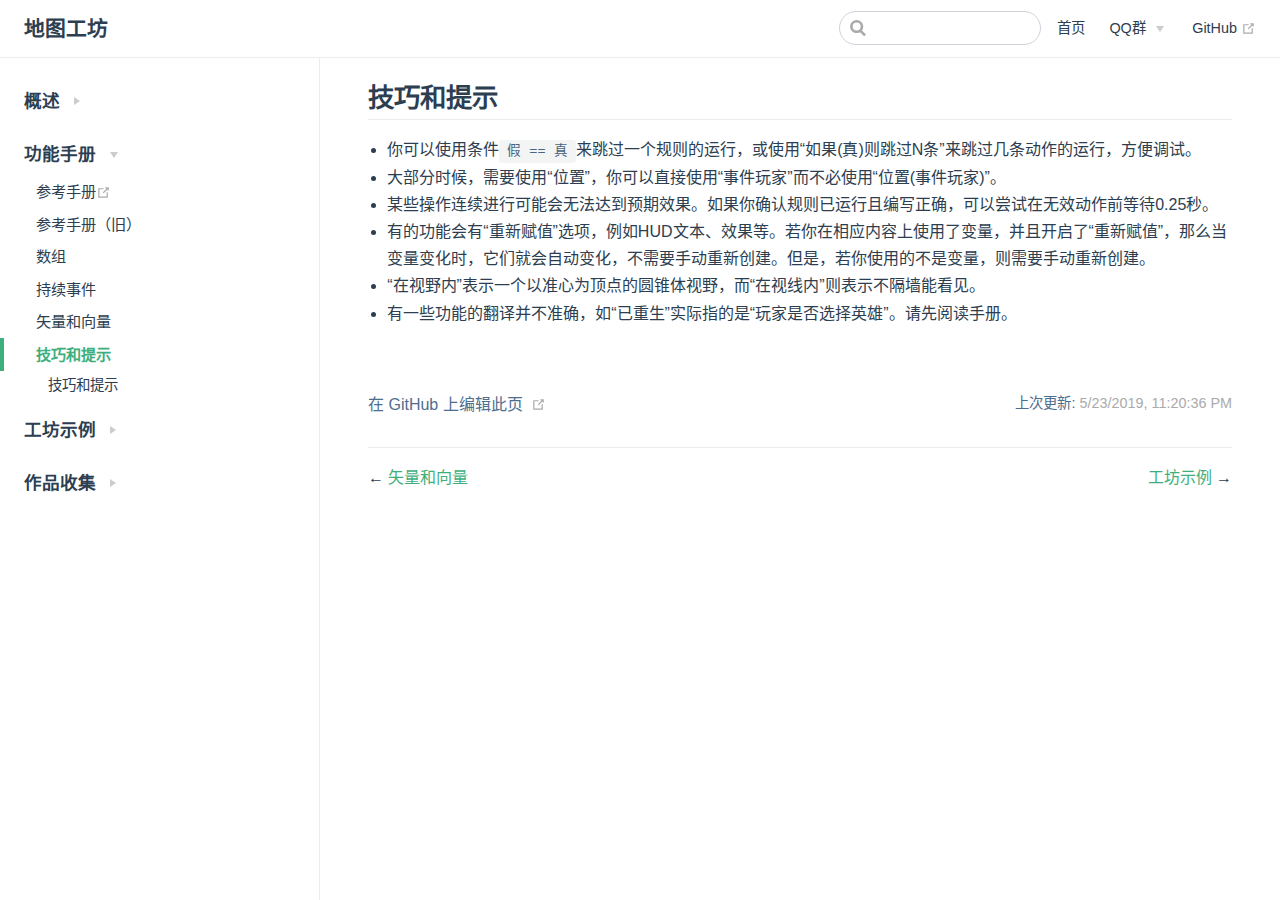
<file: manual/tips.html>
<!DOCTYPE html>
<html lang="zh-CN">
  <head>
    <meta charset="utf-8">
    <meta name="viewport" content="width=device-width,initial-scale=1">
    <title>技巧和提示 | 地图工坊</title>
    <meta name="description" content="地图工坊">
    
    
    <link rel="preload" href="/assets/css/0.styles.502444c2.css" as="style"><link rel="preload" href="/assets/js/app.e2e1ac13.js" as="script"><link rel="preload" href="/assets/js/2.34c0335e.js" as="script"><link rel="preload" href="/assets/js/14.94f72ca9.js" as="script"><link rel="prefetch" href="/assets/js/10.fc92c274.js"><link rel="prefetch" href="/assets/js/11.0306ae34.js"><link rel="prefetch" href="/assets/js/12.1814f641.js"><link rel="prefetch" href="/assets/js/13.e3f62960.js"><link rel="prefetch" href="/assets/js/15.3cdc0175.js"><link rel="prefetch" href="/assets/js/16.a7b0e282.js"><link rel="prefetch" href="/assets/js/17.680bcf35.js"><link rel="prefetch" href="/assets/js/18.70c67728.js"><link rel="prefetch" href="/assets/js/19.7fa7f58b.js"><link rel="prefetch" href="/assets/js/3.302cf84c.js"><link rel="prefetch" href="/assets/js/4.18e053bf.js"><link rel="prefetch" href="/assets/js/5.7d6e56e5.js"><link rel="prefetch" href="/assets/js/6.b1c3ce9b.js"><link rel="prefetch" href="/assets/js/7.c5765a95.js"><link rel="prefetch" href="/assets/js/8.6058d7ae.js"><link rel="prefetch" href="/assets/js/9.a2af808f.js">
    <link rel="stylesheet" href="/assets/css/0.styles.502444c2.css">
  </head>
  <body>
    <div id="app" data-server-rendered="true"><div class="theme-container"><header class="navbar"><div class="sidebar-button"><svg xmlns="http://www.w3.org/2000/svg" aria-hidden="true" role="img" viewBox="0 0 448 512" class="icon"><path fill="currentColor" d="M436 124H12c-6.627 0-12-5.373-12-12V80c0-6.627 5.373-12 12-12h424c6.627 0 12 5.373 12 12v32c0 6.627-5.373 12-12 12zm0 160H12c-6.627 0-12-5.373-12-12v-32c0-6.627 5.373-12 12-12h424c6.627 0 12 5.373 12 12v32c0 6.627-5.373 12-12 12zm0 160H12c-6.627 0-12-5.373-12-12v-32c0-6.627 5.373-12 12-12h424c6.627 0 12 5.373 12 12v32c0 6.627-5.373 12-12 12z"></path></svg></div> <a href="/" class="home-link router-link-active"><!----> <span class="site-name">地图工坊</span></a> <div class="links"><div class="search-box"><input aria-label="Search" autocomplete="off" spellcheck="false" value=""> <!----></div> <nav class="nav-links can-hide"><div class="nav-item"><a href="/" class="nav-link">首页</a></div><div class="nav-item"><div class="dropdown-wrapper"><a class="dropdown-title"><span class="title">QQ群</span> <span class="arrow right"></span></a> <ul class="nav-dropdown" style="display:none;"><li class="dropdown-item"><!----> <a href="https://jq.qq.com/?_wv=1027&amp;k=5J2QSeu" target="_blank" rel="noopener noreferrer" class="nav-link external">
  交流群
  <svg xmlns="http://www.w3.org/2000/svg" aria-hidden="true" x="0px" y="0px" viewBox="0 0 100 100" width="15" height="15" class="icon outbound"><path fill="currentColor" d="M18.8,85.1h56l0,0c2.2,0,4-1.8,4-4v-32h-8v28h-48v-48h28v-8h-32l0,0c-2.2,0-4,1.8-4,4v56C14.8,83.3,16.6,85.1,18.8,85.1z"></path> <polygon fill="currentColor" points="45.7,48.7 51.3,54.3 77.2,28.5 77.2,37.2 85.2,37.2 85.2,14.9 62.8,14.9 62.8,22.9 71.5,22.9"></polygon></svg></a></li><li class="dropdown-item"><!----> <a href="https://jq.qq.com/?_wv=1027&amp;k=5oGqbYZ" target="_blank" rel="noopener noreferrer" class="nav-link external">
  测试群
  <svg xmlns="http://www.w3.org/2000/svg" aria-hidden="true" x="0px" y="0px" viewBox="0 0 100 100" width="15" height="15" class="icon outbound"><path fill="currentColor" d="M18.8,85.1h56l0,0c2.2,0,4-1.8,4-4v-32h-8v28h-48v-48h28v-8h-32l0,0c-2.2,0-4,1.8-4,4v56C14.8,83.3,16.6,85.1,18.8,85.1z"></path> <polygon fill="currentColor" points="45.7,48.7 51.3,54.3 77.2,28.5 77.2,37.2 85.2,37.2 85.2,14.9 62.8,14.9 62.8,22.9 71.5,22.9"></polygon></svg></a></li></ul></div></div> <a href="https://github.com/sylingd/ow-workshop" target="_blank" rel="noopener noreferrer" class="repo-link">
    GitHub
    <svg xmlns="http://www.w3.org/2000/svg" aria-hidden="true" x="0px" y="0px" viewBox="0 0 100 100" width="15" height="15" class="icon outbound"><path fill="currentColor" d="M18.8,85.1h56l0,0c2.2,0,4-1.8,4-4v-32h-8v28h-48v-48h28v-8h-32l0,0c-2.2,0-4,1.8-4,4v56C14.8,83.3,16.6,85.1,18.8,85.1z"></path> <polygon fill="currentColor" points="45.7,48.7 51.3,54.3 77.2,28.5 77.2,37.2 85.2,37.2 85.2,14.9 62.8,14.9 62.8,22.9 71.5,22.9"></polygon></svg></a></nav></div></header> <div class="sidebar-mask"></div> <aside class="sidebar"><nav class="nav-links"><div class="nav-item"><a href="/" class="nav-link">首页</a></div><div class="nav-item"><div class="dropdown-wrapper"><a class="dropdown-title"><span class="title">QQ群</span> <span class="arrow right"></span></a> <ul class="nav-dropdown" style="display:none;"><li class="dropdown-item"><!----> <a href="https://jq.qq.com/?_wv=1027&amp;k=5J2QSeu" target="_blank" rel="noopener noreferrer" class="nav-link external">
  交流群
  <svg xmlns="http://www.w3.org/2000/svg" aria-hidden="true" x="0px" y="0px" viewBox="0 0 100 100" width="15" height="15" class="icon outbound"><path fill="currentColor" d="M18.8,85.1h56l0,0c2.2,0,4-1.8,4-4v-32h-8v28h-48v-48h28v-8h-32l0,0c-2.2,0-4,1.8-4,4v56C14.8,83.3,16.6,85.1,18.8,85.1z"></path> <polygon fill="currentColor" points="45.7,48.7 51.3,54.3 77.2,28.5 77.2,37.2 85.2,37.2 85.2,14.9 62.8,14.9 62.8,22.9 71.5,22.9"></polygon></svg></a></li><li class="dropdown-item"><!----> <a href="https://jq.qq.com/?_wv=1027&amp;k=5oGqbYZ" target="_blank" rel="noopener noreferrer" class="nav-link external">
  测试群
  <svg xmlns="http://www.w3.org/2000/svg" aria-hidden="true" x="0px" y="0px" viewBox="0 0 100 100" width="15" height="15" class="icon outbound"><path fill="currentColor" d="M18.8,85.1h56l0,0c2.2,0,4-1.8,4-4v-32h-8v28h-48v-48h28v-8h-32l0,0c-2.2,0-4,1.8-4,4v56C14.8,83.3,16.6,85.1,18.8,85.1z"></path> <polygon fill="currentColor" points="45.7,48.7 51.3,54.3 77.2,28.5 77.2,37.2 85.2,37.2 85.2,14.9 62.8,14.9 62.8,22.9 71.5,22.9"></polygon></svg></a></li></ul></div></div> <a href="https://github.com/sylingd/ow-workshop" target="_blank" rel="noopener noreferrer" class="repo-link">
    GitHub
    <svg xmlns="http://www.w3.org/2000/svg" aria-hidden="true" x="0px" y="0px" viewBox="0 0 100 100" width="15" height="15" class="icon outbound"><path fill="currentColor" d="M18.8,85.1h56l0,0c2.2,0,4-1.8,4-4v-32h-8v28h-48v-48h28v-8h-32l0,0c-2.2,0-4,1.8-4,4v56C14.8,83.3,16.6,85.1,18.8,85.1z"></path> <polygon fill="currentColor" points="45.7,48.7 51.3,54.3 77.2,28.5 77.2,37.2 85.2,37.2 85.2,14.9 62.8,14.9 62.8,22.9 71.5,22.9"></polygon></svg></a></nav>  <ul class="sidebar-links"><li><section class="sidebar-group collapsable depth-0"><p class="sidebar-heading"><span>概述</span> <span class="arrow right"></span></p> <!----></section></li><li><section class="sidebar-group collapsable depth-0"><p class="sidebar-heading open"><span>功能手册</span> <span class="arrow down"></span></p> <ul class="sidebar-links sidebar-group-items"><li><a href="https://www.yuque.com/zhaohua-zgi3w/overwatch-document" target="_blank" rel="noopener noreferrer" class="sidebar-link">参考手册<svg xmlns="http://www.w3.org/2000/svg" aria-hidden="true" x="0px" y="0px" viewBox="0 0 100 100" width="15" height="15" class="icon outbound"><path fill="currentColor" d="M18.8,85.1h56l0,0c2.2,0,4-1.8,4-4v-32h-8v28h-48v-48h28v-8h-32l0,0c-2.2,0-4,1.8-4,4v56C14.8,83.3,16.6,85.1,18.8,85.1z"></path> <polygon fill="currentColor" points="45.7,48.7 51.3,54.3 77.2,28.5 77.2,37.2 85.2,37.2 85.2,14.9 62.8,14.9 62.8,22.9 71.5,22.9"></polygon></svg></a></li><li><a href="/manual/old.html" class="sidebar-link">参考手册（旧）</a></li><li><a href="/manual/array.html" class="sidebar-link">数组</a></li><li><a href="/manual/continued_event.html" class="sidebar-link">持续事件</a></li><li><a href="/manual/vector.html" class="sidebar-link">矢量和向量</a></li><li><a href="/manual/tips.html" class="active sidebar-link">技巧和提示</a><ul class="sidebar-sub-headers"><li class="sidebar-sub-header"><a href="/manual/tips.html#技巧和提示" class="sidebar-link">技巧和提示</a></li></ul></li></ul></section></li><li><section class="sidebar-group collapsable depth-0"><p class="sidebar-heading"><span>工坊示例</span> <span class="arrow right"></span></p> <!----></section></li><li><section class="sidebar-group collapsable depth-0"><p class="sidebar-heading"><span>作品收集</span> <span class="arrow right"></span></p> <!----></section></li></ul> </aside> <main class="page"> <div class="content default"><h2 id="技巧和提示"><a href="#技巧和提示" aria-hidden="true" class="header-anchor">#</a> 技巧和提示</h2> <ul><li>你可以使用条件<code>假 == 真</code>来跳过一个规则的运行，或使用“如果(真)则跳过N条”来跳过几条动作的运行，方便调试。</li> <li>大部分时候，需要使用“位置”，你可以直接使用“事件玩家”而不必使用“位置(事件玩家)”。</li> <li>某些操作连续进行可能会无法达到预期效果。如果你确认规则已运行且编写正确，可以尝试在无效动作前等待0.25秒。</li> <li>有的功能会有“重新赋值”选项，例如HUD文本、效果等。若你在相应内容上使用了变量，并且开启了“重新赋值”，那么当变量变化时，它们就会自动变化，不需要手动重新创建。但是，若你使用的不是变量，则需要手动重新创建。</li> <li>“在视野内”表示一个以准心为顶点的圆锥体视野，而“在视线内”则表示不隔墙能看见。</li> <li>有一些功能的翻译并不准确，如“已重生”实际指的是“玩家是否选择英雄”。请先阅读手册。</li></ul></div> <footer class="page-edit"><div class="edit-link"><a href="https://github.com/sylingd/ow-workshop/edit/master/manual/tips.md" target="_blank" rel="noopener noreferrer">在 GitHub 上编辑此页</a> <svg xmlns="http://www.w3.org/2000/svg" aria-hidden="true" x="0px" y="0px" viewBox="0 0 100 100" width="15" height="15" class="icon outbound"><path fill="currentColor" d="M18.8,85.1h56l0,0c2.2,0,4-1.8,4-4v-32h-8v28h-48v-48h28v-8h-32l0,0c-2.2,0-4,1.8-4,4v56C14.8,83.3,16.6,85.1,18.8,85.1z"></path> <polygon fill="currentColor" points="45.7,48.7 51.3,54.3 77.2,28.5 77.2,37.2 85.2,37.2 85.2,14.9 62.8,14.9 62.8,22.9 71.5,22.9"></polygon></svg></div> <div class="last-updated"><span class="prefix">上次更新: </span> <span class="time">5/23/2019, 11:20:36 PM</span></div></footer> <div class="page-nav"><p class="inner"><span class="prev">
        ←
        <a href="/manual/vector.html" class="prev">
          矢量和向量
        </a></span> <span class="next"><a href="/demo/">
          工坊示例
        </a>
        →
      </span></p></div> </main></div><div class="global-ui"><!----></div></div>
    <script src="/assets/js/app.e2e1ac13.js" defer></script><script src="/assets/js/2.34c0335e.js" defer></script><script src="/assets/js/14.94f72ca9.js" defer></script>
  </body>
</html>
</file>
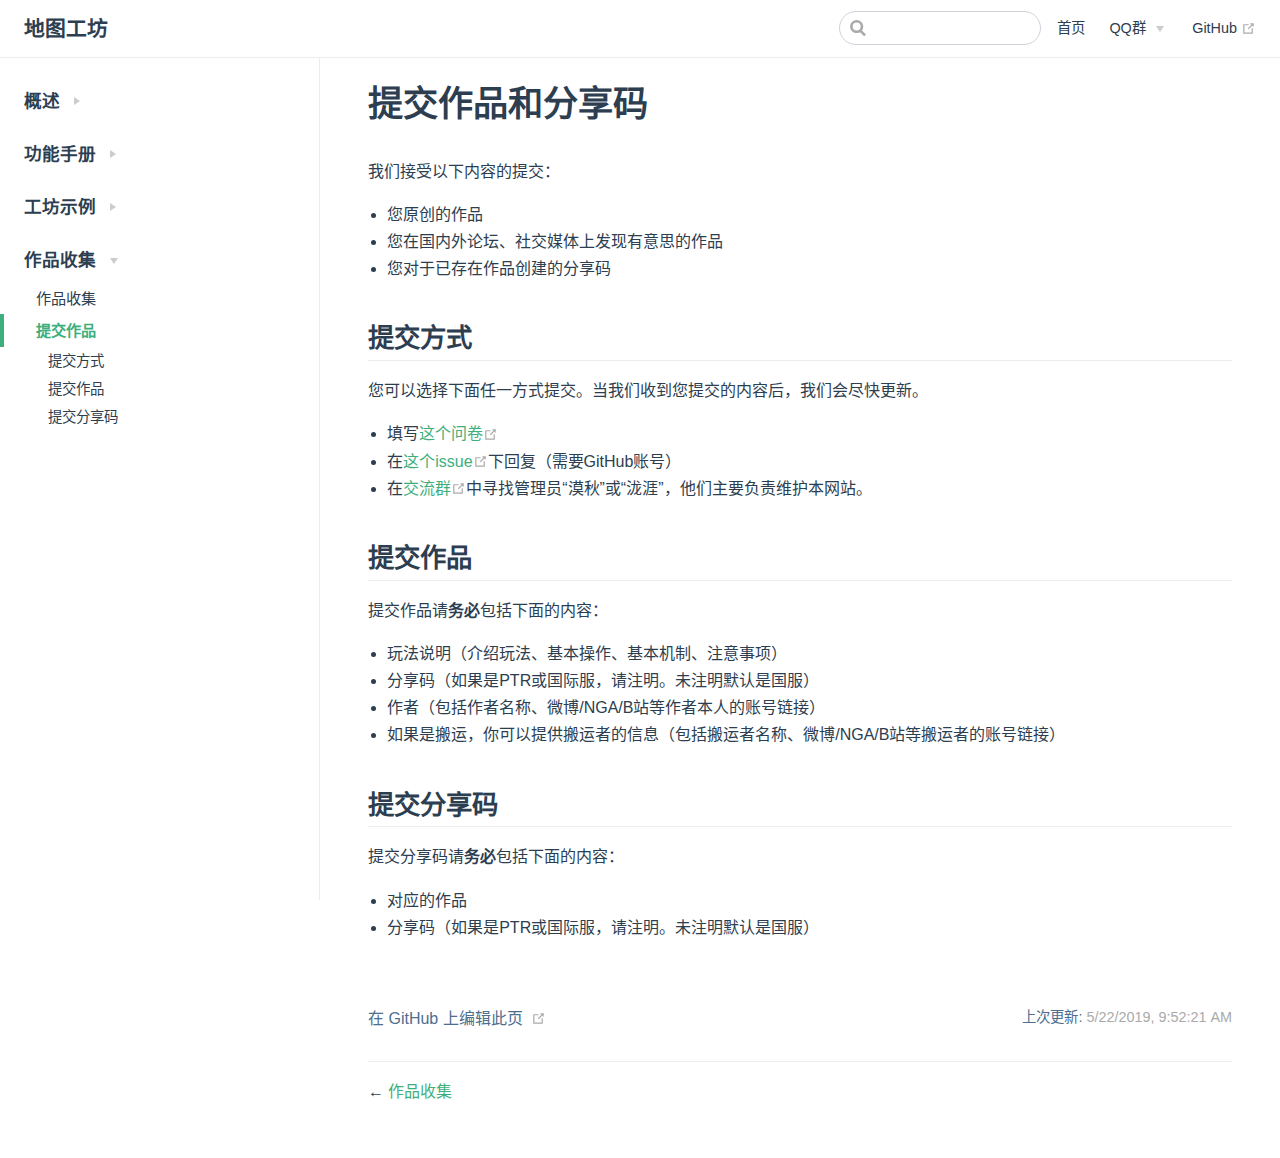
<file: works/submit.html>
<!DOCTYPE html>
<html lang="zh-CN">
  <head>
    <meta charset="utf-8">
    <meta name="viewport" content="width=device-width,initial-scale=1">
    <title>提交作品 | 地图工坊</title>
    <meta name="description" content="地图工坊">
    
    
    <link rel="preload" href="/assets/css/0.styles.502444c2.css" as="style"><link rel="preload" href="/assets/js/app.e2e1ac13.js" as="script"><link rel="preload" href="/assets/js/2.34c0335e.js" as="script"><link rel="preload" href="/assets/js/18.70c67728.js" as="script"><link rel="prefetch" href="/assets/js/10.fc92c274.js"><link rel="prefetch" href="/assets/js/11.0306ae34.js"><link rel="prefetch" href="/assets/js/12.1814f641.js"><link rel="prefetch" href="/assets/js/13.e3f62960.js"><link rel="prefetch" href="/assets/js/14.94f72ca9.js"><link rel="prefetch" href="/assets/js/15.3cdc0175.js"><link rel="prefetch" href="/assets/js/16.a7b0e282.js"><link rel="prefetch" href="/assets/js/17.680bcf35.js"><link rel="prefetch" href="/assets/js/19.7fa7f58b.js"><link rel="prefetch" href="/assets/js/3.302cf84c.js"><link rel="prefetch" href="/assets/js/4.18e053bf.js"><link rel="prefetch" href="/assets/js/5.7d6e56e5.js"><link rel="prefetch" href="/assets/js/6.b1c3ce9b.js"><link rel="prefetch" href="/assets/js/7.c5765a95.js"><link rel="prefetch" href="/assets/js/8.6058d7ae.js"><link rel="prefetch" href="/assets/js/9.a2af808f.js">
    <link rel="stylesheet" href="/assets/css/0.styles.502444c2.css">
  </head>
  <body>
    <div id="app" data-server-rendered="true"><div class="theme-container"><header class="navbar"><div class="sidebar-button"><svg xmlns="http://www.w3.org/2000/svg" aria-hidden="true" role="img" viewBox="0 0 448 512" class="icon"><path fill="currentColor" d="M436 124H12c-6.627 0-12-5.373-12-12V80c0-6.627 5.373-12 12-12h424c6.627 0 12 5.373 12 12v32c0 6.627-5.373 12-12 12zm0 160H12c-6.627 0-12-5.373-12-12v-32c0-6.627 5.373-12 12-12h424c6.627 0 12 5.373 12 12v32c0 6.627-5.373 12-12 12zm0 160H12c-6.627 0-12-5.373-12-12v-32c0-6.627 5.373-12 12-12h424c6.627 0 12 5.373 12 12v32c0 6.627-5.373 12-12 12z"></path></svg></div> <a href="/" class="home-link router-link-active"><!----> <span class="site-name">地图工坊</span></a> <div class="links"><div class="search-box"><input aria-label="Search" autocomplete="off" spellcheck="false" value=""> <!----></div> <nav class="nav-links can-hide"><div class="nav-item"><a href="/" class="nav-link">首页</a></div><div class="nav-item"><div class="dropdown-wrapper"><a class="dropdown-title"><span class="title">QQ群</span> <span class="arrow right"></span></a> <ul class="nav-dropdown" style="display:none;"><li class="dropdown-item"><!----> <a href="https://jq.qq.com/?_wv=1027&amp;k=5J2QSeu" target="_blank" rel="noopener noreferrer" class="nav-link external">
  交流群
  <svg xmlns="http://www.w3.org/2000/svg" aria-hidden="true" x="0px" y="0px" viewBox="0 0 100 100" width="15" height="15" class="icon outbound"><path fill="currentColor" d="M18.8,85.1h56l0,0c2.2,0,4-1.8,4-4v-32h-8v28h-48v-48h28v-8h-32l0,0c-2.2,0-4,1.8-4,4v56C14.8,83.3,16.6,85.1,18.8,85.1z"></path> <polygon fill="currentColor" points="45.7,48.7 51.3,54.3 77.2,28.5 77.2,37.2 85.2,37.2 85.2,14.9 62.8,14.9 62.8,22.9 71.5,22.9"></polygon></svg></a></li><li class="dropdown-item"><!----> <a href="https://jq.qq.com/?_wv=1027&amp;k=5oGqbYZ" target="_blank" rel="noopener noreferrer" class="nav-link external">
  测试群
  <svg xmlns="http://www.w3.org/2000/svg" aria-hidden="true" x="0px" y="0px" viewBox="0 0 100 100" width="15" height="15" class="icon outbound"><path fill="currentColor" d="M18.8,85.1h56l0,0c2.2,0,4-1.8,4-4v-32h-8v28h-48v-48h28v-8h-32l0,0c-2.2,0-4,1.8-4,4v56C14.8,83.3,16.6,85.1,18.8,85.1z"></path> <polygon fill="currentColor" points="45.7,48.7 51.3,54.3 77.2,28.5 77.2,37.2 85.2,37.2 85.2,14.9 62.8,14.9 62.8,22.9 71.5,22.9"></polygon></svg></a></li></ul></div></div> <a href="https://github.com/sylingd/ow-workshop" target="_blank" rel="noopener noreferrer" class="repo-link">
    GitHub
    <svg xmlns="http://www.w3.org/2000/svg" aria-hidden="true" x="0px" y="0px" viewBox="0 0 100 100" width="15" height="15" class="icon outbound"><path fill="currentColor" d="M18.8,85.1h56l0,0c2.2,0,4-1.8,4-4v-32h-8v28h-48v-48h28v-8h-32l0,0c-2.2,0-4,1.8-4,4v56C14.8,83.3,16.6,85.1,18.8,85.1z"></path> <polygon fill="currentColor" points="45.7,48.7 51.3,54.3 77.2,28.5 77.2,37.2 85.2,37.2 85.2,14.9 62.8,14.9 62.8,22.9 71.5,22.9"></polygon></svg></a></nav></div></header> <div class="sidebar-mask"></div> <aside class="sidebar"><nav class="nav-links"><div class="nav-item"><a href="/" class="nav-link">首页</a></div><div class="nav-item"><div class="dropdown-wrapper"><a class="dropdown-title"><span class="title">QQ群</span> <span class="arrow right"></span></a> <ul class="nav-dropdown" style="display:none;"><li class="dropdown-item"><!----> <a href="https://jq.qq.com/?_wv=1027&amp;k=5J2QSeu" target="_blank" rel="noopener noreferrer" class="nav-link external">
  交流群
  <svg xmlns="http://www.w3.org/2000/svg" aria-hidden="true" x="0px" y="0px" viewBox="0 0 100 100" width="15" height="15" class="icon outbound"><path fill="currentColor" d="M18.8,85.1h56l0,0c2.2,0,4-1.8,4-4v-32h-8v28h-48v-48h28v-8h-32l0,0c-2.2,0-4,1.8-4,4v56C14.8,83.3,16.6,85.1,18.8,85.1z"></path> <polygon fill="currentColor" points="45.7,48.7 51.3,54.3 77.2,28.5 77.2,37.2 85.2,37.2 85.2,14.9 62.8,14.9 62.8,22.9 71.5,22.9"></polygon></svg></a></li><li class="dropdown-item"><!----> <a href="https://jq.qq.com/?_wv=1027&amp;k=5oGqbYZ" target="_blank" rel="noopener noreferrer" class="nav-link external">
  测试群
  <svg xmlns="http://www.w3.org/2000/svg" aria-hidden="true" x="0px" y="0px" viewBox="0 0 100 100" width="15" height="15" class="icon outbound"><path fill="currentColor" d="M18.8,85.1h56l0,0c2.2,0,4-1.8,4-4v-32h-8v28h-48v-48h28v-8h-32l0,0c-2.2,0-4,1.8-4,4v56C14.8,83.3,16.6,85.1,18.8,85.1z"></path> <polygon fill="currentColor" points="45.7,48.7 51.3,54.3 77.2,28.5 77.2,37.2 85.2,37.2 85.2,14.9 62.8,14.9 62.8,22.9 71.5,22.9"></polygon></svg></a></li></ul></div></div> <a href="https://github.com/sylingd/ow-workshop" target="_blank" rel="noopener noreferrer" class="repo-link">
    GitHub
    <svg xmlns="http://www.w3.org/2000/svg" aria-hidden="true" x="0px" y="0px" viewBox="0 0 100 100" width="15" height="15" class="icon outbound"><path fill="currentColor" d="M18.8,85.1h56l0,0c2.2,0,4-1.8,4-4v-32h-8v28h-48v-48h28v-8h-32l0,0c-2.2,0-4,1.8-4,4v56C14.8,83.3,16.6,85.1,18.8,85.1z"></path> <polygon fill="currentColor" points="45.7,48.7 51.3,54.3 77.2,28.5 77.2,37.2 85.2,37.2 85.2,14.9 62.8,14.9 62.8,22.9 71.5,22.9"></polygon></svg></a></nav>  <ul class="sidebar-links"><li><section class="sidebar-group collapsable depth-0"><p class="sidebar-heading"><span>概述</span> <span class="arrow right"></span></p> <!----></section></li><li><section class="sidebar-group collapsable depth-0"><p class="sidebar-heading"><span>功能手册</span> <span class="arrow right"></span></p> <!----></section></li><li><section class="sidebar-group collapsable depth-0"><p class="sidebar-heading"><span>工坊示例</span> <span class="arrow right"></span></p> <!----></section></li><li><section class="sidebar-group collapsable depth-0"><p class="sidebar-heading open"><span>作品收集</span> <span class="arrow down"></span></p> <ul class="sidebar-links sidebar-group-items"><li><a href="/works/" class="sidebar-link">作品收集</a></li><li><a href="/works/submit.html" class="active sidebar-link">提交作品</a><ul class="sidebar-sub-headers"><li class="sidebar-sub-header"><a href="/works/submit.html#提交方式" class="sidebar-link">提交方式</a></li><li class="sidebar-sub-header"><a href="/works/submit.html#提交作品" class="sidebar-link">提交作品</a></li><li class="sidebar-sub-header"><a href="/works/submit.html#提交分享码" class="sidebar-link">提交分享码</a></li></ul></li></ul></section></li></ul> </aside> <main class="page"> <div class="content default"><h1 id="提交作品和分享码"><a href="#提交作品和分享码" aria-hidden="true" class="header-anchor">#</a> 提交作品和分享码</h1> <p>我们接受以下内容的提交：</p> <ul><li>您原创的作品</li> <li>您在国内外论坛、社交媒体上发现有意思的作品</li> <li>您对于已存在作品创建的分享码</li></ul> <h2 id="提交方式"><a href="#提交方式" aria-hidden="true" class="header-anchor">#</a> 提交方式</h2> <p>您可以选择下面任一方式提交。当我们收到您提交的内容后，我们会尽快更新。</p> <ul><li>填写<a href="https://wj.qq.com/s2/3723363/dd26/" target="_blank" rel="noopener noreferrer">这个问卷<svg xmlns="http://www.w3.org/2000/svg" aria-hidden="true" x="0px" y="0px" viewBox="0 0 100 100" width="15" height="15" class="icon outbound"><path fill="currentColor" d="M18.8,85.1h56l0,0c2.2,0,4-1.8,4-4v-32h-8v28h-48v-48h28v-8h-32l0,0c-2.2,0-4,1.8-4,4v56C14.8,83.3,16.6,85.1,18.8,85.1z"></path> <polygon fill="currentColor" points="45.7,48.7 51.3,54.3 77.2,28.5 77.2,37.2 85.2,37.2 85.2,14.9 62.8,14.9 62.8,22.9 71.5,22.9"></polygon></svg></a></li> <li>在<a href="https://github.com/sylingd/ow-workshop/issues/4" target="_blank" rel="noopener noreferrer">这个issue<svg xmlns="http://www.w3.org/2000/svg" aria-hidden="true" x="0px" y="0px" viewBox="0 0 100 100" width="15" height="15" class="icon outbound"><path fill="currentColor" d="M18.8,85.1h56l0,0c2.2,0,4-1.8,4-4v-32h-8v28h-48v-48h28v-8h-32l0,0c-2.2,0-4,1.8-4,4v56C14.8,83.3,16.6,85.1,18.8,85.1z"></path> <polygon fill="currentColor" points="45.7,48.7 51.3,54.3 77.2,28.5 77.2,37.2 85.2,37.2 85.2,14.9 62.8,14.9 62.8,22.9 71.5,22.9"></polygon></svg></a>下回复（需要GitHub账号）</li> <li>在<a href="https://jq.qq.com/?_wv=1027&amp;k=5J2QSeu" target="_blank" rel="noopener noreferrer">交流群<svg xmlns="http://www.w3.org/2000/svg" aria-hidden="true" x="0px" y="0px" viewBox="0 0 100 100" width="15" height="15" class="icon outbound"><path fill="currentColor" d="M18.8,85.1h56l0,0c2.2,0,4-1.8,4-4v-32h-8v28h-48v-48h28v-8h-32l0,0c-2.2,0-4,1.8-4,4v56C14.8,83.3,16.6,85.1,18.8,85.1z"></path> <polygon fill="currentColor" points="45.7,48.7 51.3,54.3 77.2,28.5 77.2,37.2 85.2,37.2 85.2,14.9 62.8,14.9 62.8,22.9 71.5,22.9"></polygon></svg></a>中寻找管理员“漠秋”或“泷涯”，他们主要负责维护本网站。</li></ul> <h2 id="提交作品"><a href="#提交作品" aria-hidden="true" class="header-anchor">#</a> 提交作品</h2> <p>提交作品请<strong>务必</strong>包括下面的内容：</p> <ul><li>玩法说明（介绍玩法、基本操作、基本机制、注意事项）</li> <li>分享码（如果是PTR或国际服，请注明。未注明默认是国服）</li> <li>作者（包括作者名称、微博/NGA/B站等作者本人的账号链接）</li> <li>如果是搬运，你可以提供搬运者的信息（包括搬运者名称、微博/NGA/B站等搬运者的账号链接）</li></ul> <h2 id="提交分享码"><a href="#提交分享码" aria-hidden="true" class="header-anchor">#</a> 提交分享码</h2> <p>提交分享码请<strong>务必</strong>包括下面的内容：</p> <ul><li>对应的作品</li> <li>分享码（如果是PTR或国际服，请注明。未注明默认是国服）</li></ul></div> <footer class="page-edit"><div class="edit-link"><a href="https://github.com/sylingd/ow-workshop/edit/master/works/submit.md" target="_blank" rel="noopener noreferrer">在 GitHub 上编辑此页</a> <svg xmlns="http://www.w3.org/2000/svg" aria-hidden="true" x="0px" y="0px" viewBox="0 0 100 100" width="15" height="15" class="icon outbound"><path fill="currentColor" d="M18.8,85.1h56l0,0c2.2,0,4-1.8,4-4v-32h-8v28h-48v-48h28v-8h-32l0,0c-2.2,0-4,1.8-4,4v56C14.8,83.3,16.6,85.1,18.8,85.1z"></path> <polygon fill="currentColor" points="45.7,48.7 51.3,54.3 77.2,28.5 77.2,37.2 85.2,37.2 85.2,14.9 62.8,14.9 62.8,22.9 71.5,22.9"></polygon></svg></div> <div class="last-updated"><span class="prefix">上次更新: </span> <span class="time">5/22/2019, 9:52:21 AM</span></div></footer> <div class="page-nav"><p class="inner"><span class="prev">
        ←
        <a href="/works/" class="prev router-link-active">
          作品收集
        </a></span> <!----></p></div> </main></div><div class="global-ui"><!----></div></div>
    <script src="/assets/js/app.e2e1ac13.js" defer></script><script src="/assets/js/2.34c0335e.js" defer></script><script src="/assets/js/18.70c67728.js" defer></script>
  </body>
</html>
</file>
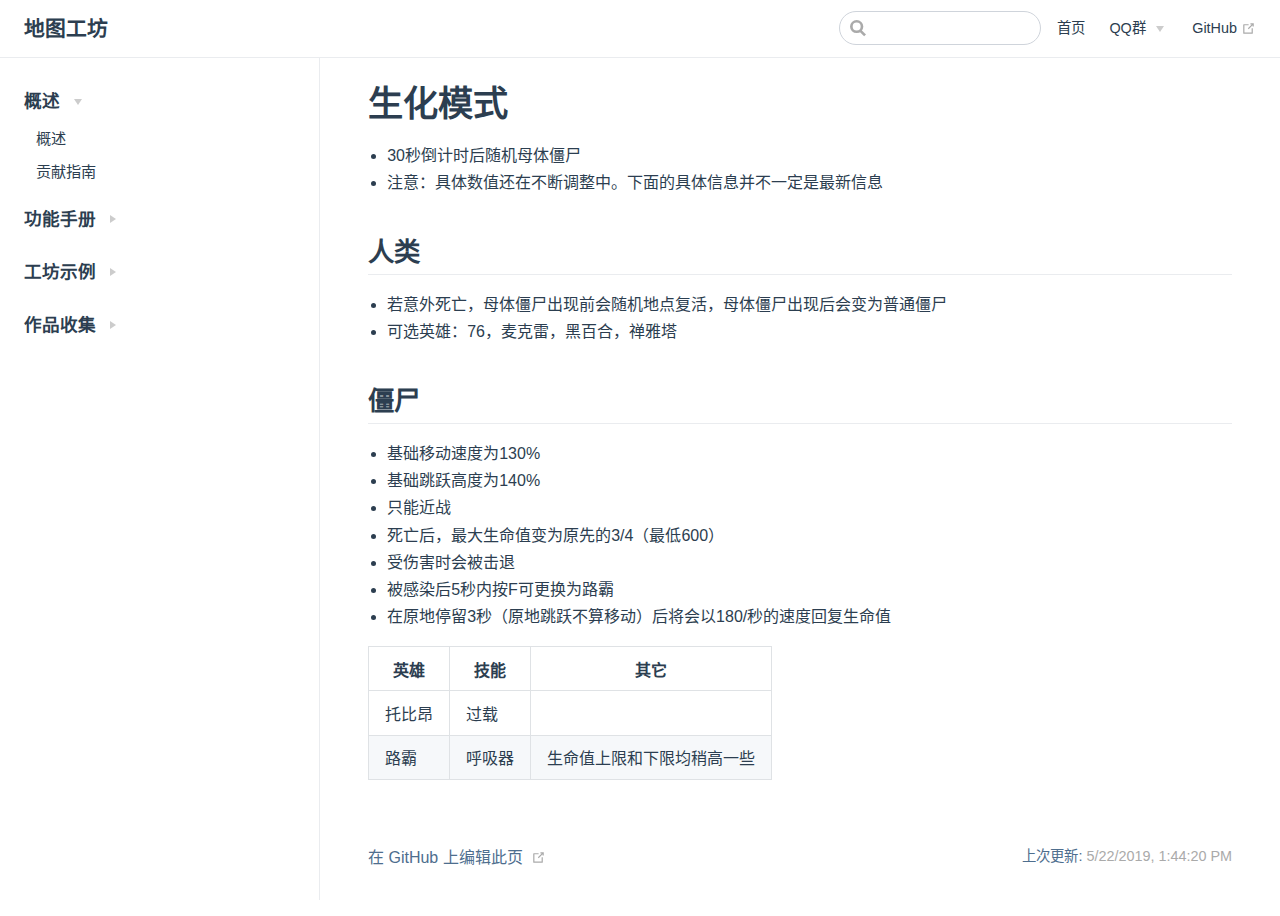
<file: works/athletics/mutation.html>
<!DOCTYPE html>
<html lang="zh-CN">
  <head>
    <meta charset="utf-8">
    <meta name="viewport" content="width=device-width,initial-scale=1">
    <title>生化模式 | 地图工坊</title>
    <meta name="description" content="地图工坊">
    
    
    <link rel="preload" href="/assets/css/0.styles.502444c2.css" as="style"><link rel="preload" href="/assets/js/app.e2e1ac13.js" as="script"><link rel="preload" href="/assets/js/2.34c0335e.js" as="script"><link rel="preload" href="/assets/js/17.680bcf35.js" as="script"><link rel="prefetch" href="/assets/js/10.fc92c274.js"><link rel="prefetch" href="/assets/js/11.0306ae34.js"><link rel="prefetch" href="/assets/js/12.1814f641.js"><link rel="prefetch" href="/assets/js/13.e3f62960.js"><link rel="prefetch" href="/assets/js/14.94f72ca9.js"><link rel="prefetch" href="/assets/js/15.3cdc0175.js"><link rel="prefetch" href="/assets/js/16.a7b0e282.js"><link rel="prefetch" href="/assets/js/18.70c67728.js"><link rel="prefetch" href="/assets/js/19.7fa7f58b.js"><link rel="prefetch" href="/assets/js/3.302cf84c.js"><link rel="prefetch" href="/assets/js/4.18e053bf.js"><link rel="prefetch" href="/assets/js/5.7d6e56e5.js"><link rel="prefetch" href="/assets/js/6.b1c3ce9b.js"><link rel="prefetch" href="/assets/js/7.c5765a95.js"><link rel="prefetch" href="/assets/js/8.6058d7ae.js"><link rel="prefetch" href="/assets/js/9.a2af808f.js">
    <link rel="stylesheet" href="/assets/css/0.styles.502444c2.css">
  </head>
  <body>
    <div id="app" data-server-rendered="true"><div class="theme-container"><header class="navbar"><div class="sidebar-button"><svg xmlns="http://www.w3.org/2000/svg" aria-hidden="true" role="img" viewBox="0 0 448 512" class="icon"><path fill="currentColor" d="M436 124H12c-6.627 0-12-5.373-12-12V80c0-6.627 5.373-12 12-12h424c6.627 0 12 5.373 12 12v32c0 6.627-5.373 12-12 12zm0 160H12c-6.627 0-12-5.373-12-12v-32c0-6.627 5.373-12 12-12h424c6.627 0 12 5.373 12 12v32c0 6.627-5.373 12-12 12zm0 160H12c-6.627 0-12-5.373-12-12v-32c0-6.627 5.373-12 12-12h424c6.627 0 12 5.373 12 12v32c0 6.627-5.373 12-12 12z"></path></svg></div> <a href="/" class="home-link router-link-active"><!----> <span class="site-name">地图工坊</span></a> <div class="links"><div class="search-box"><input aria-label="Search" autocomplete="off" spellcheck="false" value=""> <!----></div> <nav class="nav-links can-hide"><div class="nav-item"><a href="/" class="nav-link">首页</a></div><div class="nav-item"><div class="dropdown-wrapper"><a class="dropdown-title"><span class="title">QQ群</span> <span class="arrow right"></span></a> <ul class="nav-dropdown" style="display:none;"><li class="dropdown-item"><!----> <a href="https://jq.qq.com/?_wv=1027&amp;k=5J2QSeu" target="_blank" rel="noopener noreferrer" class="nav-link external">
  交流群
  <svg xmlns="http://www.w3.org/2000/svg" aria-hidden="true" x="0px" y="0px" viewBox="0 0 100 100" width="15" height="15" class="icon outbound"><path fill="currentColor" d="M18.8,85.1h56l0,0c2.2,0,4-1.8,4-4v-32h-8v28h-48v-48h28v-8h-32l0,0c-2.2,0-4,1.8-4,4v56C14.8,83.3,16.6,85.1,18.8,85.1z"></path> <polygon fill="currentColor" points="45.7,48.7 51.3,54.3 77.2,28.5 77.2,37.2 85.2,37.2 85.2,14.9 62.8,14.9 62.8,22.9 71.5,22.9"></polygon></svg></a></li><li class="dropdown-item"><!----> <a href="https://jq.qq.com/?_wv=1027&amp;k=5oGqbYZ" target="_blank" rel="noopener noreferrer" class="nav-link external">
  测试群
  <svg xmlns="http://www.w3.org/2000/svg" aria-hidden="true" x="0px" y="0px" viewBox="0 0 100 100" width="15" height="15" class="icon outbound"><path fill="currentColor" d="M18.8,85.1h56l0,0c2.2,0,4-1.8,4-4v-32h-8v28h-48v-48h28v-8h-32l0,0c-2.2,0-4,1.8-4,4v56C14.8,83.3,16.6,85.1,18.8,85.1z"></path> <polygon fill="currentColor" points="45.7,48.7 51.3,54.3 77.2,28.5 77.2,37.2 85.2,37.2 85.2,14.9 62.8,14.9 62.8,22.9 71.5,22.9"></polygon></svg></a></li></ul></div></div> <a href="https://github.com/sylingd/ow-workshop" target="_blank" rel="noopener noreferrer" class="repo-link">
    GitHub
    <svg xmlns="http://www.w3.org/2000/svg" aria-hidden="true" x="0px" y="0px" viewBox="0 0 100 100" width="15" height="15" class="icon outbound"><path fill="currentColor" d="M18.8,85.1h56l0,0c2.2,0,4-1.8,4-4v-32h-8v28h-48v-48h28v-8h-32l0,0c-2.2,0-4,1.8-4,4v56C14.8,83.3,16.6,85.1,18.8,85.1z"></path> <polygon fill="currentColor" points="45.7,48.7 51.3,54.3 77.2,28.5 77.2,37.2 85.2,37.2 85.2,14.9 62.8,14.9 62.8,22.9 71.5,22.9"></polygon></svg></a></nav></div></header> <div class="sidebar-mask"></div> <aside class="sidebar"><nav class="nav-links"><div class="nav-item"><a href="/" class="nav-link">首页</a></div><div class="nav-item"><div class="dropdown-wrapper"><a class="dropdown-title"><span class="title">QQ群</span> <span class="arrow right"></span></a> <ul class="nav-dropdown" style="display:none;"><li class="dropdown-item"><!----> <a href="https://jq.qq.com/?_wv=1027&amp;k=5J2QSeu" target="_blank" rel="noopener noreferrer" class="nav-link external">
  交流群
  <svg xmlns="http://www.w3.org/2000/svg" aria-hidden="true" x="0px" y="0px" viewBox="0 0 100 100" width="15" height="15" class="icon outbound"><path fill="currentColor" d="M18.8,85.1h56l0,0c2.2,0,4-1.8,4-4v-32h-8v28h-48v-48h28v-8h-32l0,0c-2.2,0-4,1.8-4,4v56C14.8,83.3,16.6,85.1,18.8,85.1z"></path> <polygon fill="currentColor" points="45.7,48.7 51.3,54.3 77.2,28.5 77.2,37.2 85.2,37.2 85.2,14.9 62.8,14.9 62.8,22.9 71.5,22.9"></polygon></svg></a></li><li class="dropdown-item"><!----> <a href="https://jq.qq.com/?_wv=1027&amp;k=5oGqbYZ" target="_blank" rel="noopener noreferrer" class="nav-link external">
  测试群
  <svg xmlns="http://www.w3.org/2000/svg" aria-hidden="true" x="0px" y="0px" viewBox="0 0 100 100" width="15" height="15" class="icon outbound"><path fill="currentColor" d="M18.8,85.1h56l0,0c2.2,0,4-1.8,4-4v-32h-8v28h-48v-48h28v-8h-32l0,0c-2.2,0-4,1.8-4,4v56C14.8,83.3,16.6,85.1,18.8,85.1z"></path> <polygon fill="currentColor" points="45.7,48.7 51.3,54.3 77.2,28.5 77.2,37.2 85.2,37.2 85.2,14.9 62.8,14.9 62.8,22.9 71.5,22.9"></polygon></svg></a></li></ul></div></div> <a href="https://github.com/sylingd/ow-workshop" target="_blank" rel="noopener noreferrer" class="repo-link">
    GitHub
    <svg xmlns="http://www.w3.org/2000/svg" aria-hidden="true" x="0px" y="0px" viewBox="0 0 100 100" width="15" height="15" class="icon outbound"><path fill="currentColor" d="M18.8,85.1h56l0,0c2.2,0,4-1.8,4-4v-32h-8v28h-48v-48h28v-8h-32l0,0c-2.2,0-4,1.8-4,4v56C14.8,83.3,16.6,85.1,18.8,85.1z"></path> <polygon fill="currentColor" points="45.7,48.7 51.3,54.3 77.2,28.5 77.2,37.2 85.2,37.2 85.2,14.9 62.8,14.9 62.8,22.9 71.5,22.9"></polygon></svg></a></nav>  <ul class="sidebar-links"><li><section class="sidebar-group collapsable depth-0"><p class="sidebar-heading open"><span>概述</span> <span class="arrow down"></span></p> <ul class="sidebar-links sidebar-group-items"><li><a href="/" class="sidebar-link">概述</a></li><li><a href="/contribution.html" class="sidebar-link">贡献指南</a></li></ul></section></li><li><section class="sidebar-group collapsable depth-0"><p class="sidebar-heading"><span>功能手册</span> <span class="arrow right"></span></p> <!----></section></li><li><section class="sidebar-group collapsable depth-0"><p class="sidebar-heading"><span>工坊示例</span> <span class="arrow right"></span></p> <!----></section></li><li><section class="sidebar-group collapsable depth-0"><p class="sidebar-heading"><span>作品收集</span> <span class="arrow right"></span></p> <!----></section></li></ul> </aside> <main class="page"> <div class="content default"><h1 id="生化模式"><a href="#生化模式" aria-hidden="true" class="header-anchor">#</a> 生化模式</h1> <ul><li>30秒倒计时后随机母体僵尸</li> <li>注意：具体数值还在不断调整中。下面的具体信息并不一定是最新信息</li></ul> <h2 id="人类"><a href="#人类" aria-hidden="true" class="header-anchor">#</a> 人类</h2> <ul><li>若意外死亡，母体僵尸出现前会随机地点复活，母体僵尸出现后会变为普通僵尸</li> <li>可选英雄：76，麦克雷，黑百合，禅雅塔</li></ul> <h2 id="僵尸"><a href="#僵尸" aria-hidden="true" class="header-anchor">#</a> 僵尸</h2> <ul><li>基础移动速度为130%</li> <li>基础跳跃高度为140%</li> <li>只能近战</li> <li>死亡后，最大生命值变为原先的3/4（最低600）</li> <li>受伤害时会被击退</li> <li>被感染后5秒内按F可更换为路霸</li> <li>在原地停留3秒（原地跳跃不算移动）后将会以180/秒的速度回复生命值</li></ul> <table><thead><tr><th>英雄</th> <th>技能</th> <th>其它</th></tr></thead> <tbody><tr><td>托比昂</td> <td>过载</td> <td></td></tr> <tr><td>路霸</td> <td>呼吸器</td> <td>生命值上限和下限均稍高一些</td></tr></tbody></table></div> <footer class="page-edit"><div class="edit-link"><a href="https://github.com/sylingd/ow-workshop/edit/master/works/athletics/mutation.md" target="_blank" rel="noopener noreferrer">在 GitHub 上编辑此页</a> <svg xmlns="http://www.w3.org/2000/svg" aria-hidden="true" x="0px" y="0px" viewBox="0 0 100 100" width="15" height="15" class="icon outbound"><path fill="currentColor" d="M18.8,85.1h56l0,0c2.2,0,4-1.8,4-4v-32h-8v28h-48v-48h28v-8h-32l0,0c-2.2,0-4,1.8-4,4v56C14.8,83.3,16.6,85.1,18.8,85.1z"></path> <polygon fill="currentColor" points="45.7,48.7 51.3,54.3 77.2,28.5 77.2,37.2 85.2,37.2 85.2,14.9 62.8,14.9 62.8,22.9 71.5,22.9"></polygon></svg></div> <div class="last-updated"><span class="prefix">上次更新: </span> <span class="time">5/22/2019, 1:44:20 PM</span></div></footer> <!----> </main></div><div class="global-ui"><!----></div></div>
    <script src="/assets/js/app.e2e1ac13.js" defer></script><script src="/assets/js/2.34c0335e.js" defer></script><script src="/assets/js/17.680bcf35.js" defer></script>
  </body>
</html>
</file>
<file: assets/css/0.styles.502444c2.css>
#nprogress{pointer-events:none}#nprogress .bar{background:#3eaf7c;position:fixed;z-index:1031;top:0;left:0;width:100%;height:2px}#nprogress .peg{display:block;position:absolute;right:0;width:100px;height:100%;box-shadow:0 0 10px #3eaf7c,0 0 5px #3eaf7c;opacity:1;-webkit-transform:rotate(3deg) translateY(-4px);transform:rotate(3deg) translateY(-4px)}#nprogress .spinner{display:block;position:fixed;z-index:1031;top:15px;right:15px}#nprogress .spinner-icon{width:18px;height:18px;box-sizing:border-box;border-color:#3eaf7c transparent transparent #3eaf7c;border-style:solid;border-width:2px;border-radius:50%;-webkit-animation:nprogress-spinner .4s linear infinite;animation:nprogress-spinner .4s linear infinite}.nprogress-custom-parent{overflow:hidden;position:relative}.nprogress-custom-parent #nprogress .bar,.nprogress-custom-parent #nprogress .spinner{position:absolute}@-webkit-keyframes nprogress-spinner{0%{-webkit-transform:rotate(0deg);transform:rotate(0deg)}to{-webkit-transform:rotate(1turn);transform:rotate(1turn)}}@keyframes nprogress-spinner{0%{-webkit-transform:rotate(0deg);transform:rotate(0deg)}to{-webkit-transform:rotate(1turn);transform:rotate(1turn)}}.go-to-top[data-v-67a9666a]{cursor:pointer;position:fixed;bottom:2rem;right:2.5rem;width:2rem;color:#3eaf7c;z-index:1}.go-to-top[data-v-67a9666a]:hover{color:#72cda4}@media (max-width:959px){.go-to-top[data-v-67a9666a]{display:none}}.fade-enter-active[data-v-67a9666a],.fade-leave-active[data-v-67a9666a]{transition:opacity .3s}.fade-enter[data-v-67a9666a],.fade-leave-to[data-v-67a9666a]{opacity:0}.icon.outbound{color:#aaa;display:inline-block;vertical-align:middle;position:relative;top:-1px}.home{padding:3.6rem 2rem 0;max-width:960px;margin:0 auto;display:block}.home .hero{text-align:center}.home .hero img{max-width:100%;max-height:280px;display:block;margin:3rem auto 1.5rem}.home .hero h1{font-size:3rem}.home .hero .action,.home .hero .description,.home .hero h1{margin:1.8rem auto}.home .hero .description{max-width:35rem;font-size:1.6rem;line-height:1.3;color:#6a8bad}.home .hero .action-button{display:inline-block;font-size:1.2rem;color:#fff;background-color:#3eaf7c;padding:.8rem 1.6rem;border-radius:4px;transition:background-color .1s ease;box-sizing:border-box;border-bottom:1px solid #389d70}.home .hero .action-button:hover{background-color:#4abf8a}.home .features{border-top:1px solid #eaecef;padding:1.2rem 0;margin-top:2.5rem;display:flex;flex-wrap:wrap;align-items:flex-start;align-content:stretch;justify-content:space-between}.home .feature{flex-grow:1;flex-basis:30%;max-width:30%}.home .feature h2{font-size:1.4rem;font-weight:500;border-bottom:none;padding-bottom:0;color:#3a5169}.home .feature p{color:#4e6e8e}.home .footer{padding:2.5rem;border-top:1px solid #eaecef;text-align:center;color:#4e6e8e}@media (max-width:719px){.home .features{flex-direction:column}.home .feature{max-width:100%;padding:0 2.5rem}}@media (max-width:419px){.home{padding-left:1.5rem;padding-right:1.5rem}.home .hero img{max-height:210px;margin:2rem auto 1.2rem}.home .hero h1{font-size:2rem}.home .hero .action,.home .hero .description,.home .hero h1{margin:1.2rem auto}.home .hero .description{font-size:1.2rem}.home .hero .action-button{font-size:1rem;padding:.6rem 1.2rem}.home .feature h2{font-size:1.25rem}}.search-box{display:inline-block;position:relative;margin-right:1rem}.search-box input{cursor:text;width:10rem;height:2rem;color:#4e6e8e;display:inline-block;border:1px solid #cfd4db;border-radius:2rem;font-size:.9rem;line-height:2rem;padding:0 .5rem 0 2rem;outline:none;transition:all .2s ease;background:#fff url(/assets/img/search.83621669.svg) .6rem .5rem no-repeat;background-size:1rem}.search-box input:focus{cursor:auto;border-color:#3eaf7c}.search-box .suggestions{background:#fff;width:20rem;position:absolute;top:1.5rem;border:1px solid #cfd4db;border-radius:6px;padding:.4rem;list-style-type:none}.search-box .suggestions.align-right{right:0}.search-box .suggestion{line-height:1.4;padding:.4rem .6rem;border-radius:4px;cursor:pointer}.search-box .suggestion a{white-space:normal;color:#5d82a6}.search-box .suggestion a .page-title{font-weight:600}.search-box .suggestion a .header{font-size:.9em;margin-left:.25em}.search-box .suggestion.focused{background-color:#f3f4f5}.search-box .suggestion.focused a{color:#3eaf7c}@media (max-width:959px){.search-box input{cursor:pointer;width:0;border-color:transparent;position:relative}.search-box input:focus{cursor:text;left:0;width:10rem}}@media (-ms-high-contrast:none){.search-box input{height:2rem}}@media (max-width:959px) and (min-width:719px){.search-box .suggestions{left:0}}@media (max-width:719px){.search-box{margin-right:0}.search-box input{left:1rem}.search-box .suggestions{right:0}}@media (max-width:419px){.search-box .suggestions{width:calc(100vw - 4rem)}.search-box input:focus{width:8rem}}.sidebar-button{cursor:pointer;display:none;width:1.25rem;height:1.25rem;position:absolute;padding:.6rem;top:.6rem;left:1rem}.sidebar-button .icon{display:block;width:1.25rem;height:1.25rem}@media (max-width:719px){.sidebar-button{display:block}}.dropdown-enter,.dropdown-leave-to{height:0!important}.dropdown-wrapper{cursor:pointer}.dropdown-wrapper .dropdown-title{display:block}.dropdown-wrapper .dropdown-title:hover{border-color:transparent}.dropdown-wrapper .dropdown-title .arrow{vertical-align:middle;margin-top:-1px;margin-left:.4rem}.dropdown-wrapper .nav-dropdown .dropdown-item{color:inherit;line-height:1.7rem}.dropdown-wrapper .nav-dropdown .dropdown-item h4{margin:.45rem 0 0;border-top:1px solid #eee;padding:.45rem 1.5rem 0 1.25rem}.dropdown-wrapper .nav-dropdown .dropdown-item .dropdown-subitem-wrapper{padding:0;list-style:none}.dropdown-wrapper .nav-dropdown .dropdown-item .dropdown-subitem-wrapper .dropdown-subitem{font-size:.9em}.dropdown-wrapper .nav-dropdown .dropdown-item a{display:block;line-height:1.7rem;position:relative;border-bottom:none;font-weight:400;margin-bottom:0;padding:0 1.5rem 0 1.25rem}.dropdown-wrapper .nav-dropdown .dropdown-item a.router-link-active,.dropdown-wrapper .nav-dropdown .dropdown-item a:hover{color:#3eaf7c}.dropdown-wrapper .nav-dropdown .dropdown-item a.router-link-active:after{content:"";width:0;height:0;border-left:5px solid #3eaf7c;border-top:3px solid transparent;border-bottom:3px solid transparent;position:absolute;top:calc(50% - 2px);left:9px}.dropdown-wrapper .nav-dropdown .dropdown-item:first-child h4{margin-top:0;padding-top:0;border-top:0}@media (max-width:719px){.dropdown-wrapper.open .dropdown-title{margin-bottom:.5rem}.dropdown-wrapper .nav-dropdown{transition:height .1s ease-out;overflow:hidden}.dropdown-wrapper .nav-dropdown .dropdown-item h4{border-top:0;margin-top:0;padding-top:0}.dropdown-wrapper .nav-dropdown .dropdown-item>a,.dropdown-wrapper .nav-dropdown .dropdown-item h4{font-size:15px;line-height:2rem}.dropdown-wrapper .nav-dropdown .dropdown-item .dropdown-subitem{font-size:14px;padding-left:1rem}}@media (min-width:719px){.dropdown-wrapper{height:1.8rem}.dropdown-wrapper:hover .nav-dropdown{display:block!important}.dropdown-wrapper .dropdown-title .arrow{border-left:4px solid transparent;border-right:4px solid transparent;border-top:6px solid #ccc;border-bottom:0}.dropdown-wrapper .nav-dropdown{display:none;height:auto!important;box-sizing:border-box;max-height:calc(100vh - 2.7rem);overflow-y:auto;position:absolute;top:100%;right:0;background-color:#fff;padding:.6rem 0;border:1px solid;border-color:#ddd #ddd #ccc;text-align:left;border-radius:.25rem;white-space:nowrap;margin:0}}.nav-links{display:inline-block}.nav-links a{line-height:1.4rem;color:inherit}.nav-links a.router-link-active,.nav-links a:hover{color:#3eaf7c}.nav-links .nav-item{position:relative;display:inline-block;margin-left:1.5rem;line-height:2rem}.nav-links .nav-item:first-child{margin-left:0}.nav-links .repo-link{margin-left:1.5rem}@media (max-width:719px){.nav-links .nav-item,.nav-links .repo-link{margin-left:0}}@media (min-width:719px){.nav-links a.router-link-active,.nav-links a:hover{color:#2c3e50}.nav-item>a:not(.external).router-link-active,.nav-item>a:not(.external):hover{margin-bottom:-2px;border-bottom:2px solid #46bd87}}.navbar{padding:.7rem 1.5rem;line-height:2.2rem}.navbar a,.navbar img,.navbar span{display:inline-block}.navbar .logo{height:2.2rem;min-width:2.2rem;margin-right:.8rem;vertical-align:top}.navbar .site-name{font-size:1.3rem;font-weight:600;color:#2c3e50;position:relative}.navbar .links{padding-left:1.5rem;box-sizing:border-box;background-color:#fff;white-space:nowrap;font-size:.9rem;position:absolute;right:1.5rem;top:.7rem;display:flex}.navbar .links .search-box{flex:0 0 auto;vertical-align:top}@media (max-width:719px){.navbar{padding-left:4rem}.navbar .can-hide{display:none}.navbar .links{padding-left:1.5rem}}.page-edit,.page-nav{max-width:740px;margin:0 auto;padding:2rem 2.5rem}@media (max-width:959px){.page-edit,.page-nav{padding:2rem}}@media (max-width:419px){.page-edit,.page-nav{padding:1.5rem}}.page{padding-bottom:2rem;display:block}.page-edit{padding-top:1rem;padding-bottom:1rem;overflow:auto}.page-edit .edit-link{display:inline-block}.page-edit .edit-link a{color:#4e6e8e;margin-right:.25rem}.page-edit .last-updated{float:right;font-size:.9em}.page-edit .last-updated .prefix{font-weight:500;color:#4e6e8e}.page-edit .last-updated .time{font-weight:400;color:#aaa}.page-nav{padding-top:1rem;padding-bottom:0}.page-nav .inner{min-height:2rem;margin-top:0;border-top:1px solid #eaecef;padding-top:1rem;overflow:auto}.page-nav .next{float:right}@media (max-width:719px){.page-edit .edit-link{margin-bottom:.5rem}.page-edit .last-updated{font-size:.8em;float:none;text-align:left}}.sidebar-group .sidebar-group{padding-left:.5em}.sidebar-group:not(.collapsable) .sidebar-heading:not(.clickable){cursor:auto;color:inherit}.sidebar-group.is-sub-group{padding-left:0}.sidebar-group.is-sub-group>.sidebar-heading{font-size:.95em;line-height:1.4;font-weight:400;padding-left:2rem}.sidebar-group.is-sub-group>.sidebar-heading:not(.clickable){opacity:.5}.sidebar-group.is-sub-group>.sidebar-group-items{padding-left:1rem}.sidebar-group.is-sub-group>.sidebar-group-items>li>.sidebar-link{font-size:.95em;border-left:none}.sidebar-group.depth-2>.sidebar-heading{border-left:none}.sidebar-heading{color:#2c3e50;transition:color .15s ease;cursor:pointer;font-size:1.1em;font-weight:700;padding:.35rem 1.5rem .35rem 1.25rem;width:100%;box-sizing:border-box;margin:0;border-left:.25rem solid transparent}.sidebar-heading.open,.sidebar-heading:hover{color:inherit}.sidebar-heading .arrow{position:relative;top:-.12em;left:.5em}.sidebar-heading.clickable.active{font-weight:600;color:#3eaf7c;border-left-color:#3eaf7c}.sidebar-heading.clickable:hover{color:#3eaf7c}.sidebar-group-items{transition:height .1s ease-out;font-size:.95em;overflow:hidden}.sidebar .sidebar-sub-headers{padding-left:1rem;font-size:.95em}a.sidebar-link{font-size:1em;font-weight:400;display:inline-block;color:#2c3e50;border-left:.25rem solid transparent;padding:.35rem 1rem .35rem 1.25rem;line-height:1.4;width:100%;box-sizing:border-box}a.sidebar-link:hover{color:#3eaf7c}a.sidebar-link.active{font-weight:600;color:#3eaf7c;border-left-color:#3eaf7c}.sidebar-group a.sidebar-link{padding-left:2rem}.sidebar-sub-headers a.sidebar-link{padding-top:.25rem;padding-bottom:.25rem;border-left:none}.sidebar-sub-headers a.sidebar-link.active{font-weight:500}.sidebar ul{padding:0;margin:0;list-style-type:none}.sidebar a{display:inline-block}.sidebar .nav-links{display:none;border-bottom:1px solid #eaecef;padding:.5rem 0 .75rem}.sidebar .nav-links a{font-weight:600}.sidebar .nav-links .nav-item,.sidebar .nav-links .repo-link{display:block;line-height:1.25rem;font-size:1.1em;padding:.5rem 0 .5rem 1.5rem}.sidebar>.sidebar-links{padding:1.5rem 0}.sidebar>.sidebar-links>li>a.sidebar-link{font-size:1.1em;line-height:1.7;font-weight:700}.sidebar>.sidebar-links>li:not(:first-child){margin-top:.75rem}@media (max-width:719px){.sidebar .nav-links{display:block}.sidebar .nav-links .dropdown-wrapper .nav-dropdown .dropdown-item a.router-link-active:after{top:calc(1rem - 2px)}.sidebar>.sidebar-links{padding:1rem 0}}code[class*=language-],pre[class*=language-]{color:#ccc;background:none;font-family:Consolas,Monaco,Andale Mono,Ubuntu Mono,monospace;font-size:1em;text-align:left;white-space:pre;word-spacing:normal;word-break:normal;word-wrap:normal;line-height:1.5;-moz-tab-size:4;-o-tab-size:4;tab-size:4;-webkit-hyphens:none;-ms-hyphens:none;hyphens:none}pre[class*=language-]{padding:1em;margin:.5em 0;overflow:auto}:not(pre)>code[class*=language-],pre[class*=language-]{background:#2d2d2d}:not(pre)>code[class*=language-]{padding:.1em;border-radius:.3em;white-space:normal}.token.block-comment,.token.cdata,.token.comment,.token.doctype,.token.prolog{color:#999}.token.punctuation{color:#ccc}.token.attr-name,.token.deleted,.token.namespace,.token.tag{color:#e2777a}.token.function-name{color:#6196cc}.token.boolean,.token.function,.token.number{color:#f08d49}.token.class-name,.token.constant,.token.property,.token.symbol{color:#f8c555}.token.atrule,.token.builtin,.token.important,.token.keyword,.token.selector{color:#cc99cd}.token.attr-value,.token.char,.token.regex,.token.string,.token.variable{color:#7ec699}.token.entity,.token.operator,.token.url{color:#67cdcc}.token.bold,.token.important{font-weight:700}.token.italic{font-style:italic}.token.entity{cursor:help}.token.inserted{color:green}.content code{color:#476582;padding:.25rem .5rem;margin:0;font-size:.85em;background-color:rgba(27,31,35,.05);border-radius:3px}.content code .token.deleted{color:#ec5975}.content code .token.inserted{color:#3eaf7c}.content pre,.content pre[class*=language-]{line-height:1.4;padding:1.25rem 1.5rem;margin:.85rem 0;background-color:#282c34;border-radius:6px;overflow:auto}.content pre[class*=language-] code,.content pre code{color:#fff;padding:0;background-color:transparent;border-radius:0}div[class*=language-]{position:relative;background-color:#282c34;border-radius:6px}div[class*=language-] .highlight-lines{-webkit-user-select:none;-moz-user-select:none;-ms-user-select:none;user-select:none;padding-top:1.3rem;position:absolute;top:0;left:0;width:100%;line-height:1.4}div[class*=language-] .highlight-lines .highlighted{background-color:rgba(0,0,0,.66)}div[class*=language-] pre,div[class*=language-] pre[class*=language-]{background:transparent;position:relative;z-index:1}div[class*=language-]:before{position:absolute;z-index:3;top:.8em;right:1em;font-size:.75rem;color:hsla(0,0%,100%,.4)}div[class*=language-]:not(.line-numbers-mode) .line-numbers-wrapper{display:none}div[class*=language-].line-numbers-mode .highlight-lines .highlighted{position:relative}div[class*=language-].line-numbers-mode .highlight-lines .highlighted:before{content:" ";position:absolute;z-index:3;left:0;top:0;display:block;width:3.5rem;height:100%;background-color:rgba(0,0,0,.66)}div[class*=language-].line-numbers-mode pre{padding-left:4.5rem;vertical-align:middle}div[class*=language-].line-numbers-mode .line-numbers-wrapper{position:absolute;top:0;width:3.5rem;text-align:center;color:hsla(0,0%,100%,.3);padding:1.25rem 0;line-height:1.4}div[class*=language-].line-numbers-mode .line-numbers-wrapper .line-number,div[class*=language-].line-numbers-mode .line-numbers-wrapper br{-webkit-user-select:none;-moz-user-select:none;-ms-user-select:none;user-select:none}div[class*=language-].line-numbers-mode .line-numbers-wrapper .line-number{position:relative;z-index:4;font-size:.85em}div[class*=language-].line-numbers-mode:after{content:"";position:absolute;z-index:2;top:0;left:0;width:3.5rem;height:100%;border-radius:6px 0 0 6px;border-right:1px solid rgba(0,0,0,.66);background-color:#282c34}div[class~=language-js]:before{content:"js"}div[class~=language-ts]:before{content:"ts"}div[class~=language-html]:before{content:"html"}div[class~=language-md]:before{content:"md"}div[class~=language-vue]:before{content:"vue"}div[class~=language-css]:before{content:"css"}div[class~=language-sass]:before{content:"sass"}div[class~=language-scss]:before{content:"scss"}div[class~=language-less]:before{content:"less"}div[class~=language-stylus]:before{content:"stylus"}div[class~=language-go]:before{content:"go"}div[class~=language-java]:before{content:"java"}div[class~=language-c]:before{content:"c"}div[class~=language-sh]:before{content:"sh"}div[class~=language-yaml]:before{content:"yaml"}div[class~=language-py]:before{content:"py"}div[class~=language-docker]:before{content:"docker"}div[class~=language-dockerfile]:before{content:"dockerfile"}div[class~=language-makefile]:before{content:"makefile"}div[class~=language-javascript]:before{content:"js"}div[class~=language-typescript]:before{content:"ts"}div[class~=language-markup]:before{content:"html"}div[class~=language-markdown]:before{content:"md"}div[class~=language-json]:before{content:"json"}div[class~=language-ruby]:before{content:"rb"}div[class~=language-python]:before{content:"py"}div[class~=language-bash]:before{content:"sh"}div[class~=language-php]:before{content:"php"}.custom-block .custom-block-title{font-weight:600;margin-bottom:-.4rem}.custom-block.danger,.custom-block.tip,.custom-block.warning{padding:.1rem 1.5rem;border-left-width:.5rem;border-left-style:solid;margin:1rem 0}.custom-block.tip{background-color:#f3f5f7;border-color:#42b983}.custom-block.warning{background-color:rgba(255,229,100,.3);border-color:#e7c000;color:#6b5900}.custom-block.warning .custom-block-title{color:#b29400}.custom-block.warning a{color:#2c3e50}.custom-block.danger{background-color:#ffe6e6;border-color:#c00;color:#4d0000}.custom-block.danger .custom-block-title{color:#900}.custom-block.danger a{color:#2c3e50}.arrow{display:inline-block;width:0;height:0}.arrow.up{border-bottom:6px solid #ccc}.arrow.down,.arrow.up{border-left:4px solid transparent;border-right:4px solid transparent}.arrow.down{border-top:6px solid #ccc}.arrow.right{border-left:6px solid #ccc}.arrow.left,.arrow.right{border-top:4px solid transparent;border-bottom:4px solid transparent}.arrow.left{border-right:6px solid #ccc}.content:not(.custom){max-width:740px;margin:0 auto;padding:2rem 2.5rem}@media (max-width:959px){.content:not(.custom){padding:2rem}}@media (max-width:419px){.content:not(.custom){padding:1.5rem}}.table-of-contents .badge{vertical-align:middle}body,html{padding:0;margin:0;background-color:#fff}body{font-family:-apple-system,BlinkMacSystemFont,Segoe UI,Roboto,Oxygen,Ubuntu,Cantarell,Fira Sans,Droid Sans,Helvetica Neue,sans-serif;-webkit-font-smoothing:antialiased;-moz-osx-font-smoothing:grayscale;font-size:16px;color:#2c3e50}.page{padding-left:20rem}.navbar{z-index:20;right:0;height:3.6rem;background-color:#fff;box-sizing:border-box;border-bottom:1px solid #eaecef}.navbar,.sidebar-mask{position:fixed;top:0;left:0}.sidebar-mask{z-index:9;width:100vw;height:100vh;display:none}.sidebar{font-size:16px;background-color:#fff;width:20rem;position:fixed;z-index:10;margin:0;top:3.6rem;left:0;bottom:0;box-sizing:border-box;border-right:1px solid #eaecef;overflow-y:auto}.content:not(.custom)>:first-child{margin-top:3.6rem}.content:not(.custom) a:hover{text-decoration:underline}.content:not(.custom) p.demo{padding:1rem 1.5rem;border:1px solid #ddd;border-radius:4px}.content:not(.custom) img{max-width:100%}.content.custom{padding:0;margin:0}.content.custom img{max-width:100%}a{font-weight:500;text-decoration:none}a,p a code{color:#3eaf7c}p a code{font-weight:400}kbd{background:#eee;border:.15rem solid #ddd;border-bottom:.25rem solid #ddd;border-radius:.15rem;padding:0 .15em}blockquote{font-size:.9rem;color:#999;border-left:.5rem solid #dfe2e5;margin:.5rem 0;padding:.25rem 0 .25rem 1rem}blockquote>p{margin:0}ol,ul{padding-left:1.2em}strong{font-weight:600}h1,h2,h3,h4,h5,h6{font-weight:600;line-height:1.25}.content:not(.custom)>h1,.content:not(.custom)>h2,.content:not(.custom)>h3,.content:not(.custom)>h4,.content:not(.custom)>h5,.content:not(.custom)>h6{margin-top:-3.1rem;padding-top:4.6rem;margin-bottom:0}.content:not(.custom)>h1:first-child,.content:not(.custom)>h2:first-child,.content:not(.custom)>h3:first-child,.content:not(.custom)>h4:first-child,.content:not(.custom)>h5:first-child,.content:not(.custom)>h6:first-child{margin-top:-1.5rem;margin-bottom:1rem}.content:not(.custom)>h1:first-child+.custom-block,.content:not(.custom)>h1:first-child+p,.content:not(.custom)>h1:first-child+pre,.content:not(.custom)>h2:first-child+.custom-block,.content:not(.custom)>h2:first-child+p,.content:not(.custom)>h2:first-child+pre,.content:not(.custom)>h3:first-child+.custom-block,.content:not(.custom)>h3:first-child+p,.content:not(.custom)>h3:first-child+pre,.content:not(.custom)>h4:first-child+.custom-block,.content:not(.custom)>h4:first-child+p,.content:not(.custom)>h4:first-child+pre,.content:not(.custom)>h5:first-child+.custom-block,.content:not(.custom)>h5:first-child+p,.content:not(.custom)>h5:first-child+pre,.content:not(.custom)>h6:first-child+.custom-block,.content:not(.custom)>h6:first-child+p,.content:not(.custom)>h6:first-child+pre{margin-top:2rem}h1:hover .header-anchor,h2:hover .header-anchor,h3:hover .header-anchor,h4:hover .header-anchor,h5:hover .header-anchor,h6:hover .header-anchor{opacity:1}h1{font-size:2.2rem}h2{font-size:1.65rem;padding-bottom:.3rem;border-bottom:1px solid #eaecef}h3{font-size:1.35rem}a.header-anchor{font-size:.85em;float:left;margin-left:-.87em;padding-right:.23em;margin-top:.125em;opacity:0}a.header-anchor:hover{text-decoration:none}.line-number,code,kbd{font-family:source-code-pro,Menlo,Monaco,Consolas,Courier New,monospace}ol,p,ul{line-height:1.7}hr{border:0;border-top:1px solid #eaecef}table{border-collapse:collapse;margin:1rem 0;display:block;overflow-x:auto}tr{border-top:1px solid #dfe2e5}tr:nth-child(2n){background-color:#f6f8fa}td,th{border:1px solid #dfe2e5;padding:.6em 1em}.theme-container.sidebar-open .sidebar-mask{display:block}.theme-container.no-navbar .content:not(.custom)>h1,.theme-container.no-navbar h2,.theme-container.no-navbar h3,.theme-container.no-navbar h4,.theme-container.no-navbar h5,.theme-container.no-navbar h6{margin-top:1.5rem;padding-top:0}.theme-container.no-navbar .sidebar{top:0}@media (min-width:720px){.theme-container.no-sidebar .sidebar{display:none}.theme-container.no-sidebar .page{padding-left:0}}@media (max-width:959px){.sidebar{font-size:15px;width:16.4rem}.page{padding-left:16.4rem}}@media (max-width:719px){.sidebar{top:0;padding-top:3.6rem;transform:translateX(-100%);transition:transform .2s ease}.page{padding-left:0}.theme-container.sidebar-open .sidebar{transform:translateX(0)}.theme-container.no-navbar .sidebar{padding-top:0}}@media (max-width:419px){h1{font-size:1.9rem}.content div[class*=language-]{margin:.85rem -1.5rem;border-radius:0}}.page .content,.page .page-edit,.page .page-nav{max-width:1200px;padding-left:3em;padding-right:3em}table{min-width:100%}.page-manual table tr>td:first-child{min-width:160px;width:160px}.page-manual table tr>td:nth-child(2){min-width:230px}.page-works table tr>td:first-child{min-width:130px;width:130px}.page-works table tr>td:nth-child(2){min-width:230px}.page-works table tr>td:nth-child(3){width:100px}.page-works table tr>td:nth-child(4){width:120px}@media (max-width:959px){.page .content,.page .page-edit,.page .page-nav{padding-left:2em;padding-right:2em}.page-manual table tr>td:first-child{min-width:80px;width:80px}.page-manual table tr>td:nth-child(2){min-width:auto}.page-works table tr>td:first-child{min-width:80px;width:80px}.page-works table tr>td:nth-child(2){min-width:200px}.page-works table tr>td:nth-child(3),.page-works table tr>td:nth-child(4){width:80px}}.badge[data-v-c13ee5b0]{display:inline-block;font-size:14px;height:18px;line-height:18px;border-radius:3px;padding:0 6px;color:#fff}.badge.green[data-v-c13ee5b0],.badge.tip[data-v-c13ee5b0],.badge[data-v-c13ee5b0]{background-color:#42b983}.badge.error[data-v-c13ee5b0]{background-color:#da5961}.badge.warn[data-v-c13ee5b0],.badge.warning[data-v-c13ee5b0],.badge.yellow[data-v-c13ee5b0]{background-color:#e7c000}.badge+.badge[data-v-c13ee5b0]{margin-left:5px}
</file>
